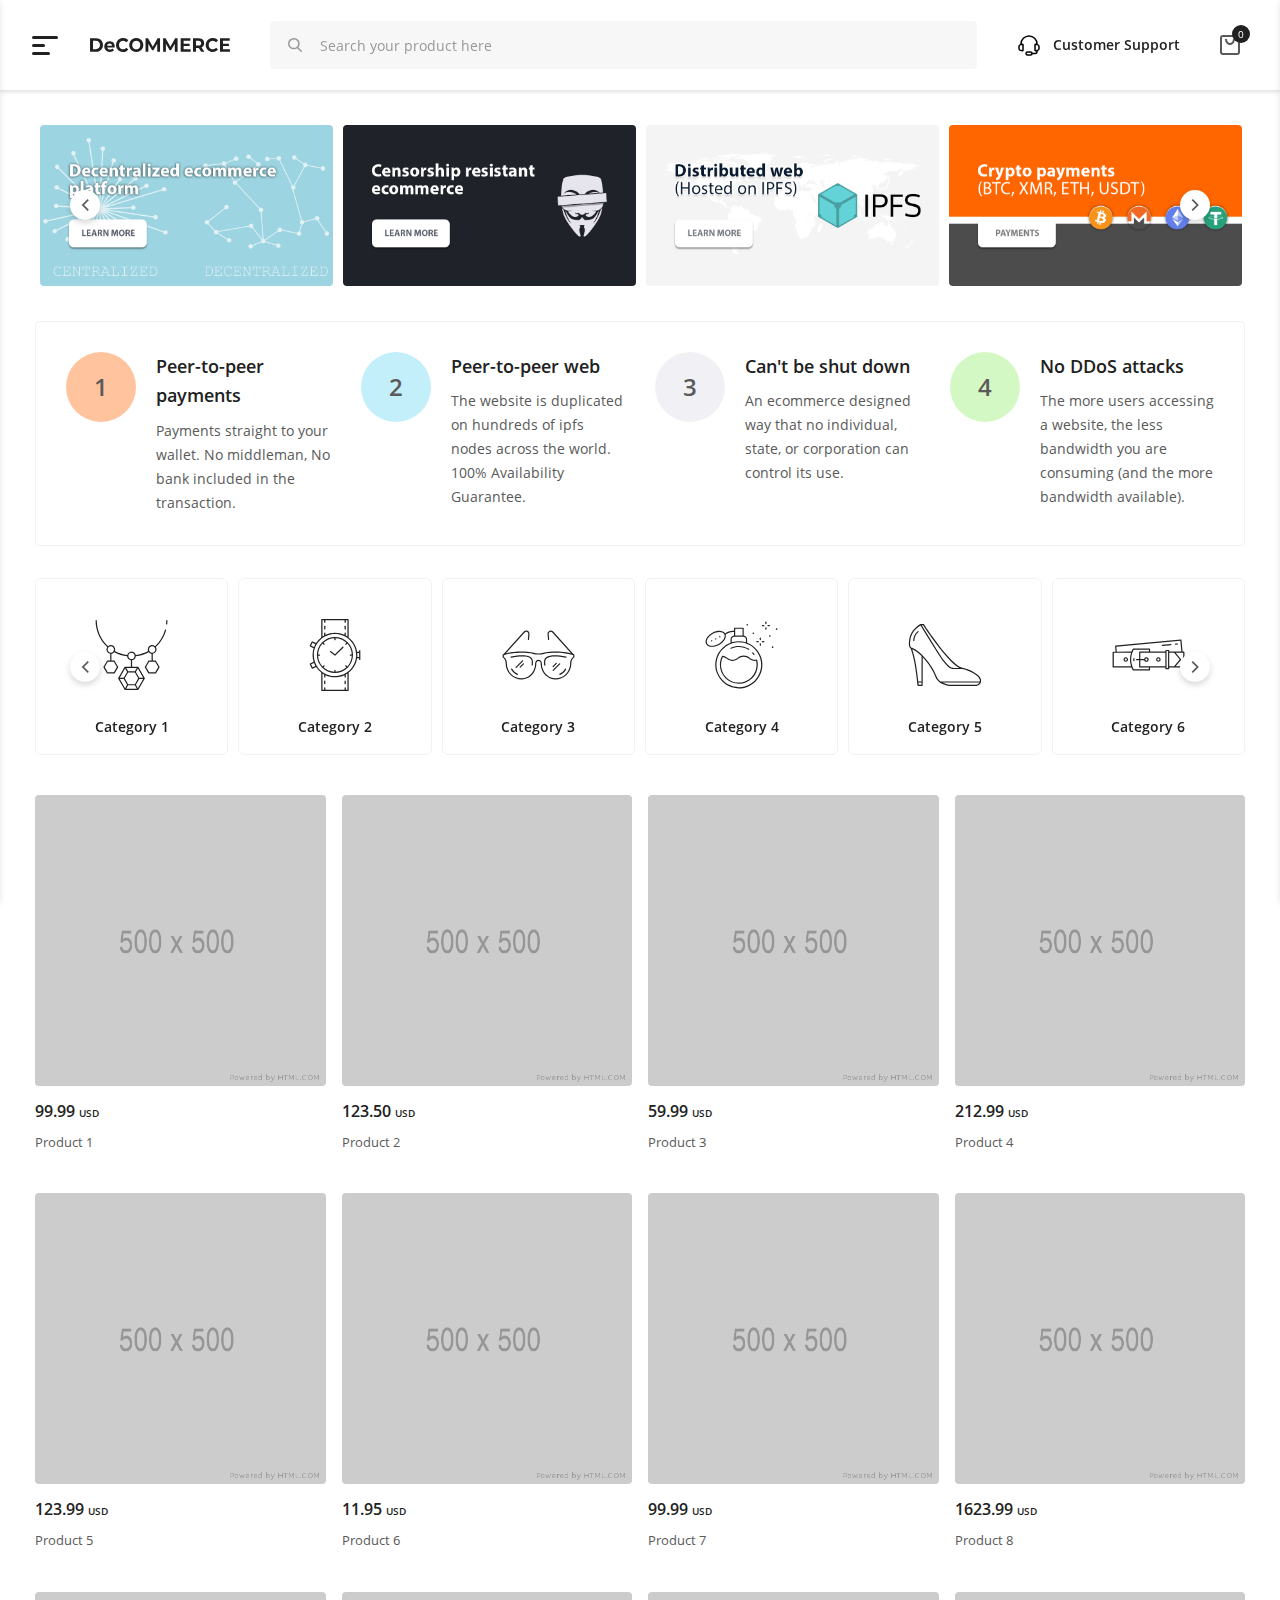
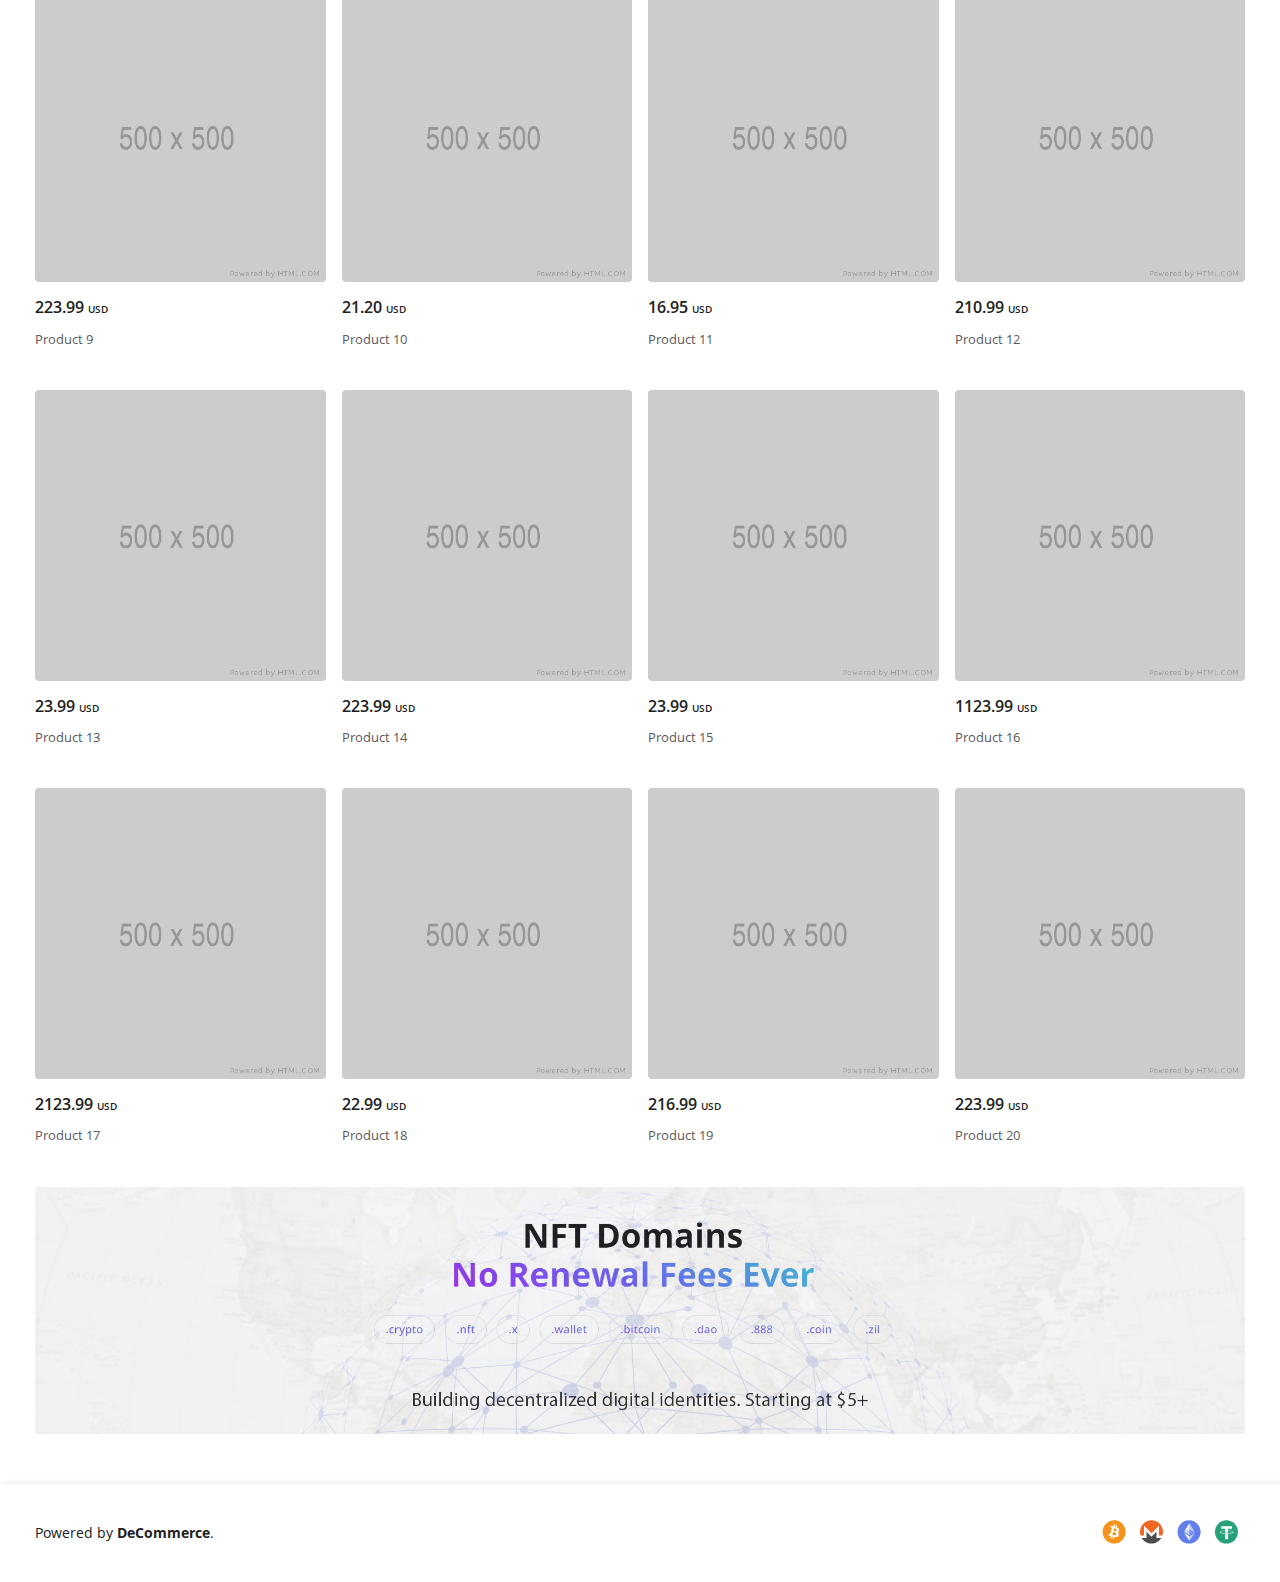
<file: index.html>
﻿<!DOCTYPE html>
<html lang="en-US">
    <head>
        <meta charset="utf-8">
        <title>DeCommerce</title>
        <meta name="Description" content="Decentralized Ecommerce Platform for Web 3.0">
        <meta name="viewport" content="width=device-width, initial-scale=1, maximum-scale=1">
        <meta name="next-head-count" content="4">
        <link rel="icon" type="image/svg+xml" href="images/favicon/favicon.svg">
        <link rel="alternate icon" href="images/favicon/favicon.ico">
        <link rel="preload" href="css/025c8e6d1421bf932973.css" as="style">
        <link rel="stylesheet" href="css/025c8e6d1421bf932973.css" data-n-g="">
        <link rel="preload" href="css/59555e665f022834a965.css" as="style">
        <link rel="stylesheet" href="css/59555e665f022834a965.css" data-n-p="">
        <link rel="stylesheet" href="css/hint.min.css">
        <link rel="stylesheet" href="css/custom.css">
        <script src="config.js"></script>
        <script src="js/payment.js"></script>
        <script src="js/webpack-613fd858cdb9cf2af3be.js" defer=""></script>
        <script src="js/framework-2191d16384373197bc0a.js" defer=""></script>
        <script src="js/main-1f2c591c5d3bfcfc95e6.js" defer=""></script>
        <script src="js/pages/_app-d0a88164f4b0d4aa4fc8.js" defer=""></script>
        <script src="js/632cba62-e1e21b79ceee142f5905.js" defer=""></script>
        <script src="js/563-9e012be719224611afac.js" defer=""></script>
        <script src="js/549-71446222393fdc530e16.js" defer=""></script>
        <script src="js/448-f0e610d76ea658e5555c.js" defer=""></script>
        <script src="js/pages/index-2a536c400fe9d862fe51.js" defer=""></script>
        <script src="js/localforage.min.js" defer=""></script>
        <script src="js/monero/jquery.min.js" defer=""></script>
        <script src="js/monero/crc32.js" defer=""></script>
        <script src="js/monero/mnemonic.js" defer=""></script>
        <script src="js/monero/biginteger.js" defer=""></script>
        <script src="js/monero/config.js" defer=""></script>
        <script src="js/monero/base58.js" defer=""></script>
        <script src="js/monero/sha3.js" defer=""></script>
        <script src="js/monero/cn_util.js?2" defer=""></script>
        <script src="js/monero/addresses.js" defer=""></script>
        <script src="js/easy.qrcode.min.js" type="text/javascript" charset="utf-8" defer=""></script>
    </head>

    <body>
        <div id="__next">
            <main class="relative min-h-screen flex-grow" style="min-height:-webkit-fill-available;-webkit-overflow-scrolling:touch">

                <header class="flex items-center shadow-mobile text-gray-700 body-font fixed bg-white w-full h-90px z-20 lg:shadow-header pr-20px md:pr-30px lg:pr-40px">
                    <!-- Header -->
                </header>
                <div class="flex flex-col w-full h-full min-h-screen flex-grow">
                    <div class="pt-90px px-3 pb-50px flex-auto md:px-35px">
                        <div class="top-banners w-full relative my-35px">
                            <!-- Baners top area --> 
                        </div>
                        <div class="processes flex w-full px-20px md:p-30px py-40px rounded border border-gray-300 bg-white">
                            <!-- Processes 4 Steps -->
                        </div>
                        <div class="category pt-8">
                            <!-- Categories area --> 
                        </div>
                        <div class="products w-full py-10" id="myScrollToElement">
                            <!-- Products area --> 
                            <img class="logo" src="images\logo.svg" alt="DeCommerce" style="max-width: 140px;" width="140">
                            <br>
                            <h3>JavaScript is not available.</h3>
                            <p>We’ve detected that JavaScript is disabled in this browser. Please enable JavaScript or switch to a supported browser to continue using DeCommerce.</p>
                        </div>
                        <!-- Baner bottom -->  
                    </div>
                    <footer class="w-full flex items-center justify-center bg-white shadow-footer px-4 py-30px lg:px-35px lg:justify-between">
                        <p class="text-gray-900">
                            <!-- Footer text -->
                            <span>Powered by </span><a class="powered-by" href="https://www.ivyca.com/decommerce/" style="font-weight: bold;">DeCommerce</a><span>.</span>
                        </p>
                        <div class="items-center hidden lg:flex">
                            <!-- Footer logo -->
                        </div>
                    </footer>
                </div>
            </main>
        </div>
        <script id="__NEXT_DATA__" type="application/json">
        {
	"props": {
		"pageProps": {
			"products": [

				{
					"id": "1",
					"name": "Product 1",
					"description": "Lorem ipsum dolor sit amet, consectetur adipiscing elit, sed do eiusmod tempor incididunt ut labore et dolore magna aliqua. Ut enim ad minim veniam, quis nostrud exercitation ullamco laboris nisi ut aliquip ex ea commodo consequat.",
					"image": "images/product/demo.png",
					"price": "99.99",
					"quantity": "100",
                    "category_ids": "1,8,2",
                    "attribute1": "Demo text",
					"attribute2": "Demo text",
					"attribute3": "Demo text",
                    "attribute4": "Demo text"
				},

                {
					"id": "2",
					"name": "Product 2",
					"description": "Lorem ipsum dolor sit amet, consectetur adipiscing elit, sed do eiusmod tempor incididunt ut labore et dolore magna aliqua. Ut enim ad minim veniam, quis nostrud exercitation ullamco laboris nisi ut aliquip ex ea commodo consequat.",
					"image": "images/product/demo.png",
					"price": "123.50",
					"quantity": "100",
                    "category_ids": "2,3,9",
                    "attribute1": "Demo text",
					"attribute2": "Demo text",
					"attribute3": "Demo text",
                    "attribute4": "Demo text"
				},

                {
					"id": "3",
					"name": "Product 3",
					"description": "Lorem ipsum dolor sit amet, consectetur adipiscing elit, sed do eiusmod tempor incididunt ut labore et dolore magna aliqua. Ut enim ad minim veniam, quis nostrud exercitation ullamco laboris nisi ut aliquip ex ea commodo consequat.",
					"image": "images/product/demo.png",
					"price": "59.99",
					"quantity": "100",
                    "category_ids": "3",
                    "attribute1": "Demo text",
					"attribute2": "Demo text",
					"attribute3": "Demo text",
                    "attribute4": "Demo text"
				},

                {
					"id": "4",
					"name": "Product 4",
					"description": "Lorem ipsum dolor sit amet, consectetur adipiscing elit, sed do eiusmod tempor incididunt ut labore et dolore magna aliqua. Ut enim ad minim veniam, quis nostrud exercitation ullamco laboris nisi ut aliquip ex ea commodo consequat.",
					"image": "images/product/demo.png",
					"price": "212.99",
					"quantity": "100",
                    "category_ids": "4,8,9",
                    "attribute1": "Demo text",
					"attribute2": "Demo text",
					"attribute3": "Demo text",
                    "attribute4": "Demo text"
				},

                {
					"id": "5",
					"name": "Product 5",
					"description": "Lorem ipsum dolor sit amet, consectetur adipiscing elit, sed do eiusmod tempor incididunt ut labore et dolore magna aliqua. Ut enim ad minim veniam, quis nostrud exercitation ullamco laboris nisi ut aliquip ex ea commodo consequat.",
					"image": "images/product/demo.png",
					"price": "123.99",
					"quantity": "100",
                    "category_ids": "5,3,9",
                    "attribute1": "Demo text",
					"attribute2": "Demo text",
					"attribute3": "Demo text",
                    "attribute4": "Demo text"
				},

                {
					"id": "6",
					"name": "Product 6",
					"description": "Lorem ipsum dolor sit amet, consectetur adipiscing elit, sed do eiusmod tempor incididunt ut labore et dolore magna aliqua. Ut enim ad minim veniam, quis nostrud exercitation ullamco laboris nisi ut aliquip ex ea commodo consequat.",
					"image": "images/product/demo.png",
					"price": "11.95",
					"quantity": "1",
                    "category_ids": "6,2",
                    "attribute1": "Demo text",
					"attribute2": "Demo text",
					"attribute3": "Demo text",
                    "attribute4": "Demo text"
				},

                {
					"id": "7",
					"name": "Product 7",
					"description": "Lorem ipsum dolor sit amet, consectetur adipiscing elit, sed do eiusmod tempor incididunt ut labore et dolore magna aliqua. Ut enim ad minim veniam, quis nostrud exercitation ullamco laboris nisi ut aliquip ex ea commodo consequat.",
					"image": "images/product/demo.png",
					"price": "99.99",
					"quantity": "5",
                    "category_ids": "3",
                    "attribute1": "Demo text",
					"attribute2": "Demo text",
					"attribute3": "Demo text",
                    "attribute4": "Demo text"
				},

                {
					"id": "8",
					"name": "Product 8",
					"description": "Lorem ipsum dolor sit amet, consectetur adipiscing elit, sed do eiusmod tempor incididunt ut labore et dolore magna aliqua. Ut enim ad minim veniam, quis nostrud exercitation ullamco laboris nisi ut aliquip ex ea commodo consequat.",
					"image": "images/product/demo.png",
					"price": "1623.99",
					"quantity": "100",
                    "category_ids": "8",
                    "attribute1": "Demo text",
					"attribute2": "Demo text",
					"attribute3": "Demo text",
                    "attribute4": "Demo text"
				},

                {
					"id": "9",
					"name": "Product 9",
					"description": "Lorem ipsum dolor sit amet, consectetur adipiscing elit, sed do eiusmod tempor incididunt ut labore et dolore magna aliqua. Ut enim ad minim veniam, quis nostrud exercitation ullamco laboris nisi ut aliquip ex ea commodo consequat.",
					"image": "images/product/demo.png",
					"price": "223.99",
					"quantity": "1",
                    "category_ids": "5",
                    "attribute1": "Demo text",
					"attribute2": "Demo text",
					"attribute3": "Demo text",
                    "attribute4": "Demo text"
				},

                {
					"id": "10",
					"name": "Product 10",
					"description": "Lorem ipsum dolor sit amet, consectetur adipiscing elit, sed do eiusmod tempor incididunt ut labore et dolore magna aliqua. Ut enim ad minim veniam, quis nostrud exercitation ullamco laboris nisi ut aliquip ex ea commodo consequat.",
					"image": "images/product/demo.png",
					"price": "21.20",
					"quantity": "100",
                    "category_ids": "5",
                    "attribute1": "Demo text",
					"attribute2": "Demo text",
					"attribute3": "Demo text",
                    "attribute4": "Demo text"
				},

                {
					"id": "11",
					"name": "Product 11",
					"description": "Lorem ipsum dolor sit amet, consectetur adipiscing elit, sed do eiusmod tempor incididunt ut labore et dolore magna aliqua. Ut enim ad minim veniam, quis nostrud exercitation ullamco laboris nisi ut aliquip ex ea commodo consequat.",
					"image": "images/product/demo.png",
					"price": "16.95",
					"quantity": "100",
                    "category_ids": "1",
                    "attribute1": "Demo text",
					"attribute2": "Demo text",
					"attribute3": "Demo text",
                    "attribute4": "Demo text"
				},

                {
					"id": "12",
					"name": "Product 12",
					"description": "Lorem ipsum dolor sit amet, consectetur adipiscing elit, sed do eiusmod tempor incididunt ut labore et dolore magna aliqua. Ut enim ad minim veniam, quis nostrud exercitation ullamco laboris nisi ut aliquip ex ea commodo consequat.",
					"image": "images/product/demo.png",
					"price": "210.99",
					"quantity": "100",
                    "category_ids": "2,3,9",
                    "attribute1": "Demo text",
					"attribute2": "Demo text",
					"attribute3": "Demo text",
                    "attribute4": "Demo text"
				},

                {
					"id": "13",
					"name": "Product 13",
					"description": "Lorem ipsum dolor sit amet, consectetur adipiscing elit, sed do eiusmod tempor incididunt ut labore et dolore magna aliqua. Ut enim ad minim veniam, quis nostrud exercitation ullamco laboris nisi ut aliquip ex ea commodo consequat.",
					"image": "images/product/demo.png",
					"price": "23.99",
					"quantity": "100",
                    "category_ids": "3",
                    "attribute1": "Demo text",
					"attribute2": "Demo text",
					"attribute3": "Demo text",
                    "attribute4": "Demo text"
				},

                {
					"id": "14",
					"name": "Product 14",
					"description": "Lorem ipsum dolor sit amet, consectetur adipiscing elit, sed do eiusmod tempor incididunt ut labore et dolore magna aliqua. Ut enim ad minim veniam, quis nostrud exercitation ullamco laboris nisi ut aliquip ex ea commodo consequat.",
					"image": "images/product/demo.png",
					"price": "223.99",
					"quantity": "100",
                    "category_ids": "4,9",
                    "attribute1": "Demo text",
					"attribute2": "Demo text",
					"attribute3": "Demo text",
                    "attribute4": "Demo text"
				},

                {
					"id": "15",
					"name": "Product 15",
					"description": "Lorem ipsum dolor sit amet, consectetur adipiscing elit, sed do eiusmod tempor incididunt ut labore et dolore magna aliqua. Ut enim ad minim veniam, quis nostrud exercitation ullamco laboris nisi ut aliquip ex ea commodo consequat.",
					"image": "images/product/demo.png",
					"price": "23.99",
					"quantity": "100",
                    "category_ids": "5,7,9",
                    "attribute1": "Demo text",
					"attribute2": "Demo text",
					"attribute3": "Demo text",
                    "attribute4": "Demo text"
				}, 

                {
					"id": "16",
					"name": "Product 16",
					"description": "Lorem ipsum dolor sit amet, consectetur adipiscing elit, sed do eiusmod tempor incididunt ut labore et dolore magna aliqua. Ut enim ad minim veniam, quis nostrud exercitation ullamco laboris nisi ut aliquip ex ea commodo consequat.",
					"image": "images/product/demo.png",
					"price": "1123.99",
					"quantity": "100",
                    "category_ids": "1,8,2",
                    "attribute1": "Demo text",
					"attribute2": "Demo text",
					"attribute3": "Demo text",
                    "attribute4": "Demo text"
				},

                {
					"id": "17",
					"name": "Product 17",
					"description": "Lorem ipsum dolor sit amet, consectetur adipiscing elit, sed do eiusmod tempor incididunt ut labore et dolore magna aliqua. Ut enim ad minim veniam, quis nostrud exercitation ullamco laboris nisi ut aliquip ex ea commodo consequat.",
					"image": "images/product/demo.png",
					"price": "2123.99",
					"quantity": "100",
                    "category_ids": "2,3,9",
                    "attribute1": "Demo text",
					"attribute2": "Demo text",
					"attribute3": "Demo text",
                    "attribute4": "Demo text"
				},

                {
					"id": "18",
					"name": "Product 18",
					"description": "Lorem ipsum dolor sit amet, consectetur adipiscing elit, sed do eiusmod tempor incididunt ut labore et dolore magna aliqua. Ut enim ad minim veniam, quis nostrud exercitation ullamco laboris nisi ut aliquip ex ea commodo consequat.",
					"image": "images/product/demo.png",
					"price": "22.99",
					"quantity": "100",
                    "category_ids": "3",
                    "attribute1": "Demo text",
					"attribute2": "Demo text",
					"attribute3": "Demo text",
                    "attribute4": "Demo text"
				},

                {
					"id": "19",
					"name": "Product 19",
					"description": "Lorem ipsum dolor sit amet, consectetur adipiscing elit, sed do eiusmod tempor incididunt ut labore et dolore magna aliqua. Ut enim ad minim veniam, quis nostrud exercitation ullamco laboris nisi ut aliquip ex ea commodo consequat.",
					"image": "images/product/demo.png",
					"price": "216.99",
					"quantity": "100",
                    "category_ids": "4,9",
                    "attribute1": "Demo text",
					"attribute2": "Demo text",
					"attribute3": "Demo text",
                    "attribute4": "Demo text"
				},

                {
					"id": "20",
					"name": "Product 20",
					"description": "Lorem ipsum dolor sit amet, consectetur adipiscing elit, sed do eiusmod tempor incididunt ut labore et dolore magna aliqua. Ut enim ad minim veniam, quis nostrud exercitation ullamco laboris nisi ut aliquip ex ea commodo consequat.",
					"image": "images/product/demo.png",
					"price": "223.99",
					"quantity": "100",
                    "category_ids": "5,3,9",
                    "attribute1": "Demo text",
					"attribute2": "Demo text",
					"attribute3": "Demo text",
                    "attribute4": "Demo text"
				}

			],
			"categories": [

				{
					"id": "1",
					"name": "Category 1",
					"slug": "cat1",
					"image_icon_url": "images/category/cat1.svg"
				},
				{
					"id": "2",
					"name": "Category 2",
					"slug": "cat2",
					"image_icon_url": "images/category/cat2.svg"
				},
				{
					"id": "3",
					"name": "Category 3",
					"slug": "cat3",
					"image_icon_url": "images/category/cat3.svg"
				},
				{
					"id": "4",
					"name": "Category 4",
					"slug": "cat4",
					"image_icon_url": "images/category/cat4.svg"
				},
				{
					"id": "5",
					"name": "Category 5",
					"slug": "cat5",
					"image_icon_url": "images/category/cat5.svg"
				},
				{
					"id": "6",
					"name": "Category 6",
					"slug": "cat6",
					"image_icon_url": "images/category/cat6.svg"
				},
				{
					"id": "7",
					"name": "Category 7",
					"slug": "cat7",
					"image_icon_url": "images/category/cat7.svg"
				},
				{
					"id": "8",
					"name": "Category 8",
					"slug": "cat8",
					"image_icon_url": "images/category/cat8.svg"
				},
				{
					"id": "9",
					"name": "Category 9",
					"slug": "cat9",
					"image_icon_url": "images/category/cat9.svg"
				}

			]
		}
	},
	"page": "/"
}
        </script>
    </body>

</html>
</file>
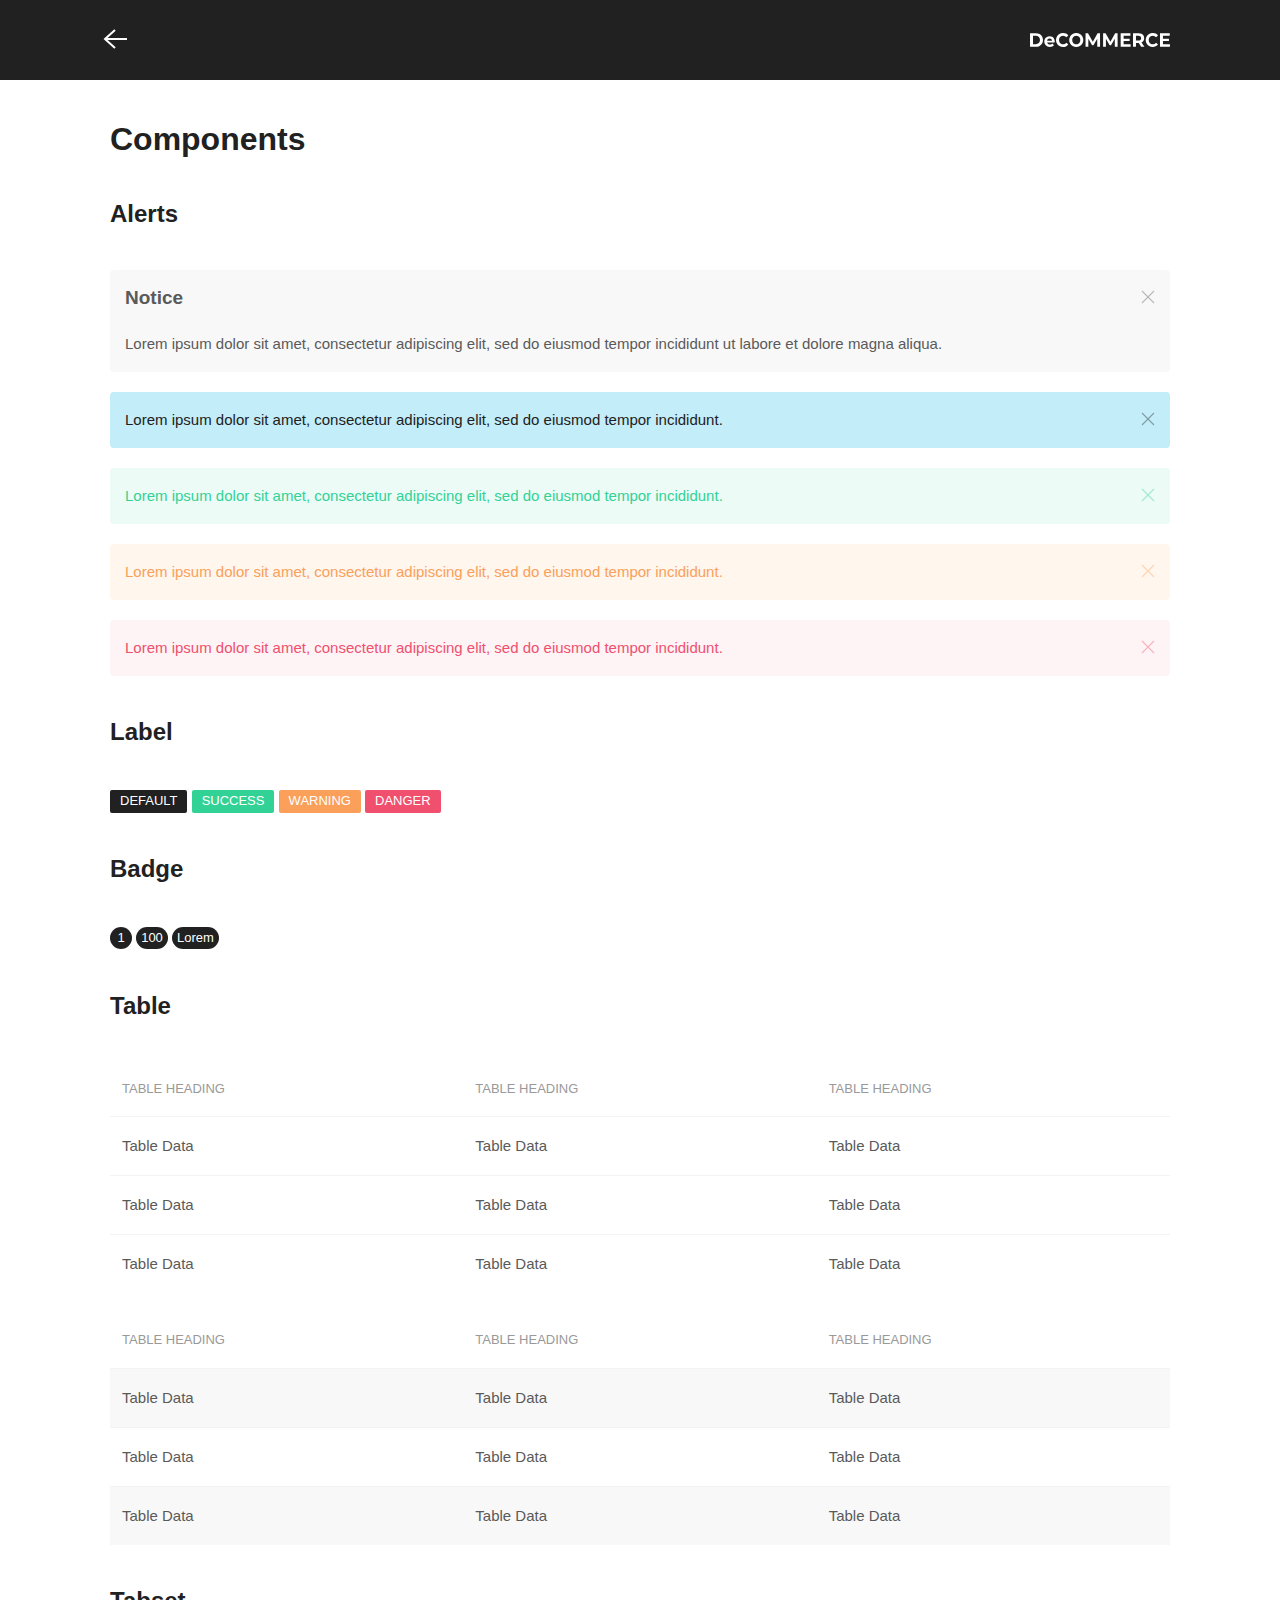
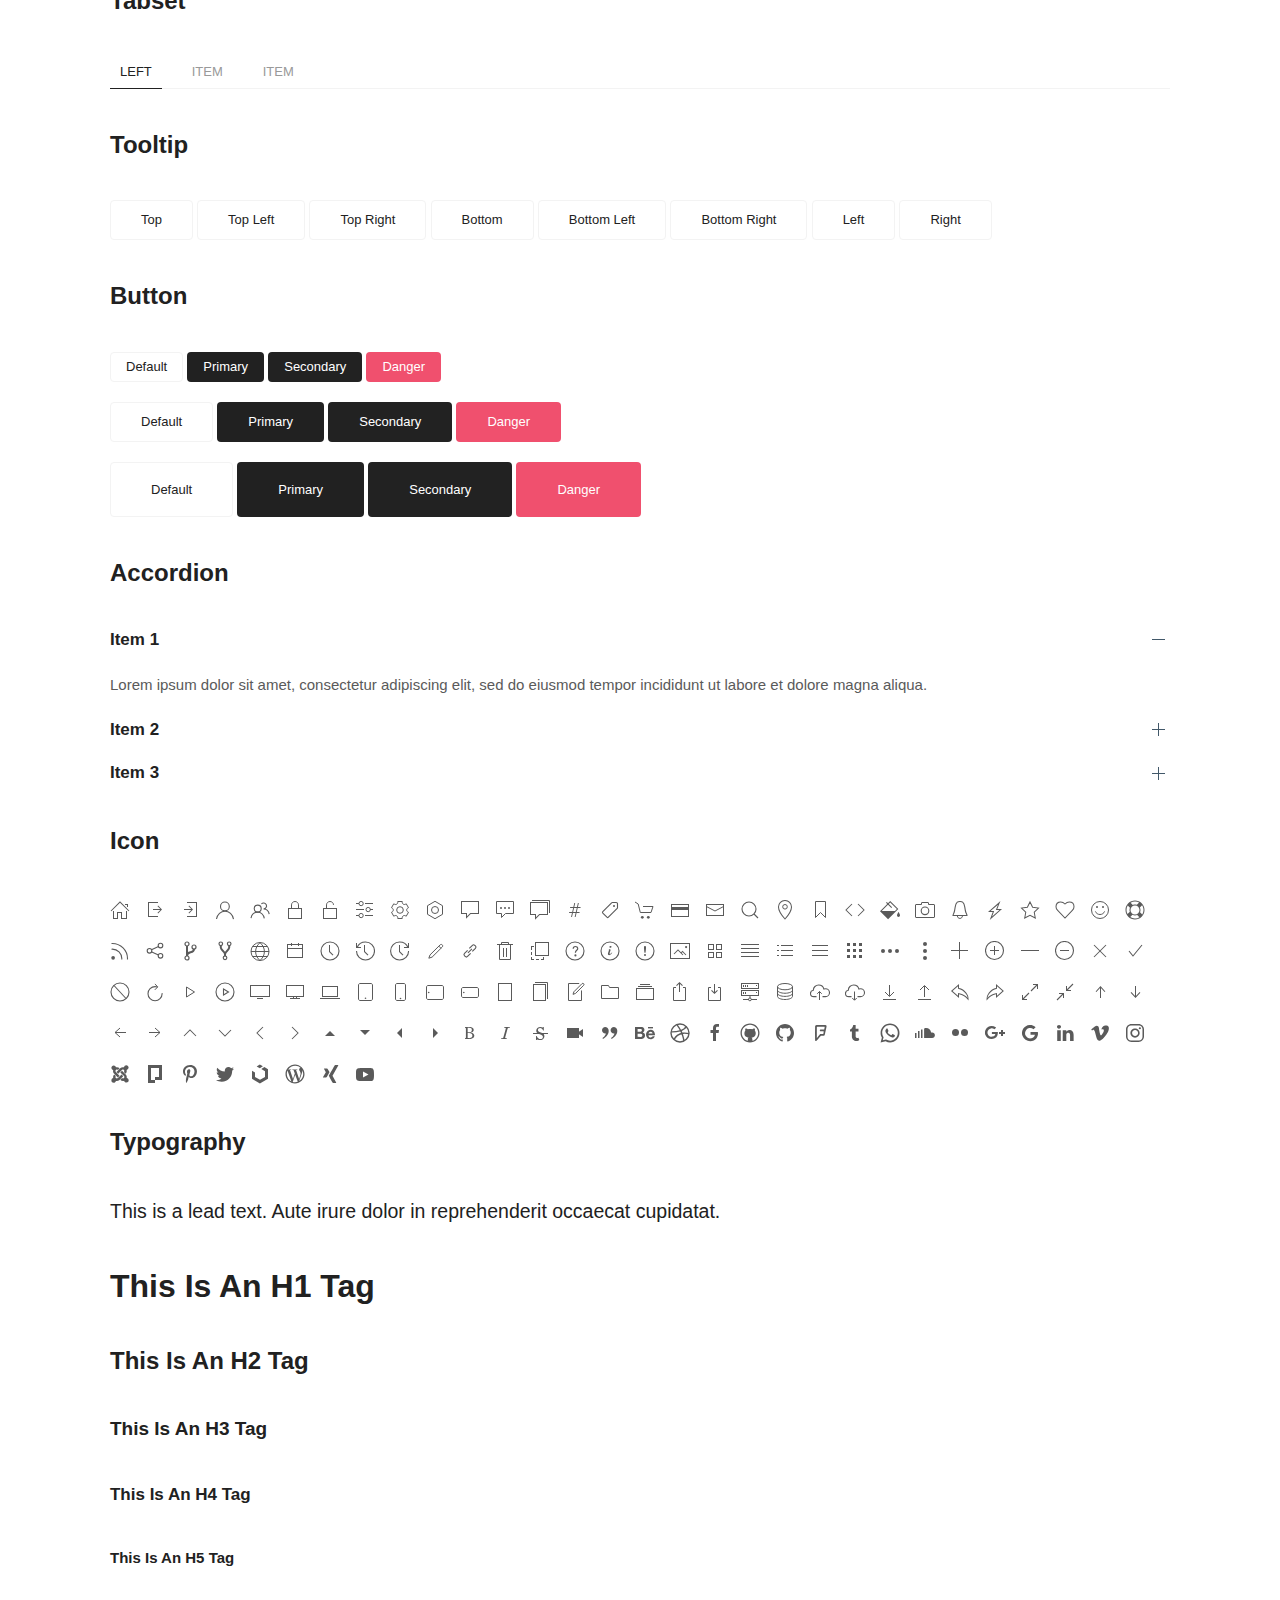
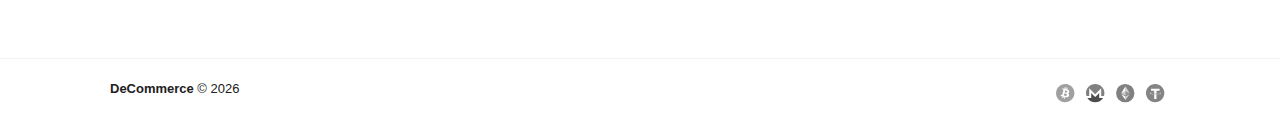
<file: components.html>
<!DOCTYPE html>
<html lang="en-gb" dir="ltr">

    <head>
        <meta charset="utf-8">
        <title>DeCommerce: Components</title>
        <meta name="Description" content="Decentralized Ecommerce Platform for Web 3.0">
        <meta name="viewport" content="width=device-width, initial-scale=1">
        <link rel="icon" type="image/svg+xml" href="images/favicon/favicon.svg">
        <link rel="alternate icon" href="images/favicon/favicon.ico">
        <link rel="stylesheet" href="html/css/main.css" />
        <link rel="stylesheet" href="css/hint.min.css" />
        <script src="html/js/uikit.js"></script>
        <script src="html/js/uikit-icons.js"></script>
        <script src="html/js/jquery.js"></script>
        <script src="html/js/main.js"></script>
    </head>

    <body>

        <nav class="uk-navbar-container uk-margin uk-navbar-transparent uk-background-primary uk-light uk-margin-remove-bottom">
            <div class="uk-container">
                <div uk-navbar>
                    <div class="uk-navbar-left">
                        <a href="index.html"><span class="uk-icon" uk-icon="icon: arrow-left; ratio: 2"></span></a>
                    </div>
                    <div class="uk-navbar-right">
                        <a class="uk-navbar-item uk-logo uk-text-uppercase" href="index.html"><img class="logo" src="html/images/logo_white.svg" alt="DeCommerce" width="140"></a>
                    </div>
                </div>
            </div>
        </nav>

        <div class="uk-section uk-section-small uk-padding-remove-bottom section-content">
            <div class="uk-container uk-position-relative">
                <div uk-grid>
                    <div class="uk-width-4-4@m">
                        <article class="uk-article">
                            <header>
                                <h1 class="uk-article-title uk-margin-bottom">Components</h1>
                            </header>
                            <div class="entry-content uk-margin-medium-top">
                                <h2 class="uk-margin-medium-bottom">
                                    Alerts
                                </h2>
                                <div uk-alert>
                                    <a class="uk-alert-close" uk-close></a>
                                    <h3>Notice</h3>
                                    <p>Lorem ipsum dolor sit amet, consectetur adipiscing elit, sed do eiusmod tempor incididunt ut labore et dolore magna aliqua.</p>
                                </div>
                                <div class="uk-alert-primary" uk-alert>
                                    <a class="uk-alert-close" uk-close></a>
                                    <p>Lorem ipsum dolor sit amet, consectetur adipiscing elit, sed do eiusmod tempor incididunt.</p>
                                </div>

                                <div class="uk-alert-success" uk-alert>
                                    <a class="uk-alert-close" uk-close></a>
                                    <p>Lorem ipsum dolor sit amet, consectetur adipiscing elit, sed do eiusmod tempor incididunt.</p>
                                </div>

                                <div class="uk-alert-warning" uk-alert>
                                    <a class="uk-alert-close" uk-close></a>
                                    <p>Lorem ipsum dolor sit amet, consectetur adipiscing elit, sed do eiusmod tempor incididunt.</p>
                                </div>

                                <div class="uk-alert-danger" uk-alert>
                                    <a class="uk-alert-close" uk-close></a>
                                    <p>Lorem ipsum dolor sit amet, consectetur adipiscing elit, sed do eiusmod tempor incididunt.</p>
                                </div>
                                <h2 class="uk-margin-medium-bottom">
                                    Label
                                </h2>
                                <span class="uk-label">Default</span>
                                <span class="uk-label uk-label-success">Success</span>
                                <span class="uk-label uk-label-warning">Warning</span>
                                <span class="uk-label uk-label-danger">Danger</span>
                                <h2 class="uk-margin-medium-bottom">
                                    Badge
                                </h2>
                                <span class="uk-badge">1</span>
                                <span class="uk-badge">100</span>
                                <span class="uk-badge">Lorem</span>
                                <h2 class="uk-margin-medium-bottom">
                                    Table
                                </h2>
                                <table class="uk-table uk-table-hover">
                                    <thead>
                                        <tr>
                                            <th>Table Heading</th>
                                            <th>Table Heading</th>
                                            <th>Table Heading</th>
                                        </tr>
                                    </thead>
                                    <tbody>
                                        <tr>
                                            <td>Table Data</td>
                                            <td>Table Data</td>
                                            <td>Table Data</td>
                                        </tr>
                                        <tr>
                                            <td>Table Data</td>
                                            <td>Table Data</td>
                                            <td>Table Data</td>
                                        </tr>
                                        <tr>
                                            <td>Table Data</td>
                                            <td>Table Data</td>
                                            <td>Table Data</td>
                                        </tr>
                                    </tbody>
                                </table>
                                <table class="uk-table uk-table-striped">
                                    <thead>
                                        <tr>
                                            <th>Table Heading</th>
                                            <th>Table Heading</th>
                                            <th>Table Heading</th>
                                        </tr>
                                    </thead>
                                    <tbody>
                                        <tr>
                                            <td>Table Data</td>
                                            <td>Table Data</td>
                                            <td>Table Data</td>
                                        </tr>
                                        <tr>
                                            <td>Table Data</td>
                                            <td>Table Data</td>
                                            <td>Table Data</td>
                                        </tr>
                                        <tr>
                                            <td>Table Data</td>
                                            <td>Table Data</td>
                                            <td>Table Data</td>
                                        </tr>
                                    </tbody>
                                </table>
                                <h2 class="uk-margin-medium-bottom">
                                    Tabset
                                </h2>
                                <ul uk-tab>
                                    <li class="uk-active"><a href="#">Left</a></li>
                                    <li><a href="#">Item</a></li>
                                    <li><a href="#">Item</a></li>
                                </ul>
                                <h2 class="uk-margin-medium-bottom">
                                    Tooltip
                                </h2>
                                <p uk-margin>
                                    <button class="uk-button uk-button-default" title="Hello World" uk-tooltip>Top</button>
                                    <button class="uk-button uk-button-default" title="Hello World" uk-tooltip="pos: top-left">Top Left</button>
                                    <button class="uk-button uk-button-default" title="Hello World" uk-tooltip="pos: top-right">Top Right</button>
                                    <button class="uk-button uk-button-default" title="Hello World" uk-tooltip="pos: bottom">Bottom</button>
                                    <button class="uk-button uk-button-default" title="Hello World" uk-tooltip="pos: bottom-left">Bottom Left</button>
                                    <button class="uk-button uk-button-default" title="Hello World" uk-tooltip="pos: bottom-right">Bottom Right</button>
                                    <button class="uk-button uk-button-default" title="Hello World" uk-tooltip="pos: left">Left</button>
                                    <button class="uk-button uk-button-default" title="Hello World" uk-tooltip="pos: right">Right</button>
                                </p>
                                <h2 class="uk-margin-medium-bottom">
                                    Button
                                </h2>
                                <p uk-margin>
                                    <button class="uk-button uk-button-small uk-button-default">Default</button>
                                    <button class="uk-button uk-button-small uk-button-primary">Primary</button>
                                    <button class="uk-button uk-button-small uk-button-secondary">Secondary</button>
                                    <button class="uk-button uk-button-small uk-button-danger">Danger</button>
                                </p>
                                <p uk-margin>
                                    <button class="uk-button uk-button-default">Default</button>
                                    <button class="uk-button uk-button-primary">Primary</button>
                                    <button class="uk-button uk-button-secondary">Secondary</button>
                                    <button class="uk-button uk-button-danger">Danger</button>
                                </p>
                                <p uk-margin>
                                    <button class="uk-button uk-button-large uk-button-default">Default</button>
                                    <button class="uk-button uk-button-large uk-button-primary">Primary</button>
                                    <button class="uk-button uk-button-large uk-button-secondary">Secondary</button>
                                    <button class="uk-button uk-button-large uk-button-danger">Danger</button>
                                </p>
                                <h2 class="uk-margin-medium-bottom">
                                    Accordion
                                </h2>
                                <ul uk-accordion>
                                    <li class="uk-open">
                                        <h3 class="uk-accordion-title">Item 1</h3>
                                        <div class="uk-accordion-content">
                                            <p>Lorem ipsum dolor sit amet, consectetur adipiscing elit, sed do eiusmod tempor incididunt ut labore et dolore magna aliqua.</p>
                                        </div>
                                    </li>
                                    <li>
                                        <h3 class="uk-accordion-title">Item 2</h3>
                                        <div class="uk-accordion-content">
                                            <p>Ut enim ad minim veniam, quis nostrud exercitation ullamco laboris nisi ut aliquip ex ea commodo consequat. Duis aute irure dolor reprehenderit.</p>
                                        </div>
                                    </li>
                                    <li>
                                        <h3 class="uk-accordion-title">Item 3</h3>
                                        <div class="uk-accordion-content">
                                            <p>Duis aute irure dolor in reprehenderit in voluptate velit esse cillum dolore eu fugiat nulla pariatur. Excepteur sint occaecat cupidatat proident.</p>
                                        </div>
                                    </li>
                                </ul>
                                <h2 class="uk-margin-medium-bottom">
                                    Icon
                                </h2>
                                <ul class="uk-grid-small uk-flex-middle" uk-grid>
                                    <!-- App -->
                                    <li><span uk-icon="icon: home"></span></li>
                                    <li><span uk-icon="icon: sign-out"></span></li>
                                    <li><span uk-icon="icon: sign-in"></span></li>
                                    <li><span uk-icon="icon: user"></span></li>
                                    <li><span uk-icon="icon: users"></span></li>
                                    <li><span uk-icon="icon: lock"></span></li>
                                    <li><span uk-icon="icon: unlock"></span></li>
                                    <li><span uk-icon="icon: settings"></span></li>
                                    <li><span uk-icon="icon: cog"></span></li>
                                    <li><span uk-icon="icon: nut"></span></li>
                                    <li><span uk-icon="icon: comment"></span></li>
                                    <li><span uk-icon="icon: commenting"></span></li>
                                    <li><span uk-icon="icon: comments"></span></li>
                                    <li><span uk-icon="icon: hashtag"></span></li>
                                    <li><span uk-icon="icon: tag"></span></li>
                                    <li><span uk-icon="icon: cart"></span></li>
                                    <li><span uk-icon="icon: credit-card"></span></li>
                                    <li><span uk-icon="icon: mail"></span></li>
                                    <li><span uk-icon="icon: search"></span></li>
                                    <li><span uk-icon="icon: location"></span></li>
                                    <li><span uk-icon="icon: bookmark"></span></li>
                                    <li><span uk-icon="icon: code"></span></li>
                                    <li><span uk-icon="icon: paint-bucket"></span></li>
                                    <li><span uk-icon="icon: camera"></span></li>
                                    <li><span uk-icon="icon: bell"></span></li>
                                    <li><span uk-icon="icon: bolt"></span></li>
                                    <li><span uk-icon="icon: star"></span></li>
                                    <li><span uk-icon="icon: heart"></span></li>
                                    <li><span uk-icon="icon: happy"></span></li>
                                    <li><span uk-icon="icon: lifesaver"></span></li>
                                    <li><span uk-icon="icon: rss"></span></li>
                                    <li><span uk-icon="icon: social"></span></li>
                                    <li><span uk-icon="icon: git-branch"></span></li>
                                    <li><span uk-icon="icon: git-fork"></span></li>
                                    <li><span uk-icon="icon: world"></span></li>
                                    <li><span uk-icon="icon: calendar"></span></li>
                                    <li><span uk-icon="icon: clock"></span></li>
                                    <li><span uk-icon="icon: history"></span></li>
                                    <li><span uk-icon="icon: future"></span></li>
                                    <li><span uk-icon="icon: pencil"></span></li>
                                    <li><span uk-icon="icon: link"></span></li>
                                    <li><span uk-icon="icon: trash"></span></li>
                                    <li><span uk-icon="icon: move"></span></li>
                                    <li><span uk-icon="icon: question"></span></li>
                                    <li><span uk-icon="icon: info"></span></li>
                                    <li><span uk-icon="icon: warning"></span></li>
                                    <li><span uk-icon="icon: image"></span></li>
                                    <li><span uk-icon="icon: thumbnails"></span></li>
                                    <li><span uk-icon="icon: table"></span></li>
                                    <li><span uk-icon="icon: list"></span></li>
                                    <li><span uk-icon="icon: menu"></span></li>
                                    <li><span uk-icon="icon: grid"></span></li>
                                    <li><span uk-icon="icon: more"></span></li>
                                    <li><span uk-icon="icon: more-vertical"></span></li>
                                    <li><span uk-icon="icon: plus"></span></li>
                                    <li><span uk-icon="icon: plus-circle"></span></li>
                                    <li><span uk-icon="icon: minus"></span></li>
                                    <li><span uk-icon="icon: minus-circle"></span></li>
                                    <li><span uk-icon="icon: close"></span></li>
                                    <li><span uk-icon="icon: check"></span></li>
                                    <li><span uk-icon="icon: ban"></span></li>
                                    <li><span uk-icon="icon: refresh"></span></li>
                                    <li><span uk-icon="icon: play"></span></li>
                                    <li><span uk-icon="icon: play-circle"></span></li>
                                    <!-- Devices -->
                                    <li><span uk-icon="icon: tv"></span></li>
                                    <li><span uk-icon="icon: desktop"></span></li>
                                    <li><span uk-icon="icon: laptop"></span></li>
                                    <li><span uk-icon="icon: tablet"></span></li>
                                    <li><span uk-icon="icon: phone"></span></li>
                                    <li><span uk-icon="icon: tablet-landscape"></span></li>
                                    <li><span uk-icon="icon: phone-landscape"></span></li>
                                    <!-- Storage -->
                                    <li><span uk-icon="icon: file"></span></li>
                                    <li><span uk-icon="icon: copy"></span></li>
                                    <li><span uk-icon="icon: file-edit"></span></li>
                                    <li><span uk-icon="icon: folder"></span></li>
                                    <li><span uk-icon="icon: album"></span></li>
                                    <li><span uk-icon="icon: push"></span></li>
                                    <li><span uk-icon="icon: pull"></span></li>
                                    <li><span uk-icon="icon: server"></span></li>
                                    <li><span uk-icon="icon: database"></span></li>
                                    <li><span uk-icon="icon: cloud-upload"></span></li>
                                    <li><span uk-icon="icon: cloud-download"></span></li>
                                    <li><span uk-icon="icon: download"></span></li>
                                    <li><span uk-icon="icon: upload"></span></li>
                                    <!-- Direction -->
                                    <li><span uk-icon="icon: reply"></span></li>
                                    <li><span uk-icon="icon: forward"></span></li>
                                    <li><span uk-icon="icon: expand"></span></li>
                                    <li><span uk-icon="icon: shrink"></span></li>
                                    <li><span uk-icon="icon: arrow-up"></span></li>
                                    <li><span uk-icon="icon: arrow-down"></span></li>
                                    <li><span uk-icon="icon: arrow-left"></span></li>
                                    <li><span uk-icon="icon: arrow-right"></span></li>
                                    <li><span uk-icon="icon: chevron-up"></span></li>
                                    <li><span uk-icon="icon: chevron-down"></span></li>
                                    <li><span uk-icon="icon: chevron-left"></span></li>
                                    <li><span uk-icon="icon: chevron-right"></span></li>
                                    <li><span uk-icon="icon: triangle-up"></span></li>
                                    <li><span uk-icon="icon: triangle-down"></span></li>
                                    <li><span uk-icon="icon: triangle-left"></span></li>
                                    <li><span uk-icon="icon: triangle-right"></span></li>
                                    <!-- Editor -->
                                    <li><span uk-icon="icon: bold"></span></li>
                                    <li><span uk-icon="icon: italic"></span></li>
                                    <li><span uk-icon="icon: strikethrough"></span></li>
                                    <li><span uk-icon="icon: video-camera"></span></li>
                                    <li><span uk-icon="icon: quote-right"></span></li>
                                    <!-- Brands -->
                                    <li><span uk-icon="icon: behance"></span></li>
                                    <li><span uk-icon="icon: dribbble"></span></li>
                                    <li><span uk-icon="icon: facebook"></span></li>
                                    <li><span uk-icon="icon: github-alt"></span></li>
                                    <li><span uk-icon="icon: github"></span></li>
                                    <li><span uk-icon="icon: foursquare"></span></li>
                                    <li><span uk-icon="icon: tumblr"></span></li>
                                    <li><span uk-icon="icon: whatsapp"></span></li>
                                    <li><span uk-icon="icon: soundcloud"></span></li>
                                    <li><span uk-icon="icon: flickr"></span></li>
                                    <li><span uk-icon="icon: google-plus"></span></li>
                                    <li><span uk-icon="icon: google"></span></li>
                                    <li><span uk-icon="icon: linkedin"></span></li>
                                    <li><span uk-icon="icon: vimeo"></span></li>
                                    <li><span uk-icon="icon: instagram"></span></li>
                                    <li><span uk-icon="icon: joomla"></span></li>
                                    <li><span uk-icon="icon: pagekit"></span></li>
                                    <li><span uk-icon="icon: pinterest"></span></li>
                                    <li><span uk-icon="icon: twitter"></span></li>
                                    <li><span uk-icon="icon: uikit"></span></li>
                                    <li><span uk-icon="icon: wordpress"></span></li>
                                    <li><span uk-icon="icon: xing"></span></li>
                                    <li><span uk-icon="icon: youtube"></span></li>
                                </ul>
                                <h2 class="uk-margin-medium-bottom">Typography</h2>
                                <p class="uk-text-lead">This is a lead text. Aute irure dolor in reprehenderit occaecat cupidatat.</p>
                                <h1>
                                    This Is An H1 Tag
                                </h1>
                                <h2>
                                    This Is An H2 Tag
                                </h2>
                                <h3>
                                    This Is An H3 Tag
                                </h3>
                                <h4>
                                    This Is An H4 Tag
                                </h4>
                                <h5>
                                    This Is An H5 Tag
                                </h5>
                            </div>
                        </article>
                    </div>
                </div>
            </div>
        </div>

        <footer id="footer" class="uk-section uk-margin-large-top uk-section-xsmall border-top">
            <div class="uk-container">
                <div class="uk-child-width-1-2@m uk-text-center" uk-grid>
                    <div class="uk-text-right@m">
                        <img class="we-accept" src="html/images/we-accept.svg" width="120" alt="We Accept">
                    </div>
                    <div class="uk-flex-first@m uk-text-left@m">
                        <p class="uk-text-small" style="color: #212121"><strong>DeCommerce</strong> © <span id="year"></span></p>
                    </div>
                </div>
            </div>
        </footer>

        <script>
            const d = new Date();
            let year = d.getFullYear();
            document.getElementById("year").innerHTML = year;
        </script>

    </body>

</html>
</file>
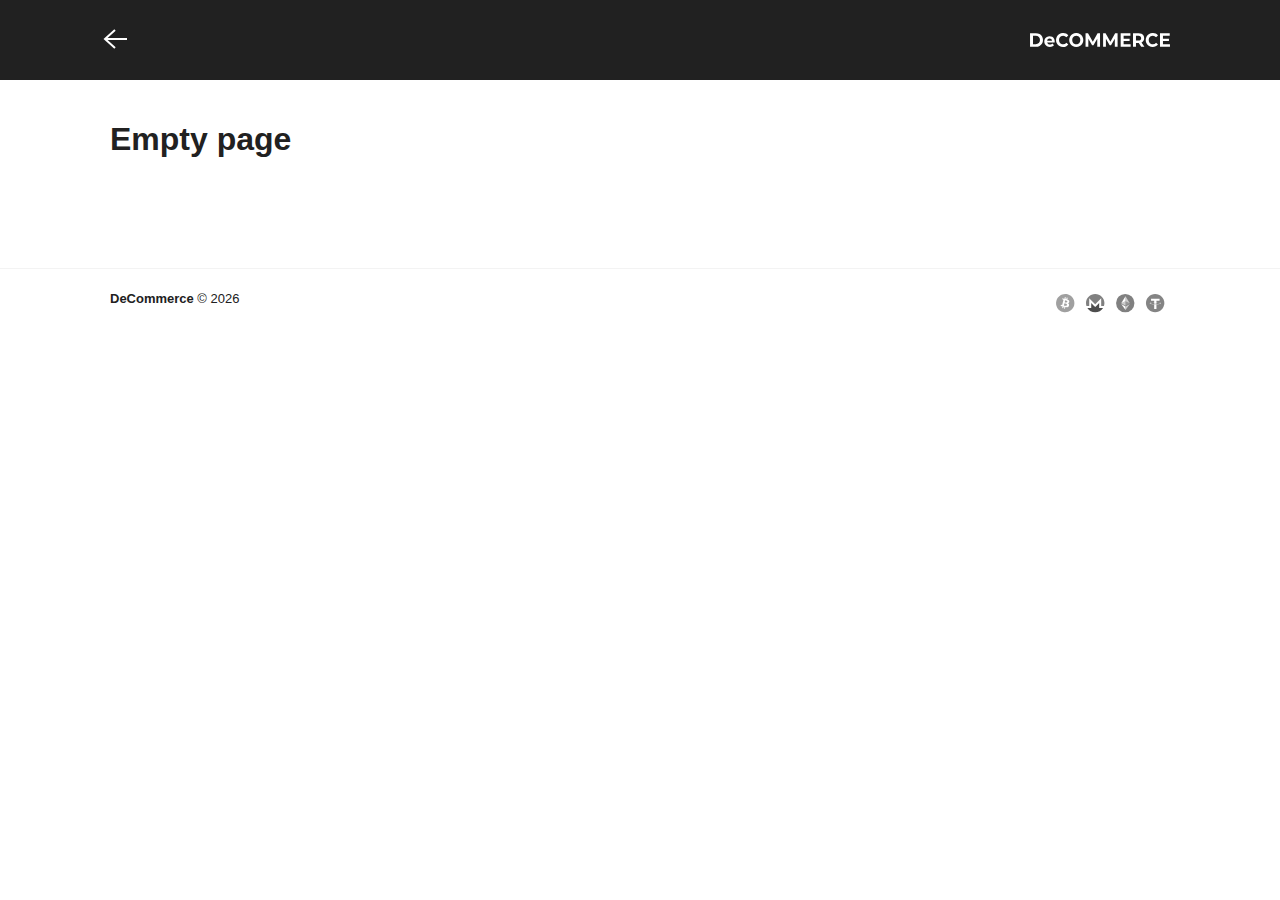
<file: empty.html>
<!DOCTYPE html>
<html lang="en-gb" dir="ltr">

    <head>
        <meta charset="utf-8">
        <title>DeCommerce: Empty page</title>
        <meta name="Description" content="Decentralized Ecommerce Platform for Web 3.0">
        <meta name="viewport" content="width=device-width, initial-scale=1">
        <link rel="icon" type="image/svg+xml" href="images/favicon/favicon.svg">
        <link rel="alternate icon" href="images/favicon/favicon.ico">
        <link rel="stylesheet" href="html/css/main.css" />
        <link rel="stylesheet" href="css/hint.min.css" />
        <script src="html/js/uikit.js"></script>
        <script src="html/js/uikit-icons.js"></script>
        <script src="html/js/jquery.js"></script>
        <script src="html/js/main.js"></script>
    </head>

    <body>

        <nav class="uk-navbar-container uk-margin uk-navbar-transparent uk-background-primary uk-light uk-margin-remove-bottom">
            <div class="uk-container">
                <div uk-navbar>
                    <div class="uk-navbar-left">
                        <a href="index.html"><span class="uk-icon" uk-icon="icon: arrow-left; ratio: 2"></span></a>
                    </div>
                    <div class="uk-navbar-right">
                        <a class="uk-navbar-item uk-logo uk-text-uppercase" href="index.html"><img class="logo" src="html/images/logo_white.svg" alt="DeCommerce" width="140"></a>
                    </div>
                </div>
            </div>
        </nav>

        <div class="uk-section uk-section-small uk-padding-remove-bottom section-content">
            <div class="uk-container uk-position-relative">
                <div uk-grid>
                    <div class="uk-width-4-4@m">
                        <article class="uk-article">
                            <header>
                                <h1 class="uk-article-title uk-margin-bottom">Empty page</h1>
                            </header>
                            <div class="entry-content uk-margin-medium-top">
                                <!-- Content -->


                            </div>
                        </article>
                    </div>
                </div>
            </div>
        </div>

        <footer id="footer" class="uk-section uk-margin-large-top uk-section-xsmall border-top">
            <div class="uk-container">
                <div class="uk-child-width-1-2@m uk-text-center" uk-grid>
                    <div class="uk-text-right@m">
                        <img class="we-accept" src="html/images/we-accept.svg" width="120" alt="We Accept">
                    </div>
                    <div class="uk-flex-first@m uk-text-left@m">
                        <p class="uk-text-small" style="color: #212121"><strong>DeCommerce</strong> © <span id="year"></span></p>
                    </div>
                </div>
            </div>
        </footer>

        <script>
            const d = new Date();
            let year = d.getFullYear();
            document.getElementById("year").innerHTML = year;
        </script>

    </body>
</html>
</file>
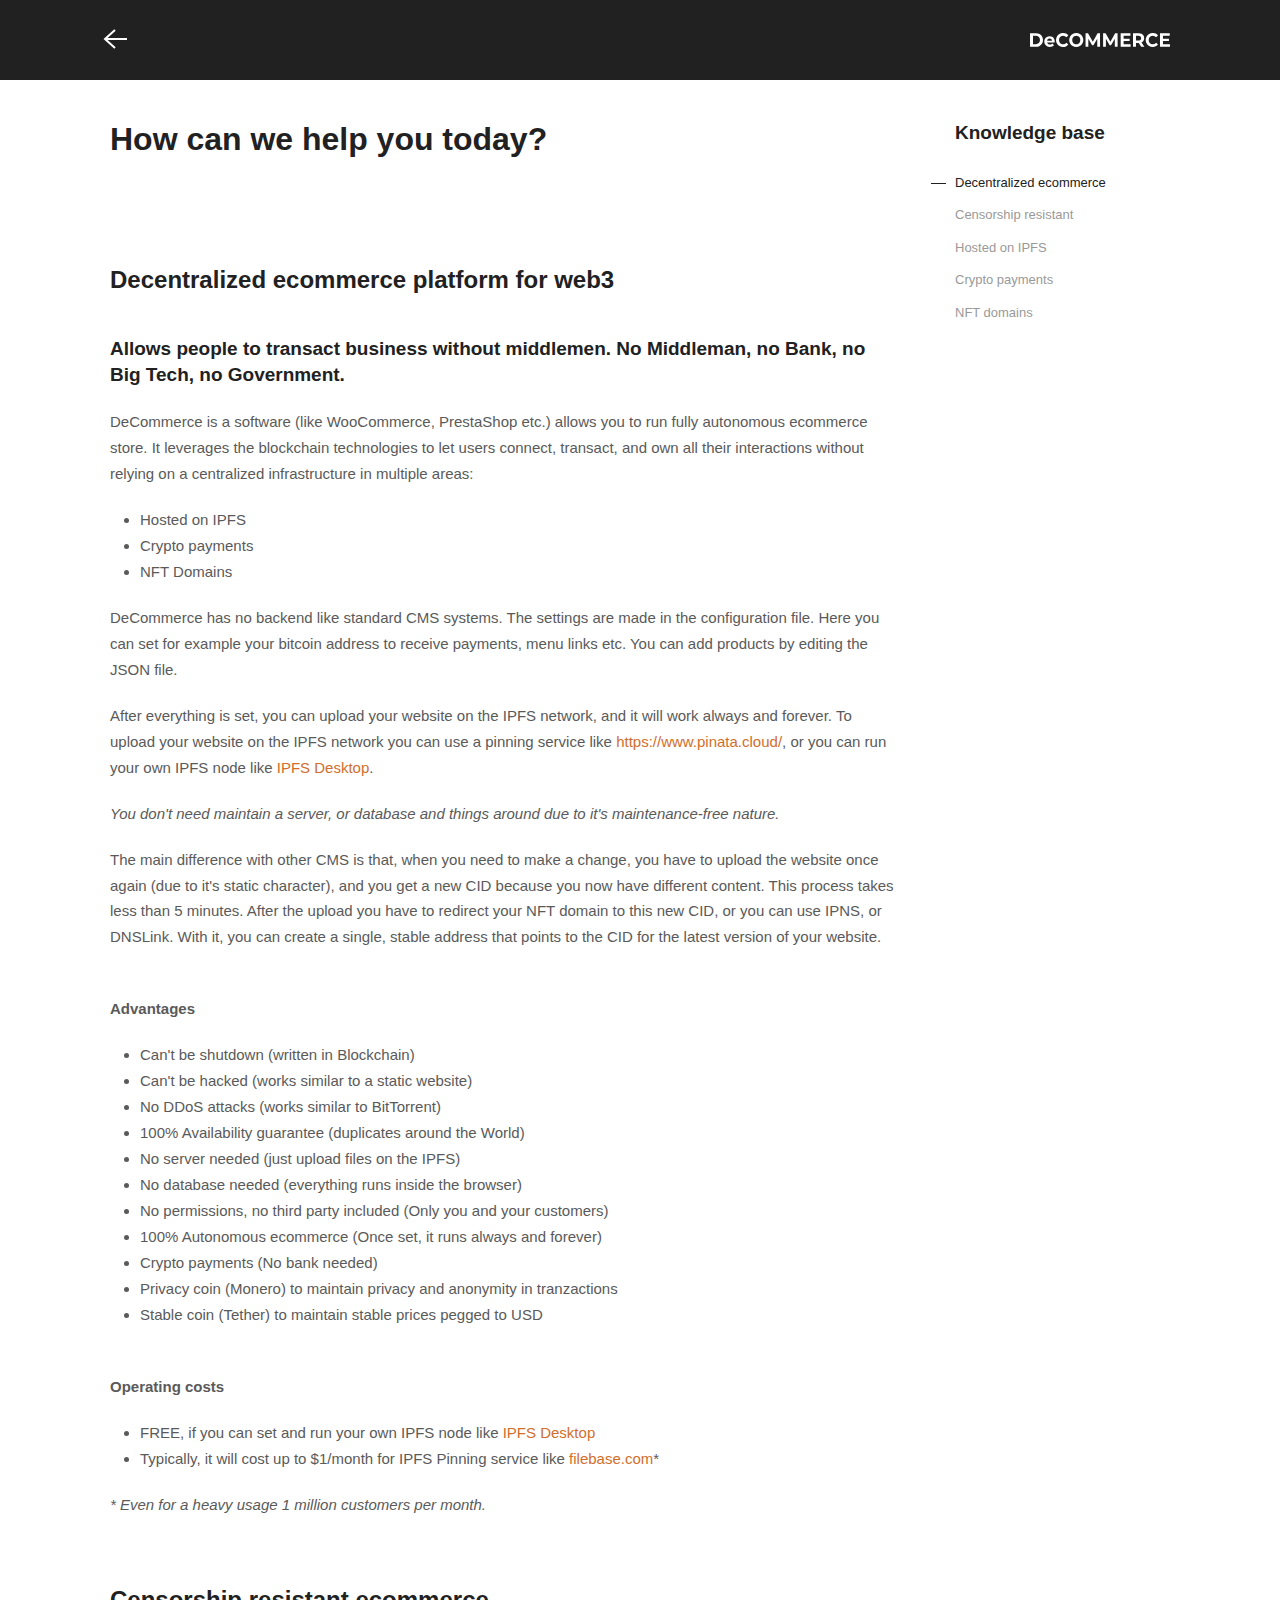
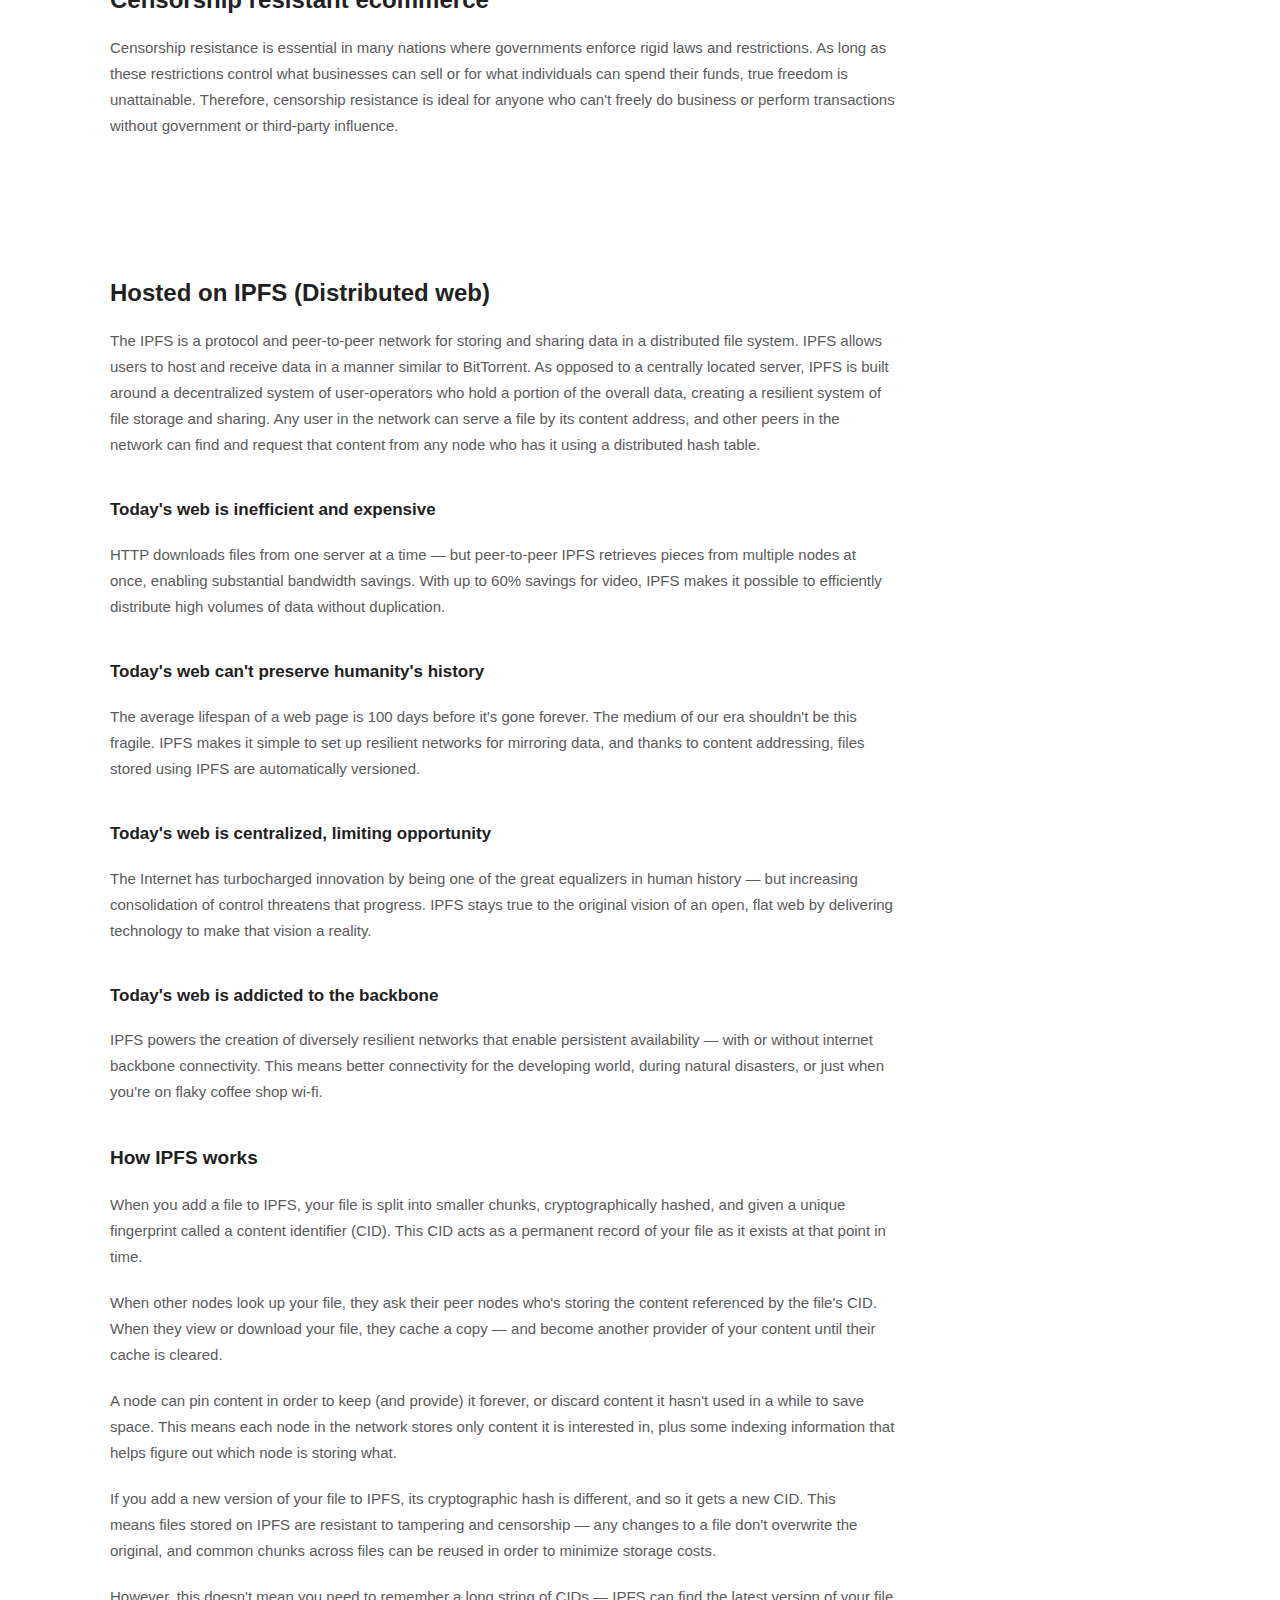
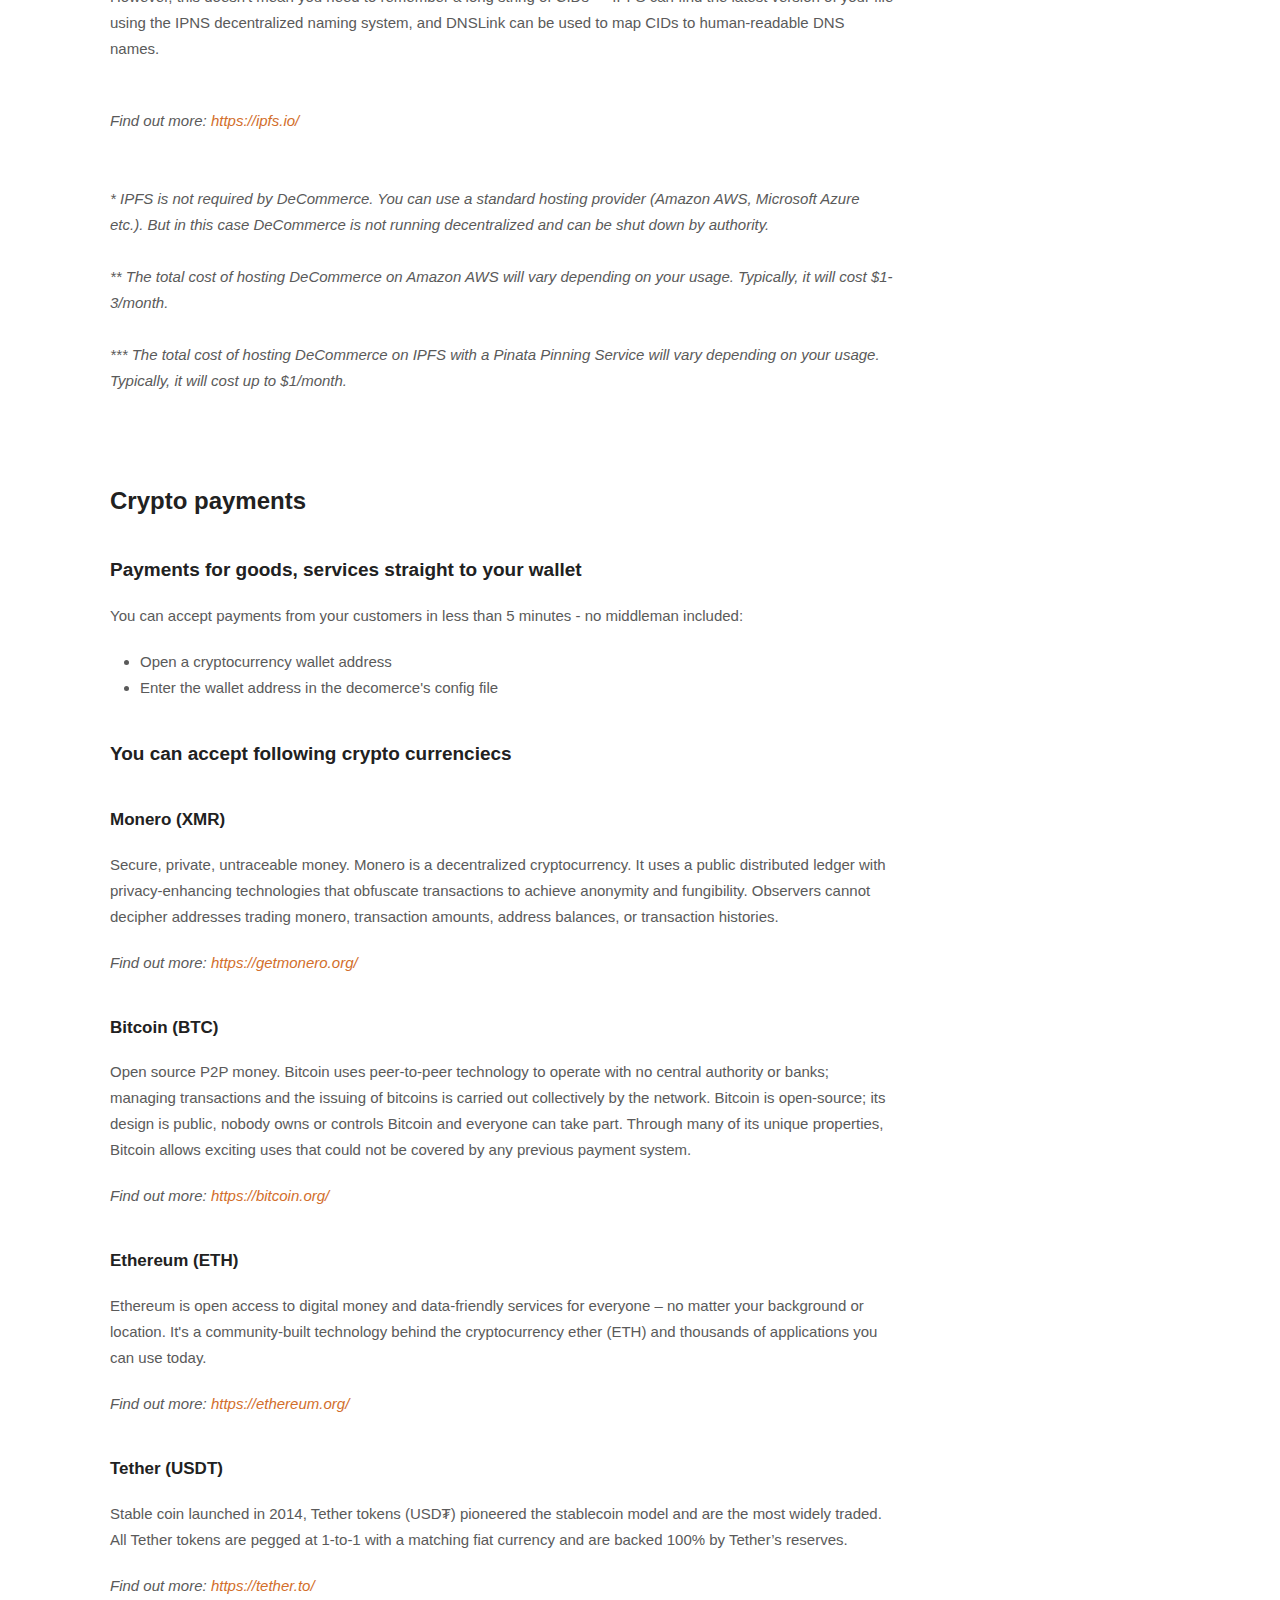
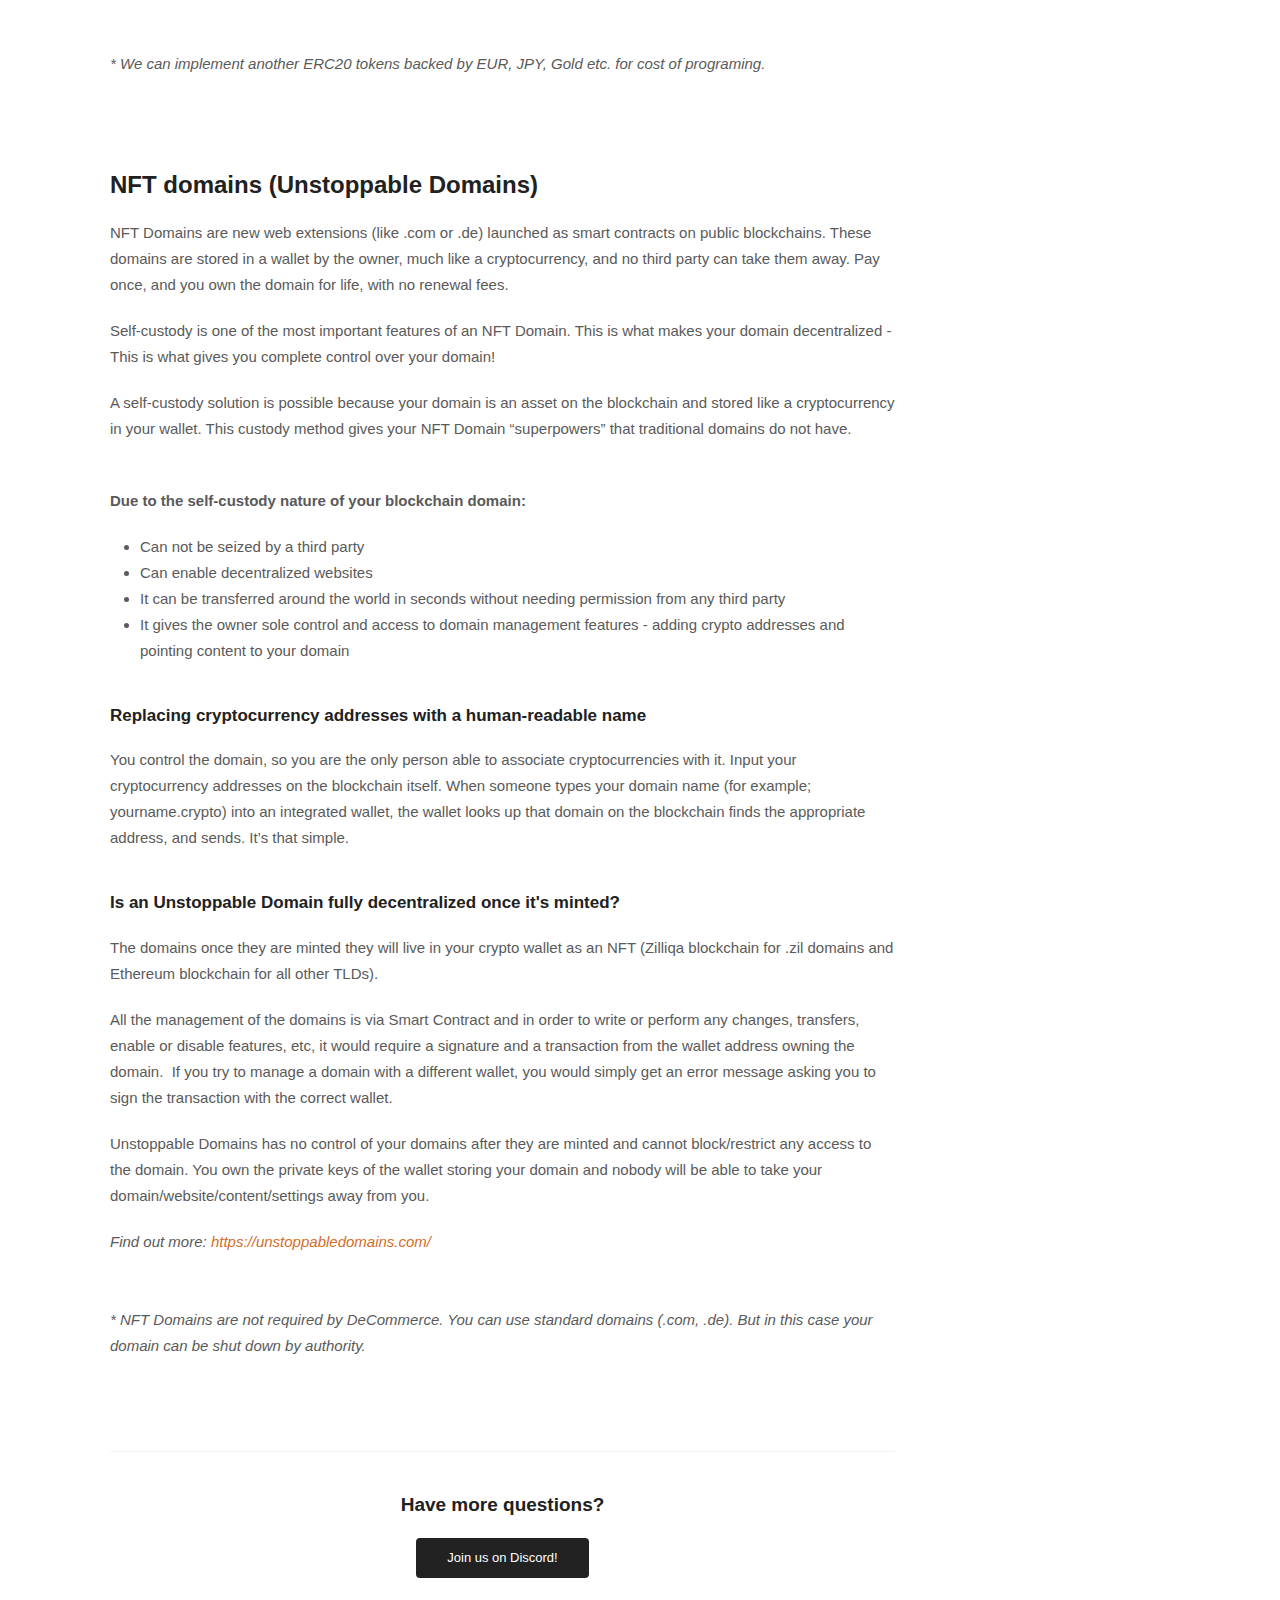
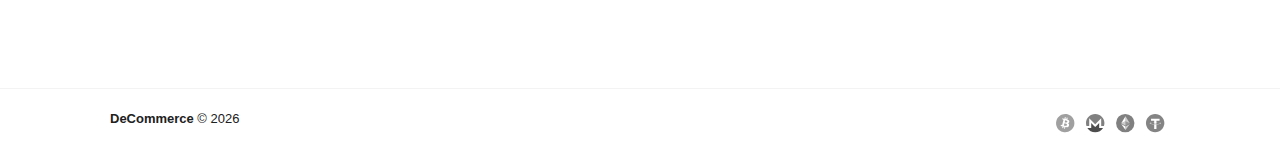
<file: help.html>
<!DOCTYPE html>
<html lang="en-gb" dir="ltr">

    <head>
        <meta charset="utf-8">
        <title>DeCommerce: Help</title>
        <meta name="Description" content="Decentralized Ecommerce Platform for Web 3.0">
        <meta name="viewport" content="width=device-width, initial-scale=1">
        <link rel="icon" type="image/svg+xml" href="images/favicon/favicon.svg">
        <link rel="alternate icon" href="images/favicon/favicon.ico">
        <link rel="stylesheet" href="html/css/main.css" />
        <link rel="stylesheet" href="css/hint.min.css" />
        <script src="html/js/uikit.js"></script>
        <script src="html/js/uikit-icons.js"></script>
        <script src="html/js/jquery.js"></script>
        <script src="html/js/main.js"></script>
    </head>

    <body>

        <nav class="uk-navbar-container uk-margin uk-navbar-transparent uk-background-primary uk-light uk-margin-remove-bottom">
            <div class="uk-container">
                <div uk-navbar>
                    <div class="uk-navbar-left">
                        <a href="index.html"><span class="uk-icon" uk-icon="icon: arrow-left; ratio: 2"></span></a>
                    </div>
                    <div class="uk-navbar-right">
                        <a class="uk-navbar-item uk-logo uk-text-uppercase" href="index.html"><img class="logo" src="html/images/logo_white.svg" alt="DeCommerce" width="140"></a>
                    </div>
                </div>
            </div>
        </nav>

        <div class="uk-section uk-section-small uk-padding-remove-bottom section-content">
            <div class="uk-container uk-position-relative">
                <div uk-grid>
                    <div class="uk-width-3-4@m">
                        <article class="uk-article">
                            <header>
                                <h1 class="uk-article-title uk-margin-bottom">How can we help you today?</h1>
                            </header>
                            <div class="entry-content uk-margin-medium-top">

                                <!-- Content Start -->  
                                <br>
                                <h2 id="decentralized">Decentralized ecommerce platform for web3</h2>
                                <h3>Allows people to transact business without middlemen. No Middleman, no Bank, no Big Tech, no Government.</h3>
                                <p>DeCommerce is a software (like WooCommerce, PrestaShop etc.) allows you to run fully autonomous ecommerce store. It leverages the blockchain technologies to let users connect, transact, and own all their interactions without relying on a centralized infrastructure in multiple areas:</p>
                                <ul>
                                    <li>Hosted on IPFS</li>
                                    <li>Crypto payments</li>
                                    <li>NFT Domains</li>
                                </ul>
                                <p>DeCommerce has no backend like standard CMS systems. The settings are made in the configuration file. Here you can set for example your bitcoin address to receive payments, menu links etc. You can add products by editing the JSON file.</p>
                                <p>After everything is set, you can upload your website on the IPFS network, and it will work always and forever. To upload your website on the IPFS network you can use a pinning service like <a target="_blank" href="https://www.pinata.cloud/">https://www.pinata.cloud/</a>, or you can run your own IPFS node like <a target="_blank" href="https://docs.ipfs.io/install/ipfs-desktop/">IPFS Desktop</a>.</p>
                                <i>You don't need maintain a server, or database and things around due to it's maintenance-free nature.</i>
                                <p>The main difference with other CMS is that, when you need to make a change, you have to upload the website once again (due to it's static character), and you get a new CID because you now have different content. This process takes less than 5 minutes. After the upload you have to redirect your NFT domain to this new CID, or you can use IPNS, or DNSLink. With it, you can create a single, stable address that points to the CID for the latest version of your website.</p>
                                <br>
                                <b>Advantages</b>
                                <ul>
                                    <li>Can't be shutdown (written in Blockchain)</li>
                                    <li>Can't be hacked (works similar to a static website)</li>
                                    <li>No DDoS attacks (works similar to BitTorrent)</li>
                                    <li>100% Availability guarantee (duplicates around the World)</li>
                                    <li>No server needed (just upload files on the IPFS)</li>
                                    <li>No database needed (everything runs inside the browser)</li>
                                    <li>No permissions, no third party included (Only you and your customers)</li>
                                    <li>100% Autonomous ecommerce (Once set, it runs always and forever)</li>
                                    <li>Crypto payments (No bank needed)</li>
                                    <li>Privacy coin (Monero) to maintain privacy and anonymity in tranzactions</li>
                                    <li>Stable coin (Tether) to maintain stable prices pegged to USD</li>
                                </ul>
                                <br>
                                <b>Operating costs</b>
                                <ul>
                                    <li>FREE, if you can set and run your own IPFS node like <a target="_blank" href="https://docs.ipfs.io/install/ipfs-desktop/">IPFS Desktop</a></li>
                                    <li>Typically, it will cost up to $1/month for IPFS Pinning service like <a href="https://filebase.com/" target="_blank">filebase.com</a>*</li>
                                </ul>
                                <i>* Even for a heavy usage 1 million customers per month.</i>
                                <br>
                                <br>


                                <h2 id="censorship">Censorship resistant ecommerce</h2>
                                <p>Censorship resistance is essential in many nations where governments enforce rigid laws and restrictions. As long as these restrictions control what businesses can sell or for what individuals can spend their funds, true freedom is unattainable. Therefore, censorship resistance is ideal for anyone who can't freely do business or perform transactions without government or third-party influence.</p>
                                <br>
                                <br>
                                <br>


                                <h2 id="ipfs">Hosted on IPFS (Distributed web)</h2>
                                <p>The IPFS is a protocol and peer-to-peer network for storing and sharing data in a distributed file system. IPFS allows users to host and receive data in a manner similar to BitTorrent. As opposed to a centrally located server, IPFS is built around a decentralized system of user-operators who hold a portion of the overall data, creating a resilient system of file storage and sharing. Any user in the network can serve a file by its content address, and other peers in the network can find and request that content from any node who has it using a distributed hash table.</p>
                                <h4>Today's web is inefficient and expensive</h4>
                                <p>HTTP downloads files from one server at a time — but peer-to-peer IPFS retrieves pieces from multiple nodes at once, enabling substantial bandwidth savings. With up to 60% savings for video, IPFS makes it possible to efficiently distribute high volumes of data without duplication.</p>
                                <h4>Today's web can't preserve humanity's history</h4>
                                <p>The average lifespan of a web page is 100 days before it's gone forever. The medium of our era shouldn't be this fragile. IPFS makes it simple to set up resilient networks for mirroring data, and thanks to content addressing, files stored using IPFS are automatically versioned.</p>
                                <h4>Today's web is centralized, limiting opportunity</h4>
                                <p>The Internet has turbocharged innovation by being one of the great equalizers in human history — but increasing consolidation of control threatens that progress. IPFS stays true to the original vision of an open, flat web by delivering technology to make that vision a reality.</p>
                                <h4>Today's web is addicted to the backbone</h4>
                                <p>IPFS powers the creation of diversely resilient networks that enable persistent availability — with or without internet backbone connectivity. This means better connectivity for the developing world, during natural disasters, or just when you're on flaky coffee shop wi-fi.</p>
                                <h3>How IPFS works</h3>
                                <p>When you add a file to IPFS, your file is split into smaller chunks, cryptographically hashed, and given a unique fingerprint called a content identifier (CID). This CID acts as a permanent record of your file as it exists at that point in time.</p>
                                <p>When other nodes look up your file, they ask their peer nodes who's storing the content referenced by the file's CID. When they view or download your file, they cache a copy — and become another provider of your content until their cache is cleared.</p>
                                <p>A node can pin content in order to keep (and provide) it forever, or discard content it hasn't used in a while to save space. This means each node in the network stores only content it is interested in, plus some indexing information that helps figure out which node is storing what.</p>
                                <p>If you add a new version of your file to IPFS, its cryptographic hash is different, and so it gets a new CID. This means files stored on IPFS are resistant to tampering and censorship — any changes to a file don't overwrite the original, and common chunks across files can be reused in order to minimize storage costs.</p>
                                <p>However, this doesn't mean you need to remember a long string of CIDs — IPFS can find the latest version of your file using the IPNS decentralized naming system, and DNSLink can be used to map CIDs to human-readable DNS names.</p>
                                <br>
                                <i>Find out more: <a target="_blank" href="https://ipfs.io/">https://ipfs.io/</a></i>
                                <br><br><br>
                                <i>* IPFS is not required by DeCommerce. You can use a standard hosting provider (Amazon AWS, Microsoft Azure etc.). But in this case DeCommerce is not running decentralized and can be shut down by authority.</i>
                                <br><br>
                                <i>** The total cost of hosting DeCommerce on Amazon AWS will vary depending on your usage. Typically, it will cost $1-3/month.</i>
                                <br><br>
                                <i>*** The total cost of hosting DeCommerce on IPFS with a Pinata Pinning Service will vary depending on your usage. Typically, it will cost up to $1/month.</i>
                                <br><br><br>


                                <h2 id="payments">Crypto payments</h2>
                                <h3>Payments for goods, services straight to your wallet</h3>
                                <p>You can accept payments from your customers in less than 5 minutes - no middleman included:</p>
                                <ul>
                                    <li>Open a cryptocurrency wallet address</li>
                                    <li>Enter the wallet address in the decomerce's config file</li>
                                </ul>
                                <h3>You can accept following crypto currenciecs</h3>
                                <h4>Monero (XMR)</h4>
                                <p>Secure, private, untraceable money. Monero is a decentralized cryptocurrency. It uses a public distributed ledger with privacy-enhancing technologies that obfuscate transactions to achieve anonymity and fungibility. Observers cannot decipher addresses trading monero, transaction amounts, address balances, or transaction histories.</p>
                                <i>Find out more: <a target="_blank" href="https://getmonero.org/">https://getmonero.org/</a></i>
                                <br>
                                <h4>Bitcoin (BTC)</h4>
                                <p>Open source P2P money. Bitcoin uses peer-to-peer technology to operate with no central authority or banks; managing transactions and the issuing of bitcoins is carried out collectively by the network. Bitcoin is open-source; its design is public, nobody owns or controls Bitcoin and everyone can take part. Through many of its unique properties, Bitcoin allows exciting uses that could not be covered by any previous payment system.</p>
                                <i>Find out more: <a target="_blank" href="https://bitcoin.org/">https://bitcoin.org/</a></i>
                                <br>
                                <h4>Ethereum (ETH)</h4>
                                <p>Ethereum is open access to digital money and data-friendly services for everyone – no matter your background or location. It's a community-built technology behind the cryptocurrency ether (ETH) and thousands of applications you can use today.</p>
                                <i>Find out more: <a target="_blank" href="https://ethereum.org/">https://ethereum.org/</a></i>
                                <br>
                                <h4>Tether (USDT)</h4>
                                <p>Stable coin launched in 2014, Tether tokens (USD₮) pioneered the stablecoin model and are the most widely traded. All Tether tokens  are pegged at 1-to-1 with a matching fiat currency and are backed 100% by Tether’s reserves.</p>
                                <i>Find out more: <a target="_blank" href="https://tether.to/">https://tether.to/</a></i>
                                <br><br><br>
                                <i>* We can implement another ERC20 tokens backed by EUR, JPY, Gold etc. for cost of programing.</i>
                                <br><br><br>


                                <h2 id="nftdomains">NFT domains (Unstoppable Domains)</h2>
                                <p>NFT Domains are new web extensions (like .com or .de) launched as smart contracts on public blockchains. These domains are stored in a wallet by the owner, much like a cryptocurrency, and no third party can take them away. Pay once, and you own the domain for life, with no renewal fees.</p>
                                <p>Self-custody is one of the most important features of an NFT Domain. This is what makes your domain decentralized - This is what gives you complete control over your domain!</p>
                                <p>A self-custody solution is possible because your domain is an asset on the blockchain and stored like a cryptocurrency in your wallet. This custody method gives your NFT Domain “superpowers” that traditional domains do not have.</p>
                                <br>
                                <b>Due to the self-custody nature of your blockchain domain:</b>
                                <ul>
                                    <li>Can not be seized by a third party</li>
                                    <li>Can enable decentralized websites</li>
                                    <li>It can be transferred around the world in seconds without needing permission from any third party</li>
                                    <li>It gives the owner sole control and access to domain management features - adding crypto addresses and pointing content to your domain</li>
                                </ul>
                                <h4>Replacing cryptocurrency addresses with a human-readable name</h4>
                                <p>You control the domain, so you are the only person able to associate cryptocurrencies with it. Input your cryptocurrency addresses on the blockchain itself. When someone types your domain name (for example; yourname.crypto) into an integrated wallet, the wallet looks up that domain on the blockchain finds the appropriate address, and sends. It’s that simple.</p>
                                <h4>Is an Unstoppable Domain fully decentralized once it's minted?</h4>
                                <p>The domains once they are minted they will live in your crypto wallet as an NFT (Zilliqa blockchain for .zil domains and Ethereum blockchain for all other TLDs).</p>
                                <p>All the management of the domains is via Smart Contract and in order to write or perform any changes, transfers, enable or disable features, etc, it would require a signature and a transaction from the wallet address owning the domain.  If you try to manage a domain with a different wallet, you would simply get an error message asking you to sign the transaction with the correct wallet.</p>
                                <p>Unstoppable Domains has no control of your domains after they are minted and cannot block/restrict any access to the domain. You own the private keys of the wallet storing your domain and nobody will be able to take your domain/website/content/settings away from you.</p>

                                <i>Find out more: <a target="_blank" href="https://unstoppabledomains.com/">https://unstoppabledomains.com/</a></i>

                                <br><br><br>
                                <i>* NFT Domains are not required by DeCommerce. You can use standard domains (.com, .de). But in this case your domain can be shut down by authority.</i>
                                <br><br><br>
                                <!-- Content End -->

                            </div>
                            <div class="uk-text-center uk-margin-medium-top uk-padding uk-padding-remove-horizontal border-top">
                                <h3>Have more questions?</h3>
                                <a href="https://discord.com/invite/uFKHXYwJUK" target="_blank"><button class="uk-button uk-button-secondary">Join us on Discord!</button></a>
                            </div>

                        </article>
                    </div>
                    <div class="uk-width-1-4@m">
                        <div uk-sticky="offset: 100" class="scrollspy uk-sticky uk-active uk-card uk-card-small uk-card-body uk-padding-remove-top uk-visible@m">

                            <!-- Sidebar Start -->
                            <h3 class="uk-card-title">Knowledge base</h3>
                            <ul class="uk-nav uk-nav-default" uk-scrollspy-nav="closest: li; scroll: true; offset: 30">
                                <li><a href="#decentralized">Decentralized ecommerce</a></li>
                                <li><a href="#censorship">Censorship resistant</a></li>
                                <li><a href="#ipfs">Hosted on IPFS</a></li>
                                <li><a href="#payments">Crypto payments</a></li>
                                <li><a href="#nftdomains">NFT domains</a></li>
                            </ul>
                            <!-- Sidebar End -->

                        </div>
                    </div>
                </div>
            </div>
        </div>

        <footer id="footer" class="uk-section uk-margin-large-top uk-section-xsmall border-top">
            <div class="uk-container">
                <div class="uk-child-width-1-2@m uk-text-center" uk-grid>
                    <div class="uk-text-right@m">
                        <img class="we-accept" src="html/images/we-accept.svg" width="120" alt="We Accept">
                    </div>
                    <div class="uk-flex-first@m uk-text-left@m">
                        <p class="uk-text-small" style="color: #212121"><strong>DeCommerce</strong> © <span id="year"></span></p>
                    </div>
                </div>
            </div>
        </footer>

        <script>
            const d = new Date();
            let year = d.getFullYear();
            document.getElementById("year").innerHTML = year;
        </script>

    </body>

</html>
</file>
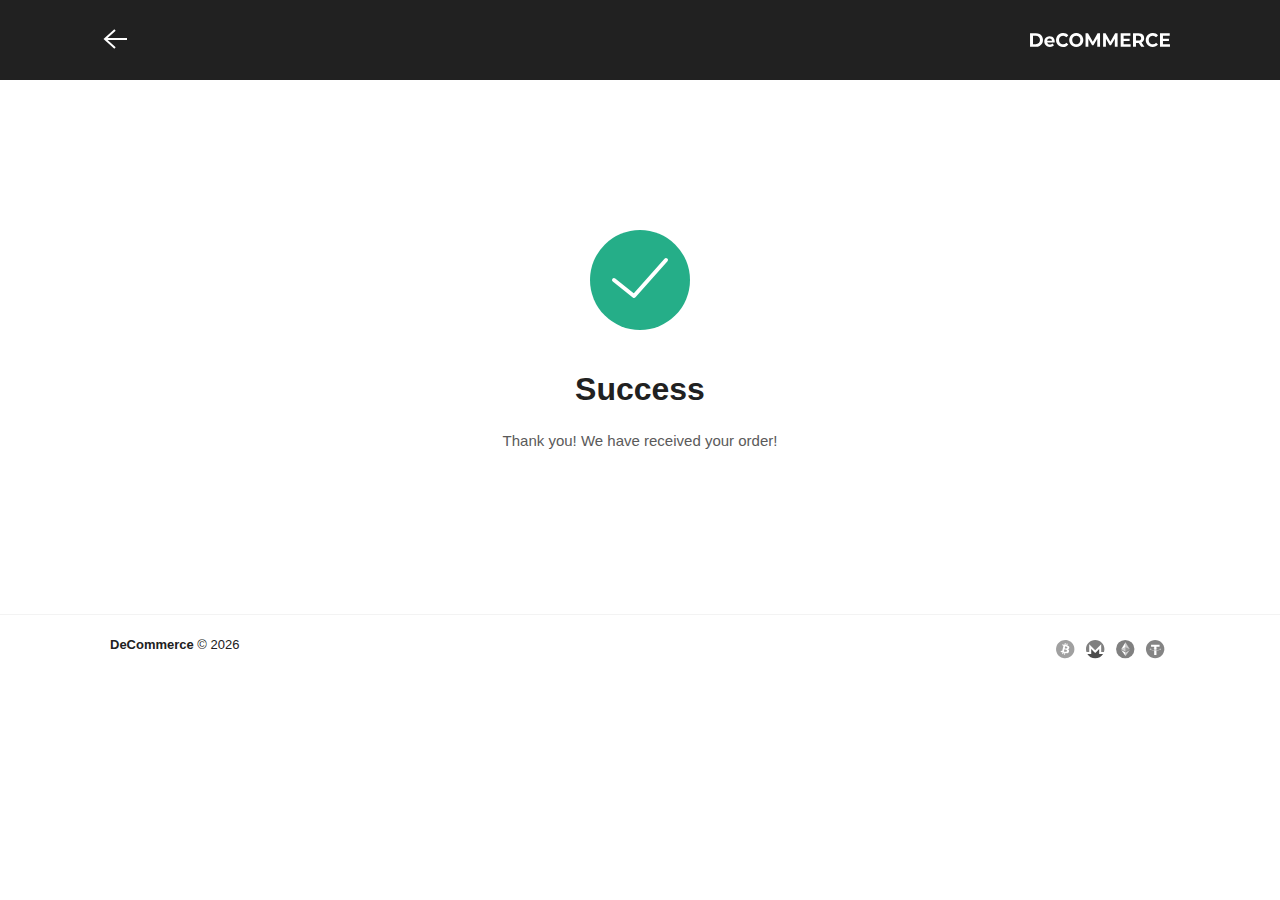
<file: success.html>
<!DOCTYPE html>
<html lang="en-gb" dir="ltr">

    <head>
        <meta charset="utf-8">
        <title>DeCommerce: Success page</title>
        <meta name="Description" content="Decentralized Ecommerce Platform for Web 3.0">
        <meta name="viewport" content="width=device-width, initial-scale=1">
        <link rel="icon" type="image/svg+xml" href="images/favicon/favicon.svg">
        <link rel="alternate icon" href="images/favicon/favicon.ico">
        <link rel="stylesheet" href="html/css/main.css" />
        <link rel="stylesheet" href="css/hint.min.css" />
        <script src="html/js/uikit.js"></script>
        <script src="html/js/uikit-icons.js"></script>
        <script src="html/js/jquery.js"></script>
        <script src="html/js/main.js"></script>
        <script src="js/localforage.min.js"></script>
        <script>

            // Clear localForage
            localforage.clear();

        </script>
    </head>

    <body>

        <nav class="uk-navbar-container uk-margin uk-navbar-transparent uk-background-primary uk-light uk-margin-remove-bottom">
            <div class="uk-container">
                <div uk-navbar>
                    <div class="uk-navbar-left">
                        <a href="index.html"><span class="uk-icon" uk-icon="icon: arrow-left; ratio: 2"></span></a>
                    </div>
                    <div class="uk-navbar-right">
                        <a class="uk-navbar-item uk-logo uk-text-uppercase" href="index.html"><img class="logo" src="html/images/logo_white.svg" alt="DeCommerce" width="140"></a>
                    </div>
                </div>
            </div>
        </nav>

        <div class="uk-section uk-section-small uk-padding-remove-bottom section-content">
            <div class="uk-container uk-position-relative">
                <div uk-grid>
                    <div class="uk-width-4-4@m">
                        <article class="uk-article uk-text-center uk-margin-large-top uk-margin-large-bottom">
                            <header>
                            </header>
                            <div class="entry-content uk-margin-medium-top">
                                <img class="success" src="html/images/success.svg" width="100" alt="success">
                                <h1 class="uk-article-title uk-margin-bottom">Success</h1>
                                <p>Thank you! We have received your order!</p>
                            </div>

                        </article>
                    </div>
                </div>
            </div>
        </div>

        <footer id="footer" class="uk-section uk-margin-large-top uk-section-xsmall border-top">
            <div class="uk-container">
                <div class="uk-child-width-1-2@m uk-text-center" uk-grid>
                    <div class="uk-text-right@m">
                        <img class="we-accept" src="html/images/we-accept.svg" width="120" alt="We Accept">
                    </div>
                    <div class="uk-flex-first@m uk-text-left@m">
                        <p class="uk-text-small" style="color: #212121"><strong>DeCommerce</strong> © <span id="year"></span></p>
                    </div>
                </div>
            </div>
        </footer>

        <script>
            const d = new Date();
            let year = d.getFullYear();
            document.getElementById("year").innerHTML = year;
        </script>

    </body>
</html>
</file>
<file: css/025c8e6d1421bf932973.css>
﻿.rc-collapse-motion{transition:height .3s,opacity .3s}.rc-collapse-content-hidden{display:none}.rc-collapse{background-color:#f7f7f7;border-radius:3px;border:1px solid #d9d9d9}.rc-collapse>.rc-collapse-item{border-top:1px solid #d9d9d9}.rc-collapse>.rc-collapse-item:first-child{border-top:none}.rc-collapse>.rc-collapse-item>.rc-collapse-header{line-height:22px;padding:10px 16px;color:#666}.rc-collapse>.rc-collapse-item>.rc-collapse-header .arrow{display:inline-block;content:"\20";width:0;height:0;font-size:0;line-height:0;border-top:3px solid transparent;border-bottom:3px solid transparent;border-left:4px solid #666;vertical-align:middle;margin-right:8px}.rc-collapse>.rc-collapse-item>.rc-collapse-header .rc-collapse-extra{margin:0 16px 0 auto}.rc-collapse>.rc-collapse-item .rc-collapse-header-collapsible-only{cursor:default}.rc-collapse>.rc-collapse-item .rc-collapse-header-collapsible-only .rc-collapse-header-text{cursor:pointer}.rc-collapse>.rc-collapse-item-disabled>.rc-collapse-header{cursor:not-allowed;color:#999;background-color:#f3f3f3}.rc-collapse-content{overflow:hidden;color:#666;padding:0 16px;background-color:#fff}.rc-collapse-content>.rc-collapse-content-box{margin-top:16px;margin-bottom:16px}.rc-collapse-item:last-child>.rc-collapse-content{border-radius:0 0 3px 3px}.rc-collapse>.rc-collapse-item-active>.rc-collapse-header .arrow{position:relative;top:2px;border-left:3px solid transparent;border-right:3px solid transparent;border-top:4px solid #666;margin-right:6px}

/*!
 * OverlayScrollbars
 * https://github.com/KingSora/OverlayScrollbars
 *
 * Version: 1.13.0
 *
 * Copyright KingSora | Rene Haas.
 * https://github.com/KingSora
 *
 * Released under the MIT license.
 * Date: 02.08.2020
 */html.os-html,html.os-html>.os-host{display:block;overflow:hidden;box-sizing:border-box;height:100%!important;width:100%!important;min-width:100%!important;min-height:100%!important;margin:0!important;position:absolute!important}html.os-html>.os-host>.os-padding{position:absolute}body.os-dragging,body.os-dragging *{cursor:default}.os-host,.os-host-textarea{position:relative;overflow:visible!important;flex-direction:column;flex-wrap:nowrap;justify-content:flex-start;align-content:flex-start;-webkit-box-align:start;-ms-flex-align:start;-ms-grid-row-align:flex-start;align-items:flex-start}.os-host-flexbox{overflow:hidden!important;display:flex}.os-host-flexbox>.os-size-auto-observer{height:inherit!important}.os-host-flexbox>.os-content-glue{flex-grow:1;flex-shrink:0}.os-host-flexbox>.os-content-glue,.os-host-flexbox>.os-size-auto-observer{min-height:0;min-width:0;flex-grow:0;flex-shrink:1;flex-basis:auto}#os-dummy-scrollbar-size{position:fixed;opacity:0;-ms-filter:"progid:DXImageTransform.Microsoft.Alpha(Opacity=0)";visibility:hidden;overflow:scroll;height:500px;width:500px}#os-dummy-scrollbar-size>div{width:200%;height:200%;margin:10px 0}#os-dummy-scrollbar-size:after,#os-dummy-scrollbar-size:before,.os-content:after,.os-content:before{content:"";display:table;width:.01px;height:.01px;line-height:0;font-size:0;flex-grow:0;flex-shrink:0;visibility:hidden}#os-dummy-scrollbar-size,.os-viewport{-ms-overflow-style:scrollbar!important}.os-viewport-native-scrollbars-invisible#os-dummy-scrollbar-size,.os-viewport-native-scrollbars-invisible.os-viewport{scrollbar-width:none!important}.os-viewport-native-scrollbars-invisible#os-dummy-scrollbar-size::-webkit-scrollbar,.os-viewport-native-scrollbars-invisible#os-dummy-scrollbar-size::-webkit-scrollbar-corner,.os-viewport-native-scrollbars-invisible.os-viewport::-webkit-scrollbar,.os-viewport-native-scrollbars-invisible.os-viewport::-webkit-scrollbar-corner{display:none!important;width:0!important;height:0!important;visibility:hidden!important;background:transparent!important}.os-content-glue{box-sizing:inherit;max-height:100%;max-width:100%;width:100%;pointer-events:none}.os-padding{box-sizing:inherit;direction:inherit;position:absolute;overflow:visible;padding:0;margin:0;left:0;top:0;bottom:0;right:0;width:auto!important;height:auto!important;z-index:0}.os-host-overflow>.os-padding,.os-viewport{overflow:hidden}.os-viewport{direction:inherit!important;box-sizing:inherit!important;resize:none!important;outline:none!important;position:absolute;top:0;left:0;bottom:0;right:0;padding:0;margin:0;-webkit-overflow-scrolling:touch}.os-content-arrange{position:absolute;z-index:-1;min-height:1px;min-width:1px;pointer-events:none}.os-content{direction:inherit;box-sizing:border-box!important;position:relative;display:block;height:100%;width:100%;visibility:visible}.os-content>.os-textarea{box-sizing:border-box!important;direction:inherit!important;background:transparent!important;outline:0 none transparent!important;overflow:hidden!important;position:absolute!important;display:block!important;top:0!important;left:0!important;margin:0!important;border-radius:0!important;float:none!important;filter:none!important;border:none!important;resize:none!important;transform:none!important;max-width:none!important;max-height:none!important;box-shadow:none!important;perspective:none!important;opacity:1!important;z-index:1!important;clip:auto!important;vertical-align:baseline!important;padding:0}.os-host-rtl>.os-padding>.os-viewport>.os-content>.os-textarea{right:0!important}.os-content>.os-textarea-cover{z-index:-1;pointer-events:none}.os-content>.os-textarea[wrap=off]{white-space:pre!important;margin:0!important}.os-text-inherit{font-family:inherit;font-size:inherit;font-weight:inherit;font-style:inherit;font-variant:inherit;text-transform:inherit;text-decoration:inherit;text-indent:inherit;text-align:inherit;text-shadow:inherit;text-overflow:inherit;letter-spacing:inherit;word-spacing:inherit;line-height:inherit;unicode-bidi:inherit;direction:inherit;color:inherit;cursor:text}.os-resize-observer,.os-resize-observer-host{box-sizing:inherit;display:block;visibility:hidden;position:absolute;top:0;left:0;height:100%;width:100%;overflow:hidden;pointer-events:none;z-index:-1}.os-resize-observer-host{padding:inherit;border:inherit;border-color:transparent;border-style:solid;box-sizing:border-box}.os-resize-observer-host.observed{display:flex;flex-direction:column;justify-content:flex-start;align-items:flex-start}.os-resize-observer-host.observed>.os-resize-observer,.os-resize-observer-host>.os-resize-observer{height:200%;width:200%;padding:inherit;border:inherit;margin:0;display:block;box-sizing:content-box}.os-resize-observer-host.observed>.os-resize-observer,.os-resize-observer-host.observed>.os-resize-observer:before{display:flex;position:relative;flex-grow:1;flex-shrink:0;flex-basis:auto;box-sizing:border-box}.os-resize-observer-host.observed>.os-resize-observer:before{content:"";box-sizing:content-box;padding:inherit;border:inherit;margin:0}.os-size-auto-observer{box-sizing:inherit!important;height:100%;width:inherit;max-width:1px;position:relative;float:left;max-height:1px;overflow:hidden;z-index:-1;padding:0;margin:0;pointer-events:none;flex-grow:inherit;flex-shrink:0;flex-basis:0}.os-size-auto-observer>.os-resize-observer{width:1000%;height:1000%;min-height:1px;min-width:1px}.os-resize-observer-item{position:absolute;top:0;right:0;bottom:0;left:0;overflow:hidden;z-index:-1;opacity:0;direction:ltr!important;flex:none!important}.os-resize-observer-item-final{position:absolute;left:0;top:0;transition:none!important;flex:none!important}.os-resize-observer{-webkit-animation-duration:1ms;animation-duration:1ms;-webkit-animation-name:os-resize-observer-dummy-animation;animation-name:os-resize-observer-dummy-animation}object.os-resize-observer{box-sizing:border-box!important}@-webkit-keyframes os-resize-observer-dummy-animation{0%{z-index:0}to{z-index:-1}}@keyframes os-resize-observer-dummy-animation{0%{z-index:0}to{z-index:-1}}.os-host-transition>.os-scrollbar,.os-host-transition>.os-scrollbar-corner{transition:opacity .3s,visibility .3s,top .3s,right .3s,bottom .3s,left .3s}html.os-html>.os-host>.os-scrollbar{position:absolute;z-index:999999}.os-scrollbar,.os-scrollbar-corner{position:absolute;opacity:1;-ms-filter:"progid:DXImageTransform.Microsoft.Alpha(Opacity=100)";z-index:1}.os-scrollbar-corner{bottom:0;right:0}.os-scrollbar{pointer-events:none}.os-scrollbar-track{position:relative;padding:0!important;border:none!important}.os-scrollbar-handle,.os-scrollbar-track{pointer-events:auto;height:100%;width:100%}.os-scrollbar-handle{position:absolute}.os-scrollbar-handle-off,.os-scrollbar-track-off{pointer-events:none}.os-scrollbar.os-scrollbar-unusable,.os-scrollbar.os-scrollbar-unusable *{pointer-events:none!important}.os-scrollbar.os-scrollbar-unusable .os-scrollbar-handle{opacity:0!important}.os-scrollbar-horizontal{bottom:0;left:0}.os-scrollbar-vertical{top:0;right:0}.os-host-rtl>.os-scrollbar-horizontal{right:0}.os-host-rtl>.os-scrollbar-corner,.os-host-rtl>.os-scrollbar-vertical{right:auto;left:0}.os-host-resize-disabled.os-host-scrollbar-horizontal-hidden>.os-scrollbar-corner,.os-host-resize-disabled.os-host-scrollbar-vertical-hidden>.os-scrollbar-corner,.os-host-scrollbar-horizontal-hidden>.os-scrollbar-horizontal,.os-host-scrollbar-vertical-hidden>.os-scrollbar-vertical,.os-padding+.os-scrollbar-corner,.os-scrollbar-auto-hidden,.os-scrollbar-horizontal+.os-scrollbar-vertical.os-scrollbar-auto-hidden+.os-scrollbar-corner,.os-scrollbar-horizontal.os-scrollbar-auto-hidden+.os-scrollbar-vertical+.os-scrollbar-corner,.os-scrollbar-horizontal.os-scrollbar-auto-hidden+.os-scrollbar-vertical.os-scrollbar-auto-hidden+.os-scrollbar-corner{opacity:0;visibility:hidden;pointer-events:none}.os-scrollbar-corner-resize-both{cursor:nwse-resize}.os-host-rtl>.os-scrollbar-corner-resize-both{cursor:nesw-resize}.os-scrollbar-corner-resize-horizontal{cursor:ew-resize}.os-scrollbar-corner-resize-vertical{cursor:ns-resize}.os-dragging .os-scrollbar-corner.os-scrollbar-corner-resize{cursor:default}.os-host-resize-disabled.os-host-scrollbar-horizontal-hidden>.os-scrollbar-vertical{top:0;bottom:0}.os-host-resize-disabled.os-host-scrollbar-vertical-hidden>.os-scrollbar-horizontal,.os-host-rtl.os-host-resize-disabled.os-host-scrollbar-vertical-hidden>.os-scrollbar-horizontal{right:0;left:0}.os-scrollbar-corner.os-scrollbar-corner-resize,.os-scrollbar:hover{opacity:1!important;visibility:visible!important}.os-scrollbar-corner.os-scrollbar-corner-resize{background-image:url([data-uri]);background-repeat:no-repeat;background-position:100% 100%;pointer-events:auto!important}.os-host-rtl>.os-scrollbar-corner.os-scrollbar-corner-resize{transform:scaleX(-1)}.os-host-overflow{overflow:hidden!important}.os-theme-none>.os-scrollbar-corner,.os-theme-none>.os-scrollbar-horizontal,.os-theme-none>.os-scrollbar-vertical{display:none!important}.os-theme-none>.os-scrollbar-corner-resize{display:block!important;min-width:10px;min-height:10px}.os-theme-dark>.os-scrollbar-horizontal,.os-theme-light>.os-scrollbar-horizontal{right:10px;height:10px}.os-theme-dark>.os-scrollbar-vertical,.os-theme-light>.os-scrollbar-vertical{bottom:10px;width:10px}.os-theme-dark.os-host-rtl>.os-scrollbar-horizontal,.os-theme-light.os-host-rtl>.os-scrollbar-horizontal{left:10px;right:0}.os-theme-dark>.os-scrollbar-corner,.os-theme-light>.os-scrollbar-corner{height:10px;width:10px;background-color:transparent}.os-theme-dark>.os-scrollbar,.os-theme-light>.os-scrollbar{padding:2px;box-sizing:border-box;background:transparent}.os-theme-dark>.os-scrollbar.os-scrollbar-unusable,.os-theme-dark>.os-scrollbar>.os-scrollbar-track,.os-theme-light>.os-scrollbar.os-scrollbar-unusable,.os-theme-light>.os-scrollbar>.os-scrollbar-track{background:transparent}.os-theme-dark>.os-scrollbar-horizontal>.os-scrollbar-track>.os-scrollbar-handle,.os-theme-light>.os-scrollbar-horizontal>.os-scrollbar-track>.os-scrollbar-handle{min-width:30px}.os-theme-dark>.os-scrollbar-vertical>.os-scrollbar-track>.os-scrollbar-handle,.os-theme-light>.os-scrollbar-vertical>.os-scrollbar-track>.os-scrollbar-handle{min-height:30px}.os-theme-dark.os-host-transition>.os-scrollbar>.os-scrollbar-track>.os-scrollbar-handle,.os-theme-light.os-host-transition>.os-scrollbar>.os-scrollbar-track>.os-scrollbar-handle{transition:background-color .3s}.os-theme-dark>.os-scrollbar>.os-scrollbar-track,.os-theme-dark>.os-scrollbar>.os-scrollbar-track>.os-scrollbar-handle,.os-theme-light>.os-scrollbar>.os-scrollbar-track,.os-theme-light>.os-scrollbar>.os-scrollbar-track>.os-scrollbar-handle{border-radius:10px}.os-theme-dark>.os-scrollbar>.os-scrollbar-track>.os-scrollbar-handle{background:rgba(0,0,0,.4)}.os-theme-light>.os-scrollbar>.os-scrollbar-track>.os-scrollbar-handle{background:hsla(0,0%,100%,.4)}.os-theme-dark>.os-scrollbar:hover>.os-scrollbar-track>.os-scrollbar-handle{background:rgba(0,0,0,.55)}.os-theme-light>.os-scrollbar:hover>.os-scrollbar-track>.os-scrollbar-handle{background:hsla(0,0%,100%,.55)}.os-theme-dark>.os-scrollbar>.os-scrollbar-track>.os-scrollbar-handle.active{background:rgba(0,0,0,.7)}.os-theme-light>.os-scrollbar>.os-scrollbar-track>.os-scrollbar-handle.active{background:hsla(0,0%,100%,.7)}.os-theme-dark>.os-scrollbar-horizontal .os-scrollbar-handle:before,.os-theme-dark>.os-scrollbar-vertical .os-scrollbar-handle:before,.os-theme-light>.os-scrollbar-horizontal .os-scrollbar-handle:before,.os-theme-light>.os-scrollbar-vertical .os-scrollbar-handle:before{content:"";position:absolute;left:0;right:0;top:0;bottom:0;display:block}.os-theme-dark.os-host-scrollbar-horizontal-hidden>.os-scrollbar-horizontal .os-scrollbar-handle:before,.os-theme-dark.os-host-scrollbar-vertical-hidden>.os-scrollbar-vertical .os-scrollbar-handle:before,.os-theme-light.os-host-scrollbar-horizontal-hidden>.os-scrollbar-horizontal .os-scrollbar-handle:before,.os-theme-light.os-host-scrollbar-vertical-hidden>.os-scrollbar-vertical .os-scrollbar-handle:before{display:none}.os-theme-dark>.os-scrollbar-horizontal .os-scrollbar-handle:before,.os-theme-light>.os-scrollbar-horizontal .os-scrollbar-handle:before{top:-6px;bottom:-2px}.os-theme-dark>.os-scrollbar-vertical .os-scrollbar-handle:before,.os-theme-light>.os-scrollbar-vertical .os-scrollbar-handle:before{left:-6px;right:-2px}.os-host-rtl.os-theme-dark>.os-scrollbar-vertical .os-scrollbar-handle:before,.os-host-rtl.os-theme-light>.os-scrollbar-vertical .os-scrollbar-handle:before{right:-6px;left:-2px}.os-theme-thin>.os-scrollbar-vertical{bottom:14px;width:14px;padding:6px 0}.os-theme-thin>.os-scrollbar>.os-scrollbar-track{background:transparent}.os-theme-thin>.os-scrollbar-horizontal>.os-scrollbar-track:before,.os-theme-thin>.os-scrollbar-vertical>.os-scrollbar-track:before{content:"";display:block;position:absolute;background:rgba(0,0,0,.2)}.os-theme-thin>.os-scrollbar-vertical>.os-scrollbar-track>.os-scrollbar-handle{width:100%;min-height:15px}.os-theme-thin>.os-scrollbar-vertical>.os-scrollbar-track:before,.os-theme-thin>.os-scrollbar-vertical>.os-scrollbar-track>.os-scrollbar-handle:before{top:0;bottom:0;width:2px;left:50%;margin-left:-1px}.os-theme-thin>.os-scrollbar>.os-scrollbar-track>.os-scrollbar-handle:before{content:"";display:block;position:absolute;background:#000;border-radius:10px}.os-theme-thin>.os-scrollbar-vertical>.os-scrollbar-track>.os-scrollbar-handle.active:before,.os-theme-thin>.os-scrollbar-vertical>.os-scrollbar-track>.os-scrollbar-handle:hover:before{width:4px;margin-left:-2px}.os-theme-thin.os-host-transition>.os-scrollbar-vertical>.os-scrollbar-track>.os-scrollbar-handle:before{transition:width .3s,margin-left .3s,background .2s}.rc-collapse{background-color:transparent;border-radius:0;border:0}.rc-collapse>.rc-collapse-item{margin-bottom:5px;-o-border-image:initial;border-image:initial;overflow:hidden;border-radius:6px;border:1px solid #f1f1f1}.rc-collapse>.rc-collapse-item:first-child{border-top:1px solid #f1f1f1}.rc-collapse>.rc-collapse-item>.rc-collapse-header{display:flex;align-items:center;padding:23px 25px 23px 20px;cursor:pointer;outline:0;position:relative;justify-content:space-between}@media screen and (min-width:1024px){.rc-collapse>.rc-collapse-item>.rc-collapse-header{padding:23px 30px}}.rc-collapse>.rc-collapse-item>.rc-collapse-header i{order:2;width:22px;height:22px;flex-shrink:0;display:flex;align-items:center;justify-content:center;color:#212121}.rc-collapse>.rc-collapse-item>.rc-collapse-header h3{margin-top:0;margin-bottom:0;line-height:1.5;font-size:14px;color:#212121;font-weight:600}.rc-collapse-content{padding:0}.rc-collapse-content>.rc-collapse-content-box{box-sizing:border-box;margin-top:0;margin-bottom:0;padding:0 20px 23px}@media screen and (min-width:1024px){.rc-collapse-content>.rc-collapse-content-box{padding:0 30px 23px}}.rc-collapse-content>.rc-collapse-content-box p{font-family:inherit;line-height:1.75;font-size:14px;color:#5a5a5a;font-weight:400}
/* ! tailwindcss v2.2.14 | MIT License | https://tailwindcss.com */
/*! modern-normalize v1.1.0 | MIT License | https://github.com/sindresorhus/modern-normalize */html{-moz-tab-size:4;-o-tab-size:4;tab-size:4;line-height:1.15;-webkit-text-size-adjust:100%}body{margin:0;font-family:system-ui,-apple-system,Segoe UI,Roboto,Helvetica,Arial,sans-serif,Apple Color Emoji,Segoe UI Emoji}hr{height:0;color:inherit}abbr[title]{-webkit-text-decoration:underline dotted;text-decoration:underline dotted}b,strong{font-weight:bolder}code,kbd,pre,samp{font-family:ui-monospace,SFMono-Regular,Consolas,Liberation Mono,Menlo,monospace;font-size:1em}small{font-size:80%}sub,sup{font-size:75%;line-height:0;position:relative;vertical-align:baseline}sub{bottom:-.25em}sup{top:-.5em}table{text-indent:0;border-color:inherit}button,input,optgroup,select,textarea{font-family:inherit;font-size:100%;line-height:1.15;margin:0}button,select{text-transform:none}[type=button],[type=reset],[type=submit],button{-webkit-appearance:button}::-moz-focus-inner{border-style:none;padding:0}:-moz-focusring{outline:1px dotted ButtonText}:-moz-ui-invalid{box-shadow:none}legend{padding:0}progress{vertical-align:baseline}::-webkit-inner-spin-button,::-webkit-outer-spin-button{height:auto}[type=search]{-webkit-appearance:textfield;outline-offset:-2px}::-webkit-search-decoration{-webkit-appearance:none}::-webkit-file-upload-button{-webkit-appearance:button;font:inherit}summary{display:list-item}blockquote,dd,dl,figure,h1,h2,h3,h4,h5,h6,hr,p,pre{margin:0}button{background-color:transparent;background-image:none}fieldset,ol,ul{margin:0;padding:0}ol,ul{list-style:none}html{font-family:ui-sans-serif,system-ui,-apple-system,BlinkMacSystemFont,Segoe UI,Roboto,Helvetica Neue,Arial,Noto Sans,sans-serif,Apple Color Emoji,Segoe UI Emoji,Segoe UI Symbol,Noto Color Emoji;line-height:1.5}body{font-family:inherit;line-height:inherit}*,:after,:before{box-sizing:border-box;border:0 solid}hr{border-top-width:1px}img{border-style:solid}textarea{resize:vertical}input::-moz-placeholder,textarea::-moz-placeholder{opacity:1;color:#d5d5d5}input:-ms-input-placeholder,textarea:-ms-input-placeholder{opacity:1;color:#d5d5d5}input::placeholder,textarea::placeholder{opacity:1;color:#d5d5d5}[role=button],button{cursor:pointer}:-moz-focusring{outline:auto}table{border-collapse:collapse}h1,h2,h3,h4,h5,h6{font-size:inherit;font-weight:inherit}a{color:inherit;text-decoration:inherit}button,input,optgroup,select,textarea{padding:0;line-height:inherit;color:inherit}code,kbd,pre,samp{font-family:ui-monospace,SFMono-Regular,Menlo,Monaco,Consolas,Liberation Mono,Courier New,monospace}audio,canvas,embed,iframe,img,object,svg,video{display:block;vertical-align:middle}img,video{max-width:100%;height:auto}[hidden]{display:none}*,:after,:before{--tw-translate-x:0;--tw-translate-y:0;--tw-rotate:0;--tw-skew-x:0;--tw-skew-y:0;--tw-scale-x:1;--tw-scale-y:1;--tw-transform:translateX(var(--tw-translate-x)) translateY(var(--tw-translate-y)) rotate(var(--tw-rotate)) skewX(var(--tw-skew-x)) skewY(var(--tw-skew-y)) scaleX(var(--tw-scale-x)) scaleY(var(--tw-scale-y));--tw-border-opacity:1;border-color:rgba(243,243,243,var(--tw-border-opacity));--tw-ring-offset-shadow:0 0 #0000;--tw-ring-shadow:0 0 #0000;--tw-shadow:0 0 #0000;--tw-blur:var(--tw-empty,/*!*/ /*!*/);--tw-brightness:var(--tw-empty,/*!*/ /*!*/);--tw-contrast:var(--tw-empty,/*!*/ /*!*/);--tw-grayscale:var(--tw-empty,/*!*/ /*!*/);--tw-hue-rotate:var(--tw-empty,/*!*/ /*!*/);--tw-invert:var(--tw-empty,/*!*/ /*!*/);--tw-saturate:var(--tw-empty,/*!*/ /*!*/);--tw-sepia:var(--tw-empty,/*!*/ /*!*/);--tw-drop-shadow:var(--tw-empty,/*!*/ /*!*/);--tw-filter:var(--tw-blur) var(--tw-brightness) var(--tw-contrast) var(--tw-grayscale) var(--tw-hue-rotate) var(--tw-invert) var(--tw-saturate) var(--tw-sepia) var(--tw-drop-shadow)}.container{width:100%}@media (min-width:640px){.container{max-width:640px}}@media (min-width:768px){.container{max-width:768px}}@media (min-width:1024px){.container{max-width:1024px}}@media (min-width:1280px){.container{max-width:1280px}}@media (min-width:1400px){.container{max-width:1400px}}@media (min-width:1599px){.container{max-width:1599px}}body{-webkit-font-smoothing:antialiased;-moz-osx-font-smoothing:grayscale;text-shadow:1px 1px 1px rgba(0,0,0,.004);line-height:1.65;color:rgba(90,90,90,var(--tw-text-opacity));font-size:14px}body,h1,h2,h3,h4,h5,h6{font-family:Open Sans;--tw-text-opacity:1}h1,h2,h3,h4,h5,h6{color:rgba(33,33,33,var(--tw-text-opacity));font-weight:600}h1{font-size:30px}h2{font-size:24px}h3{font-size:18px}h4{font-size:16px}h5{font-size:14px}h6{font-size:13px}button,input,input[type=search]{-webkit-appearance:none}.menuIcon{width:26px;height:auto;display:flex;flex-direction:column;align-items:flex-start;justify-content:center}.bar{width:13px;height:3px;display:flex;transition:all .25s ease-in-out;--tw-bg-opacity:1;background-color:rgba(33,33,33,var(--tw-bg-opacity));border-radius:.125rem}.bar:nth-child(2){width:26px;margin:5px 0}.bar:last-child{width:18px}.menuBtn:hover .bar:first-child{width:26px}.menuBtn:hover .bar:nth-child(2){width:13px}.menu-item.active:before{content:"";width:3px;height:100%;display:flex;position:absolute;top:0;left:0;bottom:0;--tw-bg-opacity:1;background-color:rgba(33,33,33,var(--tw-bg-opacity))}.main-content{display:flex;flex-direction:column;width:100%;min-height:100vh}.cart-scrollbar{max-height:calc(100vh - 233px);-webkit-overflow-scrolling:touch}.checkout-scrollbar,.details-scrollbar{max-height:calc(100vh - 182px);-webkit-overflow-scrolling:touch}.menu-scrollbar{max-height:calc(100vh - 138px);-webkit-overflow-scrolling:touch}.social{color:#999;margin-right:30px;transition:all .2s ease-in-out}.social:last-child{margin-right:0}.social.monero:hover{color:#3b5999}.social.twitter:hover{color:#55acee}.social.youtube:hover{color:#cd201f}.social.github:hover{color:#211f1f}.social.instagram:hover{color:#e4405f}.social.linkedin:hover{color:#0077b5}@media (min-width:1024px){.custom-react-multi-carousel-dot-list{position:absolute;bottom:74px;width:auto;right:auto;bottom:54px;left:160px}}.drawer{height:100%;max-width:450px;z-index:22;bottom:0;width:100%;display:flex;flex-direction:column;--tw-bg-opacity:1;background-color:rgba(255,255,255,var(--tw-bg-opacity));--tw-shadow:0 3px 6px rgba(0,0,0,0.12);box-shadow:var(--tw-ring-offset-shadow,0 0 #0000),var(--tw-ring-shadow,0 0 #0000),var(--tw-shadow);position:fixed;transition-property:background-color,border-color,color,fill,stroke,opacity,box-shadow,transform,filter,-webkit-backdrop-filter;transition-property:background-color,border-color,color,fill,stroke,opacity,box-shadow,transform,filter,backdrop-filter;transition-property:background-color,border-color,color,fill,stroke,opacity,box-shadow,transform,filter,backdrop-filter,-webkit-backdrop-filter;transition-duration:.15s;transition-duration:.35s;transition-timing-function:cubic-bezier(.4,0,.2,1)}.drawer-cart{right:0;transform:translate(450px)}.drawer-menu{left:0;transform:translate(-450px)}.drawer-cart.open,.drawer-menu.open{transform:translate(0)}.overlay{background-color:rgba(0,0,0,.35);z-index:21;position:fixed}.component-overlay,.overlay{width:100%;height:100%;display:flex;top:0;left:0}.component-overlay{background-color:rgba(0,0,0,.4);z-index:1;position:absolute}.page-title:after{content:"";position:relative;bottom:-5px;left:0;width:30px;height:2px;display:flex;--tw-bg-opacity:1;background-color:rgba(33,33,33,var(--tw-bg-opacity))}.about-img-grid img{width:100%;height:100%;display:flex}.sr-only{position:absolute;width:1px;height:1px;padding:0;margin:-1px;overflow:hidden;clip:rect(0,0,0,0);white-space:nowrap;border-width:0}.fixed{position:fixed}.absolute{position:absolute}.relative{position:relative}.top-0{top:0}.left-0{left:0}.top-half{top:50%}.right-0{right:0}.left-30px{left:30px}.right-25px{right:25px}.z-10{z-index:10}.z-20{z-index:20}.m-auto{margin:auto}.m-0{margin:0}.my-35px{margin-top:35px;margin-bottom:35px}.mx-auto{margin-left:auto;margin-right:auto}.my-10px{margin-top:10px;margin-bottom:10px}.mx-3{margin-left:.75rem;margin-right:.75rem}.my-5{margin-top:1.25rem;margin-bottom:1.25rem}.mb-6{margin-bottom:1.5rem}.mb-10{margin-bottom:2.5rem}.mr-2{margin-right:.5rem}.mt-35px{margin-top:35px}.mb-0{margin-bottom:0}.mb-30px{margin-bottom:30px}.mr-15px{margin-right:15px}.mt-5px{margin-top:5px}.mb-10px{margin-bottom:10px}.mr-20px{margin-right:20px}.mt-0{margin-top:0}.mb-2{margin-bottom:.5rem}.mt-3{margin-top:.75rem}.ml-35px{margin-left:35px}.mr-35px{margin-right:35px}.ml-10px{margin-left:10px}.mr-10px{margin-right:10px}.mr-10{margin-right:2.5rem}.ml-3{margin-left:.75rem}.mb-60px{margin-bottom:60px}.mb-20px{margin-bottom:20px}.-mt-20px{margin-top:-20px}.mt-20px{margin-top:20px}.mb-45px{margin-bottom:45px}.mb-15px{margin-bottom:15px}.mt-15px{margin-top:15px}.ml-auto{margin-left:auto}.mb-8{margin-bottom:2rem}.mt-40px{margin-top:40px}.mb-40px{margin-bottom:40px}.mb-1{margin-bottom:.25rem}.mb-4{margin-bottom:1rem}.mb-3{margin-bottom:.75rem}.mb-5{margin-bottom:1.25rem}.mt-2{margin-top:.5rem}.mt-10{margin-top:2.5rem}.block{display:block}.flex{display:flex}.table{display:table}.grid{display:grid}.contents{display:contents}.hidden{display:none}.h-5{height:1.25rem}.h-full{height:100%}.h-12{height:3rem}.h-11{height:2.75rem}.h-9{height:2.25rem}.h-35px{height:35px}.h-120px{height:120px}.h-auto{height:auto}.h-105px{height:105px}.h-70px{height:70px}.h-30px{height:30px}.h-40px{height:40px}.h-90px{height:90px}.h-18px{height:18px}.h-10{height:2.5rem}.h-360px{height:360px}.h-3px{height:3px}.min-h-screen{min-height:100vh}.w-5{width:1.25rem}.w-60px{width:60px}.w-35px{width:35px}.w-full{width:100%}.w-auto{width:auto}.w-40px{width:40px}.w-105px{width:105px}.w-70px{width:70px}.w-50px{width:50px}.w-5px{width:5px}.w-30px{width:30px}.w-6{width:1.5rem}.w-18px{width:18px}.w-3px{width:3px}.flex-auto{flex:1 1 auto}.flex-shrink-0{flex-shrink:0}.flex-grow{flex-grow:1}.transform{transform:var(--tw-transform)}@-webkit-keyframes spin{to{transform:rotate(1turn)}}@keyframes spin{to{transform:rotate(1turn)}}.animate-spin{-webkit-animation:spin 1s linear infinite;animation:spin 1s linear infinite}.cursor-not-allowed{cursor:not-allowed}.cursor-default{cursor:default}.cursor-pointer{cursor:pointer}.resize-none{resize:none}.grid-cols-1{grid-template-columns:repeat(1,minmax(0,1fr))}.grid-cols-2{grid-template-columns:repeat(2,minmax(0,1fr))}.flex-row{flex-direction:row}.flex-col{flex-direction:column}.items-start{align-items:flex-start}.items-center{align-items:center}.justify-start{justify-content:flex-start}.justify-end{justify-content:flex-end}.justify-center{justify-content:center}.justify-between{justify-content:space-between}.gap-x-30px{-moz-column-gap:30px;column-gap:30px}.gap-y-40px{row-gap:40px}.gap-x-3{-moz-column-gap:.75rem;column-gap:.75rem}.gap-y-6{row-gap:1.5rem}.overflow-hidden,.truncate{overflow:hidden}.truncate{text-overflow:ellipsis;white-space:nowrap}.rounded-full{border-radius:9999px}.rounded-md{border-radius:.375rem}.rounded{border-radius:.25rem}.border-3px{border-width:3px}.border{border-width:1px}.border-2{border-width:2px}.border-t-3px{border-top-width:3px}.border-b{border-bottom-width:1px}.border-t{border-top-width:1px}.border-gray-800{--tw-border-opacity:1;border-color:rgba(66,66,66,var(--tw-border-opacity))}.border-gray-900{--tw-border-opacity:1;border-color:rgba(33,33,33,var(--tw-border-opacity))}.border-gray-300{--tw-border-opacity:1;border-color:rgba(241,241,241,var(--tw-border-opacity))}.border-transparent{border-color:transparent}.border-gray-200{--tw-border-opacity:1;border-color:rgba(243,243,243,var(--tw-border-opacity))}.bg-gray-900{--tw-bg-opacity:1;background-color:rgba(33,33,33,var(--tw-bg-opacity))}.bg-white{--tw-bg-opacity:1;background-color:rgba(255,255,255,var(--tw-bg-opacity))}.bg-gray-300{--tw-bg-opacity:1;background-color:rgba(241,241,241,var(--tw-bg-opacity))}.bg-gray-f7{--tw-bg-opacity:1;background-color:rgba(247,247,247,var(--tw-bg-opacity))}.bg-gray-200{--tw-bg-opacity:1;background-color:rgba(243,243,243,var(--tw-bg-opacity))}.bg-gray-100{--tw-bg-opacity:1;background-color:rgba(249,249,249,var(--tw-bg-opacity))}.bg-gray-500{--tw-bg-opacity:1;background-color:rgba(153,153,153,var(--tw-bg-opacity))}.bg-cover{background-size:cover}.bg-center{background-position:50%}.bg-no-repeat{background-repeat:no-repeat}.object-cover{-o-object-fit:cover;object-fit:cover}.p-4{padding:1rem}.p-40px{padding:40px}.p-30px{padding:30px}.px-5px{padding-left:5px;padding-right:5px}.px-20px{padding-left:20px;padding-right:20px}.py-40px{padding-top:40px;padding-bottom:40px}.py-10{padding-top:2.5rem;padding-bottom:2.5rem}.py-35px{padding-top:35px;padding-bottom:35px}.px-0{padding-left:0;padding-right:0}.px-30px{padding-left:30px;padding-right:30px}.px-4{padding-left:1rem;padding-right:1rem}.py-6{padding-top:1.5rem;padding-bottom:1.5rem}.px-15px{padding-left:15px;padding-right:15px}.py-45px{padding-top:45px;padding-bottom:45px}.py-30px{padding-top:30px;padding-bottom:30px}.px-3{padding-left:.75rem;padding-right:.75rem}.py-2{padding-top:.5rem;padding-bottom:.5rem}.py-20px{padding-top:20px;padding-bottom:20px}.py-60px{padding-top:60px;padding-bottom:60px}.px-10{padding-left:2.5rem;padding-right:2.5rem}.px-40px{padding-left:40px;padding-right:40px}.pt-8{padding-top:2rem}.pt-10px{padding-top:10px}.pb-40px{padding-bottom:40px}.pl-12{padding-left:3rem}.pl-8{padding-left:2rem}.pt-30px{padding-top:30px}.pr-20px{padding-right:20px}.pt-90px{padding-top:90px}.pb-50px{padding-bottom:50px}.pt-40px{padding-top:40px}.pb-100px{padding-bottom:100px}.pr-4{padding-right:1rem}.pt-20px{padding-top:20px}.pl-15px{padding-left:15px}.pl-30px{padding-left:30px}.pr-50px{padding-right:50px}.pb-60px{padding-bottom:60px}.pt-0{padding-top:0}.pr-30px{padding-right:30px}.text-left{text-align:left}.text-center{text-align:center}.text-13px{font-size:13px}.text-36px{font-size:36px}.text-24px{font-size:24px}.text-16px{font-size:16px}.text-18px{font-size:18px}.text-14px{font-size:14px}.text-21px{font-size:21px}.text-12px{font-size:12px}.text-11px{font-size:11px}.font-semibold{font-weight:600}.font-normal{font-weight:400}.font-bold{font-weight:700}.uppercase{text-transform:uppercase}.capitalize{text-transform:capitalize}.leading-6{line-height:1.5rem}.leading-7{line-height:1.75rem}.leading-loose{line-height:2}.text-gray-900{--tw-text-opacity:1;color:rgba(33,33,33,var(--tw-text-opacity))}.text-white{--tw-text-opacity:1;color:rgba(255,255,255,var(--tw-text-opacity))}.text-gray-500{--tw-text-opacity:1;color:rgba(153,153,153,var(--tw-text-opacity))}.text-gray-200{--tw-text-opacity:1;color:rgba(243,243,243,var(--tw-text-opacity))}.text-gray-700{--tw-text-opacity:1;color:rgba(90,90,90,var(--tw-text-opacity))}.text-gray-600{--tw-text-opacity:1;color:rgba(117,117,117,var(--tw-text-opacity))}.text-green{--tw-text-opacity:1;color:rgba(32,159,133,var(--tw-text-opacity))}.text-error{--tw-text-opacity:1;color:rgba(255,91,96,var(--tw-text-opacity))}.text-gray-800{--tw-text-opacity:1;color:rgba(66,66,66,var(--tw-text-opacity))}.no-underline{text-decoration:none}.placeholder-gray-500::-moz-placeholder{--tw-placeholder-opacity:1;color:rgba(153,153,153,var(--tw-placeholder-opacity))}.placeholder-gray-500:-ms-input-placeholder{--tw-placeholder-opacity:1;color:rgba(153,153,153,var(--tw-placeholder-opacity))}.placeholder-gray-500::placeholder{--tw-placeholder-opacity:1;color:rgba(153,153,153,var(--tw-placeholder-opacity))}.shadow-upside{--tw-shadow:0 9px 7px -8px rgba(0,0,0,0.6)}.shadow-floatingUp,.shadow-upside{box-shadow:var(--tw-ring-offset-shadow,0 0 #0000),var(--tw-ring-shadow,0 0 #0000),var(--tw-shadow)}.shadow-floatingUp{--tw-shadow:0 5px 10px rgba(0,0,0,0.16)}.shadow-navigation{--tw-shadow:0 3px 6px rgba(0,0,0,0.16)}.shadow-footer,.shadow-navigation{box-shadow:var(--tw-ring-offset-shadow,0 0 #0000),var(--tw-ring-shadow,0 0 #0000),var(--tw-shadow)}.shadow-footer{--tw-shadow:3px 0 6px rgba(0,0,0,0.12)}.shadow-mobile{--tw-shadow:0 0px 2px rgba(0,0,0,0.12);box-shadow:var(--tw-ring-offset-shadow,0 0 #0000),var(--tw-ring-shadow,0 0 #0000),var(--tw-shadow)}.outline-none{outline:2px solid transparent;outline-offset:2px}.filter{filter:var(--tw-filter)}.transition{transition-property:background-color,border-color,color,fill,stroke,opacity,box-shadow,transform,filter,-webkit-backdrop-filter;transition-property:background-color,border-color,color,fill,stroke,opacity,box-shadow,transform,filter,backdrop-filter;transition-property:background-color,border-color,color,fill,stroke,opacity,box-shadow,transform,filter,backdrop-filter,-webkit-backdrop-filter;transition-timing-function:cubic-bezier(.4,0,.2,1);transition-duration:.15s}.transition-colors{transition-property:background-color,border-color,color,fill,stroke;transition-timing-function:cubic-bezier(.4,0,.2,1);transition-duration:.15s}.duration-300{transition-duration:.3s}.duration-250{transition-duration:.25s}.duration-200{transition-duration:.2s}.ease-in-out{transition-timing-function:cubic-bezier(.4,0,.2,1)}.last\:mb-0:last-child{margin-bottom:0}.last\:border-b-0:last-child{border-bottom-width:0}.even\:pr-0:nth-child(2n){padding-right:0}.hover\:border-transparent:hover{border-color:transparent}.hover\:border-gray-400:hover{--tw-border-opacity:1;border-color:rgba(213,213,213,var(--tw-border-opacity))}.hover\:bg-gray-3a:hover{--tw-bg-opacity:1;background-color:rgba(58,58,58,var(--tw-bg-opacity))}.hover\:bg-gray-900:hover{--tw-bg-opacity:1;background-color:rgba(33,33,33,var(--tw-bg-opacity))}.hover\:bg-gray-300:hover{--tw-bg-opacity:1;background-color:rgba(241,241,241,var(--tw-bg-opacity))}.hover\:text-white:hover{--tw-text-opacity:1;color:rgba(255,255,255,var(--tw-text-opacity))}.hover\:text-red-700:hover{--tw-text-opacity:1;color:rgba(185,28,28,var(--tw-text-opacity))}.hover\:text-gray-900:hover{--tw-text-opacity:1;color:rgba(33,33,33,var(--tw-text-opacity))}.focus\:border-transparent:focus{border-color:transparent}.focus\:border-black:focus{--tw-border-opacity:1;border-color:rgba(0,0,0,var(--tw-border-opacity))}.focus\:placeholder-gray-500:focus::-moz-placeholder{--tw-placeholder-opacity:1;color:rgba(153,153,153,var(--tw-placeholder-opacity))}.focus\:placeholder-gray-500:focus:-ms-input-placeholder{--tw-placeholder-opacity:1;color:rgba(153,153,153,var(--tw-placeholder-opacity))}.focus\:placeholder-gray-500:focus::placeholder{--tw-placeholder-opacity:1;color:rgba(153,153,153,var(--tw-placeholder-opacity))}.focus\:placeholder-gray-900:focus::-moz-placeholder{--tw-placeholder-opacity:1;color:rgba(33,33,33,var(--tw-placeholder-opacity))}.focus\:placeholder-gray-900:focus:-ms-input-placeholder{--tw-placeholder-opacity:1;color:rgba(33,33,33,var(--tw-placeholder-opacity))}.focus\:placeholder-gray-900:focus::placeholder{--tw-placeholder-opacity:1;color:rgba(33,33,33,var(--tw-placeholder-opacity))}.focus\:outline-none:focus{outline:2px solid transparent;outline-offset:2px}@media (min-width:768px){.md\:mt-95px{margin-top:95px}.md\:w-1\/3{width:33.333333%}.md\:grid-cols-2{grid-template-columns:repeat(2,minmax(0,1fr))}.md\:grid-cols-3{grid-template-columns:repeat(3,minmax(0,1fr))}.md\:flex-row{flex-direction:row}.md\:gap-x-4{-moz-column-gap:1rem;column-gap:1rem}.md\:gap-y-8{row-gap:2rem}.md\:p-30px{padding:30px}.md\:px-35px{padding-left:35px;padding-right:35px}.md\:py-0{padding-top:0;padding-bottom:0}.md\:px-80px{padding-left:80px;padding-right:80px}.md\:pt-40px{padding-top:40px}.md\:pr-30px{padding-right:30px}}@media (min-width:1024px){.lg\:ml-35px{margin-left:35px}.lg\:mr-35px{margin-right:35px}.lg\:mr-10{margin-right:2.5rem}.lg\:ml-auto{margin-left:auto}.lg\:flex{display:flex}.lg\:hidden{display:none}.lg\:w-90px{width:90px}.lg\:w-1\/4{width:25%}.lg\:max-w-half{max-width:50%}.lg\:max-w-screen-md{max-width:768px}.lg\:grid-cols-4{grid-template-columns:repeat(4,minmax(0,1fr))}.lg\:items-start{align-items:flex-start}.lg\:justify-center{justify-content:center}.lg\:justify-between{justify-content:space-between}.lg\:gap-x-4{-moz-column-gap:1rem;column-gap:1rem}.lg\:gap-y-10{row-gap:2.5rem}.lg\:p-50px{padding:50px}.lg\:px-35px{padding-left:35px;padding-right:35px}.lg\:pt-20px{padding-top:20px}.lg\:pr-40px{padding-right:40px}.lg\:pb-60px{padding-bottom:60px}.lg\:text-left{text-align:left}.lg\:shadow-header{--tw-shadow:0 2px 4px rgba(0,0,0,0.12);box-shadow:var(--tw-ring-offset-shadow,0 0 #0000),var(--tw-ring-shadow,0 0 #0000),var(--tw-shadow)}}@media (min-width:1280px){.xl\:grid-cols-4{grid-template-columns:repeat(4,minmax(0,1fr))}}@media (min-width:1400px){.xxl\:mb-10px{margin-bottom:10px}.xxl\:mb-3{margin-bottom:.75rem}.xxl\:grid-cols-5{grid-template-columns:repeat(5,minmax(0,1fr))}.xxl\:gap-30px{gap:30px}.xxl\:gap-x-4{-moz-column-gap:1rem;column-gap:1rem}.xxl\:gap-y-12{row-gap:3rem}.xxl\:py-60px{padding-top:60px;padding-bottom:60px}.xxl\:px-80px{padding-left:80px;padding-right:80px}.xxl\:text-center{text-align:center}.xxl\:text-24px{font-size:24px}.xxl\:font-semibold{font-weight:600}}@media (min-width:1599px){.\32xxl\:grid-cols-7{grid-template-columns:repeat(7,minmax(0,1fr))}.\32xxl\:gap-x-5{-moz-column-gap:1.25rem;column-gap:1.25rem}.\32xxl\:gap-y-12{row-gap:3rem}}@font-face{font-family:Open Sans;font-style:normal;font-display:swap;font-weight:300;src:local("Open Sans Light "),local("Open Sans-Light"),url(../media/open-sans-latin-300.b871ad6e5cbe2a1c8c7362c81a234f93.woff2) format("woff2"),url(../media/open-sans-latin-300.38bcfba2c37aac23453faf21d14511fb.woff) format("woff")}@font-face{font-family:Open Sans;font-style:italic;font-display:swap;font-weight:300;src:local("Open Sans Light italic"),local("Open Sans-Lightitalic"),url(../media/open-sans-latin-300italic.b45d9997b704ab3daad1b5624eec1ad1.woff2) format("woff2"),url(../media/open-sans-latin-300italic.3ab0502d6136886180cdae3e714e30a3.woff) format("woff")}@font-face{font-family:Open Sans;font-style:normal;font-display:swap;font-weight:400;src:local("Open Sans Regular "),local("Open Sans-Regular"),url(../media/open-sans-latin-400.f57a62e9efddf6ace18b15572f81905b.woff2) format("woff2"),url(../media/open-sans-latin-400.347639ec49f4b2884a9657afded83ace.woff) format("woff")}@font-face{font-family:Open Sans;font-style:italic;font-display:swap;font-weight:400;src:local("Open Sans Regular italic"),local("Open Sans-Regularitalic"),url(../media/open-sans-latin-400italic.bb915319f59c02c348a615ad483772e7.woff2) format("woff2"),url(../media/open-sans-latin-400italic.56bdf84751634e8deaff10d1d68df316.woff) format("woff")}@font-face{font-family:Open Sans;font-style:normal;font-display:swap;font-weight:600;src:local("Open Sans SemiBold "),local("Open Sans-SemiBold"),url(../media/open-sans-latin-600.9526470852428b4340ed994462821463.woff2) format("woff2"),url(../media/open-sans-latin-600.7e06644bbdc83069cec8d396149da3ab.woff) format("woff")}@font-face{font-family:Open Sans;font-style:italic;font-display:swap;font-weight:600;src:local("Open Sans SemiBold italic"),local("Open Sans-SemiBolditalic"),url(../media/open-sans-latin-600italic.cc4bf5b2955147801c024b2b118f4a5c.woff2) format("woff2"),url(../media/open-sans-latin-600italic.8d513ad94829ef391cd18d4a83bcfc4b.woff) format("woff")}@font-face{font-family:Open Sans;font-style:normal;font-display:swap;font-weight:700;src:local("Open Sans Bold "),local("Open Sans-Bold"),url(../media/open-sans-latin-700.92425c623934facef057b0cfe2e13f95.woff2) format("woff2"),url(../media/open-sans-latin-700.f24f4bcef8a4a0eb6345d292b85dc7fe.woff) format("woff")}@font-face{font-family:Open Sans;font-style:italic;font-display:swap;font-weight:700;src:local("Open Sans Bold italic"),local("Open Sans-Bolditalic"),url(../media/open-sans-latin-700italic.2a0783bd1c6c1469558bfa573cfa0c0c.woff2) format("woff2"),url(../media/open-sans-latin-700italic.e961bdb476db6860f20ff571a84a55b0.woff) format("woff")}@font-face{font-family:Open Sans;font-style:normal;font-display:swap;font-weight:800;src:local("Open Sans ExtraBold "),local("Open Sans-ExtraBold"),url(../media/open-sans-latin-800.1666787ea3ff3941e7641817eb9edc94.woff2) format("woff2"),url(../media/open-sans-latin-800.8ab0bbdd48f276f4ba5652b27ae59210.woff) format("woff")}@font-face{font-family:Open Sans;font-style:italic;font-display:swap;font-weight:800;src:local("Open Sans ExtraBold italic"),local("Open Sans-ExtraBolditalic"),url(../media/open-sans-latin-800italic.b5bc26612cdf4d47affd6988bcdc8c0f.woff2) format("woff2"),url(../media/open-sans-latin-800italic.3d3bd0835c258f5bd0bce57bb1963a9c.woff) format("woff")}
</file>
<file: css/59555e665f022834a965.css>
﻿@font-face{font-family:revicons;fallback:fallback;src:url(../media/revicons.e8746a624ed098489406e6113d185258.woff) format("woff"),url(../media/revicons.57fd05d4ae650374c8deeff7c4aae380.ttf) format("ttf"),url(../media/revicons.a77de540a38981833f9e31bd4c365cc6.eot) format("ttf")}.react-multi-carousel-list{display:flex;align-items:center;overflow:hidden;position:relative}.react-multi-carousel-track{list-style:none;padding:0;margin:0;display:flex;flex-direction:row;position:relative;transform-style:preserve-3d;-webkit-backface-visibility:hidden;backface-visibility:hidden;will-change:transform,transition}.react-multiple-carousel__arrow{position:absolute;outline:0;transition:all .5s;border-radius:35px;z-index:1000;border:0;background:rgba(0,0,0,.5);min-width:43px;min-height:43px;opacity:1;cursor:pointer}.react-multiple-carousel__arrow:hover{background:rgba(0,0,0,.8)}.react-multiple-carousel__arrow:before{font-size:20px;color:#fff;display:block;font-family:revicons;text-align:center;z-index:2;position:relative}.react-multiple-carousel__arrow:disabled{cursor:default;background:rgba(0,0,0,.5)}.react-multiple-carousel__arrow--left{left:calc(4% + 1px)}.react-multiple-carousel__arrow--left:before{content:"\e824"}.react-multiple-carousel__arrow--right{right:calc(4% + 1px)}.react-multiple-carousel__arrow--right:before{content:"\e825"}.react-multi-carousel-dot-list{position:absolute;bottom:0;display:flex;left:0;right:0;justify-content:center;padding:0;margin:0;list-style:none;text-align:center}.react-multi-carousel-dot button{display:inline-block;width:12px;height:12px;border-radius:50%;opacity:1;box-shadow:none;transition:background .5s;border:2px solid grey;padding:0;margin:0 6px 0 0;outline:0;cursor:pointer}.react-multi-carousel-dot--active button,.react-multi-carousel-dot button:hover:active{background:#080808}.react-multi-carousel-item{transform-style:preserve-3d;-webkit-backface-visibility:hidden;backface-visibility:hidden}@media (-ms-high-contrast:active),(-ms-high-contrast:none){.react-multi-carousel-item{flex-shrink:0!important}.react-multi-carousel-track{overflow:visible!important}}@font-face{font-family:swiper-icons;src:url("data:application/font-woff;charset=utf-8;base64, [base64]//wADZ2x5ZgAAAywAAADMAAAD2MHtryVoZWFkAAABbAAAADAAAAA2E2+eoWhoZWEAAAGcAAAAHwAAACQC9gDzaG10eAAAAigAAAAZAAAArgJkABFsb2NhAAAC0AAAAFoAAABaFQAUGG1heHAAAAG8AAAAHwAAACAAcABAbmFtZQAAA/gAAAE5AAACXvFdBwlwb3N0AAAFNAAAAGIAAACE5s74hXjaY2BkYGAAYpf5Hu/j+W2+MnAzMYDAzaX6QjD6/4//Bxj5GA8AuRwMYGkAPywL13jaY2BkYGA88P8Agx4j+/8fQDYfA1AEBWgDAIB2BOoAeNpjYGRgYNBh4GdgYgABEMnIABJzYNADCQAACWgAsQB42mNgYfzCOIGBlYGB0YcxjYGBwR1Kf2WQZGhhYGBiYGVmgAFGBiQQkOaawtDAoMBQxXjg/wEGPcYDDA4wNUA2CCgwsAAAO4EL6gAAeNpj2M0gyAACqxgGNWBkZ2D4/wMA+xkDdgAAAHjaY2BgYGaAYBkGRgYQiAHyGMF8FgYHIM3DwMHABGQrMOgyWDLEM1T9/w8UBfEMgLzE////P/5//f/V/xv+r4eaAAeMbAxwIUYmIMHEgKYAYjUcsDAwsLKxc3BycfPw8jEQA/[base64]/uznmfPFBNODM2K7MTQ45YEAZqGP81AmGGcF3iPqOop0r1SPTaTbVkfUe4HXj97wYE+yNwWYxwWu4v1ugWHgo3S1XdZEVqWM7ET0cfnLGxWfkgR42o2PvWrDMBSFj/IHLaF0zKjRgdiVMwScNRAoWUoH78Y2icB/yIY09An6AH2Bdu/UB+yxopYshQiEvnvu0dURgDt8QeC8PDw7Fpji3fEA4z/PEJ6YOB5hKh4dj3EvXhxPqH/SKUY3rJ7srZ4FZnh1PMAtPhwP6fl2PMJMPDgeQ4rY8YT6Gzao0eAEA409DuggmTnFnOcSCiEiLMgxCiTI6Cq5DZUd3Qmp10vO0LaLTd2cjN4fOumlc7lUYbSQcZFkutRG7g6JKZKy0RmdLY680CDnEJ+UMkpFFe1RN7nxdVpXrC4aTtnaurOnYercZg2YVmLN/d/gczfEimrE/fs/bOuq29Zmn8tloORaXgZgGa78yO9/cnXm2BpaGvq25Dv9S4E9+5SIc9PqupJKhYFSSl47+Qcr1mYNAAAAeNptw0cKwkAAAMDZJA8Q7OUJvkLsPfZ6zFVERPy8qHh2YER+3i/BP83vIBLLySsoKimrqKqpa2hp6+jq6RsYGhmbmJqZSy0sraxtbO3sHRydnEMU4uR6yx7JJXveP7WrDycAAAAAAAH//wACeNpjYGRgYOABYhkgZgJCZgZNBkYGLQZtIJsFLMYAAAw3ALgAeNolizEKgDAQBCchRbC2sFER0YD6qVQiBCv/H9ezGI6Z5XBAw8CBK/m5iQQVauVbXLnOrMZv2oLdKFa8Pjuru2hJzGabmOSLzNMzvutpB3N42mNgZGBg4GKQYzBhYMxJLMlj4GBgAYow/P/PAJJhLM6sSoWKfWCAAwDAjgbRAAB42mNgYGBkAIIbCZo5IPrmUn0hGA0AO8EFTQAA");font-weight:400;font-style:normal}:root{--swiper-theme-color:#007aff}.swiper{margin-left:auto;margin-right:auto;position:relative;overflow:hidden;list-style:none;padding:0;z-index:1}.swiper-vertical>.swiper-wrapper{flex-direction:column}.swiper-wrapper{position:relative;width:100%;height:100%;z-index:1;display:flex;transition-property:transform;box-sizing:content-box}.swiper-android .swiper-slide,.swiper-wrapper{transform:translateZ(0)}.swiper-pointer-events{touch-action:pan-y}.swiper-pointer-events.swiper-vertical{touch-action:pan-x}.swiper-slide{flex-shrink:0;width:100%;height:100%;position:relative;transition-property:transform}.swiper-slide-invisible-blank{visibility:hidden}.swiper-autoheight,.swiper-autoheight .swiper-slide{height:auto}.swiper-autoheight .swiper-wrapper{align-items:flex-start;transition-property:transform,height}.swiper-3d,.swiper-3d.swiper-css-mode .swiper-wrapper{perspective:1200px}.swiper-3d .swiper-cube-shadow,.swiper-3d .swiper-slide,.swiper-3d .swiper-slide-shadow,.swiper-3d .swiper-slide-shadow-bottom,.swiper-3d .swiper-slide-shadow-left,.swiper-3d .swiper-slide-shadow-right,.swiper-3d .swiper-slide-shadow-top,.swiper-3d .swiper-wrapper{transform-style:preserve-3d}.swiper-3d .swiper-slide-shadow,.swiper-3d .swiper-slide-shadow-bottom,.swiper-3d .swiper-slide-shadow-left,.swiper-3d .swiper-slide-shadow-right,.swiper-3d .swiper-slide-shadow-top{position:absolute;left:0;top:0;width:100%;height:100%;pointer-events:none;z-index:10}.swiper-3d .swiper-slide-shadow{background:rgba(0,0,0,.15)}.swiper-3d .swiper-slide-shadow-left{background-image:linear-gradient(270deg,rgba(0,0,0,.5),transparent)}.swiper-3d .swiper-slide-shadow-right{background-image:linear-gradient(90deg,rgba(0,0,0,.5),transparent)}.swiper-3d .swiper-slide-shadow-top{background-image:linear-gradient(0deg,rgba(0,0,0,.5),transparent)}.swiper-3d .swiper-slide-shadow-bottom{background-image:linear-gradient(180deg,rgba(0,0,0,.5),transparent)}.swiper-css-mode>.swiper-wrapper{overflow:auto;scrollbar-width:none;-ms-overflow-style:none}.swiper-css-mode>.swiper-wrapper::-webkit-scrollbar{display:none}.swiper-css-mode>.swiper-wrapper>.swiper-slide{scroll-snap-align:start start}.swiper-horizontal.swiper-css-mode>.swiper-wrapper{-ms-scroll-snap-type:x mandatory;scroll-snap-type:x mandatory}.swiper-vertical.swiper-css-mode>.swiper-wrapper{-ms-scroll-snap-type:y mandatory;scroll-snap-type:y mandatory}.swiper-centered>.swiper-wrapper:before{content:"";flex-shrink:0;order:9999}.swiper-centered.swiper-horizontal>.swiper-wrapper>.swiper-slide:first-child{-webkit-margin-start:var(--swiper-centered-offset-before);margin-inline-start:var(--swiper-centered-offset-before)}.swiper-centered.swiper-horizontal>.swiper-wrapper:before{height:100%;min-height:1px;width:var(--swiper-centered-offset-after)}.swiper-centered.swiper-vertical>.swiper-wrapper>.swiper-slide:first-child{-webkit-margin-before:var(--swiper-centered-offset-before);margin-block-start:var(--swiper-centered-offset-before)}.swiper-centered.swiper-vertical>.swiper-wrapper:before{width:100%;min-width:1px;height:var(--swiper-centered-offset-after)}.swiper-centered>.swiper-wrapper>.swiper-slide{scroll-snap-align:center center}.swiper-virtual.swiper-css-mode .swiper-wrapper:after{content:"";position:absolute;left:0;top:0;pointer-events:none}.swiper-virtual.swiper-css-mode.swiper-horizontal .swiper-wrapper:after{height:1px;width:var(--swiper-virtual-size)}.swiper-virtual.swiper-css-mode.swiper-vertical .swiper-wrapper:after{width:1px;height:var(--swiper-virtual-size)}:root{--swiper-navigation-size:44px}.swiper-button-next,.swiper-button-prev{position:absolute;top:50%;width:calc(var(--swiper-navigation-size)/ 44 * 27);height:var(--swiper-navigation-size);margin-top:calc(0px - (var(--swiper-navigation-size)/ 2));z-index:10;cursor:pointer;display:flex;align-items:center;justify-content:center;color:var(--swiper-navigation-color,var(--swiper-theme-color))}.swiper-button-next.swiper-button-disabled,.swiper-button-prev.swiper-button-disabled{opacity:.35;cursor:auto;pointer-events:none}.swiper-button-next:after,.swiper-button-prev:after{font-family:swiper-icons;font-size:var(--swiper-navigation-size);text-transform:none!important;letter-spacing:0;text-transform:none;font-variant:normal;line-height:1}.swiper-button-prev,.swiper-rtl .swiper-button-next{left:10px;right:auto}.swiper-button-prev:after,.swiper-rtl .swiper-button-next:after{content:"prev"}.swiper-button-next,.swiper-rtl .swiper-button-prev{right:10px;left:auto}.swiper-button-next:after,.swiper-rtl .swiper-button-prev:after{content:"next"}.swiper-button-lock{display:none}.swiper-pagination{position:absolute;text-align:center;transition:opacity .3s;transform:translateZ(0);z-index:10}.swiper-pagination.swiper-pagination-hidden{opacity:0}.swiper-horizontal>.swiper-pagination-bullets,.swiper-pagination-bullets.swiper-pagination-horizontal,.swiper-pagination-custom,.swiper-pagination-fraction{bottom:10px;left:0;width:100%}.swiper-pagination-bullets-dynamic{overflow:hidden;font-size:0}.swiper-pagination-bullets-dynamic .swiper-pagination-bullet{transform:scale(.33);position:relative}.swiper-pagination-bullets-dynamic .swiper-pagination-bullet-active,.swiper-pagination-bullets-dynamic .swiper-pagination-bullet-active-main{transform:scale(1)}.swiper-pagination-bullets-dynamic .swiper-pagination-bullet-active-prev{transform:scale(.66)}.swiper-pagination-bullets-dynamic .swiper-pagination-bullet-active-prev-prev{transform:scale(.33)}.swiper-pagination-bullets-dynamic .swiper-pagination-bullet-active-next{transform:scale(.66)}.swiper-pagination-bullets-dynamic .swiper-pagination-bullet-active-next-next{transform:scale(.33)}.swiper-pagination-bullet{width:var(--swiper-pagination-bullet-width,var(--swiper-pagination-bullet-size,8px));height:var(--swiper-pagination-bullet-height,var(--swiper-pagination-bullet-size,8px));display:inline-block;border-radius:50%;background:var(--swiper-pagination-bullet-inactive-color,#000);opacity:var(--swiper-pagination-bullet-inactive-opacity,.2)}button.swiper-pagination-bullet{border:none;margin:0;padding:0;box-shadow:none;-webkit-appearance:none;-moz-appearance:none;appearance:none}.swiper-pagination-clickable .swiper-pagination-bullet{cursor:pointer}.swiper-pagination-bullet:only-child{display:none!important}.swiper-pagination-bullet-active{opacity:var(--swiper-pagination-bullet-opacity,1);background:var(--swiper-pagination-color,var(--swiper-theme-color))}.swiper-pagination-vertical.swiper-pagination-bullets,.swiper-vertical>.swiper-pagination-bullets{right:10px;top:50%;transform:translate3d(0,-50%,0)}.swiper-pagination-vertical.swiper-pagination-bullets .swiper-pagination-bullet,.swiper-vertical>.swiper-pagination-bullets .swiper-pagination-bullet{margin:var(--swiper-pagination-bullet-vertical-gap,6px) 0;display:block}.swiper-pagination-vertical.swiper-pagination-bullets.swiper-pagination-bullets-dynamic,.swiper-vertical>.swiper-pagination-bullets.swiper-pagination-bullets-dynamic{top:50%;transform:translateY(-50%);width:8px}.swiper-pagination-vertical.swiper-pagination-bullets.swiper-pagination-bullets-dynamic .swiper-pagination-bullet,.swiper-vertical>.swiper-pagination-bullets.swiper-pagination-bullets-dynamic .swiper-pagination-bullet{display:inline-block;transition:transform .2s,top .2s}.swiper-horizontal>.swiper-pagination-bullets .swiper-pagination-bullet,.swiper-pagination-horizontal.swiper-pagination-bullets .swiper-pagination-bullet{margin:0 var(--swiper-pagination-bullet-horizontal-gap,4px)}.swiper-horizontal>.swiper-pagination-bullets.swiper-pagination-bullets-dynamic,.swiper-pagination-horizontal.swiper-pagination-bullets.swiper-pagination-bullets-dynamic{left:50%;transform:translateX(-50%);white-space:nowrap}.swiper-horizontal>.swiper-pagination-bullets.swiper-pagination-bullets-dynamic .swiper-pagination-bullet,.swiper-pagination-horizontal.swiper-pagination-bullets.swiper-pagination-bullets-dynamic .swiper-pagination-bullet{transition:transform .2s,left .2s}.swiper-horizontal.swiper-rtl>.swiper-pagination-bullets-dynamic .swiper-pagination-bullet{transition:transform .2s,right .2s}.swiper-pagination-progressbar{background:rgba(0,0,0,.25);position:absolute}.swiper-pagination-progressbar .swiper-pagination-progressbar-fill{background:var(--swiper-pagination-color,var(--swiper-theme-color));position:absolute;left:0;top:0;width:100%;height:100%;transform:scale(0);transform-origin:left top}.swiper-rtl .swiper-pagination-progressbar .swiper-pagination-progressbar-fill{transform-origin:right top}.swiper-horizontal>.swiper-pagination-progressbar,.swiper-pagination-progressbar.swiper-pagination-horizontal,.swiper-pagination-progressbar.swiper-pagination-vertical.swiper-pagination-progressbar-opposite,.swiper-vertical>.swiper-pagination-progressbar.swiper-pagination-progressbar-opposite{width:100%;height:4px;left:0;top:0}.swiper-horizontal>.swiper-pagination-progressbar.swiper-pagination-progressbar-opposite,.swiper-pagination-progressbar.swiper-pagination-horizontal.swiper-pagination-progressbar-opposite,.swiper-pagination-progressbar.swiper-pagination-vertical,.swiper-vertical>.swiper-pagination-progressbar{width:4px;height:100%;left:0;top:0}.swiper-pagination-lock{display:none}.swiper-scrollbar{border-radius:10px;position:relative;-ms-touch-action:none;background:rgba(0,0,0,.1)}.swiper-horizontal>.swiper-scrollbar{position:absolute;left:1%;bottom:3px;z-index:50;height:5px;width:98%}.swiper-vertical>.swiper-scrollbar{position:absolute;right:3px;top:1%;z-index:50;width:5px;height:98%}.swiper-scrollbar-drag{height:100%;width:100%;position:relative;background:rgba(0,0,0,.5);border-radius:10px;left:0;top:0}.swiper-scrollbar-cursor-drag{cursor:move}.swiper-scrollbar-lock{display:none}.swiper-zoom-container{width:100%;height:100%;display:flex;justify-content:center;align-items:center;text-align:center}.swiper-zoom-container>canvas,.swiper-zoom-container>img,.swiper-zoom-container>svg{max-width:100%;max-height:100%;-o-object-fit:contain;object-fit:contain}.swiper-slide-zoomed{cursor:move}.swiper-lazy-preloader{width:42px;height:42px;position:absolute;left:50%;top:50%;margin-left:-21px;margin-top:-21px;z-index:10;transform-origin:50%;-webkit-animation:swiper-preloader-spin 1s linear infinite;animation:swiper-preloader-spin 1s linear infinite;box-sizing:border-box;border-radius:50%;border:4px solid var(--swiper-preloader-color,var(--swiper-theme-color));border-top:4px solid transparent}.swiper-lazy-preloader-white{--swiper-preloader-color:#fff}.swiper-lazy-preloader-black{--swiper-preloader-color:#000}@-webkit-keyframes swiper-preloader-spin{to{transform:rotate(1turn)}}@keyframes swiper-preloader-spin{to{transform:rotate(1turn)}}.swiper .swiper-notification{position:absolute;left:0;top:0;pointer-events:none;opacity:0;z-index:-1000}.swiper-free-mode>.swiper-wrapper{transition-timing-function:ease-out;margin:0 auto}.swiper-grid>.swiper-wrapper{flex-wrap:wrap}.swiper-grid-column>.swiper-wrapper{flex-wrap:wrap;flex-direction:column}.swiper-fade.swiper-free-mode .swiper-slide{transition-timing-function:ease-out}.swiper-fade .swiper-slide{pointer-events:none;transition-property:opacity}.swiper-fade .swiper-slide .swiper-slide{pointer-events:none}.swiper-fade .swiper-slide-active,.swiper-fade .swiper-slide-active .swiper-slide-active{pointer-events:auto}.swiper-cube{overflow:visible}.swiper-cube .swiper-slide{pointer-events:none;-webkit-backface-visibility:hidden;backface-visibility:hidden;z-index:1;visibility:hidden;transform-origin:0 0;width:100%;height:100%}.swiper-cube .swiper-slide .swiper-slide{pointer-events:none}.swiper-cube.swiper-rtl .swiper-slide{transform-origin:100% 0}.swiper-cube .swiper-slide-active,.swiper-cube .swiper-slide-active .swiper-slide-active{pointer-events:auto}.swiper-cube .swiper-slide-active,.swiper-cube .swiper-slide-next,.swiper-cube .swiper-slide-next+.swiper-slide,.swiper-cube .swiper-slide-prev{pointer-events:auto;visibility:visible}.swiper-cube .swiper-slide-shadow-bottom,.swiper-cube .swiper-slide-shadow-left,.swiper-cube .swiper-slide-shadow-right,.swiper-cube .swiper-slide-shadow-top{z-index:0;-webkit-backface-visibility:hidden;backface-visibility:hidden}.swiper-cube .swiper-cube-shadow{position:absolute;left:0;bottom:0;width:100%;height:100%;opacity:.6;z-index:0}.swiper-cube .swiper-cube-shadow:before{content:"";background:#000;position:absolute;left:0;top:0;bottom:0;right:0;filter:blur(50px)}.swiper-flip{overflow:visible}.swiper-flip .swiper-slide{pointer-events:none;-webkit-backface-visibility:hidden;backface-visibility:hidden;z-index:1}.swiper-flip .swiper-slide .swiper-slide{pointer-events:none}.swiper-flip .swiper-slide-active,.swiper-flip .swiper-slide-active .swiper-slide-active{pointer-events:auto}.swiper-flip .swiper-slide-shadow-bottom,.swiper-flip .swiper-slide-shadow-left,.swiper-flip .swiper-slide-shadow-right,.swiper-flip .swiper-slide-shadow-top{z-index:0;-webkit-backface-visibility:hidden;backface-visibility:hidden}.swiper-creative .swiper-slide{-webkit-backface-visibility:hidden;backface-visibility:hidden;overflow:hidden;transition-property:transform,opacity,height}.swiper-cards{overflow:visible}.swiper-cards .swiper-slide{transform-origin:center bottom;-webkit-backface-visibility:hidden;backface-visibility:hidden;overflow:hidden}
</file>
<file: css/custom.css>
/* Custom Styles for the app */
html {overflow-y: scroll;}
.hint--underline {text-decoration-line:underline;text-decoration-style:dotted;cursor:help;}
.curr {margin-left:4px;font-size:10px;}
.usd-sign::after {content:"USD";margin-left:4px;font-size: 10px;}
.btc-sign::after {content:"BTC";margin-left:4px;font-size: 10px;}
.xmr-sign::after {content:"XMR";margin-left:4px;font-size: 10px;}
.eth-sign::after {content:"ETH";margin-left:4px;font-size: 10px;}
.usdt-sign::after {content:"USDT";margin-left:4px;font-size: 10px;}
.loader::before {display: inline-block;content: "";width: 30px;height: 30px;background: transparent url('../images/loader.svg') no-repeat;margin-right: 10px;vertical-align:  middle;}
.dashed-border {border: 1px dashed orange; padding: 20px;}
</file>
<file: html/css/main.css>
html{font-family:'Open Sans',sans-serif;font-size:15px;font-weight:400;line-height:1.7333;-webkit-text-size-adjust:100%;background:#fff;color:#5a5a5a}body{margin:0}a{-webkit-text-decoration-skip:objects}a:active,a:hover{outline:0}.uk-link,a{color:#d26e2b;text-decoration:none;cursor:pointer}.hint--underline{text-decoration-line:underline;text-decoration-style:dotted;cursor:help;}.uk-link:hover,a:hover{color:#5a5a5a!important;text-decoration:none}abbr[title]{border-bottom:none;text-decoration:underline;text-decoration:underline dotted}b,strong{font-weight:bolder}:not(pre)>code,:not(pre)>kbd,:not(pre)>samp{font-family:Consolas,monaco,monospace;font-size:.866rem;color:#f0506e;white-space:nowrap;padding:2px 6px;background:#f8f8f8}em{color:#f0506e}ins{background:#ffd;color:#5a5a5a;text-decoration:none}mark{background:#ffd;color:#5a5a5a}q{font-style:italic}small{font-size:80%}sub,sup{font-size:75%;line-height:0;position:relative;vertical-align:baseline}sup{top:-.5em}sub{bottom:-.25em}audio,canvas,iframe,img,svg,video{vertical-align:middle}audio,canvas,img,video{max-width:100%;height:auto;box-sizing:border-box}svg:not(:root){overflow:hidden}address,dl,fieldset,figure,ol,p,pre,ul{margin:0 0 20px 0}*+address,*+dl,*+fieldset,*+figure,*+ol,*+p,*+pre,*+ul{margin-top:20px}.uk-h1,.uk-h2,.uk-h3,.uk-h4,.uk-h5,.uk-h6,h1,h2,h3,h4,h5,h6{margin:0 0 20px 0;font-family:'Open Sans',sans-serif;font-weight:400;color:#212121;text-transform:none;color:#212121;font-weight:600}*+.uk-h1,*+.uk-h2,*+.uk-h3,*+.uk-h4,*+.uk-h5,*+.uk-h6,*+h1,*+h2,*+h3,*+h4,*+h5,*+h6{margin-top:40px}.uk-h1,h1{font-size:2.133rem;line-height:1.2}.uk-h2,h2{font-size:1.6rem;line-height:1.3}.uk-h3,h3{font-size:1.266rem;line-height:1.4}.uk-h4,h4{font-size:1.133rem;line-height:1.4}.uk-h5,h5{font-size:15px;line-height:1.4}.uk-h6,h6{font-size:.866rem;line-height:1.4}ol,ul{padding-left:30px}ol>li>ol,ol>li>ul,ul>li>ol,ul>li>ul{margin:0}dt{font-weight:700}dd{margin-left:0}.uk-hr,hr{box-sizing:content-box;height:0;overflow:visible;text-align:inherit;margin:0 0 20px 0;border:0;border-top:1px solid #f3f3f3}*+.uk-hr,*+hr{margin-top:20px}address{font-style:normal}blockquote{margin:0 0 20px 0;font-size:1.133rem;line-height:1.5;font-style:italic;color:#212121}*+blockquote{margin-top:20px}blockquote p:last-of-type{margin-bottom:0}blockquote footer{margin-top:10px;font-size:.866rem;line-height:1.5;color:#5a5a5a}blockquote footer::before{content:"— "}pre{font:.866rem/1.5 Consolas,monaco,monospace;color:#5a5a5a;-moz-tab-size:4;tab-size:4;overflow:auto;padding:10px;border:1px solid #f3f3f3;border-radius:3px;background:#fff}pre code{font-family:Consolas,monaco,monospace}::-moz-selection{background:#212121;color:#fff;text-shadow:none}::selection{background:#212121;color:#fff;text-shadow:none}details,main{display:block}.we-accept{filter:grayscale(1)}summary{display:list-item}template{display:none}iframe{border:0}a,area,button,input,label,select,summary,textarea{touch-action:manipulation}.var-media-s::before{content:'640px'}.var-media-m::before{content:'960px'}.var-media-l::before{content:'1200px'}.var-media-xl::before{content:'1600px'}.uk-link-muted a,a.uk-link-muted{color:#999999}.uk-link-muted a:hover,a.uk-link-muted:hover{color:#5a5a5a}.uk-link-text a:not(:hover),a.uk-link-text:not(:hover){color:inherit}.uk-link-text a:hover,a.uk-link-text:hover{color:#999999}.uk-link-heading a:not(:hover),a.uk-link-heading:not(:hover){color:inherit}.uk-link-heading a:hover,a.uk-link-heading:hover{color:#212121;text-decoration:none}.uk-link-reset a,.uk-link-reset a:hover,a.uk-link-reset,a.uk-link-reset:hover{color:inherit!important;text-decoration:none!important}.uk-heading-primary{font-size:2.133rem;line-height:1.2;font-weight:400}@media (min-width:960px){.uk-heading-primary{font-size:3.75rem;line-height:1.1}}.uk-heading-hero{font-size:4rem;line-height:1.1}@media (min-width:640px){.uk-heading-hero{font-size:6rem;line-height:1}}@media (min-width:960px){.uk-heading-hero{font-size:8rem;line-height:1}}.uk-heading-divider{padding-bottom:10px;border-bottom:1px solid #f3f3f3}.uk-heading-bullet{position:relative}.uk-heading-bullet::before{content:"";display:inline-block;position:relative;top:calc(-.1 * 1em);vertical-align:middle;height:.9em;margin-right:10px;border-left:5px solid #e5e5e5}.uk-heading-line{overflow:hidden}.uk-heading-line>*{display:inline-block;position:relative}.uk-heading-line>::after,.uk-heading-line>::before{content:"";position:absolute;top:calc(50% - (1px / 2));width:2000px;border-bottom:1px solid #f3f3f3}.uk-heading-line>::before{right:100%;margin-right:.6em}.uk-heading-line>::after{left:100%;margin-left:.6em}[class*=uk-divider]{border:none;margin-bottom:20px}*+[class*=uk-divider]{margin-top:20px}.uk-divider-icon{position:relative;height:20px;background-image:url("data:image/svg+xml;charset=UTF-8,%3Csvg%20width%3D%2220%22%20height%3D%2220%22%20viewBox%3D%220%200%2020%2020%22%20xmlns%3D%22http%3A%2F%2Fwww.w3.org%2F2000%2Fsvg%22%3E%0A%20%20%20%20%3Ccircle%20fill%3D%22none%22%20stroke%3D%22%23e5e5e5%22%20stroke-width%3D%222%22%20cx%3D%2210%22%20cy%3D%2210%22%20r%3D%227%22%20%2F%3E%0A%3C%2Fsvg%3E%0A");background-repeat:no-repeat;background-position:50% 50%}.uk-divider-icon::after,.uk-divider-icon::before{content:"";position:absolute;top:50%;max-width:calc(50% - (50px / 2));border-bottom:1px solid #f3f3f3}.uk-divider-icon::before{right:calc(50% + (50px / 2));width:100%}.uk-divider-icon::after{left:calc(50% + (50px / 2));width:100%}.uk-divider-small{line-height:0}.uk-divider-small::after{content:"";display:inline-block;width:100px;max-width:100%;border-top:1px solid #f3f3f3;vertical-align:top}.uk-list{padding:0;list-style:none}.uk-list>li::after,.uk-list>li::before{content:"";display:table}.uk-list>li::after{clear:both}.uk-list>li>:last-child{margin-bottom:0}.uk-list ul{margin:0;padding-left:30px;list-style:none}.uk-list>li:nth-child(n+2),.uk-list>li>ul{margin-top:10px}.uk-list-divider>li:nth-child(n+2){margin-top:10px;padding-top:10px;border-top:1px solid #f3f3f3}.uk-list-striped>li{padding:10px 10px;border-bottom:1px solid #f3f3f3}.uk-list-striped>li:nth-of-type(odd){background:#f8f8f8}.uk-list-striped>li:nth-child(n+2){margin-top:0}.uk-list-bullet>li{position:relative;padding-left:calc(1.7333em + 10px)}.uk-list-bullet>li::before{content:"";position:absolute;top:0;left:0;width:1.7333em;height:1.7333em;background-image:url("data:image/svg+xml;charset=UTF-8,%3Csvg%20width%3D%226%22%20height%3D%226%22%20viewBox%3D%220%200%206%206%22%20xmlns%3D%22http%3A%2F%2Fwww.w3.org%2F2000%2Fsvg%22%3E%0A%20%20%20%20%3Ccircle%20fill%3D%22%23425869%22%20cx%3D%223%22%20cy%3D%223%22%20r%3D%223%22%20%2F%3E%0A%3C%2Fsvg%3E");background-repeat:no-repeat;background-position:50% 50%;float:left}.uk-list-large>li:nth-child(n+2),.uk-list-large>li>ul{margin-top:20px}.uk-list-large.uk-list-divider>li:nth-child(n+2){margin-top:20px;padding-top:20px}.uk-list-large.uk-list-striped>li{padding:20px 10px;border-bottom:1px solid #f3f3f3}.uk-list-large.uk-list-striped>li:nth-child(n+2){margin-top:0}.uk-list-striped>li:first-child{border-top:1px solid #f3f3f3}.uk-description-list>dt{color:#212121;font-size:.866rem;font-weight:400;text-transform:uppercase}.uk-description-list>dt:nth-child(n+2){margin-top:20px}.uk-description-list-divider>dt:nth-child(n+2){margin-top:20px;padding-top:20px;border-top:1px solid #f3f3f3}.uk-table{border-collapse:collapse;border-spacing:0;width:100%;margin-bottom:20px}*+.uk-table{margin-top:20px}.uk-table th{padding:16px 12px;text-align:left;vertical-align:bottom;font-size:.866rem;font-weight:400;color:#999999;border-bottom:1px solid #f3f3f3;text-transform:uppercase}.uk-table td{padding:16px 12px;vertical-align:top}.uk-table td>:last-child{margin-bottom:0}.uk-table tfoot{font-size:.866rem;border-top:1px solid #f3f3f3}.uk-table caption{font-size:.866rem;text-align:left;color:#999999}.uk-table tbody tr.uk-active,.uk-table>tr.uk-active{background:#ffd}.uk-table-middle,.uk-table-middle td{vertical-align:middle!important}.uk-table-divider>:first-child>tr:not(:first-child),.uk-table-divider>:not(:first-child)>tr,.uk-table-divider>tr:not(:first-child){border-top:1px solid #f3f3f3}.uk-table-striped tbody tr:nth-of-type(odd),.uk-table-striped>tr:nth-of-type(odd){background:#f8f8f8}.uk-table-hover tbody tr:hover,.uk-table-hover>tr:hover{background:#ffd}.uk-table-small td,.uk-table-small th{padding:10px 12px}.uk-table-large td,.uk-table-large th{padding:22px 12px}.uk-table-justify td:first-child,.uk-table-justify th:first-child{padding-left:0}.uk-table-justify td:last-child,.uk-table-justify th:last-child{padding-right:0}.uk-table-shrink{width:1px}.uk-table-expand{min-width:150px}.uk-table-link{padding:0!important}.uk-table-link>a{display:block;padding:16px 12px}.uk-table-small .uk-table-link>a{padding:10px 12px}@media (max-width:959px){.uk-table-responsive,.uk-table-responsive tbody,.uk-table-responsive td,.uk-table-responsive th,.uk-table-responsive tr{display:block}.uk-table-responsive thead{display:none}.uk-table-responsive td,.uk-table-responsive th{width:auto!important;max-width:none!important;min-width:0!important;overflow:visible!important;white-space:normal!important}.uk-table-responsive .uk-table-link:not(:first-child)>a,.uk-table-responsive td:not(:first-child):not(.uk-table-link),.uk-table-responsive th:not(:first-child):not(.uk-table-link){padding-top:5px!important}.uk-table-responsive .uk-table-link:not(:last-child)>a,.uk-table-responsive td:not(:last-child):not(.uk-table-link),.uk-table-responsive th:not(:last-child):not(.uk-table-link){padding-bottom:5px!important}.uk-table-justify.uk-table-responsive td,.uk-table-justify.uk-table-responsive th{padding-left:0;padding-right:0}}.uk-table :not(:last-child)>td{border-bottom:1px solid #f3f3f3}.uk-table tbody tr{-webkit-transition:background-color .1s linear;transition:background-color .1s linear}.uk-icon{margin:0;border:none;border-radius:0;overflow:visible;font:inherit;color:inherit;text-transform:none;padding:0;background-color:transparent;display:inline-block;fill:currentcolor;line-height:0}button.uk-icon:not(:disabled){cursor:pointer}.uk-icon::-moz-focus-inner{border:0;padding:0}.uk-icon [FILL*='#']:not(.uk-preserve),.uk-icon [fill*='#']:not(.uk-preserve){fill:currentcolor}.uk-icon [STROKE*='#']:not(.uk-preserve),.uk-icon [stroke*='#']:not(.uk-preserve){stroke:currentcolor}.uk-icon>*{transform:translate(0,0)}.uk-icon-image{width:20px;height:20px;background-position:50% 50%;background-repeat:no-repeat;background-size:contain;vertical-align:middle}.uk-icon-link{color:#999999}.uk-icon-link:focus,.uk-icon-link:hover{color:#5a5a5a;outline:0}.uk-active>.uk-icon-link,.uk-icon-link:active{color:#384b59}.uk-icon-button{box-sizing:border-box;width:36px;height:36px;border-radius:500px;background:#f8f8f8;color:#999999;vertical-align:middle;display:inline-flex;justify-content:center;align-items:center;-webkit-transition:.1s ease-in-out;transition:.1s ease-in-out;-webkit-transition-property:color,background-color;transition-property:color,background-color}.uk-icon-button:focus,.uk-icon-button:hover{background-color:#ebebeb;color:#5a5a5a;outline:0}.uk-active>.uk-icon-button,.uk-icon-button:active{background-color:#dfdfdf;color:#5a5a5a}.uk-range{box-sizing:border-box;margin:0;vertical-align:middle;max-width:100%;width:100%;-webkit-appearance:none;background:0 0;padding:0}.uk-range:focus{outline:0}.uk-range::-moz-focus-outer{border:none}.uk-range::-ms-track{height:15px;background:0 0;border-color:transparent;color:transparent}.uk-range:not(:disabled)::-webkit-slider-thumb{cursor:pointer}.uk-range:not(:disabled)::-moz-range-thumb{cursor:pointer}.uk-range:not(:disabled)::-ms-thumb{cursor:pointer}.uk-range::-webkit-slider-thumb{-webkit-appearance:none;margin-top:-7px;height:15px;width:15px;border-radius:500px;background:#5a5a5a}.uk-range::-moz-range-thumb{border:none;height:15px;width:15px;border-radius:500px;background:#5a5a5a}.uk-range::-ms-thumb{margin-top:0}.uk-range::-ms-thumb{border:none;height:15px;width:15px;border-radius:500px;background:#5a5a5a}.uk-range::-ms-tooltip{display:none}.uk-range::-webkit-slider-runnable-track{height:3px;background:#ebebeb}.uk-range:active::-webkit-slider-runnable-track,.uk-range:focus::-webkit-slider-runnable-track{background:#d2d2d2}.uk-range::-moz-range-track{height:3px;background:#ebebeb}.uk-range:focus::-moz-range-track{background:#d2d2d2}.uk-range::-ms-fill-lower,.uk-range::-ms-fill-upper{height:3px;background:#ebebeb}.uk-range:focus::-ms-fill-lower,.uk-range:focus::-ms-fill-upper{background:#d2d2d2}.uk-checkbox,.uk-input,.uk-radio,.uk-select,.uk-textarea{box-sizing:border-box;margin:0;border-radius:0;font:inherit}.uk-input{overflow:visible}.uk-select{text-transform:none}.uk-select optgroup{font:inherit;font-weight:700}.uk-textarea{overflow:auto}.uk-input[type=search]::-webkit-search-cancel-button,.uk-input[type=search]::-webkit-search-decoration{-webkit-appearance:none}.uk-input[type=number]::-webkit-inner-spin-button,.uk-input[type=number]::-webkit-outer-spin-button{height:auto}.uk-input::-moz-placeholder,.uk-textarea::-moz-placeholder{opacity:1}.uk-checkbox:not(:disabled),.uk-radio:not(:disabled){cursor:pointer}.uk-fieldset{border:none;margin:0;padding:0}.uk-input,.uk-textarea{-webkit-appearance:none}.uk-input,.uk-select,.uk-textarea{max-width:100%;width:100%;border:0 none;padding:0 10px;background:#fff;color:#5a5a5a;border:1px solid #f3f3f3;-webkit-transition:.2s ease-in-out;transition:.2s ease-in-out;-webkit-transition-property:color,background-color,border;transition-property:color,background-color,border;border-radius:4px}.uk-input,.uk-select:not([multiple]):not([size]){height:40px;vertical-align:middle;display:inline-block}.uk-input:not(input),.uk-select:not(select){line-height:38px}.uk-select[multiple],.uk-select[size],.uk-textarea{padding-top:4px;padding-bottom:4px;vertical-align:top}.uk-input:focus,.uk-select:focus,.uk-textarea:focus{outline:0;background-color:#fff;color:#5a5a5a;border-color:#212121}.uk-input:disabled,.uk-select:disabled,.uk-textarea:disabled{background-color:#f8f8f8;color:#999999;border-color:#e5e5e5}.uk-input:-ms-input-placeholder{color:#999999!important}.uk-input::placeholder{color:#999999}.uk-textarea:-ms-input-placeholder{color:#999999!important}.uk-textarea::placeholder{color:#999999}.uk-form-small{font-size:.866rem}.uk-form-small:not(textarea):not([multiple]):not([size]){height:30px;padding-left:8px;padding-right:8px}.uk-form-small:not(select):not(input):not(textarea){line-height:28px}.uk-form-large{font-size:1.133rem}.uk-form-large:not(textarea):not([multiple]):not([size]){height:55px;padding-left:12px;padding-right:12px}.uk-form-large:not(select):not(input):not(textarea){line-height:53px}.uk-form-danger,.uk-form-danger:focus{color:#f0506e;border-color:#f0506e}.uk-form-success,.uk-form-success:focus{color:#32d296;border-color:#32d296}.uk-form-blank{background:0 0;border-color:transparent}.uk-form-blank:focus{border-color:#e5e5e5;border-style:dashed}input.uk-form-width-xsmall{width:50px}select.uk-form-width-xsmall{width:75px}.uk-form-width-small{width:130px}.uk-form-width-medium{width:200px}.uk-form-width-large{width:500px}.uk-select:not([multiple]):not([size]){-webkit-appearance:none;-moz-appearance:none;padding-right:20px;background-image:url("data:image/svg+xml;charset=UTF-8,%3Csvg%20width%3D%2224%22%20height%3D%2216%22%20viewBox%3D%220%200%2024%2016%22%20xmlns%3D%22http%3A%2F%2Fwww.w3.org%2F2000%2Fsvg%22%3E%0A%20%20%20%20%3Cpolygon%20fill%3D%22%23425869%22%20points%3D%2212%201%209%206%2015%206%22%20%2F%3E%0A%20%20%20%20%3Cpolygon%20fill%3D%22%23425869%22%20points%3D%2212%2013%209%208%2015%208%22%20%2F%3E%0A%3C%2Fsvg%3E%0A");background-repeat:no-repeat;background-position:100% 50%}.uk-select:not([multiple]):not([size])::-ms-expand{display:none}.uk-select:not([multiple]):not([size]):disabled{background-image:url("data:image/svg+xml;charset=UTF-8,%3Csvg%20width%3D%2224%22%20height%3D%2216%22%20viewBox%3D%220%200%2024%2016%22%20xmlns%3D%22http%3A%2F%2Fwww.w3.org%2F2000%2Fsvg%22%3E%0A%20%20%20%20%3Cpolygon%20fill%3D%22%23999999%22%20points%3D%2212%201%209%206%2015%206%22%20%2F%3E%0A%20%20%20%20%3Cpolygon%20fill%3D%22%23999999%22%20points%3D%2212%2013%209%208%2015%208%22%20%2F%3E%0A%3C%2Fsvg%3E%0A")}.uk-checkbox,.uk-radio{display:inline-block;height:16px;width:16px;overflow:hidden;margin-top:-4px;vertical-align:middle;-webkit-appearance:none;-moz-appearance:none;background-color:transparent;background-repeat:no-repeat;background-position:50% 50%;border:1px solid #ccc;-webkit-transition:.2s ease-in-out;transition:.2s ease-in-out;-webkit-transition-property:background-color,border;transition-property:background-color,border}.uk-radio{border-radius:50%}.uk-checkbox:focus,.uk-radio:focus{outline:0;border-color:#212121}.uk-checkbox:checked,.uk-checkbox:indeterminate,.uk-radio:checked{background-color:#212121;border-color:transparent}.uk-checkbox:checked:focus,.uk-checkbox:indeterminate:focus,.uk-radio:checked:focus{background-color:#028bb1}.uk-radio:checked{background-image:url("data:image/svg+xml;charset=UTF-8,%3Csvg%20width%3D%2216%22%20height%3D%2216%22%20viewBox%3D%220%200%2016%2016%22%20xmlns%3D%22http%3A%2F%2Fwww.w3.org%2F2000%2Fsvg%22%3E%0A%20%20%20%20%3Ccircle%20fill%3D%22%23fff%22%20cx%3D%228%22%20cy%3D%228%22%20r%3D%222%22%20%2F%3E%0A%3C%2Fsvg%3E")}.uk-checkbox:checked{background-image:url("data:image/svg+xml;charset=UTF-8,%3Csvg%20width%3D%2214%22%20height%3D%2211%22%20viewBox%3D%220%200%2014%2011%22%20xmlns%3D%22http%3A%2F%2Fwww.w3.org%2F2000%2Fsvg%22%3E%0A%20%20%20%20%3Cpolygon%20fill%3D%22%23fff%22%20points%3D%2212%201%205%207.5%202%205%201%205.5%205%2010%2013%201.5%22%20%2F%3E%0A%3C%2Fsvg%3E%0A")}.uk-checkbox:indeterminate{background-image:url("data:image/svg+xml;charset=UTF-8,%3Csvg%20width%3D%2216%22%20height%3D%2216%22%20viewBox%3D%220%200%2016%2016%22%20xmlns%3D%22http%3A%2F%2Fwww.w3.org%2F2000%2Fsvg%22%3E%0A%20%20%20%20%3Crect%20fill%3D%22%23fff%22%20x%3D%223%22%20y%3D%228%22%20width%3D%2210%22%20height%3D%221%22%20%2F%3E%0A%3C%2Fsvg%3E")}.uk-checkbox:disabled,.uk-radio:disabled{background-color:#f8f8f8;border-color:#e5e5e5}.uk-radio:disabled:checked{background-image:url("data:image/svg+xml;charset=UTF-8,%3Csvg%20width%3D%2216%22%20height%3D%2216%22%20viewBox%3D%220%200%2016%2016%22%20xmlns%3D%22http%3A%2F%2Fwww.w3.org%2F2000%2Fsvg%22%3E%0A%20%20%20%20%3Ccircle%20fill%3D%22%23999999%22%20cx%3D%228%22%20cy%3D%228%22%20r%3D%222%22%20%2F%3E%0A%3C%2Fsvg%3E")}.uk-checkbox:disabled:checked{background-image:url("data:image/svg+xml;charset=UTF-8,%3Csvg%20width%3D%2214%22%20height%3D%2211%22%20viewBox%3D%220%200%2014%2011%22%20xmlns%3D%22http%3A%2F%2Fwww.w3.org%2F2000%2Fsvg%22%3E%0A%20%20%20%20%3Cpolygon%20fill%3D%22%23999999%22%20points%3D%2212%201%205%207.5%202%205%201%205.5%205%2010%2013%201.5%22%20%2F%3E%0A%3C%2Fsvg%3E%0A")}.uk-checkbox:disabled:indeterminate{background-image:url("data:image/svg+xml;charset=UTF-8,%3Csvg%20width%3D%2216%22%20height%3D%2216%22%20viewBox%3D%220%200%2016%2016%22%20xmlns%3D%22http%3A%2F%2Fwww.w3.org%2F2000%2Fsvg%22%3E%0A%20%20%20%20%3Crect%20fill%3D%22%23999999%22%20x%3D%223%22%20y%3D%228%22%20width%3D%2210%22%20height%3D%221%22%20%2F%3E%0A%3C%2Fsvg%3E")}.uk-legend{width:100%;color:inherit;padding:0;font-size:1.266rem;line-height:1.4}.uk-form-custom{display:inline-block;position:relative;max-width:100%;vertical-align:middle}.uk-form-custom input[type=file],.uk-form-custom select{position:absolute;top:0;z-index:1;width:100%;height:100%;left:0;-webkit-appearance:none;opacity:0;cursor:pointer}.uk-form-custom input[type=file]{font-size:500px;overflow:hidden}.uk-form-label{color:#212121;font-size:.866rem}.uk-form-stacked .uk-form-label{display:block;margin-bottom:5px}@media (max-width:959px){.uk-form-horizontal .uk-form-label{display:block;margin-bottom:5px}}@media (min-width:960px){.uk-form-horizontal .uk-form-label{width:200px;margin-top:7px;float:left}.uk-form-horizontal .uk-form-controls{margin-left:215px}.uk-form-horizontal .uk-form-controls-text{padding-top:7px}}.uk-form-icon{position:absolute;top:0;bottom:0;left:0;width:40px;display:inline-flex;justify-content:center;align-items:center;color:#999999}.uk-form-icon:hover{color:#5a5a5a}.uk-form-icon:not(a):not(button):not(input){pointer-events:none}.uk-form-icon:not(.uk-form-icon-flip)+.uk-input{padding-left:40px!important}.uk-form-icon-flip{right:0;left:auto}.uk-form-icon-flip+.uk-input{padding-right:40px!important}.uk-button{margin:0;border:none;border-radius:0;overflow:visible;font:inherit;color:inherit;display:inline-block;box-sizing:border-box;padding:0 30px;vertical-align:middle;font-size:.866rem;line-height:38px;text-align:center;text-decoration:none;text-transform:none;-webkit-transition:.1s ease-in-out;transition:.1s ease-in-out;-webkit-transition-property:color,background-color,border-color;transition-property:color,background-color,border-color;border-radius:4px}.uk-button:not(:disabled){cursor:pointer}.uk-button::-moz-focus-inner{border:0;padding:0}.uk-button:hover{text-decoration:none}.uk-button:focus{outline:0}.uk-button-default{background-color:transparent;color:#212121;border:1px solid #f3f3f3}.uk-button-default:focus,.uk-button-default:hover{background-color:transparent;color:#212121;border-color:#b2b2b2}.uk-button-default.uk-active,.uk-button-default:active{background-color:transparent;color:#212121;border-color:#999}.uk-button-primary{background-color:#212121;color:#fff;border:1px solid transparent}.uk-button-primary:focus,.uk-button-primary:hover{background-color:#029fcb;color:#fff}.uk-button-primary.uk-active,.uk-button-primary:active{background-color:#028bb1;color:#fff}.uk-button-secondary{background-color:#222;color:#fff;border:1px solid transparent}.uk-button-secondary:focus,.uk-button-secondary:hover{background-color:#151515;color:#fff}.uk-button-secondary.uk-active,.uk-button-secondary:active{background-color:#080808;color:#fff}.uk-button-danger{background-color:#f0506e;color:#fff;border:1px solid transparent}.uk-button-danger:focus,.uk-button-danger:hover{background-color:#ee395b;color:#fff}.uk-button-danger.uk-active,.uk-button-danger:active{background-color:#ec2147;color:#fff}.uk-button-danger:disabled,.uk-button-default:disabled,.uk-button-primary:disabled,.uk-button-secondary:disabled{background-color:transparent;color:#999999;border-color:#e5e5e5}.uk-button-small{padding:0 15px;line-height:28px;font-size:.866rem}.uk-button-large{padding:0 40px;line-height:53px;font-size:.866rem}.uk-button-text{padding:0;line-height:1.7333;background:0 0;color:#212121;position:relative}.uk-button-text::before{content:"";position:absolute;bottom:0;left:0;right:100%;border-bottom:1px solid #212121;-webkit-transition:right .3s ease-out;transition:right .3s ease-out}.uk-button-text:focus,.uk-button-text:hover{color:#212121}.uk-button-text:focus::before,.uk-button-text:hover::before{right:0}.uk-button-text:disabled{color:#999999}.uk-button-text:disabled::before{display:none}.uk-button-link{padding:0;line-height:1.7333;background:0 0;color:#212121}.uk-button-link:focus,.uk-button-link:hover{color:#0a6cce;text-decoration:underline}.uk-button-link:disabled{color:#999999;text-decoration:none}.uk-button-group{display:inline-flex;vertical-align:middle;position:relative}.uk-button-group>.uk-button:nth-child(n+2),.uk-button-group>div:nth-child(n+2) .uk-button{margin-left:-1px}.uk-button-group .uk-button.uk-active,.uk-button-group .uk-button:active,.uk-button-group .uk-button:focus,.uk-button-group .uk-button:hover{position:relative;z-index:1}.uk-section{box-sizing:border-box;padding-top:40px;padding-bottom:40px}@media (min-width:960px){.uk-section{padding-top:70px;padding-bottom:70px}}.uk-section::after,.uk-section::before{content:"";display:table}.uk-section::after{clear:both}.uk-section>:last-child{margin-bottom:0}.uk-section-xsmall{padding-top:20px;padding-bottom:20px}.uk-section-small{padding-top:40px;padding-bottom:40px}.uk-section-large{padding-top:70px;padding-bottom:70px}@media (min-width:960px){.uk-section-large{padding-top:140px;padding-bottom:140px}}.uk-section-xlarge{padding-top:140px;padding-bottom:140px}@media (min-width:960px){.uk-section-xlarge{padding-top:210px;padding-bottom:210px}}.uk-section-default{background:#fff}.uk-section-muted{background:#f8f8f8}.uk-section-primary{background:#212121}.uk-section-secondary{background:#222}.uk-container{box-sizing:content-box;max-width:1060px;margin-left:auto;margin-right:auto;padding-left:15px;padding-right:15px}@media (min-width:640px){.uk-container{padding-left:30px;padding-right:30px}}@media (min-width:960px){.uk-container{padding-left:40px;padding-right:40px}}.uk-container::after,.uk-container::before{content:"";display:table}.uk-container::after{clear:both}.uk-container>:last-child{margin-bottom:0}.uk-container .uk-container{padding-left:0;padding-right:0}.uk-container-small{max-width:900px}.uk-container-large{max-width:1600px}.uk-container-expand{max-width:none}.uk-grid{display:flex;flex-wrap:wrap;margin:0;padding:0;list-style:none}.uk-grid>*{margin:0}.uk-grid>*>:last-child{margin-bottom:0}.uk-grid{margin-left:-30px}.uk-grid>*{padding-left:30px}*+.uk-grid-margin,.uk-grid+.uk-grid,.uk-grid>.uk-grid-margin{margin-top:30px}@media (min-width:1200px){.uk-grid{margin-left:-40px}.uk-grid>*{padding-left:40px}*+.uk-grid-margin,.uk-grid+.uk-grid,.uk-grid>.uk-grid-margin{margin-top:40px}}.uk-grid-small{margin-left:-15px}.uk-grid-small>*{padding-left:15px}*+.uk-grid-margin-small,.uk-grid+.uk-grid-small,.uk-grid-small>.uk-grid-margin{margin-top:15px}.uk-grid-medium{margin-left:-30px}.uk-grid-medium>*{padding-left:30px}*+.uk-grid-margin-medium,.uk-grid+.uk-grid-medium,.uk-grid-medium>.uk-grid-margin{margin-top:30px}.uk-grid-large{margin-left:-40px}.uk-grid-large>*{padding-left:40px}*+.uk-grid-margin-large,.uk-grid+.uk-grid-large,.uk-grid-large>.uk-grid-margin{margin-top:40px}@media (min-width:1200px){.uk-grid-large{margin-left:-70px}.uk-grid-large>*{padding-left:70px}*+.uk-grid-margin-large,.uk-grid+.uk-grid-large,.uk-grid-large>.uk-grid-margin{margin-top:70px}}.uk-grid-collapse{margin-left:0}.uk-grid-collapse>*{padding-left:0}.uk-grid+.uk-grid-collapse,.uk-grid-collapse>.uk-grid-margin{margin-top:0}.uk-grid-divider>*{position:relative}.uk-grid-divider>:not(.uk-first-column)::before{content:"";position:absolute;top:0;bottom:0;border-left:1px solid #f3f3f3}.uk-grid-divider.uk-grid-stack>.uk-grid-margin::before{content:"";position:absolute;left:0;right:0;border-top:1px solid #f3f3f3}.uk-grid-divider{margin-left:-60px}.uk-grid-divider>*{padding-left:60px}.uk-grid-divider>:not(.uk-first-column)::before{left:30px}.uk-grid-divider.uk-grid-stack>.uk-grid-margin{margin-top:60px}.uk-grid-divider.uk-grid-stack>.uk-grid-margin::before{top:-30px;left:60px}@media (min-width:1200px){.uk-grid-divider{margin-left:-80px}.uk-grid-divider>*{padding-left:80px}.uk-grid-divider>:not(.uk-first-column)::before{left:40px}.uk-grid-divider.uk-grid-stack>.uk-grid-margin{margin-top:80px}.uk-grid-divider.uk-grid-stack>.uk-grid-margin::before{top:-40px;left:80px}}.uk-grid-divider.uk-grid-small{margin-left:-30px}.uk-grid-divider.uk-grid-small>*{padding-left:30px}.uk-grid-divider.uk-grid-small>:not(.uk-first-column)::before{left:15px}.uk-grid-divider.uk-grid-small.uk-grid-stack>.uk-grid-margin{margin-top:30px}.uk-grid-divider.uk-grid-small.uk-grid-stack>.uk-grid-margin::before{top:-15px;left:30px}.uk-grid-divider.uk-grid-medium{margin-left:-60px}.uk-grid-divider.uk-grid-medium>*{padding-left:60px}.uk-grid-divider.uk-grid-medium>:not(.uk-first-column)::before{left:30px}.uk-grid-divider.uk-grid-medium.uk-grid-stack>.uk-grid-margin{margin-top:60px}.uk-grid-divider.uk-grid-medium.uk-grid-stack>.uk-grid-margin::before{top:-30px;left:60px}.uk-grid-divider.uk-grid-large{margin-left:-80px}.uk-grid-divider.uk-grid-large>*{padding-left:80px}.uk-grid-divider.uk-grid-large>:not(.uk-first-column)::before{left:40px}.uk-grid-divider.uk-grid-large.uk-grid-stack>.uk-grid-margin{margin-top:80px}.uk-grid-divider.uk-grid-large.uk-grid-stack>.uk-grid-margin::before{top:-40px;left:80px}@media (min-width:1200px){.uk-grid-divider.uk-grid-large{margin-left:-140px}.uk-grid-divider.uk-grid-large>*{padding-left:140px}.uk-grid-divider.uk-grid-large>:not(.uk-first-column)::before{left:70px}.uk-grid-divider.uk-grid-large.uk-grid-stack>.uk-grid-margin{margin-top:140px}.uk-grid-divider.uk-grid-large.uk-grid-stack>.uk-grid-margin::before{top:-70px;left:140px}}.uk-grid-item-match,.uk-grid-match>*{display:flex;flex-wrap:wrap}.uk-grid-item-match>:not([class*=uk-width]),.uk-grid-match>*>:not([class*=uk-width]){box-sizing:border-box;width:100%;flex:auto}.uk-tile{position:relative;box-sizing:border-box;padding-left:15px;padding-right:15px;padding-top:40px;padding-bottom:40px}@media (min-width:640px){.uk-tile{padding-left:30px;padding-right:30px}}@media (min-width:960px){.uk-tile{padding-left:40px;padding-right:40px;padding-top:70px;padding-bottom:70px}}.uk-tile::after,.uk-tile::before{content:"";display:table}.uk-tile::after{clear:both}.uk-tile>:last-child{margin-bottom:0}.uk-tile-xsmall{padding-top:20px;padding-bottom:20px}.uk-tile-small{padding-top:40px;padding-bottom:40px}.uk-tile-large{padding-top:70px;padding-bottom:70px}@media (min-width:960px){.uk-tile-large{padding-top:140px;padding-bottom:140px}}.uk-tile-xlarge{padding-top:140px;padding-bottom:140px}@media (min-width:960px){.uk-tile-xlarge{padding-top:210px;padding-bottom:210px}}.uk-tile-default{background:#fff}.uk-tile-muted{background:#f8f8f8}.uk-tile-primary{background:#212121}.uk-tile-secondary{background:#222}.uk-card{position:relative;box-sizing:border-box;-webkit-transition:box-shadow .1s ease-in-out;transition:box-shadow .1s ease-in-out}.uk-card-body{padding:30px 30px}.uk-card-header{padding:15px 30px}.uk-card-footer{padding:15px 30px}@media (min-width:1200px){.uk-card-body{padding:40px 40px}.uk-card-header{padding:20px 40px}.uk-card-footer{padding:20px 40px}}.uk-card-body::after,.uk-card-body::before,.uk-card-footer::after,.uk-card-footer::before,.uk-card-header::after,.uk-card-header::before{content:"";display:table}.uk-card-body::after,.uk-card-footer::after,.uk-card-header::after{clear:both}.uk-card-body>:last-child,.uk-card-footer>:last-child,.uk-card-header>:last-child{margin-bottom:0}.uk-card-title{font-size:1.266rem;line-height:1.4}.uk-card-badge{position:absolute;top:30px;right:30px;z-index:1}.uk-card-badge:first-child+*{margin-top:0}.uk-card-hover:not(.uk-card-default):not(.uk-card-primary):not(.uk-card-secondary):hover{background:#fff;box-shadow:0 14px 25px rgba(0,0,0,.16)}.uk-card-default{background:#fff;color:#5a5a5a;box-shadow:0 5px 15px rgba(0,0,0,.08)}.uk-card-default .uk-card-title{color:#212121}.uk-card-default.uk-card-hover:hover{background-color:#fff;box-shadow:0 14px 25px rgba(0,0,0,.16)}.uk-card-default .uk-card-header{border-bottom:1px solid #f3f3f3}.uk-card-default .uk-card-footer{border-top:1px solid #f3f3f3}.uk-card-primary{background:#212121;color:#fff;box-shadow:0 5px 15px rgba(0,0,0,.08)}.uk-card-primary .uk-card-title{color:#fff}.uk-card-primary.uk-card-hover:hover{background-color:#212121;box-shadow:0 14px 25px rgba(0,0,0,.16)}.uk-card-secondary{background:#222;color:#fff;box-shadow:0 5px 15px rgba(0,0,0,.08)}.uk-card-secondary .uk-card-title{color:#fff}.uk-card-secondary.uk-card-hover:hover{background-color:#222;box-shadow:0 14px 25px rgba(0,0,0,.16)}.uk-card-small .uk-card-body,.uk-card-small.uk-card-body{padding:20px 20px}.uk-card-small .uk-card-header{padding:13px 20px}.uk-card-small .uk-card-footer{padding:13px 20px}@media (min-width:1200px){.uk-card-large .uk-card-body,.uk-card-large.uk-card-body{padding:70px 70px}.uk-card-large .uk-card-header{padding:35px 70px}.uk-card-large .uk-card-footer{padding:35px 70px}}.uk-card-body .uk-nav-default{margin:-15px -30px}.uk-card-title+.uk-nav-default{margin-top:0}.uk-card-body .uk-nav-default .uk-nav-divider,.uk-card-body .uk-nav-default .uk-nav-header,.uk-card-body .uk-nav-default>li>a{padding-left:30px;padding-right:30px}.uk-card-body .uk-nav-default .uk-nav-sub{padding-left:45px}@media (min-width:1200px){.uk-card-body .uk-nav-default{margin:-25px -40px}.uk-card-title+.uk-nav-default{margin-top:0}.uk-card-body .uk-nav-default .uk-nav-divider,.uk-card-body .uk-nav-default .uk-nav-header,.uk-card-body .uk-nav-default>li>a{padding-left:40px;padding-right:40px}.uk-card-body .uk-nav-default .uk-nav-sub{padding-left:55px}}.uk-card-small .uk-nav-default{margin:-5px -20px}.uk-card-small .uk-card-title+.uk-nav-default{margin-top:0}.uk-card-small .uk-nav-default .uk-nav-divider,.uk-card-small .uk-nav-default .uk-nav-header,.uk-card-small .uk-nav-default>li>a{padding-left:20px;padding-right:20px}.uk-card-small .uk-nav-default .uk-nav-sub{padding-left:35px}@media (min-width:1200px){.uk-card-large .uk-nav-default{margin:-55px -70px}.uk-card-large .uk-card-title+.uk-nav-default{margin-top:0}}.uk-close{color:#999999;-webkit-transition:.1s ease-in-out;transition:.1s ease-in-out;-webkit-transition-property:color,opacity;transition-property:color,opacity}.uk-close:focus,.uk-close:hover{color:#5a5a5a;outline:0}.uk-spinner>*{animation:uk-spinner-rotate 1.4s linear infinite}@keyframes uk-spinner-rotate{0%{transform:rotate(0)}100%{transform:rotate(270deg)}}.uk-spinner>*>*{stroke-dasharray:88px;stroke-dashoffset:0;transform-origin:center;animation:uk-spinner-dash 1.4s ease-in-out infinite;stroke-width:1;stroke-linecap:round}@keyframes uk-spinner-dash{0%{stroke-dashoffset:88px}50%{stroke-dashoffset:22px;transform:rotate(135deg)}100%{stroke-dashoffset:88px;transform:rotate(450deg)}}.uk-totop{padding:5px;color:#999999;-webkit-transition:color .1s ease-in-out;transition:color .1s ease-in-out}.uk-totop:focus,.uk-totop:hover{color:#5a5a5a;outline:0}.uk-totop:active{color:#212121}.uk-marker{padding:5px;background:#222;color:#fff}.uk-marker:focus,.uk-marker:hover{color:#fff;outline:0}.uk-alert{position:relative;margin-bottom:20px;padding:15px 29px 15px 15px;background:#f8f8f8;color:#5a5a5a;border-radius:4px}*+.uk-alert{margin-top:20px}.uk-alert>:last-child{margin-bottom:0}.uk-alert-close{position:absolute;top:20px;right:15px;color:inherit;opacity:.4}.uk-alert-close:first-child+*{margin-top:0}.uk-alert-close:focus,.uk-alert-close:hover{color:inherit;opacity:.8}.uk-alert-primary{background:#c3edf9;color:#212121}.uk-alert-success{background:#edfbf6;color:#32d296}.uk-alert-warning{background:#fff6ee;color:#faa05a}.uk-alert-danger{background:#fef4f6;color:#f0506e}.uk-alert h1,.uk-alert h2,.uk-alert h3,.uk-alert h4,.uk-alert h5,.uk-alert h6{color:inherit}.uk-alert a:not([class]){color:inherit;text-decoration:underline}.uk-alert a:not([class]):hover{color:inherit;text-decoration:underline}.uk-badge{box-sizing:border-box;min-width:22px;height:22px;padding:0 5px;border-radius:500px;vertical-align:middle;background:#212121;color:#fff;font-size:.866rem;display:inline-flex;justify-content:center;align-items:center}.uk-badge:focus,.uk-badge:hover{color:#fff;text-decoration:none;outline:0}.uk-label{display:inline-block;padding:0 10px;background:#212121;line-height:1.7333;font-size:.866rem;color:#fff;vertical-align:middle;white-space:nowrap;border-radius:2px;text-transform:uppercase}.uk-label-success{background-color:#32d296;color:#fff}.uk-label-warning{background-color:#faa05a;color:#fff}.uk-label-danger{background-color:#f0506e;color:#fff}.uk-overlay{padding:30px 30px}.uk-overlay>:last-child{margin-bottom:0}.uk-overlay-default{background:rgba(255,255,255,.8)}.uk-overlay-primary{background:rgba(34,34,34,.8)}.uk-article::after,.uk-article::before{content:"";display:table}.uk-article::after{clear:both}.uk-article>:last-child{margin-bottom:0}.uk-article+.uk-article{margin-top:70px}.uk-article-title{font-size:2.133rem;line-height:1.2}.uk-article-meta{font-size:.866rem;line-height:1.4;color:#999999}.uk-article-meta a{color:#999999}.uk-article-meta a:hover{color:#5a5a5a;text-decoration:none}.uk-comment-header{margin-bottom:20px}.uk-comment-body::after,.uk-comment-body::before,.uk-comment-header::after,.uk-comment-header::before{content:"";display:table}.uk-comment-body::after,.uk-comment-header::after{clear:both}.uk-comment-body>:last-child,.uk-comment-header>:last-child{margin-bottom:0}.uk-comment-title{font-size:1.133rem;line-height:1.4}.uk-comment-meta{font-size:.866rem;line-height:1.4;color:#999999}.uk-comment-list{padding:0;list-style:none}.uk-comment-list>:nth-child(n+2){margin-top:40px}.uk-comment-list .uk-comment~ul{margin:40px 0 0 0;padding-left:30px;list-style:none}@media (min-width:960px){.uk-comment-list .uk-comment~ul{padding-left:100px}}.uk-comment-list .uk-comment~ul>:nth-child(n+2){margin-top:40px}.uk-comment-primary{padding:30px;background-color:#f8f8f8}.uk-search{display:inline-block;position:relative;max-width:100%;margin:0}.uk-search-input::-webkit-search-cancel-button,.uk-search-input::-webkit-search-decoration{-webkit-appearance:none}.uk-search-input::-moz-placeholder{opacity:1}.uk-search-input{box-sizing:border-box;margin:0;border-radius:0;font:inherit;overflow:visible;-webkit-appearance:none;vertical-align:middle;width:100%;border:none;color:#5a5a5a}.uk-search-input:focus{outline:0}.uk-search-input:-ms-input-placeholder{color:#999999!important}.uk-search-input::placeholder{color:#999999}.uk-search-icon:focus{outline:0}.uk-search .uk-search-icon{position:absolute;top:0;bottom:0;left:0;display:inline-flex;justify-content:center;align-items:center;color:#999999}.uk-search .uk-search-icon:hover{color:#999999}.uk-search .uk-search-icon:not(a):not(button):not(input){pointer-events:none}.uk-search .uk-search-icon-flip{right:0;left:auto}.uk-search-default{width:180px}.uk-search-default .uk-search-input{height:40px;padding-left:6px;padding-right:6px;background:#f8f8f8;border:1px solid #f3f3f3}.uk-search-default .uk-search-input:focus{background-color:#f8f8f8}.uk-search-default .uk-search-icon{width:40px}.uk-search-default .uk-search-icon:not(.uk-search-icon-flip)+.uk-search-input{padding-left:40px}.uk-search-default .uk-search-icon-flip+.uk-search-input{padding-right:40px}.uk-search-navbar{width:400px}.uk-search-navbar .uk-search-input{height:40px;background:0 0;font-size:1.266rem}.uk-search-navbar .uk-search-icon{width:40px}.uk-search-navbar .uk-search-icon:not(.uk-search-icon-flip)+.uk-search-input{padding-left:40px}.uk-search-navbar .uk-search-icon-flip+.uk-search-input{padding-right:40px}.uk-search-large{width:500px}.uk-search-large .uk-search-input{height:80px;background:0 0;font-size:2.133rem}.uk-search-large .uk-search-icon{width:80px}.uk-search-large .uk-search-icon:not(.uk-search-icon-flip)+.uk-search-input{padding-left:80px}.uk-search-large .uk-search-icon-flip+.uk-search-input{padding-right:80px}.uk-search-toggle{color:#999999}.uk-search-toggle:focus,.uk-search-toggle:hover{color:#5a5a5a}.uk-nav,.uk-nav ul{margin:0;padding:0;list-style:none}.uk-nav li>a{display:block;text-decoration:none}.uk-nav li>a:focus{outline:0}.uk-nav>li>a{padding:5px 0}ul.uk-nav-sub{padding:5px 0 5px 15px}.uk-nav-sub ul{padding-left:15px}.uk-nav-sub a{padding:2px 0}.uk-nav-parent-icon>.uk-parent>a::after{content:"";width:1.7333em;height:1.7333em;float:right;background-image:url("data:image/svg+xml;charset=UTF-8,%3Csvg%20width%3D%2214%22%20height%3D%2214%22%20viewBox%3D%220%200%2014%2014%22%20xmlns%3D%22http%3A%2F%2Fwww.w3.org%2F2000%2Fsvg%22%3E%0A%20%20%20%20%3Cpolyline%20fill%3D%22none%22%20stroke%3D%22%23425869%22%20stroke-width%3D%221.1%22%20points%3D%2210%201%204%207%2010%2013%22%20%2F%3E%0A%3C%2Fsvg%3E");background-repeat:no-repeat;background-position:50% 50%}.uk-nav-parent-icon>.uk-parent.uk-open>a::after{background-image:url("data:image/svg+xml;charset=UTF-8,%3Csvg%20width%3D%2214%22%20height%3D%2214%22%20viewBox%3D%220%200%2014%2014%22%20xmlns%3D%22http%3A%2F%2Fwww.w3.org%2F2000%2Fsvg%22%3E%0A%20%20%20%20%3Cpolyline%20fill%3D%22none%22%20stroke%3D%22%23425869%22%20stroke-width%3D%221.1%22%20points%3D%221%204%207%2010%2013%204%22%20%2F%3E%0A%3C%2Fsvg%3E")}.uk-nav-header{padding:5px 0;text-transform:uppercase;font-size:.866rem}.uk-nav-header:not(:first-child){margin-top:20px}.uk-nav-divider{margin:5px 0}.uk-nav-default{font-size:.866rem}.uk-nav-default>li>a{color:#999999}.uk-nav-default>li>a:focus,.uk-nav-default>li>a:hover{color:#5a5a5a}.uk-nav-default>li.uk-active>a{color:#212121}.uk-nav-default .uk-nav-header{color:#212121}.uk-nav-default .uk-nav-divider{border-top:1px solid #f3f3f3}.uk-nav-default .uk-nav-sub a{color:#999999}.uk-nav-default .uk-nav-sub a:focus,.uk-nav-default .uk-nav-sub a:hover{color:#5a5a5a}.uk-nav-primary>li>a{font-size:1.266rem;line-height:1.7333;color:#999999}.uk-nav-primary>li>a:focus,.uk-nav-primary>li>a:hover{color:#5a5a5a}.uk-nav-primary>li.uk-active>a{color:#212121}.uk-nav-primary .uk-nav-header{color:#212121}.uk-nav-primary .uk-nav-divider{border-top:1px solid #f3f3f3}.uk-nav-primary .uk-nav-sub a{color:#999999}.uk-nav-primary .uk-nav-sub a:focus,.uk-nav-primary .uk-nav-sub a:hover{color:#5a5a5a}.uk-nav-center{text-align:center}.uk-nav-center .uk-nav-sub,.uk-nav-center .uk-nav-sub ul{padding-left:0}.uk-nav-center.uk-nav-parent-icon>.uk-parent>a::after{position:absolute}.uk-navbar{display:flex;position:relative;letter-spacing:.05rem}.uk-navbar-container:not(.uk-navbar-transparent){background:#f8f8f8}.uk-navbar-container>::after,.uk-navbar-container>::before{display:none!important}.uk-navbar-center,.uk-navbar-center-left>*,.uk-navbar-center-right>*,.uk-navbar-left,.uk-navbar-right{display:flex;align-items:center}.uk-navbar-right{margin-left:auto}.uk-navbar-center:only-child{margin-left:auto;margin-right:auto;position:relative}.uk-navbar-center:not(:only-child){position:absolute;top:50%;left:50%;transform:translate(-50%,-50%);z-index:990}.uk-navbar-center:not(:only-child) .uk-navbar-item,.uk-navbar-center:not(:only-child) .uk-navbar-nav>li>a,.uk-navbar-center:not(:only-child) .uk-navbar-toggle{white-space:nowrap}.uk-navbar-center-left,.uk-navbar-center-right{position:absolute;top:0}.uk-navbar-center-left{right:100%}.uk-navbar-center-right{left:100%}[class*=uk-navbar-center-] .uk-navbar-item,[class*=uk-navbar-center-] .uk-navbar-nav>li>a,[class*=uk-navbar-center-] .uk-navbar-toggle{white-space:nowrap}.uk-navbar-nav{display:flex;margin:0;padding:0;list-style:none}.uk-navbar-center:only-child,.uk-navbar-left,.uk-navbar-right{flex-wrap:wrap}.uk-navbar-item,.uk-navbar-nav>li>a,.uk-navbar-toggle{display:flex;justify-content:center;align-items:center;box-sizing:border-box;height:80px;padding:0 15px;font-size:.866rem;font-family:'Open Sans',sans-serif;text-decoration:none}.uk-navbar-nav>li>a{color:#999999;text-transform:uppercase;-webkit-transition:.1s ease-in-out;transition:.1s ease-in-out;-webkit-transition-property:color,background-color;transition-property:color,background-color;font-weight:300}.uk-navbar-nav>li:hover>a,.uk-navbar-nav>li>a.uk-open,.uk-navbar-nav>li>a:focus{color:#5a5a5a;outline:0}.uk-navbar-nav>li>a:active{color:#212121}.uk-navbar-nav>li.uk-active>a{color:#212121}.uk-navbar-item{color:#5a5a5a}.uk-navbar-toggle{color:#999999}.uk-navbar-toggle.uk-open,.uk-navbar-toggle:focus,.uk-navbar-toggle:hover{color:#5a5a5a;outline:0;text-decoration:none}.uk-navbar-subtitle{font-size:.866rem}.uk-navbar-dropdown{display:none;position:absolute;z-index:1020;box-sizing:border-box;width:200px;padding:25px;background:#fff;color:#5a5a5a;box-shadow:0 5px 12px rgba(0,0,0,.15)}.uk-navbar-dropdown.uk-open{display:block}[class*=uk-navbar-dropdown-top]{margin-top:0}[class*=uk-navbar-dropdown-bottom]{margin-top:0}[class*=uk-navbar-dropdown-left]{margin-left:0}[class*=uk-navbar-dropdown-right]{margin-left:0}.uk-navbar-dropdown-grid{margin-left:-50px}.uk-navbar-dropdown-grid>*{padding-left:50px}.uk-navbar-dropdown-grid>.uk-grid-margin{margin-top:50px}.uk-navbar-dropdown-stack .uk-navbar-dropdown-grid>*{width:100%!important}.uk-navbar-dropdown-width-2:not(.uk-navbar-dropdown-stack){width:400px}.uk-navbar-dropdown-width-3:not(.uk-navbar-dropdown-stack){width:600px}.uk-navbar-dropdown-width-4:not(.uk-navbar-dropdown-stack){width:800px}.uk-navbar-dropdown-width-5:not(.uk-navbar-dropdown-stack){width:1000px}.uk-navbar-dropdown-dropbar{margin-top:0;margin-bottom:0;box-shadow:none}.uk-navbar-dropdown-nav{font-size:.866rem}.uk-navbar-dropdown-nav>li>a{color:#999999}.uk-navbar-dropdown-nav>li>a:focus,.uk-navbar-dropdown-nav>li>a:hover{color:#5a5a5a}.uk-navbar-dropdown-nav>li.uk-active>a{color:#212121}.uk-navbar-dropdown-nav .uk-nav-header{color:#212121}.uk-navbar-dropdown-nav .uk-nav-divider{border-top:1px solid #f3f3f3}.uk-navbar-dropdown-nav .uk-nav-sub a{color:#999999}.uk-navbar-dropdown-nav .uk-nav-sub a:focus,.uk-navbar-dropdown-nav .uk-nav-sub a:hover{color:#5a5a5a}.uk-navbar-dropbar{background:#fff}.uk-navbar-dropbar-slide{position:absolute;z-index:980;left:0;right:0}.uk-navbar-container>.uk-container .uk-navbar-left{margin-left:-15px;margin-right:-15px}.uk-navbar-container>.uk-container .uk-navbar-right{margin-right:-15px}.uk-navbar-dropdown-grid>*{position:relative}.uk-navbar-dropdown-grid>:not(.uk-first-column)::before{content:"";position:absolute;top:0;bottom:0;left:25px;border-left:1px solid #f3f3f3}.uk-navbar-dropdown-grid.uk-grid-stack>.uk-grid-margin::before{content:"";position:absolute;top:-25px;left:50px;right:0;border-top:1px solid #f3f3f3}.uk-subnav{display:flex;flex-wrap:wrap;margin-left:-20px;padding:0;list-style:none}.uk-subnav>*{flex:none;padding-left:20px;position:relative}.uk-subnav>*>:first-child{display:block;color:#999999;font-size:.866rem;text-transform:uppercase;-webkit-transition:.1s ease-in-out;transition:.1s ease-in-out;-webkit-transition-property:color,background-color;transition-property:color,background-color}.uk-subnav>*>a:focus,.uk-subnav>*>a:hover{color:#5a5a5a;text-decoration:none;outline:0}.uk-subnav>.uk-active>a{color:#212121}.uk-subnav-divider>*{display:flex;align-items:center}.uk-subnav-divider>:nth-child(n+2):not(.uk-first-column)::before{content:"";height:1.5em;margin-left:0;margin-right:20px;border-left:1px solid #f3f3f3}.uk-subnav-pill>*>:first-child{padding:5px 10px;background:0 0;color:#999999}.uk-subnav-pill>*>a:focus,.uk-subnav-pill>*>a:hover{background-color:#f8f8f8;color:#5a5a5a}.uk-subnav-pill>*>a:active{background-color:#f8f8f8;color:#5a5a5a}.uk-subnav-pill>.uk-active>a{background-color:#212121;color:#fff}.uk-subnav>.uk-disabled>a{color:#999999}.uk-breadcrumb{display:flex;flex-wrap:wrap;padding:0;list-style:none}.uk-breadcrumb>*{flex:none}.uk-breadcrumb>*>*{display:inline-block;font-size:.866rem;color:#999999}.uk-breadcrumb>*>:focus,.uk-breadcrumb>*>:hover{color:#5a5a5a;text-decoration:none}.uk-breadcrumb>:last-child>*{color:#5a5a5a}.uk-breadcrumb>:nth-child(n+2):not(.uk-first-column)::before{content:"/";display:inline-block;margin:0 20px;color:#999999}.uk-pagination{display:flex;flex-wrap:wrap;margin-left:-20px;padding:0;list-style:none}.uk-pagination>*{flex:none;padding-left:20px;position:relative}.uk-pagination>*>*{display:block;color:#999999;-webkit-transition:color .1s ease-in-out;transition:color .1s ease-in-out}.uk-pagination>*>:focus,.uk-pagination>*>:hover{color:#5a5a5a;text-decoration:none}.uk-pagination>.uk-active>*{color:#5a5a5a}.uk-pagination>.uk-disabled>*{color:#999999}.uk-tab{display:flex;flex-wrap:wrap;margin-left:-20px;padding:0;list-style:none;position:relative}.uk-tab::before{content:"";position:absolute;bottom:0;left:20px;right:0;border-bottom:1px solid #f3f3f3}.uk-tab>*{flex:none;padding-left:20px;position:relative}.uk-tab>*>a{display:block;text-align:center;padding:5px 10px;color:#999999;border-bottom:1px solid transparent;font-size:.866rem;text-transform:uppercase;-webkit-transition:color .1s ease-in-out;transition:color .1s ease-in-out}.uk-tab>*>a:focus,.uk-tab>*>a:hover{color:#5a5a5a;text-decoration:none}.uk-tab>.uk-active>a{color:#212121;border-color:#212121}.uk-tab>.uk-disabled>a{color:#999999}.uk-tab-bottom::before{top:0;bottom:auto}.uk-tab-bottom>*>a{border-top:1px solid transparent;border-bottom:none}.uk-tab-left,.uk-tab-right{flex-direction:column;margin-left:0}.uk-tab-left>*,.uk-tab-right>*{padding-left:0}.uk-tab-left::before{top:0;bottom:0;left:auto;right:0;border-left:1px solid #f3f3f3;border-bottom:none}.uk-tab-right::before{top:0;bottom:0;left:0;right:auto;border-left:1px solid #f3f3f3;border-bottom:none}.uk-tab-left>*>a{text-align:left;border-right:1px solid transparent;border-bottom:none}.uk-tab-right>*>a{text-align:left;border-left:1px solid transparent;border-bottom:none}.uk-tab .uk-dropdown{margin-left:30px}.uk-slidenav{padding:5px 10px;color:rgba(66,88,105,.5);-webkit-transition:color .1s ease-in-out;transition:color .1s ease-in-out}.uk-slidenav:focus,.uk-slidenav:hover{color:rgba(66,88,105,.9);outline:0}.uk-slidenav:active{color:rgba(66,88,105,.5)}.uk-slidenav-large{padding:10px 10px}.uk-slidenav-container{display:flex}.uk-dotnav{display:flex;flex-wrap:wrap;margin:0;padding:0;list-style:none;margin-left:-12px}.uk-dotnav>*{flex:none;padding-left:12px}.uk-dotnav>*>*{display:block;box-sizing:border-box;width:10px;height:10px;border-radius:50%;background:rgba(66,88,105,.2);text-indent:100%;overflow:hidden;white-space:nowrap;-webkit-transition:background-color .2s ease-in-out;transition:background-color .2s ease-in-out}.uk-dotnav>*>:focus,.uk-dotnav>*>:hover{background-color:rgba(66,88,105,.6);outline:0}.uk-dotnav>*>:active{background-color:rgba(66,88,105,.2)}.uk-dotnav>.uk-active>*{background-color:rgba(66,88,105,.6)}.uk-dotnav-vertical{flex-direction:column;margin-left:0;margin-top:-12px}.uk-dotnav-vertical>*{padding-left:0;padding-top:12px}.uk-thumbnav{display:flex;flex-wrap:wrap;margin:0;padding:0;list-style:none;margin-left:-15px}.uk-thumbnav>*{flex:none;padding-left:15px}.uk-thumbnav>*>*{display:inline-block}.uk-thumbnav>*>:focus,.uk-thumbnav>*>:hover{outline:0}.uk-thumbnav-vertical{flex-direction:column;margin-left:0;margin-top:-15px}.uk-thumbnav-vertical>*{padding-left:0;padding-top:15px}.uk-accordion{padding:0;list-style:none}.uk-accordion>:nth-child(n+2){margin-top:20px}.uk-accordion-title{display:block;font-size:1.133rem;line-height:1.4;color:#212121;overflow:hidden}.uk-accordion-title::after{content:"";width:1.4em;height:1.4em;float:right;background-image:url("data:image/svg+xml;charset=UTF-8,%3Csvg%20width%3D%2213%22%20height%3D%2213%22%20viewBox%3D%220%200%2013%2013%22%20xmlns%3D%22http%3A%2F%2Fwww.w3.org%2F2000%2Fsvg%22%3E%0A%20%20%20%20%3Crect%20fill%3D%22%23425869%22%20width%3D%2213%22%20height%3D%221%22%20x%3D%220%22%20y%3D%226%22%20%2F%3E%0A%20%20%20%20%3Crect%20fill%3D%22%23425869%22%20width%3D%221%22%20height%3D%2213%22%20x%3D%226%22%20y%3D%220%22%20%2F%3E%0A%3C%2Fsvg%3E");background-repeat:no-repeat;background-position:50% 50%}.uk-open>.uk-accordion-title::after{background-image:url("data:image/svg+xml;charset=UTF-8,%3Csvg%20width%3D%2213%22%20height%3D%2213%22%20viewBox%3D%220%200%2013%2013%22%20xmlns%3D%22http%3A%2F%2Fwww.w3.org%2F2000%2Fsvg%22%3E%0A%20%20%20%20%3Crect%20fill%3D%22%23425869%22%20width%3D%2213%22%20height%3D%221%22%20x%3D%220%22%20y%3D%226%22%20%2F%3E%0A%3C%2Fsvg%3E")}.uk-accordion-title:focus,.uk-accordion-title:hover{color:#5a5a5a;text-decoration:none;outline:0}.uk-accordion-content{margin-top:20px}.uk-accordion-content::after,.uk-accordion-content::before{content:"";display:table}.uk-accordion-content::after{clear:both}.uk-accordion-content>:last-child{margin-bottom:0}.uk-drop{display:none;position:absolute;z-index:1020;box-sizing:border-box;width:300px}.uk-drop.uk-open{display:block}[class*=uk-drop-top]{margin-top:-20px}[class*=uk-drop-bottom]{margin-top:20px}[class*=uk-drop-left]{margin-left:-20px}[class*=uk-drop-right]{margin-left:20px}.uk-drop-stack .uk-drop-grid>*{width:100%!important}.uk-dropdown{display:none;position:absolute;z-index:1020;box-sizing:border-box;min-width:200px;padding:25px;background:#fff;color:#5a5a5a;box-shadow:0 5px 12px rgba(0,0,0,.15)}.uk-dropdown.uk-open{display:block}.uk-dropdown-nav{white-space:nowrap;font-size:.866rem}.uk-dropdown-nav>li>a{color:#999999}.uk-dropdown-nav>li.uk-active>a,.uk-dropdown-nav>li>a:focus,.uk-dropdown-nav>li>a:hover{color:#5a5a5a}.uk-dropdown-nav .uk-nav-header{color:#212121}.uk-dropdown-nav .uk-nav-divider{border-top:1px solid #f3f3f3}.uk-dropdown-nav .uk-nav-sub a{color:#999999}.uk-dropdown-nav .uk-nav-sub a:focus,.uk-dropdown-nav .uk-nav-sub a:hover{color:#5a5a5a}[class*=uk-dropdown-top]{margin-top:-10px}[class*=uk-dropdown-bottom]{margin-top:10px}[class*=uk-dropdown-left]{margin-left:-10px}[class*=uk-dropdown-right]{margin-left:10px}.uk-dropdown-stack .uk-dropdown-grid>*{width:100%!important}.uk-modal{display:none;position:fixed;top:0;right:0;bottom:0;left:0;z-index:1010;overflow-y:auto;-webkit-overflow-scrolling:touch;padding:15px 15px;background:rgba(0,0,0,.6);opacity:0;transition:opacity .15s linear}@media (min-width:640px){.uk-modal{padding:50px 30px}}@media (min-width:960px){.uk-modal{padding-left:40px;padding-right:40px}}.uk-modal.uk-open{opacity:1}.uk-modal-page{overflow:hidden}.uk-modal-dialog{position:relative;box-sizing:border-box;margin:0 auto;width:600px;max-width:calc(100% - .01px)!important;background:#fff;opacity:0;transform:translateY(-100px);transition:.3s linear;transition-property:opacity,transform}.uk-open>.uk-modal-dialog{opacity:1;transform:translateY(0)}.uk-modal-container .uk-modal-dialog{width:1200px}.uk-modal-full{padding:0;background:0 0}.uk-modal-full .uk-modal-dialog{margin:0;width:100%;max-width:100%;transform:translateY(0)}.uk-modal-body{padding:30px 30px}.uk-modal-header{padding:15px 30px;background:#fff;border-bottom:1px solid #f3f3f3}.uk-modal-footer{padding:15px 30px;background:#fff;border-top:1px solid #f3f3f3}.uk-modal-body::after,.uk-modal-body::before,.uk-modal-footer::after,.uk-modal-footer::before,.uk-modal-header::after,.uk-modal-header::before{content:"";display:table}.uk-modal-body::after,.uk-modal-footer::after,.uk-modal-header::after{clear:both}.uk-modal-body>:last-child,.uk-modal-footer>:last-child,.uk-modal-header>:last-child{margin-bottom:0}.uk-modal-title{font-size:1.6rem;line-height:1.3}[class*=uk-modal-close-]{position:absolute;z-index:1010;top:10px;right:10px;padding:5px}[class*=uk-modal-close-]:first-child+*{margin-top:0}.uk-modal-close-outside{top:0;right:-5px;transform:translate(0,-100%);color:#fff}.uk-modal-close-outside:hover{color:#fff}@media (min-width:960px){.uk-modal-close-outside{right:0;transform:translate(100%,-100%)}}.uk-modal-close-full{top:0;right:0;padding:20px;background:#fff}.uk-lightbox{display:none;position:fixed;top:0;right:0;bottom:0;left:0;z-index:1010;background:#000;opacity:0;transition:opacity .15s linear}.uk-lightbox.uk-open{display:block;opacity:1}.uk-lightbox-page{overflow:hidden}.uk-lightbox-items>*{position:absolute;top:0;right:0;bottom:0;left:0;display:none;justify-content:center;align-items:center;color:rgba(255,255,255,.7);will-change:transform,opacity}.uk-lightbox-items>*>*{max-width:100vw;max-height:100vh}.uk-lightbox-items>*>:not(iframe){width:auto;height:auto}.uk-lightbox-items>.uk-active{display:flex}.uk-lightbox-toolbar{padding:10px 10px;background:rgba(0,0,0,.3);color:rgba(255,255,255,.7)}.uk-lightbox-toolbar *{color:rgba(255,255,255,.7)}.uk-lightbox-toolbar-icon{padding:5px;color:rgba(255,255,255,.7)}.uk-lightbox-toolbar-icon:hover{color:#fff}.uk-lightbox-button{box-sizing:border-box;width:50px;height:50px;background:rgba(0,0,0,.3);color:rgba(255,255,255,.7);display:inline-flex;justify-content:center;align-items:center}.uk-lightbox-button:hover{color:#fff}.uk-lightbox-iframe{width:80%;height:80%}.uk-slideshow{-webkit-tap-highlight-color:transparent}.uk-slideshow-items{position:relative;z-index:0;margin:0;padding:0;list-style:none;overflow:hidden;-webkit-touch-callout:none}.uk-slideshow-items>*{position:absolute;top:0;left:0;right:0;bottom:0;overflow:hidden;will-change:transform,opacity;touch-action:pan-y}.uk-slideshow-items>:not(.uk-active){display:none}.uk-slider{-webkit-tap-highlight-color:transparent}.uk-slider-container{overflow:hidden}.uk-slider-items{will-change:transform;position:relative}.uk-slider-items:not(.uk-grid){display:flex;margin:0;padding:0;list-style:none;-webkit-touch-callout:none}.uk-slider-items.uk-grid{flex-wrap:nowrap}.uk-slider-items>*{flex:none;position:relative;touch-action:pan-y}.uk-sticky-fixed{z-index:980;box-sizing:border-box;margin:0!important;-webkit-backface-visibility:hidden;backface-visibility:hidden}.uk-sticky[class*=uk-animation-]{animation-duration:.2s}.uk-sticky.uk-animation-reverse{animation-duration:.2s}.uk-offcanvas{display:none;position:fixed;top:0;bottom:0;left:0;z-index:1000}.uk-offcanvas-flip .uk-offcanvas{right:0;left:auto}.uk-offcanvas-bar{position:absolute;top:0;bottom:0;left:0;box-sizing:border-box;width:270px;padding:20px 20px;background:#222;overflow-y:auto;-webkit-overflow-scrolling:touch;transform:translateX(-100%)}.uk-offcanvas-bar .uk-logo{display:block}.uk-offcanvas-bar .uk-nav li a{padding:8px 0}@media (min-width:960px){.uk-offcanvas-bar{width:350px;padding:40px 40px}}.uk-offcanvas-flip .uk-offcanvas-bar{left:auto;right:0;transform:translateX(100%)}.uk-open>.uk-offcanvas-bar{transform:translateX(0)}.uk-offcanvas-bar-animation{transition:transform .3s ease-out}.uk-offcanvas-reveal{position:absolute;top:0;bottom:0;left:0;width:0;overflow:hidden;transition:width .3s ease-out}.uk-offcanvas-reveal .uk-offcanvas-bar{transform:translateX(0)}.uk-open>.uk-offcanvas-reveal{width:270px}@media (min-width:960px){.uk-open>.uk-offcanvas-reveal{width:350px}}.uk-offcanvas-flip .uk-offcanvas-reveal{right:0;left:auto}.uk-offcanvas-close{position:absolute;z-index:1000;top:20px;right:20px;padding:5px}.uk-offcanvas-overlay{width:100vw;touch-action:none}.uk-offcanvas-overlay::before{content:"";position:absolute;top:0;bottom:0;left:0;right:0;background:rgba(0,0,0,.1);opacity:0;transition:opacity .15s linear}.uk-offcanvas-overlay.uk-open::before{opacity:1}.uk-offcanvas-container,.uk-offcanvas-page{overflow-x:hidden}.uk-offcanvas-container-overlay{overflow:hidden}.uk-offcanvas-container .uk-offcanvas-content{position:relative;left:0;transition:left .3s ease-out;-webkit-overflow-scrolling:touch}.uk-offcanvas-overlay .uk-offcanvas-content{overflow-y:hidden}:not(.uk-offcanvas-flip)>.uk-offcanvas-content-animation{left:270px}.uk-offcanvas-flip>.uk-offcanvas-content-animation{left:-270px}@media (min-width:960px){:not(.uk-offcanvas-flip)>.uk-offcanvas-content-animation{left:350px}.uk-offcanvas-flip>.uk-offcanvas-content-animation{left:-350px}}.uk-switcher{margin:0;padding:0;list-style:none}.uk-switcher>:not(.uk-active){display:none}.uk-switcher>*>:last-child{margin-bottom:0}.uk-countdown-number,.uk-countdown-separator{line-height:70px}.uk-countdown-number{font-size:2rem}@media (min-width:640px){.uk-countdown-number{font-size:4rem}}@media (min-width:960px){.uk-countdown-number{font-size:6rem}}.uk-countdown-separator{font-size:1rem}@media (min-width:640px){.uk-countdown-separator{font-size:2rem}}@media (min-width:960px){.uk-countdown-separator{font-size:3rem}}[class*=uk-animation-]{animation-duration:.5s;animation-timing-function:ease-out;animation-fill-mode:both}.uk-animation-reverse{animation-direction:reverse;animation-timing-function:ease-in}.uk-animation-fade{animation-name:uk-fade;animation-duration:.8s;animation-timing-function:linear}.uk-animation-scale-up{animation-name:uk-fade-scale-02}.uk-animation-scale-down{animation-name:uk-fade-scale-18}.uk-animation-slide-top{animation-name:uk-fade-top}.uk-animation-slide-bottom{animation-name:uk-fade-bottom}.uk-animation-slide-left{animation-name:uk-fade-left}.uk-animation-slide-right{animation-name:uk-fade-right}.uk-animation-slide-top-small{animation-name:uk-fade-top-small}.uk-animation-slide-bottom-small{animation-name:uk-fade-bottom-small}.uk-animation-slide-left-small{animation-name:uk-fade-left-small}.uk-animation-slide-right-small{animation-name:uk-fade-right-small}.uk-animation-slide-top-medium{animation-name:uk-fade-top-medium}.uk-animation-slide-bottom-medium{animation-name:uk-fade-bottom-medium}.uk-animation-slide-left-medium{animation-name:uk-fade-left-medium}.uk-animation-slide-right-medium{animation-name:uk-fade-right-medium}.uk-animation-kenburns{animation-name:uk-scale-kenburns;animation-duration:15s}.uk-animation-shake{animation-name:uk-shake}.uk-animation-fast{animation-duration:.1s}.uk-animation-toggle:not(:hover):not(.uk-hover) [class*=uk-animation-]{animation-name:none}@keyframes uk-fade{0%{opacity:0}100%{opacity:1}}@keyframes uk-fade-top{0%{opacity:0;transform:translateY(-100%)}100%{opacity:1;transform:translateY(0)}}@keyframes uk-fade-bottom{0%{opacity:0;transform:translateY(100%)}100%{opacity:1;transform:translateY(0)}}@keyframes uk-fade-left{0%{opacity:0;transform:translateX(-100%)}100%{opacity:1;transform:translateX(0)}}@keyframes uk-fade-right{0%{opacity:0;transform:translateX(100%)}100%{opacity:1;transform:translateX(0)}}@keyframes uk-fade-top-small{0%{opacity:0;transform:translateY(-10px)}100%{opacity:1;transform:translateY(0)}}@keyframes uk-fade-bottom-small{0%{opacity:0;transform:translateY(10px)}100%{opacity:1;transform:translateY(0)}}@keyframes uk-fade-left-small{0%{opacity:0;transform:translateX(-10px)}100%{opacity:1;transform:translateX(0)}}@keyframes uk-fade-right-small{0%{opacity:0;transform:translateX(10px)}100%{opacity:1;transform:translateX(0)}}@keyframes uk-fade-top-medium{0%{opacity:0;transform:translateY(-50px)}100%{opacity:1;transform:translateY(0)}}@keyframes uk-fade-bottom-medium{0%{opacity:0;transform:translateY(50px)}100%{opacity:1;transform:translateY(0)}}@keyframes uk-fade-left-medium{0%{opacity:0;transform:translateX(-50px)}100%{opacity:1;transform:translateX(0)}}@keyframes uk-fade-right-medium{0%{opacity:0;transform:translateX(50px)}100%{opacity:1;transform:translateX(0)}}@keyframes uk-fade-scale-02{0%{opacity:0;transform:scale(.2)}100%{opacity:1;transform:scale(1)}}@keyframes uk-fade-scale-18{0%{opacity:0;transform:scale(1.8)}100%{opacity:1;transform:scale(1)}}@keyframes uk-scale-kenburns{0%{transform:scale(1)}100%{transform:scale(1.2)}}@keyframes uk-shake{0%,100%{transform:translateX(0)}10%{transform:translateX(-9px)}20%{transform:translateX(8px)}30%{transform:translateX(-7px)}40%{transform:translateX(6px)}50%{transform:translateX(-5px)}60%{transform:translateX(4px)}70%{transform:translateX(-3px)}80%{transform:translateX(2px)}90%{transform:translateX(-1px)}}[class*=uk-child-width]>*{box-sizing:border-box;width:100%}.uk-child-width-1-2>*{width:50%}.uk-child-width-1-3>*{width:calc(100% * 1 / 3.001)}.uk-child-width-1-4>*{width:25%}.uk-child-width-1-5>*{width:20%}.uk-child-width-1-6>*{width:calc(100% * 1 / 6.001)}.uk-child-width-auto>*{width:auto}.uk-child-width-expand>*{width:1px}.uk-child-width-expand>:not([class*=uk-width]){flex:1;min-width:0;flex-basis:1px}@media (min-width:640px){.uk-child-width-1-1\@s>*{width:100%}.uk-child-width-1-2\@s>*{width:50%}.uk-child-width-1-3\@s>*{width:calc(100% * 1 / 3.001)}.uk-child-width-1-4\@s>*{width:25%}.uk-child-width-1-5\@s>*{width:20%}.uk-child-width-1-6\@s>*{width:calc(100% * 1 / 6.001)}.uk-child-width-auto\@s>*{width:auto}.uk-child-width-expand\@s>*{width:1px}.uk-child-width-expand\@s>:not([class*=uk-width]){flex:1;min-width:0;flex-basis:1px}}@media (min-width:960px){.uk-child-width-1-1\@m>*{width:100%}.uk-child-width-1-2\@m>*{width:50%}.uk-child-width-1-3\@m>*{width:calc(100% * 1 / 3.001)}.uk-child-width-1-4\@m>*{width:25%}.uk-child-width-1-5\@m>*{width:20%}.uk-child-width-1-6\@m>*{width:calc(100% * 1 / 6.001)}.uk-child-width-auto\@m>*{width:auto}.uk-child-width-expand\@m>*{width:1px}.uk-child-width-expand\@m>:not([class*=uk-width]){flex:1;min-width:0;flex-basis:1px}}@media (min-width:1200px){.uk-child-width-1-1\@l>*{width:100%}.uk-child-width-1-2\@l>*{width:50%}.uk-child-width-1-3\@l>*{width:calc(100% * 1 / 3.001)}.uk-child-width-1-4\@l>*{width:25%}.uk-child-width-1-5\@l>*{width:20%}.uk-child-width-1-6\@l>*{width:calc(100% * 1 / 6.001)}.uk-child-width-auto\@l>*{width:auto}.uk-child-width-expand\@l>*{width:1px}.uk-child-width-expand\@l>:not([class*=uk-width]){flex:1;min-width:0;flex-basis:1px}}@media (min-width:1600px){.uk-child-width-1-1\@xl>*{width:100%}.uk-child-width-1-2\@xl>*{width:50%}.uk-child-width-1-3\@xl>*{width:calc(100% * 1 / 3.001)}.uk-child-width-1-4\@xl>*{width:25%}.uk-child-width-1-5\@xl>*{width:20%}.uk-child-width-1-6\@xl>*{width:calc(100% * 1 / 6.001)}.uk-child-width-auto\@xl>*{width:auto}.uk-child-width-expand\@xl>*{width:1px}.uk-child-width-expand\@xl>:not([class*=uk-width]){flex:1;min-width:0;flex-basis:1px}}[class*=uk-width]{box-sizing:border-box;width:100%;max-width:100%}.uk-width-1-2{width:50%}.uk-width-1-3{width:calc(100% * 1 / 3.001)}.uk-width-2-3{width:calc(100% * 2 / 3.001)}.uk-width-1-4{width:25%}.uk-width-3-4{width:75%}.uk-width-1-5{width:20%}.uk-width-2-5{width:40%}.uk-width-3-5{width:60%}.uk-width-4-5{width:80%}.uk-width-1-6{width:calc(100% * 1 / 6.001)}.uk-width-5-6{width:calc(100% * 5 / 6.001)}.uk-width-small{width:150px}.uk-width-medium{width:300px}.uk-width-large{width:450px}.uk-width-xlarge{width:600px}.uk-width-xxlarge{width:750px}.uk-width-auto{width:auto}.uk-width-expand{width:1px;flex:1;min-width:0;flex-basis:1px}@media (min-width:640px){.uk-width-1-1\@s{width:100%}.uk-width-1-2\@s{width:50%}.uk-width-1-3\@s{width:calc(100% * 1 / 3.001)}.uk-width-2-3\@s{width:calc(100% * 2 / 3.001)}.uk-width-1-4\@s{width:25%}.uk-width-3-4\@s{width:75%}.uk-width-1-5\@s{width:20%}.uk-width-2-5\@s{width:40%}.uk-width-3-5\@s{width:60%}.uk-width-4-5\@s{width:80%}.uk-width-1-6\@s{width:calc(100% * 1 / 6.001)}.uk-width-5-6\@s{width:calc(100% * 5 / 6.001)}.uk-width-small\@s{width:150px}.uk-width-medium\@s{width:300px}.uk-width-large\@s{width:450px}.uk-width-xlarge\@s{width:600px}.uk-width-xxlarge\@s{width:750px}.uk-width-auto\@s{width:auto}.uk-width-expand\@s{width:1px;flex:1;min-width:0;flex-basis:1px}}@media (min-width:960px){.uk-width-1-1\@m{width:100%}.uk-width-1-2\@m{width:50%}.uk-width-1-3\@m{width:calc(100% * 1 / 3.001)}.uk-width-2-3\@m{width:calc(100% * 2 / 3.001)}.uk-width-1-4\@m{width:25%}.uk-width-3-4\@m{width:75%}.uk-width-1-5\@m{width:20%}.uk-width-2-5\@m{width:40%}.uk-width-3-5\@m{width:60%}.uk-width-4-5\@m{width:80%}.uk-width-1-6\@m{width:calc(100% * 1 / 6.001)}.uk-width-5-6\@m{width:calc(100% * 5 / 6.001)}.uk-width-small\@m{width:150px}.uk-width-medium\@m{width:300px}.uk-width-large\@m{width:450px}.uk-width-xlarge\@m{width:600px}.uk-width-xxlarge\@m{width:750px}.uk-width-auto\@m{width:auto}.uk-width-expand\@m{width:1px;flex:1;min-width:0;flex-basis:1px}}@media (min-width:1200px){.uk-width-1-1\@l{width:100%}.uk-width-1-2\@l{width:50%}.uk-width-1-3\@l{width:calc(100% * 1 / 3.001)}.uk-width-2-3\@l{width:calc(100% * 2 / 3.001)}.uk-width-1-4\@l{width:25%}.uk-width-3-4\@l{width:75%}.uk-width-1-5\@l{width:20%}.uk-width-2-5\@l{width:40%}.uk-width-3-5\@l{width:60%}.uk-width-4-5\@l{width:80%}.uk-width-1-6\@l{width:calc(100% * 1 / 6.001)}.uk-width-5-6\@l{width:calc(100% * 5 / 6.001)}.uk-width-small\@l{width:150px}.uk-width-medium\@l{width:300px}.uk-width-large\@l{width:450px}.uk-width-xlarge\@l{width:600px}.uk-width-xxlarge\@l{width:750px}.uk-width-auto\@l{width:auto}.uk-width-expand\@l{width:1px;flex:1;min-width:0;flex-basis:1px}}@media (min-width:1600px){.uk-width-1-1\@xl{width:100%}.uk-width-1-2\@xl{width:50%}.uk-width-1-3\@xl{width:calc(100% * 1 / 3.001)}.uk-width-2-3\@xl{width:calc(100% * 2 / 3.001)}.uk-width-1-4\@xl{width:25%}.uk-width-3-4\@xl{width:75%}.uk-width-1-5\@xl{width:20%}.uk-width-2-5\@xl{width:40%}.uk-width-3-5\@xl{width:60%}.uk-width-4-5\@xl{width:80%}.uk-width-1-6\@xl{width:calc(100% * 1 / 6.001)}.uk-width-5-6\@xl{width:calc(100% * 5 / 6.001)}.uk-width-small\@xl{width:150px}.uk-width-medium\@xl{width:300px}.uk-width-large\@xl{width:450px}.uk-width-xlarge\@xl{width:600px}.uk-width-xxlarge\@xl{width:750px}.uk-width-auto\@xl{width:auto}.uk-width-expand\@xl{width:1px;flex:1;min-width:0;flex-basis:1px}}.uk-text-lead{font-size:1.3rem;line-height:1.5;color:#212121;font-weight:100}.uk-text-meta{font-size:.866rem;line-height:1.4;color:#999999}.uk-text-meta a{color:#999999}.uk-text-meta a:hover{color:#5a5a5a;text-decoration:none}.uk-text-small{font-size:.866rem;line-height:1.5}.uk-text-large{font-size:1.266rem;line-height:1.5}.uk-text-bold{font-weight:bolder}.uk-text-uppercase{text-transform:uppercase!important}.uk-text-capitalize{text-transform:capitalize!important}.uk-text-lowercase{text-transform:lowercase!important}.uk-text-muted{color:#999999!important}.uk-text-primary{color:#212121!important}.uk-text-success{color:#32d296!important}.uk-text-warning{color:#faa05a!important}.uk-text-danger{color:#f0506e!important}.uk-text-background{-webkit-background-clip:text;-webkit-text-fill-color:transparent;display:inline-block;color:#212121!important}@supports (-webkit-background-clip:text){.uk-text-background{background-color:#212121}}.uk-text-left{text-align:left!important}.uk-text-right{text-align:right!important}.uk-text-center{text-align:center!important}.uk-text-justify{text-align:justify!important}@media (min-width:640px){.uk-text-left\@s{text-align:left!important}.uk-text-right\@s{text-align:right!important}.uk-text-center\@s{text-align:center!important}}@media (min-width:960px){.uk-text-left\@m{text-align:left!important}.uk-text-right\@m{text-align:right!important}.uk-text-center\@m{text-align:center!important}}@media (min-width:1200px){.uk-text-left\@l{text-align:left!important}.uk-text-right\@l{text-align:right!important}.uk-text-center\@l{text-align:center!important}}@media (min-width:1600px){.uk-text-left\@xl{text-align:left!important}.uk-text-right\@xl{text-align:right!important}.uk-text-center\@xl{text-align:center!important}}.uk-text-top{vertical-align:top!important}.uk-text-middle{vertical-align:middle!important}.uk-text-bottom{vertical-align:bottom!important}.uk-text-baseline{vertical-align:baseline!important}.uk-text-nowrap{white-space:nowrap}.uk-text-truncate{max-width:100%;overflow:hidden;text-overflow:ellipsis;white-space:nowrap}td.uk-text-truncate,th.uk-text-truncate{max-width:0}.uk-text-break{overflow-wrap:break-word;word-wrap:break-word;-ms-hyphens:auto;-webkit-hyphens:auto;hyphens:auto}td.uk-text-break,th.uk-text-break{word-break:break-all}[class*=uk-column-]{column-gap:30px}@media (min-width:1200px){[class*=uk-column-]{column-gap:40px}}[class*=uk-column-] img{transform:translate3d(0,0,0)}.uk-column-divider{column-rule:1px solid #f3f3f3;column-gap:60px}@media (min-width:1200px){.uk-column-divider{column-gap:80px}}.uk-column-1-2{column-count:2}.uk-column-1-3{column-count:3}.uk-column-1-4{column-count:4}.uk-column-1-5{column-count:5}.uk-column-1-6{column-count:6}@media (min-width:640px){.uk-column-1-2\@s{column-count:2}.uk-column-1-3\@s{column-count:3}.uk-column-1-4\@s{column-count:4}.uk-column-1-5\@s{column-count:5}.uk-column-1-6\@s{column-count:6}}@media (min-width:960px){.uk-column-1-2\@m{column-count:2}.uk-column-1-3\@m{column-count:3}.uk-column-1-4\@m{column-count:4}.uk-column-1-5\@m{column-count:5}.uk-column-1-6\@m{column-count:6}}@media (min-width:1200px){.uk-column-1-2\@l{column-count:2}.uk-column-1-3\@l{column-count:3}.uk-column-1-4\@l{column-count:4}.uk-column-1-5\@l{column-count:5}.uk-column-1-6\@l{column-count:6}}@media (min-width:1600px){.uk-column-1-2\@xl{column-count:2}.uk-column-1-3\@xl{column-count:3}.uk-column-1-4\@xl{column-count:4}.uk-column-1-5\@xl{column-count:5}.uk-column-1-6\@xl{column-count:6}}.uk-column-span{column-span:all}.uk-cover{max-width:none;position:absolute;left:50%;top:50%;transform:translate(-50%,-50%)}iframe.uk-cover{pointer-events:none}.uk-cover-container{overflow:hidden;position:relative}.uk-background-default{background-color:#fff}.uk-background-muted{background-color:#f8f8f8}.uk-background-primary{background-color:#212121}.uk-background-secondary{background-color:#222}.uk-background-contain,.uk-background-cover{background-position:50% 50%;background-repeat:no-repeat}.uk-background-cover{background-size:cover}.uk-background-contain{background-size:contain}.uk-background-top-left{background-position:0 0}.uk-background-top-center{background-position:50% 0}.uk-background-top-right{background-position:100% 0}.uk-background-center-left{background-position:0 50%}.uk-background-center-center{background-position:50% 50%}.uk-background-center-right{background-position:100% 50%}.uk-background-bottom-left{background-position:0 100%}.uk-background-bottom-center{background-position:50% 100%}.uk-background-bottom-right{background-position:100% 100%}.uk-background-norepeat{background-repeat:no-repeat}.uk-background-fixed{background-attachment:fixed}@media (pointer:coarse){.uk-background-fixed{background-attachment:scroll}}@media (max-width:639px){.uk-background-image\@s{background-image:none!important}}@media (max-width:959px){.uk-background-image\@m{background-image:none!important}}@media (max-width:1199px){.uk-background-image\@l{background-image:none!important}}@media (max-width:1599px){.uk-background-image\@xl{background-image:none!important}}.uk-background-blend-multiply{background-blend-mode:multiply}.uk-background-blend-screen{background-blend-mode:screen}.uk-background-blend-overlay{background-blend-mode:overlay}.uk-background-blend-darken{background-blend-mode:darken}.uk-background-blend-lighten{background-blend-mode:lighten}.uk-background-blend-color-dodge{background-blend-mode:color-dodge}.uk-background-blend-color-burn{background-blend-mode:color-burn}.uk-background-blend-hard-light{background-blend-mode:hard-light}.uk-background-blend-soft-light{background-blend-mode:soft-light}.uk-background-blend-difference{background-blend-mode:difference}.uk-background-blend-exclusion{background-blend-mode:exclusion}.uk-background-blend-hue{background-blend-mode:hue}.uk-background-blend-saturation{background-blend-mode:saturation}.uk-background-blend-color{background-blend-mode:color}.uk-background-blend-luminosity{background-blend-mode:luminosity}[class*=uk-align]{display:block;margin-bottom:30px}*+[class*=uk-align]{margin-top:30px}.uk-align-center{margin-left:auto;margin-right:auto}.uk-align-left{margin-top:0;margin-right:30px;float:left}.uk-align-right{margin-top:0;margin-left:30px;float:right}@media (min-width:640px){.uk-align-left\@s{margin-top:0;margin-right:30px;float:left}.uk-align-right\@s{margin-top:0;margin-left:30px;float:right}}@media (min-width:960px){.uk-align-left\@m{margin-top:0;margin-right:30px;float:left}.uk-align-right\@m{margin-top:0;margin-left:30px;float:right}}@media (min-width:1200px){.uk-align-left\@l{margin-top:0;float:left}.uk-align-right\@l{margin-top:0;float:right}.uk-align-left,.uk-align-left\@l,.uk-align-left\@m,.uk-align-left\@s{margin-right:40px}.uk-align-right,.uk-align-right\@l,.uk-align-right\@m,.uk-align-right\@s{margin-left:40px}}@media (min-width:1600px){.uk-align-left\@xl{margin-top:0;margin-right:40px;float:left}.uk-align-right\@xl{margin-top:0;margin-left:40px;float:right}}.uk-flex{display:flex}.uk-flex-inline{display:inline-flex}.uk-flex-inline::after,.uk-flex-inline::before,.uk-flex::after,.uk-flex::before{display:none}.uk-flex-left{justify-content:flex-start}.uk-flex-center{justify-content:center}.uk-flex-right{justify-content:flex-end}.uk-flex-between{justify-content:space-between}.uk-flex-around{justify-content:space-around}@media (min-width:640px){.uk-flex-left\@s{justify-content:flex-start}.uk-flex-center\@s{justify-content:center}.uk-flex-right\@s{justify-content:flex-end}.uk-flex-between\@s{justify-content:space-between}.uk-flex-around\@s{justify-content:space-around}}@media (min-width:960px){.uk-flex-left\@m{justify-content:flex-start}.uk-flex-center\@m{justify-content:center}.uk-flex-right\@m{justify-content:flex-end}.uk-flex-between\@m{justify-content:space-between}.uk-flex-around\@m{justify-content:space-around}}@media (min-width:1200px){.uk-flex-left\@l{justify-content:flex-start}.uk-flex-center\@l{justify-content:center}.uk-flex-right\@l{justify-content:flex-end}.uk-flex-between\@l{justify-content:space-between}.uk-flex-around\@l{justify-content:space-around}}@media (min-width:1600px){.uk-flex-left\@xl{justify-content:flex-start}.uk-flex-center\@xl{justify-content:center}.uk-flex-right\@xl{justify-content:flex-end}.uk-flex-between\@xl{justify-content:space-between}.uk-flex-around\@xl{justify-content:space-around}}.uk-flex-stretch{align-items:stretch}.uk-flex-top{align-items:flex-start}.uk-flex-middle{align-items:center}.uk-flex-bottom{align-items:flex-end}.uk-flex-row{flex-direction:row}.uk-flex-row-reverse{flex-direction:row-reverse}.uk-flex-column{flex-direction:column}.uk-flex-column-reverse{flex-direction:column-reverse}.uk-flex-nowrap{flex-wrap:nowrap}.uk-flex-wrap{flex-wrap:wrap}.uk-flex-wrap-reverse{flex-wrap:wrap-reverse}.uk-flex-wrap-stretch{align-content:stretch}.uk-flex-wrap-top{align-content:flex-start}.uk-flex-wrap-middle{align-content:center}.uk-flex-wrap-bottom{align-content:flex-end}.uk-flex-wrap-between{align-content:space-between}.uk-flex-wrap-around{align-content:space-around}.uk-flex-first{order:-1}.uk-flex-last{order:99}@media (min-width:640px){.uk-flex-first\@s{order:-1}.uk-flex-last\@s{order:99}}@media (min-width:960px){.uk-flex-first\@m{order:-1}.uk-flex-last\@m{order:99}}@media (min-width:1200px){.uk-flex-first\@l{order:-1}.uk-flex-last\@l{order:99}}@media (min-width:1600px){.uk-flex-first\@xl{order:-1}.uk-flex-last\@xl{order:99}}.uk-flex-none{flex:none}.uk-flex-auto{flex:auto}.uk-flex-1{flex:1}.uk-margin{margin-bottom:20px}*+.uk-margin{margin-top:20px!important}.uk-margin-top{margin-top:20px!important}.uk-margin-bottom{margin-bottom:20px!important}.uk-margin-left{margin-left:20px!important}.uk-margin-right{margin-right:20px!important}.uk-margin-small{margin-bottom:10px}*+.uk-margin-small{margin-top:10px!important}.uk-margin-small-top{margin-top:10px!important}.uk-margin-small-bottom{margin-bottom:10px!important}.uk-margin-small-left{margin-left:10px!important}.uk-margin-small-right{margin-right:10px!important}.uk-margin-medium{margin-bottom:40px}*+.uk-margin-medium{margin-top:40px!important}.uk-margin-medium-top{margin-top:40px!important}.uk-margin-medium-bottom{margin-bottom:40px!important}.uk-margin-medium-left{margin-left:40px!important}.uk-margin-medium-right{margin-right:40px!important}.uk-margin-large{margin-bottom:40px}*+.uk-margin-large{margin-top:40px!important}.uk-margin-large-top{margin-top:40px!important}.uk-margin-large-bottom{margin-bottom:40px!important}.uk-margin-large-left{margin-left:40px!important}.uk-margin-large-right{margin-right:40px!important}@media (min-width:1200px){.uk-margin-large{margin-bottom:70px}*+.uk-margin-large{margin-top:70px!important}.uk-margin-large-top{margin-top:70px!important}.uk-margin-large-bottom{margin-bottom:70px!important}.uk-margin-large-left{margin-left:70px!important}.uk-margin-large-right{margin-right:70px!important}}.uk-margin-xlarge{margin-bottom:70px}*+.uk-margin-xlarge{margin-top:70px!important}.uk-margin-xlarge-top{margin-top:70px!important}.uk-margin-xlarge-bottom{margin-bottom:70px!important}.uk-margin-xlarge-left{margin-left:70px!important}.uk-margin-xlarge-right{margin-right:70px!important}@media (min-width:1200px){.uk-margin-xlarge{margin-bottom:140px}*+.uk-margin-xlarge{margin-top:140px!important}.uk-margin-xlarge-top{margin-top:140px!important}.uk-margin-xlarge-bottom{margin-bottom:140px!important}.uk-margin-xlarge-left{margin-left:140px!important}.uk-margin-xlarge-right{margin-right:140px!important}}.uk-margin-remove{margin:0!important}.uk-margin-remove-top{margin-top:0!important}.uk-margin-remove-bottom{margin-bottom:0!important}.uk-margin-remove-left{margin-left:0!important}.uk-margin-remove-right{margin-right:0!important}.uk-margin-remove-vertical{margin-top:0!important;margin-bottom:0!important}.uk-margin-remove-adjacent+*{margin-top:0!important}.uk-margin-auto{margin-left:auto!important;margin-right:auto!important}.uk-margin-auto-top{margin-top:auto!important}.uk-margin-auto-bottom{margin-bottom:auto!important}.uk-margin-auto-left{margin-left:auto!important}.uk-margin-auto-right{margin-right:auto!important}.uk-margin-auto-vertical{margin-top:auto!important;margin-bottom:auto!important}.uk-padding{padding:30px}@media (min-width:1200px){.uk-padding{padding:40px}}.uk-padding-small{padding:15px}.uk-padding-large{padding:30px}@media (min-width:1200px){.uk-padding-large{padding:70px}}.uk-padding-remove{padding:0!important}.uk-padding-remove-top{padding-top:0!important}.uk-padding-remove-bottom{padding-bottom:0!important}.uk-padding-remove-left{padding-left:0!important}.uk-padding-remove-right{padding-right:0!important}.uk-padding-remove-vertical{padding-top:0!important;padding-bottom:0!important}.uk-padding-remove-horizontal{padding-left:0!important;padding-right:0!important}[class*=uk-position-top],[class*=uk-position-bottom],[class*=uk-position-left],[class*=uk-position-right],[class*=uk-position-center]{position:absolute!important}.uk-position-top{top:0;left:0;right:0}.uk-position-bottom{bottom:0;left:0;right:0}.uk-position-left{top:0;bottom:0;left:0}.uk-position-right{top:0;bottom:0;right:0}.uk-position-top-left{top:0;left:0}.uk-position-top-right{top:0;right:0}.uk-position-bottom-left{bottom:0;left:0}.uk-position-bottom-right{bottom:0;right:0}.uk-position-center{top:50%;left:50%;transform:translate(-50%,-50%);display:table;width:-moz-max-content;max-width:100%;box-sizing:border-box}[class*=uk-position-center-left],[class*=uk-position-center-right]{top:50%;transform:translateY(-50%)}.uk-position-center-left{left:0}.uk-position-center-right{right:0}.uk-position-center-left-out{right:100%;width:max-content}.uk-position-center-right-out{left:100%;width:max-content}.uk-position-bottom-center,.uk-position-top-center{left:50%;transform:translateX(-50%);display:table;width:-moz-max-content;max-width:100%;box-sizing:border-box}.uk-position-top-center{top:0}.uk-position-bottom-center{bottom:0}.uk-position-cover{position:absolute;top:0;bottom:0;left:0;right:0}.uk-position-relative{position:relative!important}.uk-position-absolute{position:absolute!important}.uk-position-fixed{position:fixed!important}.uk-position-z-index{z-index:1}.uk-position-small{margin:15px}.uk-position-small.uk-position-center{transform:translate(-50%,-50%) translate(-15px,-15px)}.uk-position-small[class*=uk-position-center-left],.uk-position-small[class*=uk-position-center-right]{transform:translateY(-50%) translateY(-15px)}.uk-position-small.uk-position-bottom-center,.uk-position-small.uk-position-top-center{transform:translateX(-50%) translateX(-15px)}.uk-position-medium{margin:30px}.uk-position-medium.uk-position-center{transform:translate(-50%,-50%) translate(-30px,-30px)}.uk-position-medium[class*=uk-position-center-left],.uk-position-medium[class*=uk-position-center-right]{transform:translateY(-50%) translateY(-30px)}.uk-position-medium.uk-position-bottom-center,.uk-position-medium.uk-position-top-center{transform:translateX(-50%) translateX(-30px)}.uk-position-large{margin:30px}.uk-position-large.uk-position-center{transform:translate(-50%,-50%) translate(-30px,-30px)}.uk-position-large[class*=uk-position-center-left],.uk-position-large[class*=uk-position-center-right]{transform:translateY(-50%) translateY(-30px)}.uk-position-large.uk-position-bottom-center,.uk-position-large.uk-position-top-center{transform:translateX(-50%) translateX(-30px)}@media (min-width:1200px){.uk-position-large{margin:50px}.uk-position-large.uk-position-center{transform:translate(-50%,-50%) translate(-50px,-50px)}.uk-position-large[class*=uk-position-center-left],.uk-position-large[class*=uk-position-center-right]{transform:translateY(-50%) translateY(-50px)}.uk-position-large.uk-position-bottom-center,.uk-position-large.uk-position-top-center{transform:translateX(-50%) translateX(-50px)}}.uk-transition-fade,[class*=uk-transition-scale],[class*=uk-transition-slide]{transition:.3s ease-out;transition-property:opacity,transform,filter}.uk-transition-toggle:focus{outline:0}.uk-transition-fade{opacity:0}.uk-transition-active.uk-active [class*=uk-transition-fade],.uk-transition-toggle.uk-hover [class*=uk-transition-fade],.uk-transition-toggle:focus [class*=uk-transition-fade],.uk-transition-toggle:hover [class*=uk-transition-fade]{opacity:1}[class*=uk-transition-scale]{opacity:0}.uk-transition-scale-up{transform:scale3d(1,1,1)}.uk-transition-scale-down{transform:scale3d(1.1,1.1,1)}.uk-transition-active.uk-active .uk-transition-scale-up,.uk-transition-toggle.uk-hover .uk-transition-scale-up,.uk-transition-toggle:focus .uk-transition-scale-up,.uk-transition-toggle:hover .uk-transition-scale-up{opacity:1;transform:scale3d(1.1,1.1,1)}.uk-transition-active.uk-active .uk-transition-scale-down,.uk-transition-toggle.uk-hover .uk-transition-scale-down,.uk-transition-toggle:focus .uk-transition-scale-down,.uk-transition-toggle:hover .uk-transition-scale-down{opacity:1;transform:scale3d(1,1,1)}[class*=uk-transition-slide]{opacity:0}.uk-transition-slide-top{transform:translateY(-100%)}.uk-transition-slide-bottom{transform:translateY(100%)}.uk-transition-slide-left{transform:translateX(-100%)}.uk-transition-slide-right{transform:translateX(100%)}.uk-transition-slide-top-small{transform:translateY(-10px)}.uk-transition-slide-bottom-small{transform:translateY(10px)}.uk-transition-slide-left-small{transform:translateX(-10px)}.uk-transition-slide-right-small{transform:translateX(10px)}.uk-transition-slide-top-medium{transform:translateY(-50px)}.uk-transition-slide-bottom-medium{transform:translateY(50px)}.uk-transition-slide-left-medium{transform:translateX(-50px)}.uk-transition-slide-right-medium{transform:translateX(50px)}.uk-transition-active.uk-active [class*=uk-transition-slide],.uk-transition-toggle.uk-hover [class*=uk-transition-slide],.uk-transition-toggle:focus [class*=uk-transition-slide],.uk-transition-toggle:hover [class*=uk-transition-slide]{opacity:1;transform:translateX(0) translateY(0)}.uk-transition-opaque{opacity:1}.uk-transition-slow{transition-duration:.7s}.uk-hidden,[hidden]{display:none!important}@media (min-width:640px){.uk-hidden\@s{display:none!important}}@media (min-width:960px){.uk-hidden\@m{display:none!important}}@media (min-width:1200px){.uk-hidden\@l{display:none!important}}@media (min-width:1600px){.uk-hidden\@xl{display:none!important}}@media (max-width:639px){.uk-visible\@s{display:none!important}}@media (max-width:959px){.uk-visible\@m{display:none!important}}@media (max-width:1199px){.uk-visible\@l{display:none!important}}@media (max-width:1599px){.uk-visible\@xl{display:none!important}}.uk-invisible{visibility:hidden!important}.uk-visible-toggle:not(:hover):not(.uk-hover) .uk-hidden-hover:not(:focus){position:absolute!important;width:0!important;height:0!important;padding:0!important;margin:0!important;overflow:hidden!important}.uk-visible-toggle:not(:hover):not(.uk-hover) .uk-invisible-hover:not(:focus){opacity:0!important}@media (pointer:coarse){.uk-hidden-touch{display:none!important}}.uk-hidden-notouch{display:none!important}@media (pointer:coarse){.uk-hidden-notouch{display:block!important}}.uk-card-primary.uk-card-body,.uk-card-primary>:not([class*=uk-card-media]),.uk-card-secondary.uk-card-body,.uk-card-secondary>:not([class*=uk-card-media]),.uk-light,.uk-offcanvas-bar,.uk-overlay-primary,.uk-section-primary:not(.uk-preserve-color),.uk-section-secondary:not(.uk-preserve-color),.uk-tile-primary:not(.uk-preserve-color),.uk-tile-secondary:not(.uk-preserve-color){color:rgba(255,255,255,.95)}.uk-card-primary.uk-card-body .uk-link,.uk-card-primary.uk-card-body a,.uk-card-primary>:not([class*=uk-card-media]) .uk-link,.uk-card-primary>:not([class*=uk-card-media]) a,.uk-card-secondary.uk-card-body .uk-link,.uk-card-secondary.uk-card-body a,.uk-card-secondary>:not([class*=uk-card-media]) .uk-link,.uk-card-secondary>:not([class*=uk-card-media]) a,.uk-light .uk-link,.uk-light a,.uk-offcanvas-bar .uk-link,.uk-offcanvas-bar a,.uk-overlay-primary .uk-link,.uk-overlay-primary a,.uk-section-primary:not(.uk-preserve-color) .uk-link,.uk-section-primary:not(.uk-preserve-color) a,.uk-section-secondary:not(.uk-preserve-color) .uk-link,.uk-section-secondary:not(.uk-preserve-color) a,.uk-tile-primary:not(.uk-preserve-color) .uk-link,.uk-tile-primary:not(.uk-preserve-color) a,.uk-tile-secondary:not(.uk-preserve-color) .uk-link,.uk-tile-secondary:not(.uk-preserve-color) a{color:#fff}.uk-card-primary.uk-card-body .uk-link:hover,.uk-card-primary.uk-card-body a:hover,.uk-card-primary>:not([class*=uk-card-media]) .uk-link:hover,.uk-card-primary>:not([class*=uk-card-media]) a:hover,.uk-card-secondary.uk-card-body .uk-link:hover,.uk-card-secondary.uk-card-body a:hover,.uk-card-secondary>:not([class*=uk-card-media]) .uk-link:hover,.uk-card-secondary>:not([class*=uk-card-media]) a:hover,.uk-light .uk-link:hover,.uk-light a:hover,.uk-offcanvas-bar .uk-link:hover,.uk-offcanvas-bar a:hover,.uk-overlay-primary .uk-link:hover,.uk-overlay-primary a:hover,.uk-section-primary:not(.uk-preserve-color) .uk-link:hover,.uk-section-primary:not(.uk-preserve-color) a:hover,.uk-section-secondary:not(.uk-preserve-color) .uk-link:hover,.uk-section-secondary:not(.uk-preserve-color) a:hover,.uk-tile-primary:not(.uk-preserve-color) .uk-link:hover,.uk-tile-primary:not(.uk-preserve-color) a:hover,.uk-tile-secondary:not(.uk-preserve-color) .uk-link:hover,.uk-tile-secondary:not(.uk-preserve-color) a:hover{color:#fff}.uk-card-primary.uk-card-body :not(pre)>code,.uk-card-primary.uk-card-body :not(pre)>kbd,.uk-card-primary.uk-card-body :not(pre)>samp,.uk-card-primary>:not([class*=uk-card-media]) :not(pre)>code,.uk-card-primary>:not([class*=uk-card-media]) :not(pre)>kbd,.uk-card-primary>:not([class*=uk-card-media]) :not(pre)>samp,.uk-card-secondary.uk-card-body :not(pre)>code,.uk-card-secondary.uk-card-body :not(pre)>kbd,.uk-card-secondary.uk-card-body :not(pre)>samp,.uk-card-secondary>:not([class*=uk-card-media]) :not(pre)>code,.uk-card-secondary>:not([class*=uk-card-media]) :not(pre)>kbd,.uk-card-secondary>:not([class*=uk-card-media]) :not(pre)>samp,.uk-light :not(pre)>code,.uk-light :not(pre)>kbd,.uk-light :not(pre)>samp,.uk-offcanvas-bar :not(pre)>code,.uk-offcanvas-bar :not(pre)>kbd,.uk-offcanvas-bar :not(pre)>samp,.uk-overlay-primary :not(pre)>code,.uk-overlay-primary :not(pre)>kbd,.uk-overlay-primary :not(pre)>samp,.uk-section-primary:not(.uk-preserve-color) :not(pre)>code,.uk-section-primary:not(.uk-preserve-color) :not(pre)>kbd,.uk-section-primary:not(.uk-preserve-color) :not(pre)>samp,.uk-section-secondary:not(.uk-preserve-color) :not(pre)>code,.uk-section-secondary:not(.uk-preserve-color) :not(pre)>kbd,.uk-section-secondary:not(.uk-preserve-color) :not(pre)>samp,.uk-tile-primary:not(.uk-preserve-color) :not(pre)>code,.uk-tile-primary:not(.uk-preserve-color) :not(pre)>kbd,.uk-tile-primary:not(.uk-preserve-color) :not(pre)>samp,.uk-tile-secondary:not(.uk-preserve-color) :not(pre)>code,.uk-tile-secondary:not(.uk-preserve-color) :not(pre)>kbd,.uk-tile-secondary:not(.uk-preserve-color) :not(pre)>samp{color:rgba(255,255,255,.95);background:rgba(255,255,255,.3)}.uk-card-primary.uk-card-body em,.uk-card-primary>:not([class*=uk-card-media]) em,.uk-card-secondary.uk-card-body em,.uk-card-secondary>:not([class*=uk-card-media]) em,.uk-light em,.uk-offcanvas-bar em,.uk-overlay-primary em,.uk-section-primary:not(.uk-preserve-color) em,.uk-section-secondary:not(.uk-preserve-color) em,.uk-tile-primary:not(.uk-preserve-color) em,.uk-tile-secondary:not(.uk-preserve-color) em{color:#fff}.uk-card-primary.uk-card-body .uk-h1,.uk-card-primary.uk-card-body .uk-h2,.uk-card-primary.uk-card-body .uk-h3,.uk-card-primary.uk-card-body .uk-h4,.uk-card-primary.uk-card-body .uk-h5,.uk-card-primary.uk-card-body .uk-h6,.uk-card-primary.uk-card-body h1,.uk-card-primary.uk-card-body h2,.uk-card-primary.uk-card-body h3,.uk-card-primary.uk-card-body h4,.uk-card-primary.uk-card-body h5,.uk-card-primary.uk-card-body h6,.uk-card-primary>:not([class*=uk-card-media]) .uk-h1,.uk-card-primary>:not([class*=uk-card-media]) .uk-h2,.uk-card-primary>:not([class*=uk-card-media]) .uk-h3,.uk-card-primary>:not([class*=uk-card-media]) .uk-h4,.uk-card-primary>:not([class*=uk-card-media]) .uk-h5,.uk-card-primary>:not([class*=uk-card-media]) .uk-h6,.uk-card-primary>:not([class*=uk-card-media]) h1,.uk-card-primary>:not([class*=uk-card-media]) h2,.uk-card-primary>:not([class*=uk-card-media]) h3,.uk-card-primary>:not([class*=uk-card-media]) h4,.uk-card-primary>:not([class*=uk-card-media]) h5,.uk-card-primary>:not([class*=uk-card-media]) h6,.uk-card-secondary.uk-card-body .uk-h1,.uk-card-secondary.uk-card-body .uk-h2,.uk-card-secondary.uk-card-body .uk-h3,.uk-card-secondary.uk-card-body .uk-h4,.uk-card-secondary.uk-card-body .uk-h5,.uk-card-secondary.uk-card-body .uk-h6,.uk-card-secondary.uk-card-body h1,.uk-card-secondary.uk-card-body h2,.uk-card-secondary.uk-card-body h3,.uk-card-secondary.uk-card-body h4,.uk-card-secondary.uk-card-body h5,.uk-card-secondary.uk-card-body h6,.uk-card-secondary>:not([class*=uk-card-media]) .uk-h1,.uk-card-secondary>:not([class*=uk-card-media]) .uk-h2,.uk-card-secondary>:not([class*=uk-card-media]) .uk-h3,.uk-card-secondary>:not([class*=uk-card-media]) .uk-h4,.uk-card-secondary>:not([class*=uk-card-media]) .uk-h5,.uk-card-secondary>:not([class*=uk-card-media]) .uk-h6,.uk-card-secondary>:not([class*=uk-card-media]) h1,.uk-card-secondary>:not([class*=uk-card-media]) h2,.uk-card-secondary>:not([class*=uk-card-media]) h3,.uk-card-secondary>:not([class*=uk-card-media]) h4,.uk-card-secondary>:not([class*=uk-card-media]) h5,.uk-card-secondary>:not([class*=uk-card-media]) h6,.uk-light .uk-h1,.uk-light .uk-h2,.uk-light .uk-h3,.uk-light .uk-h4,.uk-light .uk-h5,.uk-light .uk-h6,.uk-light h1,.uk-light h2,.uk-light h3,.uk-light h4,.uk-light h5,.uk-light h6,.uk-offcanvas-bar .uk-h1,.uk-offcanvas-bar .uk-h2,.uk-offcanvas-bar .uk-h3,.uk-offcanvas-bar .uk-h4,.uk-offcanvas-bar .uk-h5,.uk-offcanvas-bar .uk-h6,.uk-offcanvas-bar h1,.uk-offcanvas-bar h2,.uk-offcanvas-bar h3,.uk-offcanvas-bar h4,.uk-offcanvas-bar h5,.uk-offcanvas-bar h6,.uk-overlay-primary .uk-h1,.uk-overlay-primary .uk-h2,.uk-overlay-primary .uk-h3,.uk-overlay-primary .uk-h4,.uk-overlay-primary .uk-h5,.uk-overlay-primary .uk-h6,.uk-overlay-primary h1,.uk-overlay-primary h2,.uk-overlay-primary h3,.uk-overlay-primary h4,.uk-overlay-primary h5,.uk-overlay-primary h6,.uk-section-primary:not(.uk-preserve-color) .uk-h1,.uk-section-primary:not(.uk-preserve-color) .uk-h2,.uk-section-primary:not(.uk-preserve-color) .uk-h3,.uk-section-primary:not(.uk-preserve-color) .uk-h4,.uk-section-primary:not(.uk-preserve-color) .uk-h5,.uk-section-primary:not(.uk-preserve-color) .uk-h6,.uk-section-primary:not(.uk-preserve-color) h1,.uk-section-primary:not(.uk-preserve-color) h2,.uk-section-primary:not(.uk-preserve-color) h3,.uk-section-primary:not(.uk-preserve-color) h4,.uk-section-primary:not(.uk-preserve-color) h5,.uk-section-primary:not(.uk-preserve-color) h6,.uk-section-secondary:not(.uk-preserve-color) .uk-h1,.uk-section-secondary:not(.uk-preserve-color) .uk-h2,.uk-section-secondary:not(.uk-preserve-color) .uk-h3,.uk-section-secondary:not(.uk-preserve-color) .uk-h4,.uk-section-secondary:not(.uk-preserve-color) .uk-h5,.uk-section-secondary:not(.uk-preserve-color) .uk-h6,.uk-section-secondary:not(.uk-preserve-color) h1,.uk-section-secondary:not(.uk-preserve-color) h2,.uk-section-secondary:not(.uk-preserve-color) h3,.uk-section-secondary:not(.uk-preserve-color) h4,.uk-section-secondary:not(.uk-preserve-color) h5,.uk-section-secondary:not(.uk-preserve-color) h6,.uk-tile-primary:not(.uk-preserve-color) .uk-h1,.uk-tile-primary:not(.uk-preserve-color) .uk-h2,.uk-tile-primary:not(.uk-preserve-color) .uk-h3,.uk-tile-primary:not(.uk-preserve-color) .uk-h4,.uk-tile-primary:not(.uk-preserve-color) .uk-h5,.uk-tile-primary:not(.uk-preserve-color) .uk-h6,.uk-tile-primary:not(.uk-preserve-color) h1,.uk-tile-primary:not(.uk-preserve-color) h2,.uk-tile-primary:not(.uk-preserve-color) h3,.uk-tile-primary:not(.uk-preserve-color) h4,.uk-tile-primary:not(.uk-preserve-color) h5,.uk-tile-primary:not(.uk-preserve-color) h6,.uk-tile-secondary:not(.uk-preserve-color) .uk-h1,.uk-tile-secondary:not(.uk-preserve-color) .uk-h2,.uk-tile-secondary:not(.uk-preserve-color) .uk-h3,.uk-tile-secondary:not(.uk-preserve-color) .uk-h4,.uk-tile-secondary:not(.uk-preserve-color) .uk-h5,.uk-tile-secondary:not(.uk-preserve-color) .uk-h6,.uk-tile-secondary:not(.uk-preserve-color) h1,.uk-tile-secondary:not(.uk-preserve-color) h2,.uk-tile-secondary:not(.uk-preserve-color) h3,.uk-tile-secondary:not(.uk-preserve-color) h4,.uk-tile-secondary:not(.uk-preserve-color) h5,.uk-tile-secondary:not(.uk-preserve-color) h6{color:#fff}.uk-card-primary.uk-card-body blockquote,.uk-card-primary>:not([class*=uk-card-media]) blockquote,.uk-card-secondary.uk-card-body blockquote,.uk-card-secondary>:not([class*=uk-card-media]) blockquote,.uk-light blockquote,.uk-offcanvas-bar blockquote,.uk-overlay-primary blockquote,.uk-section-primary:not(.uk-preserve-color) blockquote,.uk-section-secondary:not(.uk-preserve-color) blockquote,.uk-tile-primary:not(.uk-preserve-color) blockquote,.uk-tile-secondary:not(.uk-preserve-color) blockquote{color:#fff}.uk-card-primary.uk-card-body blockquote footer,.uk-card-primary>:not([class*=uk-card-media]) blockquote footer,.uk-card-secondary.uk-card-body blockquote footer,.uk-card-secondary>:not([class*=uk-card-media]) blockquote footer,.uk-light blockquote footer,.uk-offcanvas-bar blockquote footer,.uk-overlay-primary blockquote footer,.uk-section-primary:not(.uk-preserve-color) blockquote footer,.uk-section-secondary:not(.uk-preserve-color) blockquote footer,.uk-tile-primary:not(.uk-preserve-color) blockquote footer,.uk-tile-secondary:not(.uk-preserve-color) blockquote footer{color:rgba(255,255,255,.95)}.uk-card-primary.uk-card-body .uk-hr,.uk-card-primary.uk-card-body hr,.uk-card-primary>:not([class*=uk-card-media]) .uk-hr,.uk-card-primary>:not([class*=uk-card-media]) hr,.uk-card-secondary.uk-card-body .uk-hr,.uk-card-secondary.uk-card-body hr,.uk-card-secondary>:not([class*=uk-card-media]) .uk-hr,.uk-card-secondary>:not([class*=uk-card-media]) hr,.uk-light .uk-hr,.uk-light hr,.uk-offcanvas-bar .uk-hr,.uk-offcanvas-bar hr,.uk-overlay-primary .uk-hr,.uk-overlay-primary hr,.uk-section-primary:not(.uk-preserve-color) .uk-hr,.uk-section-primary:not(.uk-preserve-color) hr,.uk-section-secondary:not(.uk-preserve-color) .uk-hr,.uk-section-secondary:not(.uk-preserve-color) hr,.uk-tile-primary:not(.uk-preserve-color) .uk-hr,.uk-tile-primary:not(.uk-preserve-color) hr,.uk-tile-secondary:not(.uk-preserve-color) .uk-hr,.uk-tile-secondary:not(.uk-preserve-color) hr{border-top-color:rgba(255,255,255,.2)}.uk-card-primary.uk-card-body .uk-link-muted a,.uk-card-primary.uk-card-body a.uk-link-muted,.uk-card-primary>:not([class*=uk-card-media]) .uk-link-muted a,.uk-card-primary>:not([class*=uk-card-media]) a.uk-link-muted,.uk-card-secondary.uk-card-body .uk-link-muted a,.uk-card-secondary.uk-card-body a.uk-link-muted,.uk-card-secondary>:not([class*=uk-card-media]) .uk-link-muted a,.uk-card-secondary>:not([class*=uk-card-media]) a.uk-link-muted,.uk-light .uk-link-muted a,.uk-light a.uk-link-muted,.uk-offcanvas-bar .uk-link-muted a,.uk-offcanvas-bar a.uk-link-muted,.uk-overlay-primary .uk-link-muted a,.uk-overlay-primary a.uk-link-muted,.uk-section-primary:not(.uk-preserve-color) .uk-link-muted a,.uk-section-primary:not(.uk-preserve-color) a.uk-link-muted,.uk-section-secondary:not(.uk-preserve-color) .uk-link-muted a,.uk-section-secondary:not(.uk-preserve-color) a.uk-link-muted,.uk-tile-primary:not(.uk-preserve-color) .uk-link-muted a,.uk-tile-primary:not(.uk-preserve-color) a.uk-link-muted,.uk-tile-secondary:not(.uk-preserve-color) .uk-link-muted a,.uk-tile-secondary:not(.uk-preserve-color) a.uk-link-muted{color:rgba(255,255,255,.95)}.uk-card-primary.uk-card-body .uk-link-muted a:hover,.uk-card-primary.uk-card-body a.uk-link-muted:hover,.uk-card-primary>:not([class*=uk-card-media]) .uk-link-muted a:hover,.uk-card-primary>:not([class*=uk-card-media]) a.uk-link-muted:hover,.uk-card-secondary.uk-card-body .uk-link-muted a:hover,.uk-card-secondary.uk-card-body a.uk-link-muted:hover,.uk-card-secondary>:not([class*=uk-card-media]) .uk-link-muted a:hover,.uk-card-secondary>:not([class*=uk-card-media]) a.uk-link-muted:hover,.uk-light .uk-link-muted a:hover,.uk-light a.uk-link-muted:hover,.uk-offcanvas-bar .uk-link-muted a:hover,.uk-offcanvas-bar a.uk-link-muted:hover,.uk-overlay-primary .uk-link-muted a:hover,.uk-overlay-primary a.uk-link-muted:hover,.uk-section-primary:not(.uk-preserve-color) .uk-link-muted a:hover,.uk-section-primary:not(.uk-preserve-color) a.uk-link-muted:hover,.uk-section-secondary:not(.uk-preserve-color) .uk-link-muted a:hover,.uk-section-secondary:not(.uk-preserve-color) a.uk-link-muted:hover,.uk-tile-primary:not(.uk-preserve-color) .uk-link-muted a:hover,.uk-tile-primary:not(.uk-preserve-color) a.uk-link-muted:hover,.uk-tile-secondary:not(.uk-preserve-color) .uk-link-muted a:hover,.uk-tile-secondary:not(.uk-preserve-color) a.uk-link-muted:hover{color:rgba(255,255,255,.95)}.uk-card-primary.uk-card-body .uk-link-text a:hover,.uk-card-primary.uk-card-body a.uk-link-text:hover,.uk-card-primary>:not([class*=uk-card-media]) .uk-link-text a:hover,.uk-card-primary>:not([class*=uk-card-media]) a.uk-link-text:hover,.uk-card-secondary.uk-card-body .uk-link-text a:hover,.uk-card-secondary.uk-card-body a.uk-link-text:hover,.uk-card-secondary>:not([class*=uk-card-media]) .uk-link-text a:hover,.uk-card-secondary>:not([class*=uk-card-media]) a.uk-link-text:hover,.uk-light .uk-link-text a:hover,.uk-light a.uk-link-text:hover,.uk-offcanvas-bar .uk-link-text a:hover,.uk-offcanvas-bar a.uk-link-text:hover,.uk-overlay-primary .uk-link-text a:hover,.uk-overlay-primary a.uk-link-text:hover,.uk-section-primary:not(.uk-preserve-color) .uk-link-text a:hover,.uk-section-primary:not(.uk-preserve-color) a.uk-link-text:hover,.uk-section-secondary:not(.uk-preserve-color) .uk-link-text a:hover,.uk-section-secondary:not(.uk-preserve-color) a.uk-link-text:hover,.uk-tile-primary:not(.uk-preserve-color) .uk-link-text a:hover,.uk-tile-primary:not(.uk-preserve-color) a.uk-link-text:hover,.uk-tile-secondary:not(.uk-preserve-color) .uk-link-text a:hover,.uk-tile-secondary:not(.uk-preserve-color) a.uk-link-text:hover{color:rgba(255,255,255,.95)}.uk-card-primary.uk-card-body .uk-link-heading a:hover,.uk-card-primary.uk-card-body a.uk-link-heading:hover,.uk-card-primary>:not([class*=uk-card-media]) .uk-link-heading a:hover,.uk-card-primary>:not([class*=uk-card-media]) a.uk-link-heading:hover,.uk-card-secondary.uk-card-body .uk-link-heading a:hover,.uk-card-secondary.uk-card-body a.uk-link-heading:hover,.uk-card-secondary>:not([class*=uk-card-media]) .uk-link-heading a:hover,.uk-card-secondary>:not([class*=uk-card-media]) a.uk-link-heading:hover,.uk-light .uk-link-heading a:hover,.uk-light a.uk-link-heading:hover,.uk-offcanvas-bar .uk-link-heading a:hover,.uk-offcanvas-bar a.uk-link-heading:hover,.uk-overlay-primary .uk-link-heading a:hover,.uk-overlay-primary a.uk-link-heading:hover,.uk-section-primary:not(.uk-preserve-color) .uk-link-heading a:hover,.uk-section-primary:not(.uk-preserve-color) a.uk-link-heading:hover,.uk-section-secondary:not(.uk-preserve-color) .uk-link-heading a:hover,.uk-section-secondary:not(.uk-preserve-color) a.uk-link-heading:hover,.uk-tile-primary:not(.uk-preserve-color) .uk-link-heading a:hover,.uk-tile-primary:not(.uk-preserve-color) a.uk-link-heading:hover,.uk-tile-secondary:not(.uk-preserve-color) .uk-link-heading a:hover,.uk-tile-secondary:not(.uk-preserve-color) a.uk-link-heading:hover{color:#fff}.uk-card-primary.uk-card-body .uk-heading-divider,.uk-card-primary>:not([class*=uk-card-media]) .uk-heading-divider,.uk-card-secondary.uk-card-body .uk-heading-divider,.uk-card-secondary>:not([class*=uk-card-media]) .uk-heading-divider,.uk-light .uk-heading-divider,.uk-offcanvas-bar .uk-heading-divider,.uk-overlay-primary .uk-heading-divider,.uk-section-primary:not(.uk-preserve-color) .uk-heading-divider,.uk-section-secondary:not(.uk-preserve-color) .uk-heading-divider,.uk-tile-primary:not(.uk-preserve-color) .uk-heading-divider,.uk-tile-secondary:not(.uk-preserve-color) .uk-heading-divider{border-bottom-color:rgba(255,255,255,.2)}.uk-card-primary.uk-card-body .uk-heading-bullet::before,.uk-card-primary>:not([class*=uk-card-media]) .uk-heading-bullet::before,.uk-card-secondary.uk-card-body .uk-heading-bullet::before,.uk-card-secondary>:not([class*=uk-card-media]) .uk-heading-bullet::before,.uk-light .uk-heading-bullet::before,.uk-offcanvas-bar .uk-heading-bullet::before,.uk-overlay-primary .uk-heading-bullet::before,.uk-section-primary:not(.uk-preserve-color) .uk-heading-bullet::before,.uk-section-secondary:not(.uk-preserve-color) .uk-heading-bullet::before,.uk-tile-primary:not(.uk-preserve-color) .uk-heading-bullet::before,.uk-tile-secondary:not(.uk-preserve-color) .uk-heading-bullet::before{border-left-color:rgba(255,255,255,.2)}.uk-card-primary.uk-card-body .uk-heading-line>::after,.uk-card-primary.uk-card-body .uk-heading-line>::before,.uk-card-primary>:not([class*=uk-card-media]) .uk-heading-line>::after,.uk-card-primary>:not([class*=uk-card-media]) .uk-heading-line>::before,.uk-card-secondary.uk-card-body .uk-heading-line>::after,.uk-card-secondary.uk-card-body .uk-heading-line>::before,.uk-card-secondary>:not([class*=uk-card-media]) .uk-heading-line>::after,.uk-card-secondary>:not([class*=uk-card-media]) .uk-heading-line>::before,.uk-light .uk-heading-line>::after,.uk-light .uk-heading-line>::before,.uk-offcanvas-bar .uk-heading-line>::after,.uk-offcanvas-bar .uk-heading-line>::before,.uk-overlay-primary .uk-heading-line>::after,.uk-overlay-primary .uk-heading-line>::before,.uk-section-primary:not(.uk-preserve-color) .uk-heading-line>::after,.uk-section-primary:not(.uk-preserve-color) .uk-heading-line>::before,.uk-section-secondary:not(.uk-preserve-color) .uk-heading-line>::after,.uk-section-secondary:not(.uk-preserve-color) .uk-heading-line>::before,.uk-tile-primary:not(.uk-preserve-color) .uk-heading-line>::after,.uk-tile-primary:not(.uk-preserve-color) .uk-heading-line>::before,.uk-tile-secondary:not(.uk-preserve-color) .uk-heading-line>::after,.uk-tile-secondary:not(.uk-preserve-color) .uk-heading-line>::before{border-bottom-color:rgba(255,255,255,.2)}.uk-card-primary.uk-card-body .uk-divider-icon,.uk-card-primary>:not([class*=uk-card-media]) .uk-divider-icon,.uk-card-secondary.uk-card-body .uk-divider-icon,.uk-card-secondary>:not([class*=uk-card-media]) .uk-divider-icon,.uk-light .uk-divider-icon,.uk-offcanvas-bar .uk-divider-icon,.uk-overlay-primary .uk-divider-icon,.uk-section-primary:not(.uk-preserve-color) .uk-divider-icon,.uk-section-secondary:not(.uk-preserve-color) .uk-divider-icon,.uk-tile-primary:not(.uk-preserve-color) .uk-divider-icon,.uk-tile-secondary:not(.uk-preserve-color) .uk-divider-icon{background-image:url("data:image/svg+xml;charset=UTF-8,%3Csvg%20width%3D%2220%22%20height%3D%2220%22%20viewBox%3D%220%200%2020%2020%22%20xmlns%3D%22http%3A%2F%2Fwww.w3.org%2F2000%2Fsvg%22%3E%0A%20%20%20%20%3Ccircle%20fill%3D%22none%22%20stroke%3D%22rgba%28255,%20255,%20255,%200.2%29%22%20stroke-width%3D%222%22%20cx%3D%2210%22%20cy%3D%2210%22%20r%3D%227%22%20%2F%3E%0A%3C%2Fsvg%3E%0A")}.uk-card-primary.uk-card-body .uk-divider-icon::after,.uk-card-primary.uk-card-body .uk-divider-icon::before,.uk-card-primary>:not([class*=uk-card-media]) .uk-divider-icon::after,.uk-card-primary>:not([class*=uk-card-media]) .uk-divider-icon::before,.uk-card-secondary.uk-card-body .uk-divider-icon::after,.uk-card-secondary.uk-card-body .uk-divider-icon::before,.uk-card-secondary>:not([class*=uk-card-media]) .uk-divider-icon::after,.uk-card-secondary>:not([class*=uk-card-media]) .uk-divider-icon::before,.uk-light .uk-divider-icon::after,.uk-light .uk-divider-icon::before,.uk-offcanvas-bar .uk-divider-icon::after,.uk-offcanvas-bar .uk-divider-icon::before,.uk-overlay-primary .uk-divider-icon::after,.uk-overlay-primary .uk-divider-icon::before,.uk-section-primary:not(.uk-preserve-color) .uk-divider-icon::after,.uk-section-primary:not(.uk-preserve-color) .uk-divider-icon::before,.uk-section-secondary:not(.uk-preserve-color) .uk-divider-icon::after,.uk-section-secondary:not(.uk-preserve-color) .uk-divider-icon::before,.uk-tile-primary:not(.uk-preserve-color) .uk-divider-icon::after,.uk-tile-primary:not(.uk-preserve-color) .uk-divider-icon::before,.uk-tile-secondary:not(.uk-preserve-color) .uk-divider-icon::after,.uk-tile-secondary:not(.uk-preserve-color) .uk-divider-icon::before{border-bottom-color:rgba(255,255,255,.2)}.uk-card-primary.uk-card-body .uk-divider-small::after,.uk-card-primary>:not([class*=uk-card-media]) .uk-divider-small::after,.uk-card-secondary.uk-card-body .uk-divider-small::after,.uk-card-secondary>:not([class*=uk-card-media]) .uk-divider-small::after,.uk-light .uk-divider-small::after,.uk-offcanvas-bar .uk-divider-small::after,.uk-overlay-primary .uk-divider-small::after,.uk-section-primary:not(.uk-preserve-color) .uk-divider-small::after,.uk-section-secondary:not(.uk-preserve-color) .uk-divider-small::after,.uk-tile-primary:not(.uk-preserve-color) .uk-divider-small::after,.uk-tile-secondary:not(.uk-preserve-color) .uk-divider-small::after{border-top-color:rgba(255,255,255,.2)}.uk-card-primary.uk-card-body .uk-list-divider>li:nth-child(n+2),.uk-card-primary>:not([class*=uk-card-media]) .uk-list-divider>li:nth-child(n+2),.uk-card-secondary.uk-card-body .uk-list-divider>li:nth-child(n+2),.uk-card-secondary>:not([class*=uk-card-media]) .uk-list-divider>li:nth-child(n+2),.uk-light .uk-list-divider>li:nth-child(n+2),.uk-offcanvas-bar .uk-list-divider>li:nth-child(n+2),.uk-overlay-primary .uk-list-divider>li:nth-child(n+2),.uk-section-primary:not(.uk-preserve-color) .uk-list-divider>li:nth-child(n+2),.uk-section-secondary:not(.uk-preserve-color) .uk-list-divider>li:nth-child(n+2),.uk-tile-primary:not(.uk-preserve-color) .uk-list-divider>li:nth-child(n+2),.uk-tile-secondary:not(.uk-preserve-color) .uk-list-divider>li:nth-child(n+2){border-top-color:rgba(255,255,255,.2)}.uk-card-primary.uk-card-body .uk-list-striped>li,.uk-card-primary>:not([class*=uk-card-media]) .uk-list-striped>li,.uk-card-secondary.uk-card-body .uk-list-striped>li,.uk-card-secondary>:not([class*=uk-card-media]) .uk-list-striped>li,.uk-light .uk-list-striped>li,.uk-offcanvas-bar .uk-list-striped>li,.uk-overlay-primary .uk-list-striped>li,.uk-section-primary:not(.uk-preserve-color) .uk-list-striped>li,.uk-section-secondary:not(.uk-preserve-color) .uk-list-striped>li,.uk-tile-primary:not(.uk-preserve-color) .uk-list-striped>li,.uk-tile-secondary:not(.uk-preserve-color) .uk-list-striped>li{border-bottom-color:rgba(255,255,255,.2)}.uk-card-primary.uk-card-body .uk-list-striped>li:first-child,.uk-card-primary>:not([class*=uk-card-media]) .uk-list-striped>li:first-child,.uk-card-secondary.uk-card-body .uk-list-striped>li:first-child,.uk-card-secondary>:not([class*=uk-card-media]) .uk-list-striped>li:first-child,.uk-light .uk-list-striped>li:first-child,.uk-offcanvas-bar .uk-list-striped>li:first-child,.uk-overlay-primary .uk-list-striped>li:first-child,.uk-section-primary:not(.uk-preserve-color) .uk-list-striped>li:first-child,.uk-section-secondary:not(.uk-preserve-color) .uk-list-striped>li:first-child,.uk-tile-primary:not(.uk-preserve-color) .uk-list-striped>li:first-child,.uk-tile-secondary:not(.uk-preserve-color) .uk-list-striped>li:first-child{border-top-color:rgba(255,255,255,.2)}.uk-card-primary.uk-card-body .uk-list-striped>li:nth-of-type(odd),.uk-card-primary>:not([class*=uk-card-media]) .uk-list-striped>li:nth-of-type(odd),.uk-card-secondary.uk-card-body .uk-list-striped>li:nth-of-type(odd),.uk-card-secondary>:not([class*=uk-card-media]) .uk-list-striped>li:nth-of-type(odd),.uk-light .uk-list-striped>li:nth-of-type(odd),.uk-offcanvas-bar .uk-list-striped>li:nth-of-type(odd),.uk-overlay-primary .uk-list-striped>li:nth-of-type(odd),.uk-section-primary:not(.uk-preserve-color) .uk-list-striped>li:nth-of-type(odd),.uk-section-secondary:not(.uk-preserve-color) .uk-list-striped>li:nth-of-type(odd),.uk-tile-primary:not(.uk-preserve-color) .uk-list-striped>li:nth-of-type(odd),.uk-tile-secondary:not(.uk-preserve-color) .uk-list-striped>li:nth-of-type(odd){background-color:rgba(255,255,255,.3)}.uk-card-primary.uk-card-body .uk-list-bullet>li::before,.uk-card-primary>:not([class*=uk-card-media]) .uk-list-bullet>li::before,.uk-card-secondary.uk-card-body .uk-list-bullet>li::before,.uk-card-secondary>:not([class*=uk-card-media]) .uk-list-bullet>li::before,.uk-light .uk-list-bullet>li::before,.uk-offcanvas-bar .uk-list-bullet>li::before,.uk-overlay-primary .uk-list-bullet>li::before,.uk-section-primary:not(.uk-preserve-color) .uk-list-bullet>li::before,.uk-section-secondary:not(.uk-preserve-color) .uk-list-bullet>li::before,.uk-tile-primary:not(.uk-preserve-color) .uk-list-bullet>li::before,.uk-tile-secondary:not(.uk-preserve-color) .uk-list-bullet>li::before{background-image:url("data:image/svg+xml;charset=UTF-8,%3Csvg%20width%3D%226%22%20height%3D%226%22%20viewBox%3D%220%200%206%206%22%20xmlns%3D%22http%3A%2F%2Fwww.w3.org%2F2000%2Fsvg%22%3E%0A%20%20%20%20%3Ccircle%20fill%3D%22rgba%28255,%20255,%20255,%200.95%29%22%20cx%3D%223%22%20cy%3D%223%22%20r%3D%223%22%20%2F%3E%0A%3C%2Fsvg%3E")}.uk-card-primary.uk-card-body .uk-table th,.uk-card-primary>:not([class*=uk-card-media]) .uk-table th,.uk-card-secondary.uk-card-body .uk-table th,.uk-card-secondary>:not([class*=uk-card-media]) .uk-table th,.uk-light .uk-table th,.uk-offcanvas-bar .uk-table th,.uk-overlay-primary .uk-table th,.uk-section-primary:not(.uk-preserve-color) .uk-table th,.uk-section-secondary:not(.uk-preserve-color) .uk-table th,.uk-tile-primary:not(.uk-preserve-color) .uk-table th,.uk-tile-secondary:not(.uk-preserve-color) .uk-table th{color:rgba(255,255,255,.95)}.uk-card-primary.uk-card-body .uk-table caption,.uk-card-primary>:not([class*=uk-card-media]) .uk-table caption,.uk-card-secondary.uk-card-body .uk-table caption,.uk-card-secondary>:not([class*=uk-card-media]) .uk-table caption,.uk-light .uk-table caption,.uk-offcanvas-bar .uk-table caption,.uk-overlay-primary .uk-table caption,.uk-section-primary:not(.uk-preserve-color) .uk-table caption,.uk-section-secondary:not(.uk-preserve-color) .uk-table caption,.uk-tile-primary:not(.uk-preserve-color) .uk-table caption,.uk-tile-secondary:not(.uk-preserve-color) .uk-table caption{color:rgba(255,255,255,.95)}.uk-card-primary.uk-card-body .uk-table tbody tr.uk-active,.uk-card-primary.uk-card-body .uk-table>tr.uk-active,.uk-card-primary>:not([class*=uk-card-media]) .uk-table tbody tr.uk-active,.uk-card-primary>:not([class*=uk-card-media]) .uk-table>tr.uk-active,.uk-card-secondary.uk-card-body .uk-table tbody tr.uk-active,.uk-card-secondary.uk-card-body .uk-table>tr.uk-active,.uk-card-secondary>:not([class*=uk-card-media]) .uk-table tbody tr.uk-active,.uk-card-secondary>:not([class*=uk-card-media]) .uk-table>tr.uk-active,.uk-light .uk-table tbody tr.uk-active,.uk-light .uk-table>tr.uk-active,.uk-offcanvas-bar .uk-table tbody tr.uk-active,.uk-offcanvas-bar .uk-table>tr.uk-active,.uk-overlay-primary .uk-table tbody tr.uk-active,.uk-overlay-primary .uk-table>tr.uk-active,.uk-section-primary:not(.uk-preserve-color) .uk-table tbody tr.uk-active,.uk-section-primary:not(.uk-preserve-color) .uk-table>tr.uk-active,.uk-section-secondary:not(.uk-preserve-color) .uk-table tbody tr.uk-active,.uk-section-secondary:not(.uk-preserve-color) .uk-table>tr.uk-active,.uk-tile-primary:not(.uk-preserve-color) .uk-table tbody tr.uk-active,.uk-tile-primary:not(.uk-preserve-color) .uk-table>tr.uk-active,.uk-tile-secondary:not(.uk-preserve-color) .uk-table tbody tr.uk-active,.uk-tile-secondary:not(.uk-preserve-color) .uk-table>tr.uk-active{background:rgba(255,255,255,.28)}.uk-card-primary.uk-card-body .uk-table-divider>:first-child>tr:not(:first-child),.uk-card-primary.uk-card-body .uk-table-divider>:not(:first-child)>tr,.uk-card-primary.uk-card-body .uk-table-divider>tr:not(:first-child),.uk-card-primary>:not([class*=uk-card-media]) .uk-table-divider>:first-child>tr:not(:first-child),.uk-card-primary>:not([class*=uk-card-media]) .uk-table-divider>:not(:first-child)>tr,.uk-card-primary>:not([class*=uk-card-media]) .uk-table-divider>tr:not(:first-child),.uk-card-secondary.uk-card-body .uk-table-divider>:first-child>tr:not(:first-child),.uk-card-secondary.uk-card-body .uk-table-divider>:not(:first-child)>tr,.uk-card-secondary.uk-card-body .uk-table-divider>tr:not(:first-child),.uk-card-secondary>:not([class*=uk-card-media]) .uk-table-divider>:first-child>tr:not(:first-child),.uk-card-secondary>:not([class*=uk-card-media]) .uk-table-divider>:not(:first-child)>tr,.uk-card-secondary>:not([class*=uk-card-media]) .uk-table-divider>tr:not(:first-child),.uk-light .uk-table-divider>:first-child>tr:not(:first-child),.uk-light .uk-table-divider>:not(:first-child)>tr,.uk-light .uk-table-divider>tr:not(:first-child),.uk-offcanvas-bar .uk-table-divider>:first-child>tr:not(:first-child),.uk-offcanvas-bar .uk-table-divider>:not(:first-child)>tr,.uk-offcanvas-bar .uk-table-divider>tr:not(:first-child),.uk-overlay-primary .uk-table-divider>:first-child>tr:not(:first-child),.uk-overlay-primary .uk-table-divider>:not(:first-child)>tr,.uk-overlay-primary .uk-table-divider>tr:not(:first-child),.uk-section-primary:not(.uk-preserve-color) .uk-table-divider>:first-child>tr:not(:first-child),.uk-section-primary:not(.uk-preserve-color) .uk-table-divider>:not(:first-child)>tr,.uk-section-primary:not(.uk-preserve-color) .uk-table-divider>tr:not(:first-child),.uk-section-secondary:not(.uk-preserve-color) .uk-table-divider>:first-child>tr:not(:first-child),.uk-section-secondary:not(.uk-preserve-color) .uk-table-divider>:not(:first-child)>tr,.uk-section-secondary:not(.uk-preserve-color) .uk-table-divider>tr:not(:first-child),.uk-tile-primary:not(.uk-preserve-color) .uk-table-divider>:first-child>tr:not(:first-child),.uk-tile-primary:not(.uk-preserve-color) .uk-table-divider>:not(:first-child)>tr,.uk-tile-primary:not(.uk-preserve-color) .uk-table-divider>tr:not(:first-child),.uk-tile-secondary:not(.uk-preserve-color) .uk-table-divider>:first-child>tr:not(:first-child),.uk-tile-secondary:not(.uk-preserve-color) .uk-table-divider>:not(:first-child)>tr,.uk-tile-secondary:not(.uk-preserve-color) .uk-table-divider>tr:not(:first-child){border-top-color:rgba(255,255,255,.2)}.uk-card-primary.uk-card-body .uk-table-striped tbody tr:nth-of-type(odd),.uk-card-primary.uk-card-body .uk-table-striped>tr:nth-of-type(odd),.uk-card-primary>:not([class*=uk-card-media]) .uk-table-striped tbody tr:nth-of-type(odd),.uk-card-primary>:not([class*=uk-card-media]) .uk-table-striped>tr:nth-of-type(odd),.uk-card-secondary.uk-card-body .uk-table-striped tbody tr:nth-of-type(odd),.uk-card-secondary.uk-card-body .uk-table-striped>tr:nth-of-type(odd),.uk-card-secondary>:not([class*=uk-card-media]) .uk-table-striped tbody tr:nth-of-type(odd),.uk-card-secondary>:not([class*=uk-card-media]) .uk-table-striped>tr:nth-of-type(odd),.uk-light .uk-table-striped tbody tr:nth-of-type(odd),.uk-light .uk-table-striped>tr:nth-of-type(odd),.uk-offcanvas-bar .uk-table-striped tbody tr:nth-of-type(odd),.uk-offcanvas-bar .uk-table-striped>tr:nth-of-type(odd),.uk-overlay-primary .uk-table-striped tbody tr:nth-of-type(odd),.uk-overlay-primary .uk-table-striped>tr:nth-of-type(odd),.uk-section-primary:not(.uk-preserve-color) .uk-table-striped tbody tr:nth-of-type(odd),.uk-section-primary:not(.uk-preserve-color) .uk-table-striped>tr:nth-of-type(odd),.uk-section-secondary:not(.uk-preserve-color) .uk-table-striped tbody tr:nth-of-type(odd),.uk-section-secondary:not(.uk-preserve-color) .uk-table-striped>tr:nth-of-type(odd),.uk-tile-primary:not(.uk-preserve-color) .uk-table-striped tbody tr:nth-of-type(odd),.uk-tile-primary:not(.uk-preserve-color) .uk-table-striped>tr:nth-of-type(odd),.uk-tile-secondary:not(.uk-preserve-color) .uk-table-striped tbody tr:nth-of-type(odd),.uk-tile-secondary:not(.uk-preserve-color) .uk-table-striped>tr:nth-of-type(odd){background:rgba(255,255,255,.3)}.uk-card-primary.uk-card-body .uk-table-hover tbody tr:hover,.uk-card-primary.uk-card-body .uk-table-hover>tr:hover,.uk-card-primary>:not([class*=uk-card-media]) .uk-table-hover tbody tr:hover,.uk-card-primary>:not([class*=uk-card-media]) .uk-table-hover>tr:hover,.uk-card-secondary.uk-card-body .uk-table-hover tbody tr:hover,.uk-card-secondary.uk-card-body .uk-table-hover>tr:hover,.uk-card-secondary>:not([class*=uk-card-media]) .uk-table-hover tbody tr:hover,.uk-card-secondary>:not([class*=uk-card-media]) .uk-table-hover>tr:hover,.uk-light .uk-table-hover tbody tr:hover,.uk-light .uk-table-hover>tr:hover,.uk-offcanvas-bar .uk-table-hover tbody tr:hover,.uk-offcanvas-bar .uk-table-hover>tr:hover,.uk-overlay-primary .uk-table-hover tbody tr:hover,.uk-overlay-primary .uk-table-hover>tr:hover,.uk-section-primary:not(.uk-preserve-color) .uk-table-hover tbody tr:hover,.uk-section-primary:not(.uk-preserve-color) .uk-table-hover>tr:hover,.uk-section-secondary:not(.uk-preserve-color) .uk-table-hover tbody tr:hover,.uk-section-secondary:not(.uk-preserve-color) .uk-table-hover>tr:hover,.uk-tile-primary:not(.uk-preserve-color) .uk-table-hover tbody tr:hover,.uk-tile-primary:not(.uk-preserve-color) .uk-table-hover>tr:hover,.uk-tile-secondary:not(.uk-preserve-color) .uk-table-hover tbody tr:hover,.uk-tile-secondary:not(.uk-preserve-color) .uk-table-hover>tr:hover{background:rgba(255,255,255,.28)}.uk-card-primary.uk-card-body .uk-icon-link,.uk-card-primary>:not([class*=uk-card-media]) .uk-icon-link,.uk-card-secondary.uk-card-body .uk-icon-link,.uk-card-secondary>:not([class*=uk-card-media]) .uk-icon-link,.uk-light .uk-icon-link,.uk-offcanvas-bar .uk-icon-link,.uk-overlay-primary .uk-icon-link,.uk-section-primary:not(.uk-preserve-color) .uk-icon-link,.uk-section-secondary:not(.uk-preserve-color) .uk-icon-link,.uk-tile-primary:not(.uk-preserve-color) .uk-icon-link,.uk-tile-secondary:not(.uk-preserve-color) .uk-icon-link{color:rgba(255,255,255,.95)}.uk-card-primary.uk-card-body .uk-icon-link:focus,.uk-card-primary.uk-card-body .uk-icon-link:hover,.uk-card-primary>:not([class*=uk-card-media]) .uk-icon-link:focus,.uk-card-primary>:not([class*=uk-card-media]) .uk-icon-link:hover,.uk-card-secondary.uk-card-body .uk-icon-link:focus,.uk-card-secondary.uk-card-body .uk-icon-link:hover,.uk-card-secondary>:not([class*=uk-card-media]) .uk-icon-link:focus,.uk-card-secondary>:not([class*=uk-card-media]) .uk-icon-link:hover,.uk-light .uk-icon-link:focus,.uk-light .uk-icon-link:hover,.uk-offcanvas-bar .uk-icon-link:focus,.uk-offcanvas-bar .uk-icon-link:hover,.uk-overlay-primary .uk-icon-link:focus,.uk-overlay-primary .uk-icon-link:hover,.uk-section-primary:not(.uk-preserve-color) .uk-icon-link:focus,.uk-section-primary:not(.uk-preserve-color) .uk-icon-link:hover,.uk-section-secondary:not(.uk-preserve-color) .uk-icon-link:focus,.uk-section-secondary:not(.uk-preserve-color) .uk-icon-link:hover,.uk-tile-primary:not(.uk-preserve-color) .uk-icon-link:focus,.uk-tile-primary:not(.uk-preserve-color) .uk-icon-link:hover,.uk-tile-secondary:not(.uk-preserve-color) .uk-icon-link:focus,.uk-tile-secondary:not(.uk-preserve-color) .uk-icon-link:hover{color:rgba(255,255,255,.95)}.uk-card-primary.uk-card-body .uk-active>.uk-icon-link,.uk-card-primary.uk-card-body .uk-icon-link:active,.uk-card-primary>:not([class*=uk-card-media]) .uk-active>.uk-icon-link,.uk-card-primary>:not([class*=uk-card-media]) .uk-icon-link:active,.uk-card-secondary.uk-card-body .uk-active>.uk-icon-link,.uk-card-secondary.uk-card-body .uk-icon-link:active,.uk-card-secondary>:not([class*=uk-card-media]) .uk-active>.uk-icon-link,.uk-card-secondary>:not([class*=uk-card-media]) .uk-icon-link:active,.uk-light .uk-active>.uk-icon-link,.uk-light .uk-icon-link:active,.uk-offcanvas-bar .uk-active>.uk-icon-link,.uk-offcanvas-bar .uk-icon-link:active,.uk-overlay-primary .uk-active>.uk-icon-link,.uk-overlay-primary .uk-icon-link:active,.uk-section-primary:not(.uk-preserve-color) .uk-active>.uk-icon-link,.uk-section-primary:not(.uk-preserve-color) .uk-icon-link:active,.uk-section-secondary:not(.uk-preserve-color) .uk-active>.uk-icon-link,.uk-section-secondary:not(.uk-preserve-color) .uk-icon-link:active,.uk-tile-primary:not(.uk-preserve-color) .uk-active>.uk-icon-link,.uk-tile-primary:not(.uk-preserve-color) .uk-icon-link:active,.uk-tile-secondary:not(.uk-preserve-color) .uk-active>.uk-icon-link,.uk-tile-secondary:not(.uk-preserve-color) .uk-icon-link:active{color:rgba(255,255,255,.95)}.uk-card-primary.uk-card-body .uk-icon-button,.uk-card-primary>:not([class*=uk-card-media]) .uk-icon-button,.uk-card-secondary.uk-card-body .uk-icon-button,.uk-card-secondary>:not([class*=uk-card-media]) .uk-icon-button,.uk-light .uk-icon-button,.uk-offcanvas-bar .uk-icon-button,.uk-overlay-primary .uk-icon-button,.uk-section-primary:not(.uk-preserve-color) .uk-icon-button,.uk-section-secondary:not(.uk-preserve-color) .uk-icon-button,.uk-tile-primary:not(.uk-preserve-color) .uk-icon-button,.uk-tile-secondary:not(.uk-preserve-color) .uk-icon-button{background-color:rgba(255,255,255,.3);color:rgba(255,255,255,.95)}.uk-card-primary.uk-card-body .uk-icon-button:focus,.uk-card-primary.uk-card-body .uk-icon-button:hover,.uk-card-primary>:not([class*=uk-card-media]) .uk-icon-button:focus,.uk-card-primary>:not([class*=uk-card-media]) .uk-icon-button:hover,.uk-card-secondary.uk-card-body .uk-icon-button:focus,.uk-card-secondary.uk-card-body .uk-icon-button:hover,.uk-card-secondary>:not([class*=uk-card-media]) .uk-icon-button:focus,.uk-card-secondary>:not([class*=uk-card-media]) .uk-icon-button:hover,.uk-light .uk-icon-button:focus,.uk-light .uk-icon-button:hover,.uk-offcanvas-bar .uk-icon-button:focus,.uk-offcanvas-bar .uk-icon-button:hover,.uk-overlay-primary .uk-icon-button:focus,.uk-overlay-primary .uk-icon-button:hover,.uk-section-primary:not(.uk-preserve-color) .uk-icon-button:focus,.uk-section-primary:not(.uk-preserve-color) .uk-icon-button:hover,.uk-section-secondary:not(.uk-preserve-color) .uk-icon-button:focus,.uk-section-secondary:not(.uk-preserve-color) .uk-icon-button:hover,.uk-tile-primary:not(.uk-preserve-color) .uk-icon-button:focus,.uk-tile-primary:not(.uk-preserve-color) .uk-icon-button:hover,.uk-tile-secondary:not(.uk-preserve-color) .uk-icon-button:focus,.uk-tile-secondary:not(.uk-preserve-color) .uk-icon-button:hover{background-color:rgba(242,242,242,.3);color:rgba(255,255,255,.95)}.uk-card-primary.uk-card-body .uk-icon-button:active,.uk-card-primary>:not([class*=uk-card-media]) .uk-icon-button:active,.uk-card-secondary.uk-card-body .uk-icon-button:active,.uk-card-secondary>:not([class*=uk-card-media]) .uk-icon-button:active,.uk-light .uk-icon-button:active,.uk-offcanvas-bar .uk-icon-button:active,.uk-overlay-primary .uk-icon-button:active,.uk-section-primary:not(.uk-preserve-color) .uk-icon-button:active,.uk-section-secondary:not(.uk-preserve-color) .uk-icon-button:active,.uk-tile-primary:not(.uk-preserve-color) .uk-icon-button:active,.uk-tile-secondary:not(.uk-preserve-color) .uk-icon-button:active{background-color:rgba(230,230,230,.3);color:rgba(255,255,255,.95)}.uk-card-primary.uk-card-body .uk-input,.uk-card-primary.uk-card-body .uk-select,.uk-card-primary.uk-card-body .uk-textarea,.uk-card-primary>:not([class*=uk-card-media]) .uk-input,.uk-card-primary>:not([class*=uk-card-media]) .uk-select,.uk-card-primary>:not([class*=uk-card-media]) .uk-textarea,.uk-card-secondary.uk-card-body .uk-input,.uk-card-secondary.uk-card-body .uk-select,.uk-card-secondary.uk-card-body .uk-textarea,.uk-card-secondary>:not([class*=uk-card-media]) .uk-input,.uk-card-secondary>:not([class*=uk-card-media]) .uk-select,.uk-card-secondary>:not([class*=uk-card-media]) .uk-textarea,.uk-light .uk-input,.uk-light .uk-select,.uk-light .uk-textarea,.uk-offcanvas-bar .uk-input,.uk-offcanvas-bar .uk-select,.uk-offcanvas-bar .uk-textarea,.uk-overlay-primary .uk-input,.uk-overlay-primary .uk-select,.uk-overlay-primary .uk-textarea,.uk-section-primary:not(.uk-preserve-color) .uk-input,.uk-section-primary:not(.uk-preserve-color) .uk-select,.uk-section-primary:not(.uk-preserve-color) .uk-textarea,.uk-section-secondary:not(.uk-preserve-color) .uk-input,.uk-section-secondary:not(.uk-preserve-color) .uk-select,.uk-section-secondary:not(.uk-preserve-color) .uk-textarea,.uk-tile-primary:not(.uk-preserve-color) .uk-input,.uk-tile-primary:not(.uk-preserve-color) .uk-select,.uk-tile-primary:not(.uk-preserve-color) .uk-textarea,.uk-tile-secondary:not(.uk-preserve-color) .uk-input,.uk-tile-secondary:not(.uk-preserve-color) .uk-select,.uk-tile-secondary:not(.uk-preserve-color) .uk-textarea{background-color:rgba(255,255,255,.3);color:rgba(255,255,255,.95);background-clip:padding-box;border-color:rgba(255,255,255,.2)}.uk-card-primary.uk-card-body .uk-input:focus,.uk-card-primary.uk-card-body .uk-select:focus,.uk-card-primary.uk-card-body .uk-textarea:focus,.uk-card-primary>:not([class*=uk-card-media]) .uk-input:focus,.uk-card-primary>:not([class*=uk-card-media]) .uk-select:focus,.uk-card-primary>:not([class*=uk-card-media]) .uk-textarea:focus,.uk-card-secondary.uk-card-body .uk-input:focus,.uk-card-secondary.uk-card-body .uk-select:focus,.uk-card-secondary.uk-card-body .uk-textarea:focus,.uk-card-secondary>:not([class*=uk-card-media]) .uk-input:focus,.uk-card-secondary>:not([class*=uk-card-media]) .uk-select:focus,.uk-card-secondary>:not([class*=uk-card-media]) .uk-textarea:focus,.uk-light .uk-input:focus,.uk-light .uk-select:focus,.uk-light .uk-textarea:focus,.uk-offcanvas-bar .uk-input:focus,.uk-offcanvas-bar .uk-select:focus,.uk-offcanvas-bar .uk-textarea:focus,.uk-overlay-primary .uk-input:focus,.uk-overlay-primary .uk-select:focus,.uk-overlay-primary .uk-textarea:focus,.uk-section-primary:not(.uk-preserve-color) .uk-input:focus,.uk-section-primary:not(.uk-preserve-color) .uk-select:focus,.uk-section-primary:not(.uk-preserve-color) .uk-textarea:focus,.uk-section-secondary:not(.uk-preserve-color) .uk-input:focus,.uk-section-secondary:not(.uk-preserve-color) .uk-select:focus,.uk-section-secondary:not(.uk-preserve-color) .uk-textarea:focus,.uk-tile-primary:not(.uk-preserve-color) .uk-input:focus,.uk-tile-primary:not(.uk-preserve-color) .uk-select:focus,.uk-tile-primary:not(.uk-preserve-color) .uk-textarea:focus,.uk-tile-secondary:not(.uk-preserve-color) .uk-input:focus,.uk-tile-secondary:not(.uk-preserve-color) .uk-select:focus,.uk-tile-secondary:not(.uk-preserve-color) .uk-textarea:focus{background-color:rgba(255,255,255,.3);color:rgba(255,255,255,.95);border-color:rgba(255,255,255,.95)}.uk-card-primary.uk-card-body .uk-input:-ms-input-placeholder,.uk-card-primary>:not([class*=uk-card-media]) .uk-input:-ms-input-placeholder,.uk-card-secondary.uk-card-body .uk-input:-ms-input-placeholder,.uk-card-secondary>:not([class*=uk-card-media]) .uk-input:-ms-input-placeholder,.uk-light .uk-input:-ms-input-placeholder,.uk-offcanvas-bar .uk-input:-ms-input-placeholder,.uk-overlay-primary .uk-input:-ms-input-placeholder,.uk-section-primary:not(.uk-preserve-color) .uk-input:-ms-input-placeholder,.uk-section-secondary:not(.uk-preserve-color) .uk-input:-ms-input-placeholder,.uk-tile-primary:not(.uk-preserve-color) .uk-input:-ms-input-placeholder,.uk-tile-secondary:not(.uk-preserve-color) .uk-input:-ms-input-placeholder{color:rgba(255,255,255,.95)!important}.uk-card-primary.uk-card-body .uk-input::placeholder,.uk-card-primary>:not([class*=uk-card-media]) .uk-input::placeholder,.uk-card-secondary.uk-card-body .uk-input::placeholder,.uk-card-secondary>:not([class*=uk-card-media]) .uk-input::placeholder,.uk-light .uk-input::placeholder,.uk-offcanvas-bar .uk-input::placeholder,.uk-overlay-primary .uk-input::placeholder,.uk-section-primary:not(.uk-preserve-color) .uk-input::placeholder,.uk-section-secondary:not(.uk-preserve-color) .uk-input::placeholder,.uk-tile-primary:not(.uk-preserve-color) .uk-input::placeholder,.uk-tile-secondary:not(.uk-preserve-color) .uk-input::placeholder{color:rgba(255,255,255,.95)}.uk-card-primary.uk-card-body .uk-textarea:-ms-input-placeholder,.uk-card-primary>:not([class*=uk-card-media]) .uk-textarea:-ms-input-placeholder,.uk-card-secondary.uk-card-body .uk-textarea:-ms-input-placeholder,.uk-card-secondary>:not([class*=uk-card-media]) .uk-textarea:-ms-input-placeholder,.uk-light .uk-textarea:-ms-input-placeholder,.uk-offcanvas-bar .uk-textarea:-ms-input-placeholder,.uk-overlay-primary .uk-textarea:-ms-input-placeholder,.uk-section-primary:not(.uk-preserve-color) .uk-textarea:-ms-input-placeholder,.uk-section-secondary:not(.uk-preserve-color) .uk-textarea:-ms-input-placeholder,.uk-tile-primary:not(.uk-preserve-color) .uk-textarea:-ms-input-placeholder,.uk-tile-secondary:not(.uk-preserve-color) .uk-textarea:-ms-input-placeholder{color:rgba(255,255,255,.95)!important}.uk-card-primary.uk-card-body .uk-textarea::placeholder,.uk-card-primary>:not([class*=uk-card-media]) .uk-textarea::placeholder,.uk-card-secondary.uk-card-body .uk-textarea::placeholder,.uk-card-secondary>:not([class*=uk-card-media]) .uk-textarea::placeholder,.uk-light .uk-textarea::placeholder,.uk-offcanvas-bar .uk-textarea::placeholder,.uk-overlay-primary .uk-textarea::placeholder,.uk-section-primary:not(.uk-preserve-color) .uk-textarea::placeholder,.uk-section-secondary:not(.uk-preserve-color) .uk-textarea::placeholder,.uk-tile-primary:not(.uk-preserve-color) .uk-textarea::placeholder,.uk-tile-secondary:not(.uk-preserve-color) .uk-textarea::placeholder{color:rgba(255,255,255,.95)}.uk-card-primary.uk-card-body .uk-select:not([multiple]):not([size]),.uk-card-primary>:not([class*=uk-card-media]) .uk-select:not([multiple]):not([size]),.uk-card-secondary.uk-card-body .uk-select:not([multiple]):not([size]),.uk-card-secondary>:not([class*=uk-card-media]) .uk-select:not([multiple]):not([size]),.uk-light .uk-select:not([multiple]):not([size]),.uk-offcanvas-bar .uk-select:not([multiple]):not([size]),.uk-overlay-primary .uk-select:not([multiple]):not([size]),.uk-section-primary:not(.uk-preserve-color) .uk-select:not([multiple]):not([size]),.uk-section-secondary:not(.uk-preserve-color) .uk-select:not([multiple]):not([size]),.uk-tile-primary:not(.uk-preserve-color) .uk-select:not([multiple]):not([size]),.uk-tile-secondary:not(.uk-preserve-color) .uk-select:not([multiple]):not([size]){background-image:url("data:image/svg+xml;charset=UTF-8,%3Csvg%20width%3D%2224%22%20height%3D%2216%22%20viewBox%3D%220%200%2024%2016%22%20xmlns%3D%22http%3A%2F%2Fwww.w3.org%2F2000%2Fsvg%22%3E%0A%20%20%20%20%3Cpolygon%20fill%3D%22rgba%28255,%20255,%20255,%200.95%29%22%20points%3D%2212%201%209%206%2015%206%22%20%2F%3E%0A%20%20%20%20%3Cpolygon%20fill%3D%22rgba%28255,%20255,%20255,%200.95%29%22%20points%3D%2212%2013%209%208%2015%208%22%20%2F%3E%0A%3C%2Fsvg%3E%0A")}.uk-card-primary.uk-card-body .uk-checkbox,.uk-card-primary.uk-card-body .uk-radio,.uk-card-primary>:not([class*=uk-card-media]) .uk-checkbox,.uk-card-primary>:not([class*=uk-card-media]) .uk-radio,.uk-card-secondary.uk-card-body .uk-checkbox,.uk-card-secondary.uk-card-body .uk-radio,.uk-card-secondary>:not([class*=uk-card-media]) .uk-checkbox,.uk-card-secondary>:not([class*=uk-card-media]) .uk-radio,.uk-light .uk-checkbox,.uk-light .uk-radio,.uk-offcanvas-bar .uk-checkbox,.uk-offcanvas-bar .uk-radio,.uk-overlay-primary .uk-checkbox,.uk-overlay-primary .uk-radio,.uk-section-primary:not(.uk-preserve-color) .uk-checkbox,.uk-section-primary:not(.uk-preserve-color) .uk-radio,.uk-section-secondary:not(.uk-preserve-color) .uk-checkbox,.uk-section-secondary:not(.uk-preserve-color) .uk-radio,.uk-tile-primary:not(.uk-preserve-color) .uk-checkbox,.uk-tile-primary:not(.uk-preserve-color) .uk-radio,.uk-tile-secondary:not(.uk-preserve-color) .uk-checkbox,.uk-tile-secondary:not(.uk-preserve-color) .uk-radio{background-color:rgba(242,242,242,.3);border-color:rgba(255,255,255,.2)}.uk-card-primary.uk-card-body .uk-checkbox:focus,.uk-card-primary.uk-card-body .uk-radio:focus,.uk-card-primary>:not([class*=uk-card-media]) .uk-checkbox:focus,.uk-card-primary>:not([class*=uk-card-media]) .uk-radio:focus,.uk-card-secondary.uk-card-body .uk-checkbox:focus,.uk-card-secondary.uk-card-body .uk-radio:focus,.uk-card-secondary>:not([class*=uk-card-media]) .uk-checkbox:focus,.uk-card-secondary>:not([class*=uk-card-media]) .uk-radio:focus,.uk-light .uk-checkbox:focus,.uk-light .uk-radio:focus,.uk-offcanvas-bar .uk-checkbox:focus,.uk-offcanvas-bar .uk-radio:focus,.uk-overlay-primary .uk-checkbox:focus,.uk-overlay-primary .uk-radio:focus,.uk-section-primary:not(.uk-preserve-color) .uk-checkbox:focus,.uk-section-primary:not(.uk-preserve-color) .uk-radio:focus,.uk-section-secondary:not(.uk-preserve-color) .uk-checkbox:focus,.uk-section-secondary:not(.uk-preserve-color) .uk-radio:focus,.uk-tile-primary:not(.uk-preserve-color) .uk-checkbox:focus,.uk-tile-primary:not(.uk-preserve-color) .uk-radio:focus,.uk-tile-secondary:not(.uk-preserve-color) .uk-checkbox:focus,.uk-tile-secondary:not(.uk-preserve-color) .uk-radio:focus{border-color:rgba(255,255,255,.95)}.uk-card-primary.uk-card-body .uk-checkbox:checked,.uk-card-primary.uk-card-body .uk-checkbox:indeterminate,.uk-card-primary.uk-card-body .uk-radio:checked,.uk-card-primary>:not([class*=uk-card-media]) .uk-checkbox:checked,.uk-card-primary>:not([class*=uk-card-media]) .uk-checkbox:indeterminate,.uk-card-primary>:not([class*=uk-card-media]) .uk-radio:checked,.uk-card-secondary.uk-card-body .uk-checkbox:checked,.uk-card-secondary.uk-card-body .uk-checkbox:indeterminate,.uk-card-secondary.uk-card-body .uk-radio:checked,.uk-card-secondary>:not([class*=uk-card-media]) .uk-checkbox:checked,.uk-card-secondary>:not([class*=uk-card-media]) .uk-checkbox:indeterminate,.uk-card-secondary>:not([class*=uk-card-media]) .uk-radio:checked,.uk-light .uk-checkbox:checked,.uk-light .uk-checkbox:indeterminate,.uk-light .uk-radio:checked,.uk-offcanvas-bar .uk-checkbox:checked,.uk-offcanvas-bar .uk-checkbox:indeterminate,.uk-offcanvas-bar .uk-radio:checked,.uk-overlay-primary .uk-checkbox:checked,.uk-overlay-primary .uk-checkbox:indeterminate,.uk-overlay-primary .uk-radio:checked,.uk-section-primary:not(.uk-preserve-color) .uk-checkbox:checked,.uk-section-primary:not(.uk-preserve-color) .uk-checkbox:indeterminate,.uk-section-primary:not(.uk-preserve-color) .uk-radio:checked,.uk-section-secondary:not(.uk-preserve-color) .uk-checkbox:checked,.uk-section-secondary:not(.uk-preserve-color) .uk-checkbox:indeterminate,.uk-section-secondary:not(.uk-preserve-color) .uk-radio:checked,.uk-tile-primary:not(.uk-preserve-color) .uk-checkbox:checked,.uk-tile-primary:not(.uk-preserve-color) .uk-checkbox:indeterminate,.uk-tile-primary:not(.uk-preserve-color) .uk-radio:checked,.uk-tile-secondary:not(.uk-preserve-color) .uk-checkbox:checked,.uk-tile-secondary:not(.uk-preserve-color) .uk-checkbox:indeterminate,.uk-tile-secondary:not(.uk-preserve-color) .uk-radio:checked{background-color:#fff;border-color:rgba(255,255,255,.95)}.uk-card-primary.uk-card-body .uk-checkbox:checked:focus,.uk-card-primary.uk-card-body .uk-checkbox:indeterminate:focus,.uk-card-primary.uk-card-body .uk-radio:checked:focus,.uk-card-primary>:not([class*=uk-card-media]) .uk-checkbox:checked:focus,.uk-card-primary>:not([class*=uk-card-media]) .uk-checkbox:indeterminate:focus,.uk-card-primary>:not([class*=uk-card-media]) .uk-radio:checked:focus,.uk-card-secondary.uk-card-body .uk-checkbox:checked:focus,.uk-card-secondary.uk-card-body .uk-checkbox:indeterminate:focus,.uk-card-secondary.uk-card-body .uk-radio:checked:focus,.uk-card-secondary>:not([class*=uk-card-media]) .uk-checkbox:checked:focus,.uk-card-secondary>:not([class*=uk-card-media]) .uk-checkbox:indeterminate:focus,.uk-card-secondary>:not([class*=uk-card-media]) .uk-radio:checked:focus,.uk-light .uk-checkbox:checked:focus,.uk-light .uk-checkbox:indeterminate:focus,.uk-light .uk-radio:checked:focus,.uk-offcanvas-bar .uk-checkbox:checked:focus,.uk-offcanvas-bar .uk-checkbox:indeterminate:focus,.uk-offcanvas-bar .uk-radio:checked:focus,.uk-overlay-primary .uk-checkbox:checked:focus,.uk-overlay-primary .uk-checkbox:indeterminate:focus,.uk-overlay-primary .uk-radio:checked:focus,.uk-section-primary:not(.uk-preserve-color) .uk-checkbox:checked:focus,.uk-section-primary:not(.uk-preserve-color) .uk-checkbox:indeterminate:focus,.uk-section-primary:not(.uk-preserve-color) .uk-radio:checked:focus,.uk-section-secondary:not(.uk-preserve-color) .uk-checkbox:checked:focus,.uk-section-secondary:not(.uk-preserve-color) .uk-checkbox:indeterminate:focus,.uk-section-secondary:not(.uk-preserve-color) .uk-radio:checked:focus,.uk-tile-primary:not(.uk-preserve-color) .uk-checkbox:checked:focus,.uk-tile-primary:not(.uk-preserve-color) .uk-checkbox:indeterminate:focus,.uk-tile-primary:not(.uk-preserve-color) .uk-radio:checked:focus,.uk-tile-secondary:not(.uk-preserve-color) .uk-checkbox:checked:focus,.uk-tile-secondary:not(.uk-preserve-color) .uk-checkbox:indeterminate:focus,.uk-tile-secondary:not(.uk-preserve-color) .uk-radio:checked:focus{background-color:#e6e6e6}.uk-card-primary.uk-card-body .uk-radio:checked,.uk-card-primary>:not([class*=uk-card-media]) .uk-radio:checked,.uk-card-secondary.uk-card-body .uk-radio:checked,.uk-card-secondary>:not([class*=uk-card-media]) .uk-radio:checked,.uk-light .uk-radio:checked,.uk-offcanvas-bar .uk-radio:checked,.uk-overlay-primary .uk-radio:checked,.uk-section-primary:not(.uk-preserve-color) .uk-radio:checked,.uk-section-secondary:not(.uk-preserve-color) .uk-radio:checked,.uk-tile-primary:not(.uk-preserve-color) .uk-radio:checked,.uk-tile-secondary:not(.uk-preserve-color) .uk-radio:checked{background-image:url("data:image/svg+xml;charset=UTF-8,%3Csvg%20width%3D%2216%22%20height%3D%2216%22%20viewBox%3D%220%200%2016%2016%22%20xmlns%3D%22http%3A%2F%2Fwww.w3.org%2F2000%2Fsvg%22%3E%0A%20%20%20%20%3Ccircle%20fill%3D%22%23425869%22%20cx%3D%228%22%20cy%3D%228%22%20r%3D%222%22%20%2F%3E%0A%3C%2Fsvg%3E")}.uk-card-primary.uk-card-body .uk-checkbox:checked,.uk-card-primary>:not([class*=uk-card-media]) .uk-checkbox:checked,.uk-card-secondary.uk-card-body .uk-checkbox:checked,.uk-card-secondary>:not([class*=uk-card-media]) .uk-checkbox:checked,.uk-light .uk-checkbox:checked,.uk-offcanvas-bar .uk-checkbox:checked,.uk-overlay-primary .uk-checkbox:checked,.uk-section-primary:not(.uk-preserve-color) .uk-checkbox:checked,.uk-section-secondary:not(.uk-preserve-color) .uk-checkbox:checked,.uk-tile-primary:not(.uk-preserve-color) .uk-checkbox:checked,.uk-tile-secondary:not(.uk-preserve-color) .uk-checkbox:checked{background-image:url("data:image/svg+xml;charset=UTF-8,%3Csvg%20width%3D%2214%22%20height%3D%2211%22%20viewBox%3D%220%200%2014%2011%22%20xmlns%3D%22http%3A%2F%2Fwww.w3.org%2F2000%2Fsvg%22%3E%0A%20%20%20%20%3Cpolygon%20fill%3D%22%23425869%22%20points%3D%2212%201%205%207.5%202%205%201%205.5%205%2010%2013%201.5%22%20%2F%3E%0A%3C%2Fsvg%3E%0A")}.uk-card-primary.uk-card-body .uk-checkbox:indeterminate,.uk-card-primary>:not([class*=uk-card-media]) .uk-checkbox:indeterminate,.uk-card-secondary.uk-card-body .uk-checkbox:indeterminate,.uk-card-secondary>:not([class*=uk-card-media]) .uk-checkbox:indeterminate,.uk-light .uk-checkbox:indeterminate,.uk-offcanvas-bar .uk-checkbox:indeterminate,.uk-overlay-primary .uk-checkbox:indeterminate,.uk-section-primary:not(.uk-preserve-color) .uk-checkbox:indeterminate,.uk-section-secondary:not(.uk-preserve-color) .uk-checkbox:indeterminate,.uk-tile-primary:not(.uk-preserve-color) .uk-checkbox:indeterminate,.uk-tile-secondary:not(.uk-preserve-color) .uk-checkbox:indeterminate{background-image:url("data:image/svg+xml;charset=UTF-8,%3Csvg%20width%3D%2216%22%20height%3D%2216%22%20viewBox%3D%220%200%2016%2016%22%20xmlns%3D%22http%3A%2F%2Fwww.w3.org%2F2000%2Fsvg%22%3E%0A%20%20%20%20%3Crect%20fill%3D%22%23425869%22%20x%3D%223%22%20y%3D%228%22%20width%3D%2210%22%20height%3D%221%22%20%2F%3E%0A%3C%2Fsvg%3E")}.uk-card-primary.uk-card-body .uk-form-label,.uk-card-primary>:not([class*=uk-card-media]) .uk-form-label,.uk-card-secondary.uk-card-body .uk-form-label,.uk-card-secondary>:not([class*=uk-card-media]) .uk-form-label,.uk-light .uk-form-label,.uk-offcanvas-bar .uk-form-label,.uk-overlay-primary .uk-form-label,.uk-section-primary:not(.uk-preserve-color) .uk-form-label,.uk-section-secondary:not(.uk-preserve-color) .uk-form-label,.uk-tile-primary:not(.uk-preserve-color) .uk-form-label,.uk-tile-secondary:not(.uk-preserve-color) .uk-form-label{color:#fff}.uk-card-primary.uk-card-body .uk-button-default,.uk-card-primary>:not([class*=uk-card-media]) .uk-button-default,.uk-card-secondary.uk-card-body .uk-button-default,.uk-card-secondary>:not([class*=uk-card-media]) .uk-button-default,.uk-light .uk-button-default,.uk-offcanvas-bar .uk-button-default,.uk-overlay-primary .uk-button-default,.uk-section-primary:not(.uk-preserve-color) .uk-button-default,.uk-section-secondary:not(.uk-preserve-color) .uk-button-default,.uk-tile-primary:not(.uk-preserve-color) .uk-button-default,.uk-tile-secondary:not(.uk-preserve-color) .uk-button-default{background-color:transparent;color:#fff;border-color:rgba(255,255,255,.95)}.uk-card-primary.uk-card-body .uk-button-default:focus,.uk-card-primary.uk-card-body .uk-button-default:hover,.uk-card-primary>:not([class*=uk-card-media]) .uk-button-default:focus,.uk-card-primary>:not([class*=uk-card-media]) .uk-button-default:hover,.uk-card-secondary.uk-card-body .uk-button-default:focus,.uk-card-secondary.uk-card-body .uk-button-default:hover,.uk-card-secondary>:not([class*=uk-card-media]) .uk-button-default:focus,.uk-card-secondary>:not([class*=uk-card-media]) .uk-button-default:hover,.uk-light .uk-button-default:focus,.uk-light .uk-button-default:hover,.uk-offcanvas-bar .uk-button-default:focus,.uk-offcanvas-bar .uk-button-default:hover,.uk-overlay-primary .uk-button-default:focus,.uk-overlay-primary .uk-button-default:hover,.uk-section-primary:not(.uk-preserve-color) .uk-button-default:focus,.uk-section-primary:not(.uk-preserve-color) .uk-button-default:hover,.uk-section-secondary:not(.uk-preserve-color) .uk-button-default:focus,.uk-section-secondary:not(.uk-preserve-color) .uk-button-default:hover,.uk-tile-primary:not(.uk-preserve-color) .uk-button-default:focus,.uk-tile-primary:not(.uk-preserve-color) .uk-button-default:hover,.uk-tile-secondary:not(.uk-preserve-color) .uk-button-default:focus,.uk-tile-secondary:not(.uk-preserve-color) .uk-button-default:hover{background-color:transparent;color:#fff;border-color:#fff}.uk-card-primary.uk-card-body .uk-button-default.uk-active,.uk-card-primary.uk-card-body .uk-button-default:active,.uk-card-primary>:not([class*=uk-card-media]) .uk-button-default.uk-active,.uk-card-primary>:not([class*=uk-card-media]) .uk-button-default:active,.uk-card-secondary.uk-card-body .uk-button-default.uk-active,.uk-card-secondary.uk-card-body .uk-button-default:active,.uk-card-secondary>:not([class*=uk-card-media]) .uk-button-default.uk-active,.uk-card-secondary>:not([class*=uk-card-media]) .uk-button-default:active,.uk-light .uk-button-default.uk-active,.uk-light .uk-button-default:active,.uk-offcanvas-bar .uk-button-default.uk-active,.uk-offcanvas-bar .uk-button-default:active,.uk-overlay-primary .uk-button-default.uk-active,.uk-overlay-primary .uk-button-default:active,.uk-section-primary:not(.uk-preserve-color) .uk-button-default.uk-active,.uk-section-primary:not(.uk-preserve-color) .uk-button-default:active,.uk-section-secondary:not(.uk-preserve-color) .uk-button-default.uk-active,.uk-section-secondary:not(.uk-preserve-color) .uk-button-default:active,.uk-tile-primary:not(.uk-preserve-color) .uk-button-default.uk-active,.uk-tile-primary:not(.uk-preserve-color) .uk-button-default:active,.uk-tile-secondary:not(.uk-preserve-color) .uk-button-default.uk-active,.uk-tile-secondary:not(.uk-preserve-color) .uk-button-default:active{background-color:transparent;color:#fff;border-color:#fff}.uk-card-primary.uk-card-body .uk-button-primary,.uk-card-primary>:not([class*=uk-card-media]) .uk-button-primary,.uk-card-secondary.uk-card-body .uk-button-primary,.uk-card-secondary>:not([class*=uk-card-media]) .uk-button-primary,.uk-light .uk-button-primary,.uk-offcanvas-bar .uk-button-primary,.uk-overlay-primary .uk-button-primary,.uk-section-primary:not(.uk-preserve-color) .uk-button-primary,.uk-section-secondary:not(.uk-preserve-color) .uk-button-primary,.uk-tile-primary:not(.uk-preserve-color) .uk-button-primary,.uk-tile-secondary:not(.uk-preserve-color) .uk-button-primary{background-color:#fff;color:#5a5a5a}.uk-card-primary.uk-card-body .uk-button-primary:focus,.uk-card-primary.uk-card-body .uk-button-primary:hover,.uk-card-primary>:not([class*=uk-card-media]) .uk-button-primary:focus,.uk-card-primary>:not([class*=uk-card-media]) .uk-button-primary:hover,.uk-card-secondary.uk-card-body .uk-button-primary:focus,.uk-card-secondary.uk-card-body .uk-button-primary:hover,.uk-card-secondary>:not([class*=uk-card-media]) .uk-button-primary:focus,.uk-card-secondary>:not([class*=uk-card-media]) .uk-button-primary:hover,.uk-light .uk-button-primary:focus,.uk-light .uk-button-primary:hover,.uk-offcanvas-bar .uk-button-primary:focus,.uk-offcanvas-bar .uk-button-primary:hover,.uk-overlay-primary .uk-button-primary:focus,.uk-overlay-primary .uk-button-primary:hover,.uk-section-primary:not(.uk-preserve-color) .uk-button-primary:focus,.uk-section-primary:not(.uk-preserve-color) .uk-button-primary:hover,.uk-section-secondary:not(.uk-preserve-color) .uk-button-primary:focus,.uk-section-secondary:not(.uk-preserve-color) .uk-button-primary:hover,.uk-tile-primary:not(.uk-preserve-color) .uk-button-primary:focus,.uk-tile-primary:not(.uk-preserve-color) .uk-button-primary:hover,.uk-tile-secondary:not(.uk-preserve-color) .uk-button-primary:focus,.uk-tile-secondary:not(.uk-preserve-color) .uk-button-primary:hover{background-color:#f2f2f2;color:#5a5a5a}.uk-card-primary.uk-card-body .uk-button-primary.uk-active,.uk-card-primary.uk-card-body .uk-button-primary:active,.uk-card-primary>:not([class*=uk-card-media]) .uk-button-primary.uk-active,.uk-card-primary>:not([class*=uk-card-media]) .uk-button-primary:active,.uk-card-secondary.uk-card-body .uk-button-primary.uk-active,.uk-card-secondary.uk-card-body .uk-button-primary:active,.uk-card-secondary>:not([class*=uk-card-media]) .uk-button-primary.uk-active,.uk-card-secondary>:not([class*=uk-card-media]) .uk-button-primary:active,.uk-light .uk-button-primary.uk-active,.uk-light .uk-button-primary:active,.uk-offcanvas-bar .uk-button-primary.uk-active,.uk-offcanvas-bar .uk-button-primary:active,.uk-overlay-primary .uk-button-primary.uk-active,.uk-overlay-primary .uk-button-primary:active,.uk-section-primary:not(.uk-preserve-color) .uk-button-primary.uk-active,.uk-section-primary:not(.uk-preserve-color) .uk-button-primary:active,.uk-section-secondary:not(.uk-preserve-color) .uk-button-primary.uk-active,.uk-section-secondary:not(.uk-preserve-color) .uk-button-primary:active,.uk-tile-primary:not(.uk-preserve-color) .uk-button-primary.uk-active,.uk-tile-primary:not(.uk-preserve-color) .uk-button-primary:active,.uk-tile-secondary:not(.uk-preserve-color) .uk-button-primary.uk-active,.uk-tile-secondary:not(.uk-preserve-color) .uk-button-primary:active{background-color:#e6e6e6;color:#5a5a5a}.uk-card-primary.uk-card-body .uk-button-secondary,.uk-card-primary>:not([class*=uk-card-media]) .uk-button-secondary,.uk-card-secondary.uk-card-body .uk-button-secondary,.uk-card-secondary>:not([class*=uk-card-media]) .uk-button-secondary,.uk-light .uk-button-secondary,.uk-offcanvas-bar .uk-button-secondary,.uk-overlay-primary .uk-button-secondary,.uk-section-primary:not(.uk-preserve-color) .uk-button-secondary,.uk-section-secondary:not(.uk-preserve-color) .uk-button-secondary,.uk-tile-primary:not(.uk-preserve-color) .uk-button-secondary,.uk-tile-secondary:not(.uk-preserve-color) .uk-button-secondary{background-color:#fff;color:#5a5a5a}.uk-card-primary.uk-card-body .uk-button-secondary:focus,.uk-card-primary.uk-card-body .uk-button-secondary:hover,.uk-card-primary>:not([class*=uk-card-media]) .uk-button-secondary:focus,.uk-card-primary>:not([class*=uk-card-media]) .uk-button-secondary:hover,.uk-card-secondary.uk-card-body .uk-button-secondary:focus,.uk-card-secondary.uk-card-body .uk-button-secondary:hover,.uk-card-secondary>:not([class*=uk-card-media]) .uk-button-secondary:focus,.uk-card-secondary>:not([class*=uk-card-media]) .uk-button-secondary:hover,.uk-light .uk-button-secondary:focus,.uk-light .uk-button-secondary:hover,.uk-offcanvas-bar .uk-button-secondary:focus,.uk-offcanvas-bar .uk-button-secondary:hover,.uk-overlay-primary .uk-button-secondary:focus,.uk-overlay-primary .uk-button-secondary:hover,.uk-section-primary:not(.uk-preserve-color) .uk-button-secondary:focus,.uk-section-primary:not(.uk-preserve-color) .uk-button-secondary:hover,.uk-section-secondary:not(.uk-preserve-color) .uk-button-secondary:focus,.uk-section-secondary:not(.uk-preserve-color) .uk-button-secondary:hover,.uk-tile-primary:not(.uk-preserve-color) .uk-button-secondary:focus,.uk-tile-primary:not(.uk-preserve-color) .uk-button-secondary:hover,.uk-tile-secondary:not(.uk-preserve-color) .uk-button-secondary:focus,.uk-tile-secondary:not(.uk-preserve-color) .uk-button-secondary:hover{background-color:#f2f2f2;color:#5a5a5a}.uk-card-primary.uk-card-body .uk-button-secondary.uk-active,.uk-card-primary.uk-card-body .uk-button-secondary:active,.uk-card-primary>:not([class*=uk-card-media]) .uk-button-secondary.uk-active,.uk-card-primary>:not([class*=uk-card-media]) .uk-button-secondary:active,.uk-card-secondary.uk-card-body .uk-button-secondary.uk-active,.uk-card-secondary.uk-card-body .uk-button-secondary:active,.uk-card-secondary>:not([class*=uk-card-media]) .uk-button-secondary.uk-active,.uk-card-secondary>:not([class*=uk-card-media]) .uk-button-secondary:active,.uk-light .uk-button-secondary.uk-active,.uk-light .uk-button-secondary:active,.uk-offcanvas-bar .uk-button-secondary.uk-active,.uk-offcanvas-bar .uk-button-secondary:active,.uk-overlay-primary .uk-button-secondary.uk-active,.uk-overlay-primary .uk-button-secondary:active,.uk-section-primary:not(.uk-preserve-color) .uk-button-secondary.uk-active,.uk-section-primary:not(.uk-preserve-color) .uk-button-secondary:active,.uk-section-secondary:not(.uk-preserve-color) .uk-button-secondary.uk-active,.uk-section-secondary:not(.uk-preserve-color) .uk-button-secondary:active,.uk-tile-primary:not(.uk-preserve-color) .uk-button-secondary.uk-active,.uk-tile-primary:not(.uk-preserve-color) .uk-button-secondary:active,.uk-tile-secondary:not(.uk-preserve-color) .uk-button-secondary.uk-active,.uk-tile-secondary:not(.uk-preserve-color) .uk-button-secondary:active{background-color:#e6e6e6;color:#5a5a5a}.uk-card-primary.uk-card-body .uk-button-text,.uk-card-primary>:not([class*=uk-card-media]) .uk-button-text,.uk-card-secondary.uk-card-body .uk-button-text,.uk-card-secondary>:not([class*=uk-card-media]) .uk-button-text,.uk-light .uk-button-text,.uk-offcanvas-bar .uk-button-text,.uk-overlay-primary .uk-button-text,.uk-section-primary:not(.uk-preserve-color) .uk-button-text,.uk-section-secondary:not(.uk-preserve-color) .uk-button-text,.uk-tile-primary:not(.uk-preserve-color) .uk-button-text,.uk-tile-secondary:not(.uk-preserve-color) .uk-button-text{color:#fff}.uk-card-primary.uk-card-body .uk-button-text::before,.uk-card-primary>:not([class*=uk-card-media]) .uk-button-text::before,.uk-card-secondary.uk-card-body .uk-button-text::before,.uk-card-secondary>:not([class*=uk-card-media]) .uk-button-text::before,.uk-light .uk-button-text::before,.uk-offcanvas-bar .uk-button-text::before,.uk-overlay-primary .uk-button-text::before,.uk-section-primary:not(.uk-preserve-color) .uk-button-text::before,.uk-section-secondary:not(.uk-preserve-color) .uk-button-text::before,.uk-tile-primary:not(.uk-preserve-color) .uk-button-text::before,.uk-tile-secondary:not(.uk-preserve-color) .uk-button-text::before{border-bottom-color:#fff}.uk-card-primary.uk-card-body .uk-button-text:focus,.uk-card-primary.uk-card-body .uk-button-text:hover,.uk-card-primary>:not([class*=uk-card-media]) .uk-button-text:focus,.uk-card-primary>:not([class*=uk-card-media]) .uk-button-text:hover,.uk-card-secondary.uk-card-body .uk-button-text:focus,.uk-card-secondary.uk-card-body .uk-button-text:hover,.uk-card-secondary>:not([class*=uk-card-media]) .uk-button-text:focus,.uk-card-secondary>:not([class*=uk-card-media]) .uk-button-text:hover,.uk-light .uk-button-text:focus,.uk-light .uk-button-text:hover,.uk-offcanvas-bar .uk-button-text:focus,.uk-offcanvas-bar .uk-button-text:hover,.uk-overlay-primary .uk-button-text:focus,.uk-overlay-primary .uk-button-text:hover,.uk-section-primary:not(.uk-preserve-color) .uk-button-text:focus,.uk-section-primary:not(.uk-preserve-color) .uk-button-text:hover,.uk-section-secondary:not(.uk-preserve-color) .uk-button-text:focus,.uk-section-secondary:not(.uk-preserve-color) .uk-button-text:hover,.uk-tile-primary:not(.uk-preserve-color) .uk-button-text:focus,.uk-tile-primary:not(.uk-preserve-color) .uk-button-text:hover,.uk-tile-secondary:not(.uk-preserve-color) .uk-button-text:focus,.uk-tile-secondary:not(.uk-preserve-color) .uk-button-text:hover{color:#fff}.uk-card-primary.uk-card-body .uk-button-text:disabled,.uk-card-primary>:not([class*=uk-card-media]) .uk-button-text:disabled,.uk-card-secondary.uk-card-body .uk-button-text:disabled,.uk-card-secondary>:not([class*=uk-card-media]) .uk-button-text:disabled,.uk-light .uk-button-text:disabled,.uk-offcanvas-bar .uk-button-text:disabled,.uk-overlay-primary .uk-button-text:disabled,.uk-section-primary:not(.uk-preserve-color) .uk-button-text:disabled,.uk-section-secondary:not(.uk-preserve-color) .uk-button-text:disabled,.uk-tile-primary:not(.uk-preserve-color) .uk-button-text:disabled,.uk-tile-secondary:not(.uk-preserve-color) .uk-button-text:disabled{color:rgba(255,255,255,.95)}.uk-card-primary.uk-card-body .uk-button-link,.uk-card-primary>:not([class*=uk-card-media]) .uk-button-link,.uk-card-secondary.uk-card-body .uk-button-link,.uk-card-secondary>:not([class*=uk-card-media]) .uk-button-link,.uk-light .uk-button-link,.uk-offcanvas-bar .uk-button-link,.uk-overlay-primary .uk-button-link,.uk-section-primary:not(.uk-preserve-color) .uk-button-link,.uk-section-secondary:not(.uk-preserve-color) .uk-button-link,.uk-tile-primary:not(.uk-preserve-color) .uk-button-link,.uk-tile-secondary:not(.uk-preserve-color) .uk-button-link{color:rgba(255,255,255,.95)}.uk-card-primary.uk-card-body .uk-button-link:focus,.uk-card-primary.uk-card-body .uk-button-link:hover,.uk-card-primary>:not([class*=uk-card-media]) .uk-button-link:focus,.uk-card-primary>:not([class*=uk-card-media]) .uk-button-link:hover,.uk-card-secondary.uk-card-body .uk-button-link:focus,.uk-card-secondary.uk-card-body .uk-button-link:hover,.uk-card-secondary>:not([class*=uk-card-media]) .uk-button-link:focus,.uk-card-secondary>:not([class*=uk-card-media]) .uk-button-link:hover,.uk-light .uk-button-link:focus,.uk-light .uk-button-link:hover,.uk-offcanvas-bar .uk-button-link:focus,.uk-offcanvas-bar .uk-button-link:hover,.uk-overlay-primary .uk-button-link:focus,.uk-overlay-primary .uk-button-link:hover,.uk-section-primary:not(.uk-preserve-color) .uk-button-link:focus,.uk-section-primary:not(.uk-preserve-color) .uk-button-link:hover,.uk-section-secondary:not(.uk-preserve-color) .uk-button-link:focus,.uk-section-secondary:not(.uk-preserve-color) .uk-button-link:hover,.uk-tile-primary:not(.uk-preserve-color) .uk-button-link:focus,.uk-tile-primary:not(.uk-preserve-color) .uk-button-link:hover,.uk-tile-secondary:not(.uk-preserve-color) .uk-button-link:focus,.uk-tile-secondary:not(.uk-preserve-color) .uk-button-link:hover{color:rgba(255,255,255,.95)}.uk-card-primary.uk-card-body .uk-grid-divider>:not(.uk-first-column)::before,.uk-card-primary>:not([class*=uk-card-media]) .uk-grid-divider>:not(.uk-first-column)::before,.uk-card-secondary.uk-card-body .uk-grid-divider>:not(.uk-first-column)::before,.uk-card-secondary>:not([class*=uk-card-media]) .uk-grid-divider>:not(.uk-first-column)::before,.uk-light .uk-grid-divider>:not(.uk-first-column)::before,.uk-offcanvas-bar .uk-grid-divider>:not(.uk-first-column)::before,.uk-overlay-primary .uk-grid-divider>:not(.uk-first-column)::before,.uk-section-primary:not(.uk-preserve-color) .uk-grid-divider>:not(.uk-first-column)::before,.uk-section-secondary:not(.uk-preserve-color) .uk-grid-divider>:not(.uk-first-column)::before,.uk-tile-primary:not(.uk-preserve-color) .uk-grid-divider>:not(.uk-first-column)::before,.uk-tile-secondary:not(.uk-preserve-color) .uk-grid-divider>:not(.uk-first-column)::before{border-left-color:rgba(255,255,255,.2)}.uk-card-primary.uk-card-body .uk-grid-divider.uk-grid-stack>.uk-grid-margin::before,.uk-card-primary>:not([class*=uk-card-media]) .uk-grid-divider.uk-grid-stack>.uk-grid-margin::before,.uk-card-secondary.uk-card-body .uk-grid-divider.uk-grid-stack>.uk-grid-margin::before,.uk-card-secondary>:not([class*=uk-card-media]) .uk-grid-divider.uk-grid-stack>.uk-grid-margin::before,.uk-light .uk-grid-divider.uk-grid-stack>.uk-grid-margin::before,.uk-offcanvas-bar .uk-grid-divider.uk-grid-stack>.uk-grid-margin::before,.uk-overlay-primary .uk-grid-divider.uk-grid-stack>.uk-grid-margin::before,.uk-section-primary:not(.uk-preserve-color) .uk-grid-divider.uk-grid-stack>.uk-grid-margin::before,.uk-section-secondary:not(.uk-preserve-color) .uk-grid-divider.uk-grid-stack>.uk-grid-margin::before,.uk-tile-primary:not(.uk-preserve-color) .uk-grid-divider.uk-grid-stack>.uk-grid-margin::before,.uk-tile-secondary:not(.uk-preserve-color) .uk-grid-divider.uk-grid-stack>.uk-grid-margin::before{border-top-color:rgba(255,255,255,.2)}.uk-card-primary.uk-card-body .uk-close,.uk-card-primary>:not([class*=uk-card-media]) .uk-close,.uk-card-secondary.uk-card-body .uk-close,.uk-card-secondary>:not([class*=uk-card-media]) .uk-close,.uk-light .uk-close,.uk-offcanvas-bar .uk-close,.uk-overlay-primary .uk-close,.uk-section-primary:not(.uk-preserve-color) .uk-close,.uk-section-secondary:not(.uk-preserve-color) .uk-close,.uk-tile-primary:not(.uk-preserve-color) .uk-close,.uk-tile-secondary:not(.uk-preserve-color) .uk-close{color:rgba(255,255,255,.95)}.uk-card-primary.uk-card-body .uk-close:focus,.uk-card-primary.uk-card-body .uk-close:hover,.uk-card-primary>:not([class*=uk-card-media]) .uk-close:focus,.uk-card-primary>:not([class*=uk-card-media]) .uk-close:hover,.uk-card-secondary.uk-card-body .uk-close:focus,.uk-card-secondary.uk-card-body .uk-close:hover,.uk-card-secondary>:not([class*=uk-card-media]) .uk-close:focus,.uk-card-secondary>:not([class*=uk-card-media]) .uk-close:hover,.uk-light .uk-close:focus,.uk-light .uk-close:hover,.uk-offcanvas-bar .uk-close:focus,.uk-offcanvas-bar .uk-close:hover,.uk-overlay-primary .uk-close:focus,.uk-overlay-primary .uk-close:hover,.uk-section-primary:not(.uk-preserve-color) .uk-close:focus,.uk-section-primary:not(.uk-preserve-color) .uk-close:hover,.uk-section-secondary:not(.uk-preserve-color) .uk-close:focus,.uk-section-secondary:not(.uk-preserve-color) .uk-close:hover,.uk-tile-primary:not(.uk-preserve-color) .uk-close:focus,.uk-tile-primary:not(.uk-preserve-color) .uk-close:hover,.uk-tile-secondary:not(.uk-preserve-color) .uk-close:focus,.uk-tile-secondary:not(.uk-preserve-color) .uk-close:hover{color:rgba(255,255,255,.95)}.uk-card-primary.uk-card-body .uk-totop,.uk-card-primary>:not([class*=uk-card-media]) .uk-totop,.uk-card-secondary.uk-card-body .uk-totop,.uk-card-secondary>:not([class*=uk-card-media]) .uk-totop,.uk-light .uk-totop,.uk-offcanvas-bar .uk-totop,.uk-overlay-primary .uk-totop,.uk-section-primary:not(.uk-preserve-color) .uk-totop,.uk-section-secondary:not(.uk-preserve-color) .uk-totop,.uk-tile-primary:not(.uk-preserve-color) .uk-totop,.uk-tile-secondary:not(.uk-preserve-color) .uk-totop{color:rgba(255,255,255,.95)}.uk-card-primary.uk-card-body .uk-totop:focus,.uk-card-primary.uk-card-body .uk-totop:hover,.uk-card-primary>:not([class*=uk-card-media]) .uk-totop:focus,.uk-card-primary>:not([class*=uk-card-media]) .uk-totop:hover,.uk-card-secondary.uk-card-body .uk-totop:focus,.uk-card-secondary.uk-card-body .uk-totop:hover,.uk-card-secondary>:not([class*=uk-card-media]) .uk-totop:focus,.uk-card-secondary>:not([class*=uk-card-media]) .uk-totop:hover,.uk-light .uk-totop:focus,.uk-light .uk-totop:hover,.uk-offcanvas-bar .uk-totop:focus,.uk-offcanvas-bar .uk-totop:hover,.uk-overlay-primary .uk-totop:focus,.uk-overlay-primary .uk-totop:hover,.uk-section-primary:not(.uk-preserve-color) .uk-totop:focus,.uk-section-primary:not(.uk-preserve-color) .uk-totop:hover,.uk-section-secondary:not(.uk-preserve-color) .uk-totop:focus,.uk-section-secondary:not(.uk-preserve-color) .uk-totop:hover,.uk-tile-primary:not(.uk-preserve-color) .uk-totop:focus,.uk-tile-primary:not(.uk-preserve-color) .uk-totop:hover,.uk-tile-secondary:not(.uk-preserve-color) .uk-totop:focus,.uk-tile-secondary:not(.uk-preserve-color) .uk-totop:hover{color:rgba(255,255,255,.95)}.uk-card-primary.uk-card-body .uk-totop:active,.uk-card-primary>:not([class*=uk-card-media]) .uk-totop:active,.uk-card-secondary.uk-card-body .uk-totop:active,.uk-card-secondary>:not([class*=uk-card-media]) .uk-totop:active,.uk-light .uk-totop:active,.uk-offcanvas-bar .uk-totop:active,.uk-overlay-primary .uk-totop:active,.uk-section-primary:not(.uk-preserve-color) .uk-totop:active,.uk-section-secondary:not(.uk-preserve-color) .uk-totop:active,.uk-tile-primary:not(.uk-preserve-color) .uk-totop:active,.uk-tile-secondary:not(.uk-preserve-color) .uk-totop:active{color:#fff}.uk-card-primary.uk-card-body .uk-marker,.uk-card-primary>:not([class*=uk-card-media]) .uk-marker,.uk-card-secondary.uk-card-body .uk-marker,.uk-card-secondary>:not([class*=uk-card-media]) .uk-marker,.uk-light .uk-marker,.uk-offcanvas-bar .uk-marker,.uk-overlay-primary .uk-marker,.uk-section-primary:not(.uk-preserve-color) .uk-marker,.uk-section-secondary:not(.uk-preserve-color) .uk-marker,.uk-tile-primary:not(.uk-preserve-color) .uk-marker,.uk-tile-secondary:not(.uk-preserve-color) .uk-marker{background:#f8f8f8;color:#5a5a5a}.uk-card-primary.uk-card-body .uk-marker:focus,.uk-card-primary.uk-card-body .uk-marker:hover,.uk-card-primary>:not([class*=uk-card-media]) .uk-marker:focus,.uk-card-primary>:not([class*=uk-card-media]) .uk-marker:hover,.uk-card-secondary.uk-card-body .uk-marker:focus,.uk-card-secondary.uk-card-body .uk-marker:hover,.uk-card-secondary>:not([class*=uk-card-media]) .uk-marker:focus,.uk-card-secondary>:not([class*=uk-card-media]) .uk-marker:hover,.uk-light .uk-marker:focus,.uk-light .uk-marker:hover,.uk-offcanvas-bar .uk-marker:focus,.uk-offcanvas-bar .uk-marker:hover,.uk-overlay-primary .uk-marker:focus,.uk-overlay-primary .uk-marker:hover,.uk-section-primary:not(.uk-preserve-color) .uk-marker:focus,.uk-section-primary:not(.uk-preserve-color) .uk-marker:hover,.uk-section-secondary:not(.uk-preserve-color) .uk-marker:focus,.uk-section-secondary:not(.uk-preserve-color) .uk-marker:hover,.uk-tile-primary:not(.uk-preserve-color) .uk-marker:focus,.uk-tile-primary:not(.uk-preserve-color) .uk-marker:hover,.uk-tile-secondary:not(.uk-preserve-color) .uk-marker:focus,.uk-tile-secondary:not(.uk-preserve-color) .uk-marker:hover{color:#5a5a5a}.uk-card-primary.uk-card-body .uk-badge,.uk-card-primary>:not([class*=uk-card-media]) .uk-badge,.uk-card-secondary.uk-card-body .uk-badge,.uk-card-secondary>:not([class*=uk-card-media]) .uk-badge,.uk-light .uk-badge,.uk-offcanvas-bar .uk-badge,.uk-overlay-primary .uk-badge,.uk-section-primary:not(.uk-preserve-color) .uk-badge,.uk-section-secondary:not(.uk-preserve-color) .uk-badge,.uk-tile-primary:not(.uk-preserve-color) .uk-badge,.uk-tile-secondary:not(.uk-preserve-color) .uk-badge{background-color:#fff;color:#5a5a5a}.uk-card-primary.uk-card-body .uk-badge:focus,.uk-card-primary.uk-card-body .uk-badge:hover,.uk-card-primary>:not([class*=uk-card-media]) .uk-badge:focus,.uk-card-primary>:not([class*=uk-card-media]) .uk-badge:hover,.uk-card-secondary.uk-card-body .uk-badge:focus,.uk-card-secondary.uk-card-body .uk-badge:hover,.uk-card-secondary>:not([class*=uk-card-media]) .uk-badge:focus,.uk-card-secondary>:not([class*=uk-card-media]) .uk-badge:hover,.uk-light .uk-badge:focus,.uk-light .uk-badge:hover,.uk-offcanvas-bar .uk-badge:focus,.uk-offcanvas-bar .uk-badge:hover,.uk-overlay-primary .uk-badge:focus,.uk-overlay-primary .uk-badge:hover,.uk-section-primary:not(.uk-preserve-color) .uk-badge:focus,.uk-section-primary:not(.uk-preserve-color) .uk-badge:hover,.uk-section-secondary:not(.uk-preserve-color) .uk-badge:focus,.uk-section-secondary:not(.uk-preserve-color) .uk-badge:hover,.uk-tile-primary:not(.uk-preserve-color) .uk-badge:focus,.uk-tile-primary:not(.uk-preserve-color) .uk-badge:hover,.uk-tile-secondary:not(.uk-preserve-color) .uk-badge:focus,.uk-tile-secondary:not(.uk-preserve-color) .uk-badge:hover{color:#5a5a5a}.uk-card-primary.uk-card-body .uk-label,.uk-card-primary>:not([class*=uk-card-media]) .uk-label,.uk-card-secondary.uk-card-body .uk-label,.uk-card-secondary>:not([class*=uk-card-media]) .uk-label,.uk-light .uk-label,.uk-offcanvas-bar .uk-label,.uk-overlay-primary .uk-label,.uk-section-primary:not(.uk-preserve-color) .uk-label,.uk-section-secondary:not(.uk-preserve-color) .uk-label,.uk-tile-primary:not(.uk-preserve-color) .uk-label,.uk-tile-secondary:not(.uk-preserve-color) .uk-label{background-color:#fff;color:#5a5a5a}.uk-card-primary.uk-card-body .uk-article-meta,.uk-card-primary>:not([class*=uk-card-media]) .uk-article-meta,.uk-card-secondary.uk-card-body .uk-article-meta,.uk-card-secondary>:not([class*=uk-card-media]) .uk-article-meta,.uk-light .uk-article-meta,.uk-offcanvas-bar .uk-article-meta,.uk-overlay-primary .uk-article-meta,.uk-section-primary:not(.uk-preserve-color) .uk-article-meta,.uk-section-secondary:not(.uk-preserve-color) .uk-article-meta,.uk-tile-primary:not(.uk-preserve-color) .uk-article-meta,.uk-tile-secondary:not(.uk-preserve-color) .uk-article-meta{color:rgba(255,255,255,.95)}.uk-card-primary.uk-card-body .uk-search-input,.uk-card-primary>:not([class*=uk-card-media]) .uk-search-input,.uk-card-secondary.uk-card-body .uk-search-input,.uk-card-secondary>:not([class*=uk-card-media]) .uk-search-input,.uk-light .uk-search-input,.uk-offcanvas-bar .uk-search-input,.uk-overlay-primary .uk-search-input,.uk-section-primary:not(.uk-preserve-color) .uk-search-input,.uk-section-secondary:not(.uk-preserve-color) .uk-search-input,.uk-tile-primary:not(.uk-preserve-color) .uk-search-input,.uk-tile-secondary:not(.uk-preserve-color) .uk-search-input{color:rgba(255,255,255,.95)}.uk-card-primary.uk-card-body .uk-search-input:-ms-input-placeholder,.uk-card-primary>:not([class*=uk-card-media]) .uk-search-input:-ms-input-placeholder,.uk-card-secondary.uk-card-body .uk-search-input:-ms-input-placeholder,.uk-card-secondary>:not([class*=uk-card-media]) .uk-search-input:-ms-input-placeholder,.uk-light .uk-search-input:-ms-input-placeholder,.uk-offcanvas-bar .uk-search-input:-ms-input-placeholder,.uk-overlay-primary .uk-search-input:-ms-input-placeholder,.uk-section-primary:not(.uk-preserve-color) .uk-search-input:-ms-input-placeholder,.uk-section-secondary:not(.uk-preserve-color) .uk-search-input:-ms-input-placeholder,.uk-tile-primary:not(.uk-preserve-color) .uk-search-input:-ms-input-placeholder,.uk-tile-secondary:not(.uk-preserve-color) .uk-search-input:-ms-input-placeholder{color:rgba(255,255,255,.95)!important}.uk-card-primary.uk-card-body .uk-search-input::placeholder,.uk-card-primary>:not([class*=uk-card-media]) .uk-search-input::placeholder,.uk-card-secondary.uk-card-body .uk-search-input::placeholder,.uk-card-secondary>:not([class*=uk-card-media]) .uk-search-input::placeholder,.uk-light .uk-search-input::placeholder,.uk-offcanvas-bar .uk-search-input::placeholder,.uk-overlay-primary .uk-search-input::placeholder,.uk-section-primary:not(.uk-preserve-color) .uk-search-input::placeholder,.uk-section-secondary:not(.uk-preserve-color) .uk-search-input::placeholder,.uk-tile-primary:not(.uk-preserve-color) .uk-search-input::placeholder,.uk-tile-secondary:not(.uk-preserve-color) .uk-search-input::placeholder{color:rgba(255,255,255,.95)}.uk-card-primary.uk-card-body .uk-search .uk-search-icon,.uk-card-primary>:not([class*=uk-card-media]) .uk-search .uk-search-icon,.uk-card-secondary.uk-card-body .uk-search .uk-search-icon,.uk-card-secondary>:not([class*=uk-card-media]) .uk-search .uk-search-icon,.uk-light .uk-search .uk-search-icon,.uk-offcanvas-bar .uk-search .uk-search-icon,.uk-overlay-primary .uk-search .uk-search-icon,.uk-section-primary:not(.uk-preserve-color) .uk-search .uk-search-icon,.uk-section-secondary:not(.uk-preserve-color) .uk-search .uk-search-icon,.uk-tile-primary:not(.uk-preserve-color) .uk-search .uk-search-icon,.uk-tile-secondary:not(.uk-preserve-color) .uk-search .uk-search-icon{color:rgba(255,255,255,.95)}.uk-card-primary.uk-card-body .uk-search .uk-search-icon:hover,.uk-card-primary>:not([class*=uk-card-media]) .uk-search .uk-search-icon:hover,.uk-card-secondary.uk-card-body .uk-search .uk-search-icon:hover,.uk-card-secondary>:not([class*=uk-card-media]) .uk-search .uk-search-icon:hover,.uk-light .uk-search .uk-search-icon:hover,.uk-offcanvas-bar .uk-search .uk-search-icon:hover,.uk-overlay-primary .uk-search .uk-search-icon:hover,.uk-section-primary:not(.uk-preserve-color) .uk-search .uk-search-icon:hover,.uk-section-secondary:not(.uk-preserve-color) .uk-search .uk-search-icon:hover,.uk-tile-primary:not(.uk-preserve-color) .uk-search .uk-search-icon:hover,.uk-tile-secondary:not(.uk-preserve-color) .uk-search .uk-search-icon:hover{color:rgba(255,255,255,.95)}.uk-card-primary.uk-card-body .uk-search-default .uk-search-input,.uk-card-primary>:not([class*=uk-card-media]) .uk-search-default .uk-search-input,.uk-card-secondary.uk-card-body .uk-search-default .uk-search-input,.uk-card-secondary>:not([class*=uk-card-media]) .uk-search-default .uk-search-input,.uk-light .uk-search-default .uk-search-input,.uk-offcanvas-bar .uk-search-default .uk-search-input,.uk-overlay-primary .uk-search-default .uk-search-input,.uk-section-primary:not(.uk-preserve-color) .uk-search-default .uk-search-input,.uk-section-secondary:not(.uk-preserve-color) .uk-search-default .uk-search-input,.uk-tile-primary:not(.uk-preserve-color) .uk-search-default .uk-search-input,.uk-tile-secondary:not(.uk-preserve-color) .uk-search-default .uk-search-input{background-color:transparent;border-color:rgba(255,255,255,.2)}.uk-card-primary.uk-card-body .uk-search-default .uk-search-input:focus,.uk-card-primary>:not([class*=uk-card-media]) .uk-search-default .uk-search-input:focus,.uk-card-secondary.uk-card-body .uk-search-default .uk-search-input:focus,.uk-card-secondary>:not([class*=uk-card-media]) .uk-search-default .uk-search-input:focus,.uk-light .uk-search-default .uk-search-input:focus,.uk-offcanvas-bar .uk-search-default .uk-search-input:focus,.uk-overlay-primary .uk-search-default .uk-search-input:focus,.uk-section-primary:not(.uk-preserve-color) .uk-search-default .uk-search-input:focus,.uk-section-secondary:not(.uk-preserve-color) .uk-search-default .uk-search-input:focus,.uk-tile-primary:not(.uk-preserve-color) .uk-search-default .uk-search-input:focus,.uk-tile-secondary:not(.uk-preserve-color) .uk-search-default .uk-search-input:focus{background-color:transparent}.uk-card-primary.uk-card-body .uk-search-navbar .uk-search-input,.uk-card-primary>:not([class*=uk-card-media]) .uk-search-navbar .uk-search-input,.uk-card-secondary.uk-card-body .uk-search-navbar .uk-search-input,.uk-card-secondary>:not([class*=uk-card-media]) .uk-search-navbar .uk-search-input,.uk-light .uk-search-navbar .uk-search-input,.uk-offcanvas-bar .uk-search-navbar .uk-search-input,.uk-overlay-primary .uk-search-navbar .uk-search-input,.uk-section-primary:not(.uk-preserve-color) .uk-search-navbar .uk-search-input,.uk-section-secondary:not(.uk-preserve-color) .uk-search-navbar .uk-search-input,.uk-tile-primary:not(.uk-preserve-color) .uk-search-navbar .uk-search-input,.uk-tile-secondary:not(.uk-preserve-color) .uk-search-navbar .uk-search-input{background-color:transparent}.uk-card-primary.uk-card-body .uk-search-large .uk-search-input,.uk-card-primary>:not([class*=uk-card-media]) .uk-search-large .uk-search-input,.uk-card-secondary.uk-card-body .uk-search-large .uk-search-input,.uk-card-secondary>:not([class*=uk-card-media]) .uk-search-large .uk-search-input,.uk-light .uk-search-large .uk-search-input,.uk-offcanvas-bar .uk-search-large .uk-search-input,.uk-overlay-primary .uk-search-large .uk-search-input,.uk-section-primary:not(.uk-preserve-color) .uk-search-large .uk-search-input,.uk-section-secondary:not(.uk-preserve-color) .uk-search-large .uk-search-input,.uk-tile-primary:not(.uk-preserve-color) .uk-search-large .uk-search-input,.uk-tile-secondary:not(.uk-preserve-color) .uk-search-large .uk-search-input{background-color:transparent}.uk-card-primary.uk-card-body .uk-search-toggle,.uk-card-primary>:not([class*=uk-card-media]) .uk-search-toggle,.uk-card-secondary.uk-card-body .uk-search-toggle,.uk-card-secondary>:not([class*=uk-card-media]) .uk-search-toggle,.uk-light .uk-search-toggle,.uk-offcanvas-bar .uk-search-toggle,.uk-overlay-primary .uk-search-toggle,.uk-section-primary:not(.uk-preserve-color) .uk-search-toggle,.uk-section-secondary:not(.uk-preserve-color) .uk-search-toggle,.uk-tile-primary:not(.uk-preserve-color) .uk-search-toggle,.uk-tile-secondary:not(.uk-preserve-color) .uk-search-toggle{color:rgba(255,255,255,.95)}.uk-card-primary.uk-card-body .uk-search-toggle:focus,.uk-card-primary.uk-card-body .uk-search-toggle:hover,.uk-card-primary>:not([class*=uk-card-media]) .uk-search-toggle:focus,.uk-card-primary>:not([class*=uk-card-media]) .uk-search-toggle:hover,.uk-card-secondary.uk-card-body .uk-search-toggle:focus,.uk-card-secondary.uk-card-body .uk-search-toggle:hover,.uk-card-secondary>:not([class*=uk-card-media]) .uk-search-toggle:focus,.uk-card-secondary>:not([class*=uk-card-media]) .uk-search-toggle:hover,.uk-light .uk-search-toggle:focus,.uk-light .uk-search-toggle:hover,.uk-offcanvas-bar .uk-search-toggle:focus,.uk-offcanvas-bar .uk-search-toggle:hover,.uk-overlay-primary .uk-search-toggle:focus,.uk-overlay-primary .uk-search-toggle:hover,.uk-section-primary:not(.uk-preserve-color) .uk-search-toggle:focus,.uk-section-primary:not(.uk-preserve-color) .uk-search-toggle:hover,.uk-section-secondary:not(.uk-preserve-color) .uk-search-toggle:focus,.uk-section-secondary:not(.uk-preserve-color) .uk-search-toggle:hover,.uk-tile-primary:not(.uk-preserve-color) .uk-search-toggle:focus,.uk-tile-primary:not(.uk-preserve-color) .uk-search-toggle:hover,.uk-tile-secondary:not(.uk-preserve-color) .uk-search-toggle:focus,.uk-tile-secondary:not(.uk-preserve-color) .uk-search-toggle:hover{color:rgba(255,255,255,.95)}.uk-card-primary.uk-card-body .uk-nav-parent-icon>.uk-parent>a::after,.uk-card-primary>:not([class*=uk-card-media]) .uk-nav-parent-icon>.uk-parent>a::after,.uk-card-secondary.uk-card-body .uk-nav-parent-icon>.uk-parent>a::after,.uk-card-secondary>:not([class*=uk-card-media]) .uk-nav-parent-icon>.uk-parent>a::after,.uk-light .uk-nav-parent-icon>.uk-parent>a::after,.uk-offcanvas-bar .uk-nav-parent-icon>.uk-parent>a::after,.uk-overlay-primary .uk-nav-parent-icon>.uk-parent>a::after,.uk-section-primary:not(.uk-preserve-color) .uk-nav-parent-icon>.uk-parent>a::after,.uk-section-secondary:not(.uk-preserve-color) .uk-nav-parent-icon>.uk-parent>a::after,.uk-tile-primary:not(.uk-preserve-color) .uk-nav-parent-icon>.uk-parent>a::after,.uk-tile-secondary:not(.uk-preserve-color) .uk-nav-parent-icon>.uk-parent>a::after{background-image:url("data:image/svg+xml;charset=UTF-8,%3Csvg%20width%3D%2214%22%20height%3D%2214%22%20viewBox%3D%220%200%2014%2014%22%20xmlns%3D%22http%3A%2F%2Fwww.w3.org%2F2000%2Fsvg%22%3E%0A%20%20%20%20%3Cpolyline%20fill%3D%22none%22%20stroke%3D%22rgba%28255,%20255,%20255,%200.95%29%22%20stroke-width%3D%221.1%22%20points%3D%2210%201%204%207%2010%2013%22%20%2F%3E%0A%3C%2Fsvg%3E")}.uk-card-primary.uk-card-body .uk-nav-parent-icon>.uk-parent.uk-open>a::after,.uk-card-primary>:not([class*=uk-card-media]) .uk-nav-parent-icon>.uk-parent.uk-open>a::after,.uk-card-secondary.uk-card-body .uk-nav-parent-icon>.uk-parent.uk-open>a::after,.uk-card-secondary>:not([class*=uk-card-media]) .uk-nav-parent-icon>.uk-parent.uk-open>a::after,.uk-light .uk-nav-parent-icon>.uk-parent.uk-open>a::after,.uk-offcanvas-bar .uk-nav-parent-icon>.uk-parent.uk-open>a::after,.uk-overlay-primary .uk-nav-parent-icon>.uk-parent.uk-open>a::after,.uk-section-primary:not(.uk-preserve-color) .uk-nav-parent-icon>.uk-parent.uk-open>a::after,.uk-section-secondary:not(.uk-preserve-color) .uk-nav-parent-icon>.uk-parent.uk-open>a::after,.uk-tile-primary:not(.uk-preserve-color) .uk-nav-parent-icon>.uk-parent.uk-open>a::after,.uk-tile-secondary:not(.uk-preserve-color) .uk-nav-parent-icon>.uk-parent.uk-open>a::after{background-image:url("data:image/svg+xml;charset=UTF-8,%3Csvg%20width%3D%2214%22%20height%3D%2214%22%20viewBox%3D%220%200%2014%2014%22%20xmlns%3D%22http%3A%2F%2Fwww.w3.org%2F2000%2Fsvg%22%3E%0A%20%20%20%20%3Cpolyline%20fill%3D%22none%22%20stroke%3D%22rgba%28255,%20255,%20255,%200.95%29%22%20stroke-width%3D%221.1%22%20points%3D%221%204%207%2010%2013%204%22%20%2F%3E%0A%3C%2Fsvg%3E")}.uk-card-primary.uk-card-body .uk-nav-default>li>a,.uk-card-primary>:not([class*=uk-card-media]) .uk-nav-default>li>a,.uk-card-secondary.uk-card-body .uk-nav-default>li>a,.uk-card-secondary>:not([class*=uk-card-media]) .uk-nav-default>li>a,.uk-light .uk-nav-default>li>a,.uk-offcanvas-bar .uk-nav-default>li>a,.uk-overlay-primary .uk-nav-default>li>a,.uk-section-primary:not(.uk-preserve-color) .uk-nav-default>li>a,.uk-section-secondary:not(.uk-preserve-color) .uk-nav-default>li>a,.uk-tile-primary:not(.uk-preserve-color) .uk-nav-default>li>a,.uk-tile-secondary:not(.uk-preserve-color) .uk-nav-default>li>a{color:rgba(255,255,255,.95)}.uk-card-primary.uk-card-body .uk-nav-default>li>a:focus,.uk-card-primary.uk-card-body .uk-nav-default>li>a:hover,.uk-card-primary>:not([class*=uk-card-media]) .uk-nav-default>li>a:focus,.uk-card-primary>:not([class*=uk-card-media]) .uk-nav-default>li>a:hover,.uk-card-secondary.uk-card-body .uk-nav-default>li>a:focus,.uk-card-secondary.uk-card-body .uk-nav-default>li>a:hover,.uk-card-secondary>:not([class*=uk-card-media]) .uk-nav-default>li>a:focus,.uk-card-secondary>:not([class*=uk-card-media]) .uk-nav-default>li>a:hover,.uk-light .uk-nav-default>li>a:focus,.uk-light .uk-nav-default>li>a:hover,.uk-offcanvas-bar .uk-nav-default>li>a:focus,.uk-offcanvas-bar .uk-nav-default>li>a:hover,.uk-overlay-primary .uk-nav-default>li>a:focus,.uk-overlay-primary .uk-nav-default>li>a:hover,.uk-section-primary:not(.uk-preserve-color) .uk-nav-default>li>a:focus,.uk-section-primary:not(.uk-preserve-color) .uk-nav-default>li>a:hover,.uk-section-secondary:not(.uk-preserve-color) .uk-nav-default>li>a:focus,.uk-section-secondary:not(.uk-preserve-color) .uk-nav-default>li>a:hover,.uk-tile-primary:not(.uk-preserve-color) .uk-nav-default>li>a:focus,.uk-tile-primary:not(.uk-preserve-color) .uk-nav-default>li>a:hover,.uk-tile-secondary:not(.uk-preserve-color) .uk-nav-default>li>a:focus,.uk-tile-secondary:not(.uk-preserve-color) .uk-nav-default>li>a:hover{color:rgba(255,255,255,.95)}.uk-card-primary.uk-card-body .uk-nav-default>li.uk-active>a,.uk-card-primary>:not([class*=uk-card-media]) .uk-nav-default>li.uk-active>a,.uk-card-secondary.uk-card-body .uk-nav-default>li.uk-active>a,.uk-card-secondary>:not([class*=uk-card-media]) .uk-nav-default>li.uk-active>a,.uk-light .uk-nav-default>li.uk-active>a,.uk-offcanvas-bar .uk-nav-default>li.uk-active>a,.uk-overlay-primary .uk-nav-default>li.uk-active>a,.uk-section-primary:not(.uk-preserve-color) .uk-nav-default>li.uk-active>a,.uk-section-secondary:not(.uk-preserve-color) .uk-nav-default>li.uk-active>a,.uk-tile-primary:not(.uk-preserve-color) .uk-nav-default>li.uk-active>a,.uk-tile-secondary:not(.uk-preserve-color) .uk-nav-default>li.uk-active>a{color:#fff}.uk-card-primary.uk-card-body .uk-nav-default .uk-nav-header,.uk-card-primary>:not([class*=uk-card-media]) .uk-nav-default .uk-nav-header,.uk-card-secondary.uk-card-body .uk-nav-default .uk-nav-header,.uk-card-secondary>:not([class*=uk-card-media]) .uk-nav-default .uk-nav-header,.uk-light .uk-nav-default .uk-nav-header,.uk-offcanvas-bar .uk-nav-default .uk-nav-header,.uk-overlay-primary .uk-nav-default .uk-nav-header,.uk-section-primary:not(.uk-preserve-color) .uk-nav-default .uk-nav-header,.uk-section-secondary:not(.uk-preserve-color) .uk-nav-default .uk-nav-header,.uk-tile-primary:not(.uk-preserve-color) .uk-nav-default .uk-nav-header,.uk-tile-secondary:not(.uk-preserve-color) .uk-nav-default .uk-nav-header{color:#fff}.uk-card-primary.uk-card-body .uk-nav-default .uk-nav-divider,.uk-card-primary>:not([class*=uk-card-media]) .uk-nav-default .uk-nav-divider,.uk-card-secondary.uk-card-body .uk-nav-default .uk-nav-divider,.uk-card-secondary>:not([class*=uk-card-media]) .uk-nav-default .uk-nav-divider,.uk-light .uk-nav-default .uk-nav-divider,.uk-offcanvas-bar .uk-nav-default .uk-nav-divider,.uk-overlay-primary .uk-nav-default .uk-nav-divider,.uk-section-primary:not(.uk-preserve-color) .uk-nav-default .uk-nav-divider,.uk-section-secondary:not(.uk-preserve-color) .uk-nav-default .uk-nav-divider,.uk-tile-primary:not(.uk-preserve-color) .uk-nav-default .uk-nav-divider,.uk-tile-secondary:not(.uk-preserve-color) .uk-nav-default .uk-nav-divider{border-top-color:rgba(255,255,255,.2)}.uk-card-primary.uk-card-body .uk-nav-default .uk-nav-sub a,.uk-card-primary>:not([class*=uk-card-media]) .uk-nav-default .uk-nav-sub a,.uk-card-secondary.uk-card-body .uk-nav-default .uk-nav-sub a,.uk-card-secondary>:not([class*=uk-card-media]) .uk-nav-default .uk-nav-sub a,.uk-light .uk-nav-default .uk-nav-sub a,.uk-offcanvas-bar .uk-nav-default .uk-nav-sub a,.uk-overlay-primary .uk-nav-default .uk-nav-sub a,.uk-section-primary:not(.uk-preserve-color) .uk-nav-default .uk-nav-sub a,.uk-section-secondary:not(.uk-preserve-color) .uk-nav-default .uk-nav-sub a,.uk-tile-primary:not(.uk-preserve-color) .uk-nav-default .uk-nav-sub a,.uk-tile-secondary:not(.uk-preserve-color) .uk-nav-default .uk-nav-sub a{color:rgba(255,255,255,.95)}.uk-card-primary.uk-card-body .uk-nav-default .uk-nav-sub a:focus,.uk-card-primary.uk-card-body .uk-nav-default .uk-nav-sub a:hover,.uk-card-primary>:not([class*=uk-card-media]) .uk-nav-default .uk-nav-sub a:focus,.uk-card-primary>:not([class*=uk-card-media]) .uk-nav-default .uk-nav-sub a:hover,.uk-card-secondary.uk-card-body .uk-nav-default .uk-nav-sub a:focus,.uk-card-secondary.uk-card-body .uk-nav-default .uk-nav-sub a:hover,.uk-card-secondary>:not([class*=uk-card-media]) .uk-nav-default .uk-nav-sub a:focus,.uk-card-secondary>:not([class*=uk-card-media]) .uk-nav-default .uk-nav-sub a:hover,.uk-light .uk-nav-default .uk-nav-sub a:focus,.uk-light .uk-nav-default .uk-nav-sub a:hover,.uk-offcanvas-bar .uk-nav-default .uk-nav-sub a:focus,.uk-offcanvas-bar .uk-nav-default .uk-nav-sub a:hover,.uk-overlay-primary .uk-nav-default .uk-nav-sub a:focus,.uk-overlay-primary .uk-nav-default .uk-nav-sub a:hover,.uk-section-primary:not(.uk-preserve-color) .uk-nav-default .uk-nav-sub a:focus,.uk-section-primary:not(.uk-preserve-color) .uk-nav-default .uk-nav-sub a:hover,.uk-section-secondary:not(.uk-preserve-color) .uk-nav-default .uk-nav-sub a:focus,.uk-section-secondary:not(.uk-preserve-color) .uk-nav-default .uk-nav-sub a:hover,.uk-tile-primary:not(.uk-preserve-color) .uk-nav-default .uk-nav-sub a:focus,.uk-tile-primary:not(.uk-preserve-color) .uk-nav-default .uk-nav-sub a:hover,.uk-tile-secondary:not(.uk-preserve-color) .uk-nav-default .uk-nav-sub a:focus,.uk-tile-secondary:not(.uk-preserve-color) .uk-nav-default .uk-nav-sub a:hover{color:rgba(255,255,255,.95)}.uk-card-primary.uk-card-body .uk-nav-primary>li>a,.uk-card-primary>:not([class*=uk-card-media]) .uk-nav-primary>li>a,.uk-card-secondary.uk-card-body .uk-nav-primary>li>a,.uk-card-secondary>:not([class*=uk-card-media]) .uk-nav-primary>li>a,.uk-light .uk-nav-primary>li>a,.uk-offcanvas-bar .uk-nav-primary>li>a,.uk-overlay-primary .uk-nav-primary>li>a,.uk-section-primary:not(.uk-preserve-color) .uk-nav-primary>li>a,.uk-section-secondary:not(.uk-preserve-color) .uk-nav-primary>li>a,.uk-tile-primary:not(.uk-preserve-color) .uk-nav-primary>li>a,.uk-tile-secondary:not(.uk-preserve-color) .uk-nav-primary>li>a{color:rgba(255,255,255,.95)}.uk-card-primary.uk-card-body .uk-nav-primary>li>a:focus,.uk-card-primary.uk-card-body .uk-nav-primary>li>a:hover,.uk-card-primary>:not([class*=uk-card-media]) .uk-nav-primary>li>a:focus,.uk-card-primary>:not([class*=uk-card-media]) .uk-nav-primary>li>a:hover,.uk-card-secondary.uk-card-body .uk-nav-primary>li>a:focus,.uk-card-secondary.uk-card-body .uk-nav-primary>li>a:hover,.uk-card-secondary>:not([class*=uk-card-media]) .uk-nav-primary>li>a:focus,.uk-card-secondary>:not([class*=uk-card-media]) .uk-nav-primary>li>a:hover,.uk-light .uk-nav-primary>li>a:focus,.uk-light .uk-nav-primary>li>a:hover,.uk-offcanvas-bar .uk-nav-primary>li>a:focus,.uk-offcanvas-bar .uk-nav-primary>li>a:hover,.uk-overlay-primary .uk-nav-primary>li>a:focus,.uk-overlay-primary .uk-nav-primary>li>a:hover,.uk-section-primary:not(.uk-preserve-color) .uk-nav-primary>li>a:focus,.uk-section-primary:not(.uk-preserve-color) .uk-nav-primary>li>a:hover,.uk-section-secondary:not(.uk-preserve-color) .uk-nav-primary>li>a:focus,.uk-section-secondary:not(.uk-preserve-color) .uk-nav-primary>li>a:hover,.uk-tile-primary:not(.uk-preserve-color) .uk-nav-primary>li>a:focus,.uk-tile-primary:not(.uk-preserve-color) .uk-nav-primary>li>a:hover,.uk-tile-secondary:not(.uk-preserve-color) .uk-nav-primary>li>a:focus,.uk-tile-secondary:not(.uk-preserve-color) .uk-nav-primary>li>a:hover{color:rgba(255,255,255,.95)}.uk-card-primary.uk-card-body .uk-nav-primary>li.uk-active>a,.uk-card-primary>:not([class*=uk-card-media]) .uk-nav-primary>li.uk-active>a,.uk-card-secondary.uk-card-body .uk-nav-primary>li.uk-active>a,.uk-card-secondary>:not([class*=uk-card-media]) .uk-nav-primary>li.uk-active>a,.uk-light .uk-nav-primary>li.uk-active>a,.uk-offcanvas-bar .uk-nav-primary>li.uk-active>a,.uk-overlay-primary .uk-nav-primary>li.uk-active>a,.uk-section-primary:not(.uk-preserve-color) .uk-nav-primary>li.uk-active>a,.uk-section-secondary:not(.uk-preserve-color) .uk-nav-primary>li.uk-active>a,.uk-tile-primary:not(.uk-preserve-color) .uk-nav-primary>li.uk-active>a,.uk-tile-secondary:not(.uk-preserve-color) .uk-nav-primary>li.uk-active>a{color:#fff}.uk-card-primary.uk-card-body .uk-nav-primary .uk-nav-header,.uk-card-primary>:not([class*=uk-card-media]) .uk-nav-primary .uk-nav-header,.uk-card-secondary.uk-card-body .uk-nav-primary .uk-nav-header,.uk-card-secondary>:not([class*=uk-card-media]) .uk-nav-primary .uk-nav-header,.uk-light .uk-nav-primary .uk-nav-header,.uk-offcanvas-bar .uk-nav-primary .uk-nav-header,.uk-overlay-primary .uk-nav-primary .uk-nav-header,.uk-section-primary:not(.uk-preserve-color) .uk-nav-primary .uk-nav-header,.uk-section-secondary:not(.uk-preserve-color) .uk-nav-primary .uk-nav-header,.uk-tile-primary:not(.uk-preserve-color) .uk-nav-primary .uk-nav-header,.uk-tile-secondary:not(.uk-preserve-color) .uk-nav-primary .uk-nav-header{color:#fff}.uk-card-primary.uk-card-body .uk-nav-primary .uk-nav-divider,.uk-card-primary>:not([class*=uk-card-media]) .uk-nav-primary .uk-nav-divider,.uk-card-secondary.uk-card-body .uk-nav-primary .uk-nav-divider,.uk-card-secondary>:not([class*=uk-card-media]) .uk-nav-primary .uk-nav-divider,.uk-light .uk-nav-primary .uk-nav-divider,.uk-offcanvas-bar .uk-nav-primary .uk-nav-divider,.uk-overlay-primary .uk-nav-primary .uk-nav-divider,.uk-section-primary:not(.uk-preserve-color) .uk-nav-primary .uk-nav-divider,.uk-section-secondary:not(.uk-preserve-color) .uk-nav-primary .uk-nav-divider,.uk-tile-primary:not(.uk-preserve-color) .uk-nav-primary .uk-nav-divider,.uk-tile-secondary:not(.uk-preserve-color) .uk-nav-primary .uk-nav-divider{border-top-color:rgba(255,255,255,.2)}.uk-card-primary.uk-card-body .uk-nav-primary .uk-nav-sub a,.uk-card-primary>:not([class*=uk-card-media]) .uk-nav-primary .uk-nav-sub a,.uk-card-secondary.uk-card-body .uk-nav-primary .uk-nav-sub a,.uk-card-secondary>:not([class*=uk-card-media]) .uk-nav-primary .uk-nav-sub a,.uk-light .uk-nav-primary .uk-nav-sub a,.uk-offcanvas-bar .uk-nav-primary .uk-nav-sub a,.uk-overlay-primary .uk-nav-primary .uk-nav-sub a,.uk-section-primary:not(.uk-preserve-color) .uk-nav-primary .uk-nav-sub a,.uk-section-secondary:not(.uk-preserve-color) .uk-nav-primary .uk-nav-sub a,.uk-tile-primary:not(.uk-preserve-color) .uk-nav-primary .uk-nav-sub a,.uk-tile-secondary:not(.uk-preserve-color) .uk-nav-primary .uk-nav-sub a{color:rgba(255,255,255,.95)}.uk-card-primary.uk-card-body .uk-nav-primary .uk-nav-sub a:focus,.uk-card-primary.uk-card-body .uk-nav-primary .uk-nav-sub a:hover,.uk-card-primary>:not([class*=uk-card-media]) .uk-nav-primary .uk-nav-sub a:focus,.uk-card-primary>:not([class*=uk-card-media]) .uk-nav-primary .uk-nav-sub a:hover,.uk-card-secondary.uk-card-body .uk-nav-primary .uk-nav-sub a:focus,.uk-card-secondary.uk-card-body .uk-nav-primary .uk-nav-sub a:hover,.uk-card-secondary>:not([class*=uk-card-media]) .uk-nav-primary .uk-nav-sub a:focus,.uk-card-secondary>:not([class*=uk-card-media]) .uk-nav-primary .uk-nav-sub a:hover,.uk-light .uk-nav-primary .uk-nav-sub a:focus,.uk-light .uk-nav-primary .uk-nav-sub a:hover,.uk-offcanvas-bar .uk-nav-primary .uk-nav-sub a:focus,.uk-offcanvas-bar .uk-nav-primary .uk-nav-sub a:hover,.uk-overlay-primary .uk-nav-primary .uk-nav-sub a:focus,.uk-overlay-primary .uk-nav-primary .uk-nav-sub a:hover,.uk-section-primary:not(.uk-preserve-color) .uk-nav-primary .uk-nav-sub a:focus,.uk-section-primary:not(.uk-preserve-color) .uk-nav-primary .uk-nav-sub a:hover,.uk-section-secondary:not(.uk-preserve-color) .uk-nav-primary .uk-nav-sub a:focus,.uk-section-secondary:not(.uk-preserve-color) .uk-nav-primary .uk-nav-sub a:hover,.uk-tile-primary:not(.uk-preserve-color) .uk-nav-primary .uk-nav-sub a:focus,.uk-tile-primary:not(.uk-preserve-color) .uk-nav-primary .uk-nav-sub a:hover,.uk-tile-secondary:not(.uk-preserve-color) .uk-nav-primary .uk-nav-sub a:focus,.uk-tile-secondary:not(.uk-preserve-color) .uk-nav-primary .uk-nav-sub a:hover{color:rgba(255,255,255,.95)}.uk-card-primary.uk-card-body .uk-navbar-nav>li>a,.uk-card-primary>:not([class*=uk-card-media]) .uk-navbar-nav>li>a,.uk-card-secondary.uk-card-body .uk-navbar-nav>li>a,.uk-card-secondary>:not([class*=uk-card-media]) .uk-navbar-nav>li>a,.uk-light .uk-navbar-nav>li>a,.uk-offcanvas-bar .uk-navbar-nav>li>a,.uk-overlay-primary .uk-navbar-nav>li>a,.uk-section-primary:not(.uk-preserve-color) .uk-navbar-nav>li>a,.uk-section-secondary:not(.uk-preserve-color) .uk-navbar-nav>li>a,.uk-tile-primary:not(.uk-preserve-color) .uk-navbar-nav>li>a,.uk-tile-secondary:not(.uk-preserve-color) .uk-navbar-nav>li>a{color:rgba(255,255,255,.95)}.uk-card-primary.uk-card-body .uk-navbar-nav>li:hover>a,.uk-card-primary.uk-card-body .uk-navbar-nav>li>a.uk-open,.uk-card-primary.uk-card-body .uk-navbar-nav>li>a:focus,.uk-card-primary>:not([class*=uk-card-media]) .uk-navbar-nav>li:hover>a,.uk-card-primary>:not([class*=uk-card-media]) .uk-navbar-nav>li>a.uk-open,.uk-card-primary>:not([class*=uk-card-media]) .uk-navbar-nav>li>a:focus,.uk-card-secondary.uk-card-body .uk-navbar-nav>li:hover>a,.uk-card-secondary.uk-card-body .uk-navbar-nav>li>a.uk-open,.uk-card-secondary.uk-card-body .uk-navbar-nav>li>a:focus,.uk-card-secondary>:not([class*=uk-card-media]) .uk-navbar-nav>li:hover>a,.uk-card-secondary>:not([class*=uk-card-media]) .uk-navbar-nav>li>a.uk-open,.uk-card-secondary>:not([class*=uk-card-media]) .uk-navbar-nav>li>a:focus,.uk-light .uk-navbar-nav>li:hover>a,.uk-light .uk-navbar-nav>li>a.uk-open,.uk-light .uk-navbar-nav>li>a:focus,.uk-offcanvas-bar .uk-navbar-nav>li:hover>a,.uk-offcanvas-bar .uk-navbar-nav>li>a.uk-open,.uk-offcanvas-bar .uk-navbar-nav>li>a:focus,.uk-overlay-primary .uk-navbar-nav>li:hover>a,.uk-overlay-primary .uk-navbar-nav>li>a.uk-open,.uk-overlay-primary .uk-navbar-nav>li>a:focus,.uk-section-primary:not(.uk-preserve-color) .uk-navbar-nav>li:hover>a,.uk-section-primary:not(.uk-preserve-color) .uk-navbar-nav>li>a.uk-open,.uk-section-primary:not(.uk-preserve-color) .uk-navbar-nav>li>a:focus,.uk-section-secondary:not(.uk-preserve-color) .uk-navbar-nav>li:hover>a,.uk-section-secondary:not(.uk-preserve-color) .uk-navbar-nav>li>a.uk-open,.uk-section-secondary:not(.uk-preserve-color) .uk-navbar-nav>li>a:focus,.uk-tile-primary:not(.uk-preserve-color) .uk-navbar-nav>li:hover>a,.uk-tile-primary:not(.uk-preserve-color) .uk-navbar-nav>li>a.uk-open,.uk-tile-primary:not(.uk-preserve-color) .uk-navbar-nav>li>a:focus,.uk-tile-secondary:not(.uk-preserve-color) .uk-navbar-nav>li:hover>a,.uk-tile-secondary:not(.uk-preserve-color) .uk-navbar-nav>li>a.uk-open,.uk-tile-secondary:not(.uk-preserve-color) .uk-navbar-nav>li>a:focus{color:rgba(255,255,255,.95)}.uk-card-primary.uk-card-body .uk-navbar-nav>li>a:active,.uk-card-primary>:not([class*=uk-card-media]) .uk-navbar-nav>li>a:active,.uk-card-secondary.uk-card-body .uk-navbar-nav>li>a:active,.uk-card-secondary>:not([class*=uk-card-media]) .uk-navbar-nav>li>a:active,.uk-light .uk-navbar-nav>li>a:active,.uk-offcanvas-bar .uk-navbar-nav>li>a:active,.uk-overlay-primary .uk-navbar-nav>li>a:active,.uk-section-primary:not(.uk-preserve-color) .uk-navbar-nav>li>a:active,.uk-section-secondary:not(.uk-preserve-color) .uk-navbar-nav>li>a:active,.uk-tile-primary:not(.uk-preserve-color) .uk-navbar-nav>li>a:active,.uk-tile-secondary:not(.uk-preserve-color) .uk-navbar-nav>li>a:active{color:#fff}.uk-card-primary.uk-card-body .uk-navbar-nav>li.uk-active>a,.uk-card-primary>:not([class*=uk-card-media]) .uk-navbar-nav>li.uk-active>a,.uk-card-secondary.uk-card-body .uk-navbar-nav>li.uk-active>a,.uk-card-secondary>:not([class*=uk-card-media]) .uk-navbar-nav>li.uk-active>a,.uk-light .uk-navbar-nav>li.uk-active>a,.uk-offcanvas-bar .uk-navbar-nav>li.uk-active>a,.uk-overlay-primary .uk-navbar-nav>li.uk-active>a,.uk-section-primary:not(.uk-preserve-color) .uk-navbar-nav>li.uk-active>a,.uk-section-secondary:not(.uk-preserve-color) .uk-navbar-nav>li.uk-active>a,.uk-tile-primary:not(.uk-preserve-color) .uk-navbar-nav>li.uk-active>a,.uk-tile-secondary:not(.uk-preserve-color) .uk-navbar-nav>li.uk-active>a{color:#fff}.uk-card-primary.uk-card-body .uk-navbar-item,.uk-card-primary>:not([class*=uk-card-media]) .uk-navbar-item,.uk-card-secondary.uk-card-body .uk-navbar-item,.uk-card-secondary>:not([class*=uk-card-media]) .uk-navbar-item,.uk-light .uk-navbar-item,.uk-offcanvas-bar .uk-navbar-item,.uk-overlay-primary .uk-navbar-item,.uk-section-primary:not(.uk-preserve-color) .uk-navbar-item,.uk-section-secondary:not(.uk-preserve-color) .uk-navbar-item,.uk-tile-primary:not(.uk-preserve-color) .uk-navbar-item,.uk-tile-secondary:not(.uk-preserve-color) .uk-navbar-item{color:rgba(255,255,255,.95)}.uk-card-primary.uk-card-body .uk-navbar-toggle,.uk-card-primary>:not([class*=uk-card-media]) .uk-navbar-toggle,.uk-card-secondary.uk-card-body .uk-navbar-toggle,.uk-card-secondary>:not([class*=uk-card-media]) .uk-navbar-toggle,.uk-light .uk-navbar-toggle,.uk-offcanvas-bar .uk-navbar-toggle,.uk-overlay-primary .uk-navbar-toggle,.uk-section-primary:not(.uk-preserve-color) .uk-navbar-toggle,.uk-section-secondary:not(.uk-preserve-color) .uk-navbar-toggle,.uk-tile-primary:not(.uk-preserve-color) .uk-navbar-toggle,.uk-tile-secondary:not(.uk-preserve-color) .uk-navbar-toggle{color:rgba(255,255,255,.95)}.uk-card-primary.uk-card-body .uk-navbar-toggle.uk-open,.uk-card-primary.uk-card-body .uk-navbar-toggle:focus,.uk-card-primary.uk-card-body .uk-navbar-toggle:hover,.uk-card-primary>:not([class*=uk-card-media]) .uk-navbar-toggle.uk-open,.uk-card-primary>:not([class*=uk-card-media]) .uk-navbar-toggle:focus,.uk-card-primary>:not([class*=uk-card-media]) .uk-navbar-toggle:hover,.uk-card-secondary.uk-card-body .uk-navbar-toggle.uk-open,.uk-card-secondary.uk-card-body .uk-navbar-toggle:focus,.uk-card-secondary.uk-card-body .uk-navbar-toggle:hover,.uk-card-secondary>:not([class*=uk-card-media]) .uk-navbar-toggle.uk-open,.uk-card-secondary>:not([class*=uk-card-media]) .uk-navbar-toggle:focus,.uk-card-secondary>:not([class*=uk-card-media]) .uk-navbar-toggle:hover,.uk-light .uk-navbar-toggle.uk-open,.uk-light .uk-navbar-toggle:focus,.uk-light .uk-navbar-toggle:hover,.uk-offcanvas-bar .uk-navbar-toggle.uk-open,.uk-offcanvas-bar .uk-navbar-toggle:focus,.uk-offcanvas-bar .uk-navbar-toggle:hover,.uk-overlay-primary .uk-navbar-toggle.uk-open,.uk-overlay-primary .uk-navbar-toggle:focus,.uk-overlay-primary .uk-navbar-toggle:hover,.uk-section-primary:not(.uk-preserve-color) .uk-navbar-toggle.uk-open,.uk-section-primary:not(.uk-preserve-color) .uk-navbar-toggle:focus,.uk-section-primary:not(.uk-preserve-color) .uk-navbar-toggle:hover,.uk-section-secondary:not(.uk-preserve-color) .uk-navbar-toggle.uk-open,.uk-section-secondary:not(.uk-preserve-color) .uk-navbar-toggle:focus,.uk-section-secondary:not(.uk-preserve-color) .uk-navbar-toggle:hover,.uk-tile-primary:not(.uk-preserve-color) .uk-navbar-toggle.uk-open,.uk-tile-primary:not(.uk-preserve-color) .uk-navbar-toggle:focus,.uk-tile-primary:not(.uk-preserve-color) .uk-navbar-toggle:hover,.uk-tile-secondary:not(.uk-preserve-color) .uk-navbar-toggle.uk-open,.uk-tile-secondary:not(.uk-preserve-color) .uk-navbar-toggle:focus,.uk-tile-secondary:not(.uk-preserve-color) .uk-navbar-toggle:hover{color:rgba(255,255,255,.95)}.uk-card-primary.uk-card-body .uk-subnav>*>:first-child,.uk-card-primary>:not([class*=uk-card-media]) .uk-subnav>*>:first-child,.uk-card-secondary.uk-card-body .uk-subnav>*>:first-child,.uk-card-secondary>:not([class*=uk-card-media]) .uk-subnav>*>:first-child,.uk-light .uk-subnav>*>:first-child,.uk-offcanvas-bar .uk-subnav>*>:first-child,.uk-overlay-primary .uk-subnav>*>:first-child,.uk-section-primary:not(.uk-preserve-color) .uk-subnav>*>:first-child,.uk-section-secondary:not(.uk-preserve-color) .uk-subnav>*>:first-child,.uk-tile-primary:not(.uk-preserve-color) .uk-subnav>*>:first-child,.uk-tile-secondary:not(.uk-preserve-color) .uk-subnav>*>:first-child{color:rgba(255,255,255,.95)}.uk-card-primary.uk-card-body .uk-subnav>*>a:focus,.uk-card-primary.uk-card-body .uk-subnav>*>a:hover,.uk-card-primary>:not([class*=uk-card-media]) .uk-subnav>*>a:focus,.uk-card-primary>:not([class*=uk-card-media]) .uk-subnav>*>a:hover,.uk-card-secondary.uk-card-body .uk-subnav>*>a:focus,.uk-card-secondary.uk-card-body .uk-subnav>*>a:hover,.uk-card-secondary>:not([class*=uk-card-media]) .uk-subnav>*>a:focus,.uk-card-secondary>:not([class*=uk-card-media]) .uk-subnav>*>a:hover,.uk-light .uk-subnav>*>a:focus,.uk-light .uk-subnav>*>a:hover,.uk-offcanvas-bar .uk-subnav>*>a:focus,.uk-offcanvas-bar .uk-subnav>*>a:hover,.uk-overlay-primary .uk-subnav>*>a:focus,.uk-overlay-primary .uk-subnav>*>a:hover,.uk-section-primary:not(.uk-preserve-color) .uk-subnav>*>a:focus,.uk-section-primary:not(.uk-preserve-color) .uk-subnav>*>a:hover,.uk-section-secondary:not(.uk-preserve-color) .uk-subnav>*>a:focus,.uk-section-secondary:not(.uk-preserve-color) .uk-subnav>*>a:hover,.uk-tile-primary:not(.uk-preserve-color) .uk-subnav>*>a:focus,.uk-tile-primary:not(.uk-preserve-color) .uk-subnav>*>a:hover,.uk-tile-secondary:not(.uk-preserve-color) .uk-subnav>*>a:focus,.uk-tile-secondary:not(.uk-preserve-color) .uk-subnav>*>a:hover{color:rgba(255,255,255,.95)}.uk-card-primary.uk-card-body .uk-subnav>.uk-active>a,.uk-card-primary>:not([class*=uk-card-media]) .uk-subnav>.uk-active>a,.uk-card-secondary.uk-card-body .uk-subnav>.uk-active>a,.uk-card-secondary>:not([class*=uk-card-media]) .uk-subnav>.uk-active>a,.uk-light .uk-subnav>.uk-active>a,.uk-offcanvas-bar .uk-subnav>.uk-active>a,.uk-overlay-primary .uk-subnav>.uk-active>a,.uk-section-primary:not(.uk-preserve-color) .uk-subnav>.uk-active>a,.uk-section-secondary:not(.uk-preserve-color) .uk-subnav>.uk-active>a,.uk-tile-primary:not(.uk-preserve-color) .uk-subnav>.uk-active>a,.uk-tile-secondary:not(.uk-preserve-color) .uk-subnav>.uk-active>a{color:#fff}.uk-card-primary.uk-card-body .uk-subnav-divider>:nth-child(n+2):not(.uk-first-column)::before,.uk-card-primary>:not([class*=uk-card-media]) .uk-subnav-divider>:nth-child(n+2):not(.uk-first-column)::before,.uk-card-secondary.uk-card-body .uk-subnav-divider>:nth-child(n+2):not(.uk-first-column)::before,.uk-card-secondary>:not([class*=uk-card-media]) .uk-subnav-divider>:nth-child(n+2):not(.uk-first-column)::before,.uk-light .uk-subnav-divider>:nth-child(n+2):not(.uk-first-column)::before,.uk-offcanvas-bar .uk-subnav-divider>:nth-child(n+2):not(.uk-first-column)::before,.uk-overlay-primary .uk-subnav-divider>:nth-child(n+2):not(.uk-first-column)::before,.uk-section-primary:not(.uk-preserve-color) .uk-subnav-divider>:nth-child(n+2):not(.uk-first-column)::before,.uk-section-secondary:not(.uk-preserve-color) .uk-subnav-divider>:nth-child(n+2):not(.uk-first-column)::before,.uk-tile-primary:not(.uk-preserve-color) .uk-subnav-divider>:nth-child(n+2):not(.uk-first-column)::before,.uk-tile-secondary:not(.uk-preserve-color) .uk-subnav-divider>:nth-child(n+2):not(.uk-first-column)::before{border-left-color:rgba(255,255,255,.2)}.uk-card-primary.uk-card-body .uk-subnav-pill>*>:first-child,.uk-card-primary>:not([class*=uk-card-media]) .uk-subnav-pill>*>:first-child,.uk-card-secondary.uk-card-body .uk-subnav-pill>*>:first-child,.uk-card-secondary>:not([class*=uk-card-media]) .uk-subnav-pill>*>:first-child,.uk-light .uk-subnav-pill>*>:first-child,.uk-offcanvas-bar .uk-subnav-pill>*>:first-child,.uk-overlay-primary .uk-subnav-pill>*>:first-child,.uk-section-primary:not(.uk-preserve-color) .uk-subnav-pill>*>:first-child,.uk-section-secondary:not(.uk-preserve-color) .uk-subnav-pill>*>:first-child,.uk-tile-primary:not(.uk-preserve-color) .uk-subnav-pill>*>:first-child,.uk-tile-secondary:not(.uk-preserve-color) .uk-subnav-pill>*>:first-child{background-color:transparent;color:rgba(255,255,255,.95)}.uk-card-primary.uk-card-body .uk-subnav-pill>*>a:focus,.uk-card-primary.uk-card-body .uk-subnav-pill>*>a:hover,.uk-card-primary>:not([class*=uk-card-media]) .uk-subnav-pill>*>a:focus,.uk-card-primary>:not([class*=uk-card-media]) .uk-subnav-pill>*>a:hover,.uk-card-secondary.uk-card-body .uk-subnav-pill>*>a:focus,.uk-card-secondary.uk-card-body .uk-subnav-pill>*>a:hover,.uk-card-secondary>:not([class*=uk-card-media]) .uk-subnav-pill>*>a:focus,.uk-card-secondary>:not([class*=uk-card-media]) .uk-subnav-pill>*>a:hover,.uk-light .uk-subnav-pill>*>a:focus,.uk-light .uk-subnav-pill>*>a:hover,.uk-offcanvas-bar .uk-subnav-pill>*>a:focus,.uk-offcanvas-bar .uk-subnav-pill>*>a:hover,.uk-overlay-primary .uk-subnav-pill>*>a:focus,.uk-overlay-primary .uk-subnav-pill>*>a:hover,.uk-section-primary:not(.uk-preserve-color) .uk-subnav-pill>*>a:focus,.uk-section-primary:not(.uk-preserve-color) .uk-subnav-pill>*>a:hover,.uk-section-secondary:not(.uk-preserve-color) .uk-subnav-pill>*>a:focus,.uk-section-secondary:not(.uk-preserve-color) .uk-subnav-pill>*>a:hover,.uk-tile-primary:not(.uk-preserve-color) .uk-subnav-pill>*>a:focus,.uk-tile-primary:not(.uk-preserve-color) .uk-subnav-pill>*>a:hover,.uk-tile-secondary:not(.uk-preserve-color) .uk-subnav-pill>*>a:focus,.uk-tile-secondary:not(.uk-preserve-color) .uk-subnav-pill>*>a:hover{background-color:rgba(255,255,255,.3);color:rgba(255,255,255,.95)}.uk-card-primary.uk-card-body .uk-subnav-pill>*>a:active,.uk-card-primary>:not([class*=uk-card-media]) .uk-subnav-pill>*>a:active,.uk-card-secondary.uk-card-body .uk-subnav-pill>*>a:active,.uk-card-secondary>:not([class*=uk-card-media]) .uk-subnav-pill>*>a:active,.uk-light .uk-subnav-pill>*>a:active,.uk-offcanvas-bar .uk-subnav-pill>*>a:active,.uk-overlay-primary .uk-subnav-pill>*>a:active,.uk-section-primary:not(.uk-preserve-color) .uk-subnav-pill>*>a:active,.uk-section-secondary:not(.uk-preserve-color) .uk-subnav-pill>*>a:active,.uk-tile-primary:not(.uk-preserve-color) .uk-subnav-pill>*>a:active,.uk-tile-secondary:not(.uk-preserve-color) .uk-subnav-pill>*>a:active{background-color:rgba(255,255,255,.3);color:rgba(255,255,255,.95)}.uk-card-primary.uk-card-body .uk-subnav-pill>.uk-active>a,.uk-card-primary>:not([class*=uk-card-media]) .uk-subnav-pill>.uk-active>a,.uk-card-secondary.uk-card-body .uk-subnav-pill>.uk-active>a,.uk-card-secondary>:not([class*=uk-card-media]) .uk-subnav-pill>.uk-active>a,.uk-light .uk-subnav-pill>.uk-active>a,.uk-offcanvas-bar .uk-subnav-pill>.uk-active>a,.uk-overlay-primary .uk-subnav-pill>.uk-active>a,.uk-section-primary:not(.uk-preserve-color) .uk-subnav-pill>.uk-active>a,.uk-section-secondary:not(.uk-preserve-color) .uk-subnav-pill>.uk-active>a,.uk-tile-primary:not(.uk-preserve-color) .uk-subnav-pill>.uk-active>a,.uk-tile-secondary:not(.uk-preserve-color) .uk-subnav-pill>.uk-active>a{background-color:#fff;color:#5a5a5a}.uk-card-primary.uk-card-body .uk-subnav>.uk-disabled>a,.uk-card-primary>:not([class*=uk-card-media]) .uk-subnav>.uk-disabled>a,.uk-card-secondary.uk-card-body .uk-subnav>.uk-disabled>a,.uk-card-secondary>:not([class*=uk-card-media]) .uk-subnav>.uk-disabled>a,.uk-light .uk-subnav>.uk-disabled>a,.uk-offcanvas-bar .uk-subnav>.uk-disabled>a,.uk-overlay-primary .uk-subnav>.uk-disabled>a,.uk-section-primary:not(.uk-preserve-color) .uk-subnav>.uk-disabled>a,.uk-section-secondary:not(.uk-preserve-color) .uk-subnav>.uk-disabled>a,.uk-tile-primary:not(.uk-preserve-color) .uk-subnav>.uk-disabled>a,.uk-tile-secondary:not(.uk-preserve-color) .uk-subnav>.uk-disabled>a{color:rgba(255,255,255,.95)}.uk-card-primary.uk-card-body .uk-breadcrumb>*>*,.uk-card-primary>:not([class*=uk-card-media]) .uk-breadcrumb>*>*,.uk-card-secondary.uk-card-body .uk-breadcrumb>*>*,.uk-card-secondary>:not([class*=uk-card-media]) .uk-breadcrumb>*>*,.uk-light .uk-breadcrumb>*>*,.uk-offcanvas-bar .uk-breadcrumb>*>*,.uk-overlay-primary .uk-breadcrumb>*>*,.uk-section-primary:not(.uk-preserve-color) .uk-breadcrumb>*>*,.uk-section-secondary:not(.uk-preserve-color) .uk-breadcrumb>*>*,.uk-tile-primary:not(.uk-preserve-color) .uk-breadcrumb>*>*,.uk-tile-secondary:not(.uk-preserve-color) .uk-breadcrumb>*>*{color:rgba(255,255,255,.95)}.uk-card-primary.uk-card-body .uk-breadcrumb>*>:focus,.uk-card-primary.uk-card-body .uk-breadcrumb>*>:hover,.uk-card-primary>:not([class*=uk-card-media]) .uk-breadcrumb>*>:focus,.uk-card-primary>:not([class*=uk-card-media]) .uk-breadcrumb>*>:hover,.uk-card-secondary.uk-card-body .uk-breadcrumb>*>:focus,.uk-card-secondary.uk-card-body .uk-breadcrumb>*>:hover,.uk-card-secondary>:not([class*=uk-card-media]) .uk-breadcrumb>*>:focus,.uk-card-secondary>:not([class*=uk-card-media]) .uk-breadcrumb>*>:hover,.uk-light .uk-breadcrumb>*>:focus,.uk-light .uk-breadcrumb>*>:hover,.uk-offcanvas-bar .uk-breadcrumb>*>:focus,.uk-offcanvas-bar .uk-breadcrumb>*>:hover,.uk-overlay-primary .uk-breadcrumb>*>:focus,.uk-overlay-primary .uk-breadcrumb>*>:hover,.uk-section-primary:not(.uk-preserve-color) .uk-breadcrumb>*>:focus,.uk-section-primary:not(.uk-preserve-color) .uk-breadcrumb>*>:hover,.uk-section-secondary:not(.uk-preserve-color) .uk-breadcrumb>*>:focus,.uk-section-secondary:not(.uk-preserve-color) .uk-breadcrumb>*>:hover,.uk-tile-primary:not(.uk-preserve-color) .uk-breadcrumb>*>:focus,.uk-tile-primary:not(.uk-preserve-color) .uk-breadcrumb>*>:hover,.uk-tile-secondary:not(.uk-preserve-color) .uk-breadcrumb>*>:focus,.uk-tile-secondary:not(.uk-preserve-color) .uk-breadcrumb>*>:hover{color:rgba(255,255,255,.95)}.uk-card-primary.uk-card-body .uk-breadcrumb>:last-child>*,.uk-card-primary>:not([class*=uk-card-media]) .uk-breadcrumb>:last-child>*,.uk-card-secondary.uk-card-body .uk-breadcrumb>:last-child>*,.uk-card-secondary>:not([class*=uk-card-media]) .uk-breadcrumb>:last-child>*,.uk-light .uk-breadcrumb>:last-child>*,.uk-offcanvas-bar .uk-breadcrumb>:last-child>*,.uk-overlay-primary .uk-breadcrumb>:last-child>*,.uk-section-primary:not(.uk-preserve-color) .uk-breadcrumb>:last-child>*,.uk-section-secondary:not(.uk-preserve-color) .uk-breadcrumb>:last-child>*,.uk-tile-primary:not(.uk-preserve-color) .uk-breadcrumb>:last-child>*,.uk-tile-secondary:not(.uk-preserve-color) .uk-breadcrumb>:last-child>*{color:rgba(255,255,255,.95)}.uk-card-primary.uk-card-body .uk-breadcrumb>:nth-child(n+2):not(.uk-first-column)::before,.uk-card-primary>:not([class*=uk-card-media]) .uk-breadcrumb>:nth-child(n+2):not(.uk-first-column)::before,.uk-card-secondary.uk-card-body .uk-breadcrumb>:nth-child(n+2):not(.uk-first-column)::before,.uk-card-secondary>:not([class*=uk-card-media]) .uk-breadcrumb>:nth-child(n+2):not(.uk-first-column)::before,.uk-light .uk-breadcrumb>:nth-child(n+2):not(.uk-first-column)::before,.uk-offcanvas-bar .uk-breadcrumb>:nth-child(n+2):not(.uk-first-column)::before,.uk-overlay-primary .uk-breadcrumb>:nth-child(n+2):not(.uk-first-column)::before,.uk-section-primary:not(.uk-preserve-color) .uk-breadcrumb>:nth-child(n+2):not(.uk-first-column)::before,.uk-section-secondary:not(.uk-preserve-color) .uk-breadcrumb>:nth-child(n+2):not(.uk-first-column)::before,.uk-tile-primary:not(.uk-preserve-color) .uk-breadcrumb>:nth-child(n+2):not(.uk-first-column)::before,.uk-tile-secondary:not(.uk-preserve-color) .uk-breadcrumb>:nth-child(n+2):not(.uk-first-column)::before{color:rgba(255,255,255,.95)}.uk-card-primary.uk-card-body .uk-pagination>*>*,.uk-card-primary>:not([class*=uk-card-media]) .uk-pagination>*>*,.uk-card-secondary.uk-card-body .uk-pagination>*>*,.uk-card-secondary>:not([class*=uk-card-media]) .uk-pagination>*>*,.uk-light .uk-pagination>*>*,.uk-offcanvas-bar .uk-pagination>*>*,.uk-overlay-primary .uk-pagination>*>*,.uk-section-primary:not(.uk-preserve-color) .uk-pagination>*>*,.uk-section-secondary:not(.uk-preserve-color) .uk-pagination>*>*,.uk-tile-primary:not(.uk-preserve-color) .uk-pagination>*>*,.uk-tile-secondary:not(.uk-preserve-color) .uk-pagination>*>*{color:rgba(255,255,255,.95)}.uk-card-primary.uk-card-body .uk-pagination>*>:focus,.uk-card-primary.uk-card-body .uk-pagination>*>:hover,.uk-card-primary>:not([class*=uk-card-media]) .uk-pagination>*>:focus,.uk-card-primary>:not([class*=uk-card-media]) .uk-pagination>*>:hover,.uk-card-secondary.uk-card-body .uk-pagination>*>:focus,.uk-card-secondary.uk-card-body .uk-pagination>*>:hover,.uk-card-secondary>:not([class*=uk-card-media]) .uk-pagination>*>:focus,.uk-card-secondary>:not([class*=uk-card-media]) .uk-pagination>*>:hover,.uk-light .uk-pagination>*>:focus,.uk-light .uk-pagination>*>:hover,.uk-offcanvas-bar .uk-pagination>*>:focus,.uk-offcanvas-bar .uk-pagination>*>:hover,.uk-overlay-primary .uk-pagination>*>:focus,.uk-overlay-primary .uk-pagination>*>:hover,.uk-section-primary:not(.uk-preserve-color) .uk-pagination>*>:focus,.uk-section-primary:not(.uk-preserve-color) .uk-pagination>*>:hover,.uk-section-secondary:not(.uk-preserve-color) .uk-pagination>*>:focus,.uk-section-secondary:not(.uk-preserve-color) .uk-pagination>*>:hover,.uk-tile-primary:not(.uk-preserve-color) .uk-pagination>*>:focus,.uk-tile-primary:not(.uk-preserve-color) .uk-pagination>*>:hover,.uk-tile-secondary:not(.uk-preserve-color) .uk-pagination>*>:focus,.uk-tile-secondary:not(.uk-preserve-color) .uk-pagination>*>:hover{color:rgba(255,255,255,.95)}.uk-card-primary.uk-card-body .uk-pagination>.uk-active>*,.uk-card-primary>:not([class*=uk-card-media]) .uk-pagination>.uk-active>*,.uk-card-secondary.uk-card-body .uk-pagination>.uk-active>*,.uk-card-secondary>:not([class*=uk-card-media]) .uk-pagination>.uk-active>*,.uk-light .uk-pagination>.uk-active>*,.uk-offcanvas-bar .uk-pagination>.uk-active>*,.uk-overlay-primary .uk-pagination>.uk-active>*,.uk-section-primary:not(.uk-preserve-color) .uk-pagination>.uk-active>*,.uk-section-secondary:not(.uk-preserve-color) .uk-pagination>.uk-active>*,.uk-tile-primary:not(.uk-preserve-color) .uk-pagination>.uk-active>*,.uk-tile-secondary:not(.uk-preserve-color) .uk-pagination>.uk-active>*{color:rgba(255,255,255,.95)}.uk-card-primary.uk-card-body .uk-pagination>.uk-disabled>*,.uk-card-primary>:not([class*=uk-card-media]) .uk-pagination>.uk-disabled>*,.uk-card-secondary.uk-card-body .uk-pagination>.uk-disabled>*,.uk-card-secondary>:not([class*=uk-card-media]) .uk-pagination>.uk-disabled>*,.uk-light .uk-pagination>.uk-disabled>*,.uk-offcanvas-bar .uk-pagination>.uk-disabled>*,.uk-overlay-primary .uk-pagination>.uk-disabled>*,.uk-section-primary:not(.uk-preserve-color) .uk-pagination>.uk-disabled>*,.uk-section-secondary:not(.uk-preserve-color) .uk-pagination>.uk-disabled>*,.uk-tile-primary:not(.uk-preserve-color) .uk-pagination>.uk-disabled>*,.uk-tile-secondary:not(.uk-preserve-color) .uk-pagination>.uk-disabled>*{color:rgba(255,255,255,.95)}.uk-card-primary.uk-card-body .uk-tab::before,.uk-card-primary>:not([class*=uk-card-media]) .uk-tab::before,.uk-card-secondary.uk-card-body .uk-tab::before,.uk-card-secondary>:not([class*=uk-card-media]) .uk-tab::before,.uk-light .uk-tab::before,.uk-offcanvas-bar .uk-tab::before,.uk-overlay-primary .uk-tab::before,.uk-section-primary:not(.uk-preserve-color) .uk-tab::before,.uk-section-secondary:not(.uk-preserve-color) .uk-tab::before,.uk-tile-primary:not(.uk-preserve-color) .uk-tab::before,.uk-tile-secondary:not(.uk-preserve-color) .uk-tab::before{border-color:rgba(255,255,255,.2)}.uk-card-primary.uk-card-body .uk-tab>*>a,.uk-card-primary>:not([class*=uk-card-media]) .uk-tab>*>a,.uk-card-secondary.uk-card-body .uk-tab>*>a,.uk-card-secondary>:not([class*=uk-card-media]) .uk-tab>*>a,.uk-light .uk-tab>*>a,.uk-offcanvas-bar .uk-tab>*>a,.uk-overlay-primary .uk-tab>*>a,.uk-section-primary:not(.uk-preserve-color) .uk-tab>*>a,.uk-section-secondary:not(.uk-preserve-color) .uk-tab>*>a,.uk-tile-primary:not(.uk-preserve-color) .uk-tab>*>a,.uk-tile-secondary:not(.uk-preserve-color) .uk-tab>*>a{color:rgba(255,255,255,.95)}.uk-card-primary.uk-card-body .uk-tab>*>a:focus,.uk-card-primary.uk-card-body .uk-tab>*>a:hover,.uk-card-primary>:not([class*=uk-card-media]) .uk-tab>*>a:focus,.uk-card-primary>:not([class*=uk-card-media]) .uk-tab>*>a:hover,.uk-card-secondary.uk-card-body .uk-tab>*>a:focus,.uk-card-secondary.uk-card-body .uk-tab>*>a:hover,.uk-card-secondary>:not([class*=uk-card-media]) .uk-tab>*>a:focus,.uk-card-secondary>:not([class*=uk-card-media]) .uk-tab>*>a:hover,.uk-light .uk-tab>*>a:focus,.uk-light .uk-tab>*>a:hover,.uk-offcanvas-bar .uk-tab>*>a:focus,.uk-offcanvas-bar .uk-tab>*>a:hover,.uk-overlay-primary .uk-tab>*>a:focus,.uk-overlay-primary .uk-tab>*>a:hover,.uk-section-primary:not(.uk-preserve-color) .uk-tab>*>a:focus,.uk-section-primary:not(.uk-preserve-color) .uk-tab>*>a:hover,.uk-section-secondary:not(.uk-preserve-color) .uk-tab>*>a:focus,.uk-section-secondary:not(.uk-preserve-color) .uk-tab>*>a:hover,.uk-tile-primary:not(.uk-preserve-color) .uk-tab>*>a:focus,.uk-tile-primary:not(.uk-preserve-color) .uk-tab>*>a:hover,.uk-tile-secondary:not(.uk-preserve-color) .uk-tab>*>a:focus,.uk-tile-secondary:not(.uk-preserve-color) .uk-tab>*>a:hover{color:rgba(255,255,255,.95)}.uk-card-primary.uk-card-body .uk-tab>.uk-active>a,.uk-card-primary>:not([class*=uk-card-media]) .uk-tab>.uk-active>a,.uk-card-secondary.uk-card-body .uk-tab>.uk-active>a,.uk-card-secondary>:not([class*=uk-card-media]) .uk-tab>.uk-active>a,.uk-light .uk-tab>.uk-active>a,.uk-offcanvas-bar .uk-tab>.uk-active>a,.uk-overlay-primary .uk-tab>.uk-active>a,.uk-section-primary:not(.uk-preserve-color) .uk-tab>.uk-active>a,.uk-section-secondary:not(.uk-preserve-color) .uk-tab>.uk-active>a,.uk-tile-primary:not(.uk-preserve-color) .uk-tab>.uk-active>a,.uk-tile-secondary:not(.uk-preserve-color) .uk-tab>.uk-active>a{color:#fff;border-color:#fff}.uk-card-primary.uk-card-body .uk-tab>.uk-disabled>a,.uk-card-primary>:not([class*=uk-card-media]) .uk-tab>.uk-disabled>a,.uk-card-secondary.uk-card-body .uk-tab>.uk-disabled>a,.uk-card-secondary>:not([class*=uk-card-media]) .uk-tab>.uk-disabled>a,.uk-light .uk-tab>.uk-disabled>a,.uk-offcanvas-bar .uk-tab>.uk-disabled>a,.uk-overlay-primary .uk-tab>.uk-disabled>a,.uk-section-primary:not(.uk-preserve-color) .uk-tab>.uk-disabled>a,.uk-section-secondary:not(.uk-preserve-color) .uk-tab>.uk-disabled>a,.uk-tile-primary:not(.uk-preserve-color) .uk-tab>.uk-disabled>a,.uk-tile-secondary:not(.uk-preserve-color) .uk-tab>.uk-disabled>a{color:rgba(255,255,255,.95)}.uk-card-primary.uk-card-body .uk-slidenav,.uk-card-primary>:not([class*=uk-card-media]) .uk-slidenav,.uk-card-secondary.uk-card-body .uk-slidenav,.uk-card-secondary>:not([class*=uk-card-media]) .uk-slidenav,.uk-light .uk-slidenav,.uk-offcanvas-bar .uk-slidenav,.uk-overlay-primary .uk-slidenav,.uk-section-primary:not(.uk-preserve-color) .uk-slidenav,.uk-section-secondary:not(.uk-preserve-color) .uk-slidenav,.uk-tile-primary:not(.uk-preserve-color) .uk-slidenav,.uk-tile-secondary:not(.uk-preserve-color) .uk-slidenav{color:rgba(255,255,255,.7)}.uk-card-primary.uk-card-body .uk-slidenav:focus,.uk-card-primary.uk-card-body .uk-slidenav:hover,.uk-card-primary>:not([class*=uk-card-media]) .uk-slidenav:focus,.uk-card-primary>:not([class*=uk-card-media]) .uk-slidenav:hover,.uk-card-secondary.uk-card-body .uk-slidenav:focus,.uk-card-secondary.uk-card-body .uk-slidenav:hover,.uk-card-secondary>:not([class*=uk-card-media]) .uk-slidenav:focus,.uk-card-secondary>:not([class*=uk-card-media]) .uk-slidenav:hover,.uk-light .uk-slidenav:focus,.uk-light .uk-slidenav:hover,.uk-offcanvas-bar .uk-slidenav:focus,.uk-offcanvas-bar .uk-slidenav:hover,.uk-overlay-primary .uk-slidenav:focus,.uk-overlay-primary .uk-slidenav:hover,.uk-section-primary:not(.uk-preserve-color) .uk-slidenav:focus,.uk-section-primary:not(.uk-preserve-color) .uk-slidenav:hover,.uk-section-secondary:not(.uk-preserve-color) .uk-slidenav:focus,.uk-section-secondary:not(.uk-preserve-color) .uk-slidenav:hover,.uk-tile-primary:not(.uk-preserve-color) .uk-slidenav:focus,.uk-tile-primary:not(.uk-preserve-color) .uk-slidenav:hover,.uk-tile-secondary:not(.uk-preserve-color) .uk-slidenav:focus,.uk-tile-secondary:not(.uk-preserve-color) .uk-slidenav:hover{color:rgba(255,255,255,.95)}.uk-card-primary.uk-card-body .uk-slidenav:active,.uk-card-primary>:not([class*=uk-card-media]) .uk-slidenav:active,.uk-card-secondary.uk-card-body .uk-slidenav:active,.uk-card-secondary>:not([class*=uk-card-media]) .uk-slidenav:active,.uk-light .uk-slidenav:active,.uk-offcanvas-bar .uk-slidenav:active,.uk-overlay-primary .uk-slidenav:active,.uk-section-primary:not(.uk-preserve-color) .uk-slidenav:active,.uk-section-secondary:not(.uk-preserve-color) .uk-slidenav:active,.uk-tile-primary:not(.uk-preserve-color) .uk-slidenav:active,.uk-tile-secondary:not(.uk-preserve-color) .uk-slidenav:active{color:rgba(255,255,255,.7)}.uk-card-primary.uk-card-body .uk-dotnav>*>*,.uk-card-primary>:not([class*=uk-card-media]) .uk-dotnav>*>*,.uk-card-secondary.uk-card-body .uk-dotnav>*>*,.uk-card-secondary>:not([class*=uk-card-media]) .uk-dotnav>*>*,.uk-light .uk-dotnav>*>*,.uk-offcanvas-bar .uk-dotnav>*>*,.uk-overlay-primary .uk-dotnav>*>*,.uk-section-primary:not(.uk-preserve-color) .uk-dotnav>*>*,.uk-section-secondary:not(.uk-preserve-color) .uk-dotnav>*>*,.uk-tile-primary:not(.uk-preserve-color) .uk-dotnav>*>*,.uk-tile-secondary:not(.uk-preserve-color) .uk-dotnav>*>*{background-color:rgba(255,255,255,.5)}.uk-card-primary.uk-card-body .uk-dotnav>*>:focus,.uk-card-primary.uk-card-body .uk-dotnav>*>:hover,.uk-card-primary>:not([class*=uk-card-media]) .uk-dotnav>*>:focus,.uk-card-primary>:not([class*=uk-card-media]) .uk-dotnav>*>:hover,.uk-card-secondary.uk-card-body .uk-dotnav>*>:focus,.uk-card-secondary.uk-card-body .uk-dotnav>*>:hover,.uk-card-secondary>:not([class*=uk-card-media]) .uk-dotnav>*>:focus,.uk-card-secondary>:not([class*=uk-card-media]) .uk-dotnav>*>:hover,.uk-light .uk-dotnav>*>:focus,.uk-light .uk-dotnav>*>:hover,.uk-offcanvas-bar .uk-dotnav>*>:focus,.uk-offcanvas-bar .uk-dotnav>*>:hover,.uk-overlay-primary .uk-dotnav>*>:focus,.uk-overlay-primary .uk-dotnav>*>:hover,.uk-section-primary:not(.uk-preserve-color) .uk-dotnav>*>:focus,.uk-section-primary:not(.uk-preserve-color) .uk-dotnav>*>:hover,.uk-section-secondary:not(.uk-preserve-color) .uk-dotnav>*>:focus,.uk-section-secondary:not(.uk-preserve-color) .uk-dotnav>*>:hover,.uk-tile-primary:not(.uk-preserve-color) .uk-dotnav>*>:focus,.uk-tile-primary:not(.uk-preserve-color) .uk-dotnav>*>:hover,.uk-tile-secondary:not(.uk-preserve-color) .uk-dotnav>*>:focus,.uk-tile-secondary:not(.uk-preserve-color) .uk-dotnav>*>:hover{background-color:rgba(255,255,255,.9)}.uk-card-primary.uk-card-body .uk-dotnav>*>:active,.uk-card-primary>:not([class*=uk-card-media]) .uk-dotnav>*>:active,.uk-card-secondary.uk-card-body .uk-dotnav>*>:active,.uk-card-secondary>:not([class*=uk-card-media]) .uk-dotnav>*>:active,.uk-light .uk-dotnav>*>:active,.uk-offcanvas-bar .uk-dotnav>*>:active,.uk-overlay-primary .uk-dotnav>*>:active,.uk-section-primary:not(.uk-preserve-color) .uk-dotnav>*>:active,.uk-section-secondary:not(.uk-preserve-color) .uk-dotnav>*>:active,.uk-tile-primary:not(.uk-preserve-color) .uk-dotnav>*>:active,.uk-tile-secondary:not(.uk-preserve-color) .uk-dotnav>*>:active{background-color:rgba(255,255,255,.5)}.uk-card-primary.uk-card-body .uk-dotnav>.uk-active>*,.uk-card-primary>:not([class*=uk-card-media]) .uk-dotnav>.uk-active>*,.uk-card-secondary.uk-card-body .uk-dotnav>.uk-active>*,.uk-card-secondary>:not([class*=uk-card-media]) .uk-dotnav>.uk-active>*,.uk-light .uk-dotnav>.uk-active>*,.uk-offcanvas-bar .uk-dotnav>.uk-active>*,.uk-overlay-primary .uk-dotnav>.uk-active>*,.uk-section-primary:not(.uk-preserve-color) .uk-dotnav>.uk-active>*,.uk-section-secondary:not(.uk-preserve-color) .uk-dotnav>.uk-active>*,.uk-tile-primary:not(.uk-preserve-color) .uk-dotnav>.uk-active>*,.uk-tile-secondary:not(.uk-preserve-color) .uk-dotnav>.uk-active>*{background-color:rgba(255,255,255,.9)}.uk-card-primary.uk-card-body .uk-accordion-title,.uk-card-primary>:not([class*=uk-card-media]) .uk-accordion-title,.uk-card-secondary.uk-card-body .uk-accordion-title,.uk-card-secondary>:not([class*=uk-card-media]) .uk-accordion-title,.uk-light .uk-accordion-title,.uk-offcanvas-bar .uk-accordion-title,.uk-overlay-primary .uk-accordion-title,.uk-section-primary:not(.uk-preserve-color) .uk-accordion-title,.uk-section-secondary:not(.uk-preserve-color) .uk-accordion-title,.uk-tile-primary:not(.uk-preserve-color) .uk-accordion-title,.uk-tile-secondary:not(.uk-preserve-color) .uk-accordion-title{color:#fff}.uk-card-primary.uk-card-body .uk-accordion-title:focus,.uk-card-primary.uk-card-body .uk-accordion-title:hover,.uk-card-primary>:not([class*=uk-card-media]) .uk-accordion-title:focus,.uk-card-primary>:not([class*=uk-card-media]) .uk-accordion-title:hover,.uk-card-secondary.uk-card-body .uk-accordion-title:focus,.uk-card-secondary.uk-card-body .uk-accordion-title:hover,.uk-card-secondary>:not([class*=uk-card-media]) .uk-accordion-title:focus,.uk-card-secondary>:not([class*=uk-card-media]) .uk-accordion-title:hover,.uk-light .uk-accordion-title:focus,.uk-light .uk-accordion-title:hover,.uk-offcanvas-bar .uk-accordion-title:focus,.uk-offcanvas-bar .uk-accordion-title:hover,.uk-overlay-primary .uk-accordion-title:focus,.uk-overlay-primary .uk-accordion-title:hover,.uk-section-primary:not(.uk-preserve-color) .uk-accordion-title:focus,.uk-section-primary:not(.uk-preserve-color) .uk-accordion-title:hover,.uk-section-secondary:not(.uk-preserve-color) .uk-accordion-title:focus,.uk-section-secondary:not(.uk-preserve-color) .uk-accordion-title:hover,.uk-tile-primary:not(.uk-preserve-color) .uk-accordion-title:focus,.uk-tile-primary:not(.uk-preserve-color) .uk-accordion-title:hover,.uk-tile-secondary:not(.uk-preserve-color) .uk-accordion-title:focus,.uk-tile-secondary:not(.uk-preserve-color) .uk-accordion-title:hover{color:#5a5a5a}.uk-card-primary.uk-card-body .uk-text-lead,.uk-card-primary>:not([class*=uk-card-media]) .uk-text-lead,.uk-card-secondary.uk-card-body .uk-text-lead,.uk-card-secondary>:not([class*=uk-card-media]) .uk-text-lead,.uk-light .uk-text-lead,.uk-offcanvas-bar .uk-text-lead,.uk-overlay-primary .uk-text-lead,.uk-section-primary:not(.uk-preserve-color) .uk-text-lead,.uk-section-secondary:not(.uk-preserve-color) .uk-text-lead,.uk-tile-primary:not(.uk-preserve-color) .uk-text-lead,.uk-tile-secondary:not(.uk-preserve-color) .uk-text-lead{color:rgba(255,255,255,.95)}.uk-card-primary.uk-card-body .uk-text-meta,.uk-card-primary>:not([class*=uk-card-media]) .uk-text-meta,.uk-card-secondary.uk-card-body .uk-text-meta,.uk-card-secondary>:not([class*=uk-card-media]) .uk-text-meta,.uk-light .uk-text-meta,.uk-offcanvas-bar .uk-text-meta,.uk-overlay-primary .uk-text-meta,.uk-section-primary:not(.uk-preserve-color) .uk-text-meta,.uk-section-secondary:not(.uk-preserve-color) .uk-text-meta,.uk-tile-primary:not(.uk-preserve-color) .uk-text-meta,.uk-tile-secondary:not(.uk-preserve-color) .uk-text-meta{color:rgba(255,255,255,.95)}.uk-card-primary.uk-card-body .uk-text-muted,.uk-card-primary>:not([class*=uk-card-media]) .uk-text-muted,.uk-card-secondary.uk-card-body .uk-text-muted,.uk-card-secondary>:not([class*=uk-card-media]) .uk-text-muted,.uk-light .uk-text-muted,.uk-offcanvas-bar .uk-text-muted,.uk-overlay-primary .uk-text-muted,.uk-section-primary:not(.uk-preserve-color) .uk-text-muted,.uk-section-secondary:not(.uk-preserve-color) .uk-text-muted,.uk-tile-primary:not(.uk-preserve-color) .uk-text-muted,.uk-tile-secondary:not(.uk-preserve-color) .uk-text-muted{color:rgba(255,255,255,.95)!important}.uk-card-primary.uk-card-body .uk-text-primary,.uk-card-primary>:not([class*=uk-card-media]) .uk-text-primary,.uk-card-secondary.uk-card-body .uk-text-primary,.uk-card-secondary>:not([class*=uk-card-media]) .uk-text-primary,.uk-light .uk-text-primary,.uk-offcanvas-bar .uk-text-primary,.uk-overlay-primary .uk-text-primary,.uk-section-primary:not(.uk-preserve-color) .uk-text-primary,.uk-section-secondary:not(.uk-preserve-color) .uk-text-primary,.uk-tile-primary:not(.uk-preserve-color) .uk-text-primary,.uk-tile-secondary:not(.uk-preserve-color) .uk-text-primary{color:rgba(255,255,255,.95)!important}.uk-card-primary.uk-card-body .uk-column-divider,.uk-card-primary>:not([class*=uk-card-media]) .uk-column-divider,.uk-card-secondary.uk-card-body .uk-column-divider,.uk-card-secondary>:not([class*=uk-card-media]) .uk-column-divider,.uk-light .uk-column-divider,.uk-offcanvas-bar .uk-column-divider,.uk-overlay-primary .uk-column-divider,.uk-section-primary:not(.uk-preserve-color) .uk-column-divider,.uk-section-secondary:not(.uk-preserve-color) .uk-column-divider,.uk-tile-primary:not(.uk-preserve-color) .uk-column-divider,.uk-tile-secondary:not(.uk-preserve-color) .uk-column-divider{column-rule-color:rgba(255,255,255,.2)}.uk-card-primary.uk-card-body .uk-iconnav>*>a,.uk-card-primary>:not([class*=uk-card-media]) .uk-iconnav>*>a,.uk-card-secondary.uk-card-body .uk-iconnav>*>a,.uk-card-secondary>:not([class*=uk-card-media]) .uk-iconnav>*>a,.uk-light .uk-iconnav>*>a,.uk-offcanvas-bar .uk-iconnav>*>a,.uk-overlay-primary .uk-iconnav>*>a,.uk-section-primary:not(.uk-preserve-color) .uk-iconnav>*>a,.uk-section-secondary:not(.uk-preserve-color) .uk-iconnav>*>a,.uk-tile-primary:not(.uk-preserve-color) .uk-iconnav>*>a,.uk-tile-secondary:not(.uk-preserve-color) .uk-iconnav>*>a{color:rgba(255,255,255,.95)}.uk-card-primary.uk-card-body .uk-iconnav>*>a:focus,.uk-card-primary.uk-card-body .uk-iconnav>*>a:hover,.uk-card-primary>:not([class*=uk-card-media]) .uk-iconnav>*>a:focus,.uk-card-primary>:not([class*=uk-card-media]) .uk-iconnav>*>a:hover,.uk-card-secondary.uk-card-body .uk-iconnav>*>a:focus,.uk-card-secondary.uk-card-body .uk-iconnav>*>a:hover,.uk-card-secondary>:not([class*=uk-card-media]) .uk-iconnav>*>a:focus,.uk-card-secondary>:not([class*=uk-card-media]) .uk-iconnav>*>a:hover,.uk-light .uk-iconnav>*>a:focus,.uk-light .uk-iconnav>*>a:hover,.uk-offcanvas-bar .uk-iconnav>*>a:focus,.uk-offcanvas-bar .uk-iconnav>*>a:hover,.uk-overlay-primary .uk-iconnav>*>a:focus,.uk-overlay-primary .uk-iconnav>*>a:hover,.uk-section-primary:not(.uk-preserve-color) .uk-iconnav>*>a:focus,.uk-section-primary:not(.uk-preserve-color) .uk-iconnav>*>a:hover,.uk-section-secondary:not(.uk-preserve-color) .uk-iconnav>*>a:focus,.uk-section-secondary:not(.uk-preserve-color) .uk-iconnav>*>a:hover,.uk-tile-primary:not(.uk-preserve-color) .uk-iconnav>*>a:focus,.uk-tile-primary:not(.uk-preserve-color) .uk-iconnav>*>a:hover,.uk-tile-secondary:not(.uk-preserve-color) .uk-iconnav>*>a:focus,.uk-tile-secondary:not(.uk-preserve-color) .uk-iconnav>*>a:hover{color:rgba(255,255,255,.95)}.uk-card-primary.uk-card-body .uk-iconnav>.uk-active>a,.uk-card-primary>:not([class*=uk-card-media]) .uk-iconnav>.uk-active>a,.uk-card-secondary.uk-card-body .uk-iconnav>.uk-active>a,.uk-card-secondary>:not([class*=uk-card-media]) .uk-iconnav>.uk-active>a,.uk-light .uk-iconnav>.uk-active>a,.uk-offcanvas-bar .uk-iconnav>.uk-active>a,.uk-overlay-primary .uk-iconnav>.uk-active>a,.uk-section-primary:not(.uk-preserve-color) .uk-iconnav>.uk-active>a,.uk-section-secondary:not(.uk-preserve-color) .uk-iconnav>.uk-active>a,.uk-tile-primary:not(.uk-preserve-color) .uk-iconnav>.uk-active>a,.uk-tile-secondary:not(.uk-preserve-color) .uk-iconnav>.uk-active>a{color:rgba(255,255,255,.95)}.uk-card-primary.uk-card-body .uk-logo,.uk-card-primary>:not([class*=uk-card-media]) .uk-logo,.uk-card-secondary.uk-card-body .uk-logo,.uk-card-secondary>:not([class*=uk-card-media]) .uk-logo,.uk-light .uk-logo,.uk-offcanvas-bar .uk-logo,.uk-overlay-primary .uk-logo,.uk-section-primary:not(.uk-preserve-color) .uk-logo,.uk-section-secondary:not(.uk-preserve-color) .uk-logo,.uk-tile-primary:not(.uk-preserve-color) .uk-logo,.uk-tile-secondary:not(.uk-preserve-color) .uk-logo{color:rgba(255,255,255,.95)}.uk-card-primary.uk-card-body .uk-logo:focus,.uk-card-primary.uk-card-body .uk-logo:hover,.uk-card-primary>:not([class*=uk-card-media]) .uk-logo:focus,.uk-card-primary>:not([class*=uk-card-media]) .uk-logo:hover,.uk-card-secondary.uk-card-body .uk-logo:focus,.uk-card-secondary.uk-card-body .uk-logo:hover,.uk-card-secondary>:not([class*=uk-card-media]) .uk-logo:focus,.uk-card-secondary>:not([class*=uk-card-media]) .uk-logo:hover,.uk-light .uk-logo:focus,.uk-light .uk-logo:hover,.uk-offcanvas-bar .uk-logo:focus,.uk-offcanvas-bar .uk-logo:hover,.uk-overlay-primary .uk-logo:focus,.uk-overlay-primary .uk-logo:hover,.uk-section-primary:not(.uk-preserve-color) .uk-logo:focus,.uk-section-primary:not(.uk-preserve-color) .uk-logo:hover,.uk-section-secondary:not(.uk-preserve-color) .uk-logo:focus,.uk-section-secondary:not(.uk-preserve-color) .uk-logo:hover,.uk-tile-primary:not(.uk-preserve-color) .uk-logo:focus,.uk-tile-primary:not(.uk-preserve-color) .uk-logo:hover,.uk-tile-secondary:not(.uk-preserve-color) .uk-logo:focus,.uk-tile-secondary:not(.uk-preserve-color) .uk-logo:hover{color:rgba(255,255,255,.95)}.uk-card-primary.uk-card-body .uk-logo>:not(.uk-logo-inverse):not(:only-of-type),.uk-card-primary>:not([class*=uk-card-media]) .uk-logo>:not(.uk-logo-inverse):not(:only-of-type),.uk-card-secondary.uk-card-body .uk-logo>:not(.uk-logo-inverse):not(:only-of-type),.uk-card-secondary>:not([class*=uk-card-media]) .uk-logo>:not(.uk-logo-inverse):not(:only-of-type),.uk-light .uk-logo>:not(.uk-logo-inverse):not(:only-of-type),.uk-offcanvas-bar .uk-logo>:not(.uk-logo-inverse):not(:only-of-type),.uk-overlay-primary .uk-logo>:not(.uk-logo-inverse):not(:only-of-type),.uk-section-primary:not(.uk-preserve-color) .uk-logo>:not(.uk-logo-inverse):not(:only-of-type),.uk-section-secondary:not(.uk-preserve-color) .uk-logo>:not(.uk-logo-inverse):not(:only-of-type),.uk-tile-primary:not(.uk-preserve-color) .uk-logo>:not(.uk-logo-inverse):not(:only-of-type),.uk-tile-secondary:not(.uk-preserve-color) .uk-logo>:not(.uk-logo-inverse):not(:only-of-type){display:none}.uk-card-primary.uk-card-body .uk-logo-inverse,.uk-card-primary>:not([class*=uk-card-media]) .uk-logo-inverse,.uk-card-secondary.uk-card-body .uk-logo-inverse,.uk-card-secondary>:not([class*=uk-card-media]) .uk-logo-inverse,.uk-light .uk-logo-inverse,.uk-offcanvas-bar .uk-logo-inverse,.uk-overlay-primary .uk-logo-inverse,.uk-section-primary:not(.uk-preserve-color) .uk-logo-inverse,.uk-section-secondary:not(.uk-preserve-color) .uk-logo-inverse,.uk-tile-primary:not(.uk-preserve-color) .uk-logo-inverse,.uk-tile-secondary:not(.uk-preserve-color) .uk-logo-inverse{display:inline}.uk-card-primary.uk-card-body .uk-accordion-title::after,.uk-card-primary>:not([class*=uk-card-media]) .uk-accordion-title::after,.uk-card-secondary.uk-card-body .uk-accordion-title::after,.uk-card-secondary>:not([class*=uk-card-media]) .uk-accordion-title::after,.uk-light .uk-accordion-title::after,.uk-offcanvas-bar .uk-accordion-title::after,.uk-overlay-primary .uk-accordion-title::after,.uk-section-primary:not(.uk-preserve-color) .uk-accordion-title::after,.uk-section-secondary:not(.uk-preserve-color) .uk-accordion-title::after,.uk-tile-primary:not(.uk-preserve-color) .uk-accordion-title::after,.uk-tile-secondary:not(.uk-preserve-color) .uk-accordion-title::after{background-image:url("data:image/svg+xml;charset=UTF-8,%3Csvg%20width%3D%2213%22%20height%3D%2213%22%20viewBox%3D%220%200%2013%2013%22%20xmlns%3D%22http%3A%2F%2Fwww.w3.org%2F2000%2Fsvg%22%3E%0A%20%20%20%20%3Crect%20fill%3D%22rgba%28255,%20255,%20255,%200.95%29%22%20width%3D%2213%22%20height%3D%221%22%20x%3D%220%22%20y%3D%226%22%20%2F%3E%0A%20%20%20%20%3Crect%20fill%3D%22rgba%28255,%20255,%20255,%200.95%29%22%20width%3D%221%22%20height%3D%2213%22%20x%3D%226%22%20y%3D%220%22%20%2F%3E%0A%3C%2Fsvg%3E")}.uk-card-primary.uk-card-body .uk-open>.uk-accordion-title::after,.uk-card-primary>:not([class*=uk-card-media]) .uk-open>.uk-accordion-title::after,.uk-card-secondary.uk-card-body .uk-open>.uk-accordion-title::after,.uk-card-secondary>:not([class*=uk-card-media]) .uk-open>.uk-accordion-title::after,.uk-light .uk-open>.uk-accordion-title::after,.uk-offcanvas-bar .uk-open>.uk-accordion-title::after,.uk-overlay-primary .uk-open>.uk-accordion-title::after,.uk-section-primary:not(.uk-preserve-color) .uk-open>.uk-accordion-title::after,.uk-section-secondary:not(.uk-preserve-color) .uk-open>.uk-accordion-title::after,.uk-tile-primary:not(.uk-preserve-color) .uk-open>.uk-accordion-title::after,.uk-tile-secondary:not(.uk-preserve-color) .uk-open>.uk-accordion-title::after{background-image:url("data:image/svg+xml;charset=UTF-8,%3Csvg%20width%3D%2213%22%20height%3D%2213%22%20viewBox%3D%220%200%2013%2013%22%20xmlns%3D%22http%3A%2F%2Fwww.w3.org%2F2000%2Fsvg%22%3E%0A%20%20%20%20%3Crect%20fill%3D%22rgba%28255,%20255,%20255,%200.95%29%22%20width%3D%2213%22%20height%3D%221%22%20x%3D%220%22%20y%3D%226%22%20%2F%3E%0A%3C%2Fsvg%3E")}@media print{*,::after,::before{background:0 0!important;color:#000!important;box-shadow:none!important;text-shadow:none!important}a,a:visited{text-decoration:underline}blockquote,pre{border:1px solid #999;page-break-inside:avoid}thead{display:table-header-group}img,tr{page-break-inside:avoid}img{max-width:100%!important}@page{margin:.5cm}h2,h3,p{orphans:3;widows:3}h2,h3{page-break-after:avoid}}.uk-iconnav{display:flex;flex-wrap:wrap;margin:0;padding:0;list-style:none;margin-left:-10px}.uk-iconnav>*{flex:none;padding-left:10px}.uk-iconnav>*>a{display:block;color:#999999}.uk-iconnav>*>a:focus,.uk-iconnav>*>a:hover{color:#5a5a5a;outline:0}.uk-iconnav>.uk-active>a{color:#5a5a5a}.uk-iconnav-vertical{flex-direction:column;margin-left:0;margin-top:-10px}.uk-iconnav-vertical>*{padding-left:0;padding-top:10px}.uk-notification{position:fixed;top:10px;left:10px;z-index:1040;box-sizing:border-box;width:350px}.uk-notification-bottom-right,.uk-notification-top-right{left:auto;right:10px}.uk-notification-bottom-center,.uk-notification-top-center{left:50%;margin-left:-175px}.uk-notification-bottom-center,.uk-notification-bottom-left,.uk-notification-bottom-right{top:auto;bottom:10px}@media (max-width:639px){.uk-notification{left:10px;right:10px;width:auto;margin:0}}.uk-notification-message{position:relative;margin-bottom:10px;padding:15px;background:#f8f8f8;color:#5a5a5a;font-size:1.133rem;line-height:1.4;cursor:pointer}.uk-notification-close{display:none;position:absolute;top:20px;right:15px}.uk-notification-message:hover .uk-notification-close{display:block}.uk-notification-message-primary{color:#212121}.uk-notification-message-success{color:#32d296}.uk-notification-message-warning{color:#faa05a}.uk-notification-message-danger{color:#f0506e}.uk-tooltip{display:none;position:absolute;z-index:1030;box-sizing:border-box;max-width:200px;padding:3px 6px;background:#666;border-radius:2px;color:#fff;font-size:12px}.uk-tooltip.uk-active{display:block}[class*=uk-tooltip-top]{margin-top:-10px}[class*=uk-tooltip-bottom]{margin-top:10px}[class*=uk-tooltip-left]{margin-left:-10px}[class*=uk-tooltip-right]{margin-left:10px}.uk-placeholder{margin-bottom:20px;padding:30px 30px;background:0 0;border:1px dashed #e5e5e5}*+.uk-placeholder{margin-top:20px}.uk-placeholder>:last-child{margin-bottom:0}.uk-progress{vertical-align:baseline;-webkit-appearance:none;-moz-appearance:none;display:block;width:100%;border:0;background-color:#f8f8f8;margin-bottom:20px;height:15px;border-radius:500px;overflow:hidden}*+.uk-progress{margin-top:20px}.uk-progress:indeterminate{color:transparent}.uk-progress::-webkit-progress-bar{background-color:#f8f8f8;border-radius:500px;overflow:hidden}.uk-progress:indeterminate::-moz-progress-bar{width:0}.uk-progress::-webkit-progress-value{background-color:#212121;transition:width .6s ease}.uk-progress::-moz-progress-bar{background-color:#212121}.uk-progress::-ms-fill{background-color:#212121;transition:width .6s ease;border:0}.uk-sortable{position:relative}.uk-sortable>*{touch-action:none}.uk-sortable svg{pointer-events:none}.uk-sortable>:last-child{margin-bottom:0}.uk-sortable-drag{position:absolute!important;z-index:1050!important;pointer-events:none}.uk-sortable-placeholder{opacity:0}.uk-sortable-empty{min-height:50px}.uk-sortable-handle:hover{cursor:move}.uk-panel{position:relative;box-sizing:border-box}.uk-panel::after,.uk-panel::before{content:"";display:table}.uk-panel::after{clear:both}.uk-panel>:last-child{margin-bottom:0}.uk-panel-scrollable{height:170px;padding:10px;border:1px solid #f3f3f3;overflow:auto;-webkit-overflow-scrolling:touch;resize:both}.uk-clearfix::before{content:"";display:table-cell}.uk-clearfix::after{content:"";display:table;clear:both}.uk-float-left{float:left}.uk-float-right{float:right}[class*=uk-float-]{max-width:100%}.uk-overflow-hidden{overflow:hidden}.uk-overflow-auto{overflow:auto;-webkit-overflow-scrolling:touch}.uk-overflow-auto>:last-child{margin-bottom:0}.uk-resize{resize:both}.uk-resize-vertical{resize:vertical}.uk-display-block{display:block!important}.uk-display-inline{display:inline!important}.uk-display-inline-block{display:inline-block!important}[class*=uk-inline]{display:inline-block;position:relative;max-width:100%;vertical-align:middle;-webkit-backface-visibility:hidden}.uk-inline-clip{overflow:hidden}[class*=uk-height]{box-sizing:border-box}.uk-height-1-1{height:100%}.uk-height-viewport{min-height:100vh}.uk-height-small{height:150px}.uk-height-medium{height:300px}.uk-height-large{height:450px}.uk-height-max-small{max-height:150px}.uk-height-max-medium{max-height:300px}.uk-height-max-large{max-height:450px}.uk-preserve-width,.uk-preserve-width audio,.uk-preserve-width canvas,.uk-preserve-width img,.uk-preserve-width svg,.uk-preserve-width video{max-width:none}.uk-responsive-height,.uk-responsive-width{box-sizing:border-box}.uk-responsive-width{max-width:100%!important;height:auto}.uk-responsive-height{max-height:100%;width:auto;max-width:none}.uk-border-circle{border-radius:50%}.uk-border-rounded{border-radius:4px}.uk-inline-clip[class*=uk-border-]{-webkit-transform:translateZ(0)}.uk-box-shadow-small{box-shadow:0 2px 8px rgba(0,0,0,.08)}.uk-box-shadow-medium{box-shadow:0 5px 15px rgba(0,0,0,.08)}.uk-box-shadow-large{box-shadow:0 14px 25px rgba(0,0,0,.16)}.uk-box-shadow-xlarge{box-shadow:0 28px 50px rgba(0,0,0,.16)}[class*=uk-box-shadow-hover]{transition:box-shadow .1s ease-in-out}.uk-box-shadow-hover-small:hover{box-shadow:0 2px 8px rgba(0,0,0,.08)}.uk-box-shadow-hover-medium:hover{box-shadow:0 5px 15px rgba(0,0,0,.08)}.uk-box-shadow-hover-large:hover{box-shadow:0 14px 25px rgba(0,0,0,.16)}.uk-box-shadow-hover-xlarge:hover{box-shadow:0 28px 50px rgba(0,0,0,.16)}@supports (filter:blur(0)){.uk-box-shadow-bottom{display:inline-block;position:relative;max-width:100%;vertical-align:middle}.uk-box-shadow-bottom::before{content:'';position:absolute;bottom:-30px;left:0;right:0;height:30px;border-radius:100%;background:#444;filter:blur(20px)}.uk-box-shadow-bottom>*{position:relative}}.uk-dropcap::first-letter,.uk-dropcap>p:first-of-type::first-letter{display:block;margin-right:10px;float:left;font-size:5.1999em;line-height:1;margin-bottom:-2px}.uk-leader{overflow:hidden}.uk-leader-fill::after{display:inline-block;margin-left:15px;width:0;content:attr(data-fill);white-space:nowrap}.uk-leader-fill.uk-leader-hide::after{display:none}.var-leader-fill:before{content:'.'}.uk-logo{font-size:1.266rem;font-family:'Open Sans',sans-serif;color:#5a5a5a;text-decoration:none}.uk-logo:focus,.uk-logo:hover{color:#5a5a5a;outline:0;text-decoration:none}.uk-logo-inverse{display:none}.uk-svg,.uk-svg:not(.uk-preserve) [FILL*='#']:not(.uk-preserve),.uk-svg:not(.uk-preserve) [fill*='#']:not(.uk-preserve){fill:currentcolor}.uk-svg:not(.uk-preserve) [STROKE*='#']:not(.uk-preserve),.uk-svg:not(.uk-preserve) [stroke*='#']:not(.uk-preserve){stroke:currentcolor}.uk-svg{transform:translate(0,0)}.uk-disabled{pointer-events:none}.uk-drag,.uk-drag *{cursor:move}.uk-drag iframe{pointer-events:none}.uk-dragover{box-shadow:0 0 20px rgba(100,100,100,.3)}.uk-blend-multiply{mix-blend-mode:multiply}.uk-blend-screen{mix-blend-mode:screen}.uk-blend-overlay{mix-blend-mode:overlay}.uk-blend-darken{mix-blend-mode:darken}.uk-blend-lighten{mix-blend-mode:lighten}.uk-blend-color-dodge{mix-blend-mode:color-dodge}.uk-blend-color-burn{mix-blend-mode:color-burn}.uk-blend-hard-light{mix-blend-mode:hard-light}.uk-blend-soft-light{mix-blend-mode:soft-light}.uk-blend-difference{mix-blend-mode:difference}.uk-blend-exclusion{mix-blend-mode:exclusion}.uk-blend-hue{mix-blend-mode:hue}.uk-blend-saturation{mix-blend-mode:saturation}.uk-blend-color{mix-blend-mode:color}.uk-blend-luminosity{mix-blend-mode:luminosity}.uk-transform-center{transform:translate(-50%,-50%)}.uk-transform-origin-top-left{transform-origin:0 0}.uk-transform-origin-top-center{transform-origin:50% 0}.uk-transform-origin-top-right{transform-origin:100% 0}.uk-transform-origin-center-left{transform-origin:0 50%}.uk-transform-origin-center-right{transform-origin:100% 50%}.uk-transform-origin-bottom-left{transform-origin:0 100%}.uk-transform-origin-bottom-center{transform-origin:50% 100%}.uk-transform-origin-bottom-right{transform-origin:100% 100%}.uk-button-outline-primary{background-color:transparent;color:#212121;border:solid 1px #212121}.uk-button-outline-primary:focus,.uk-button-outline-primary:hover{background-color:#212121;color:#fff;border:solid 1px #212121}.uk-button-outline-primary.uk-active,.uk-button-outline-primary:active{background-color:#212121;color:#fff;border:solid 1px #212121}.uk-button .uk-icon{vertical-align:.11em;font-size:.8rem}.border-top{border-top:1px solid #f3f3f3}.border-bottom{border-bottom:1px solid #f3f3f3}.padding-top{padding-top:40px}.text-dark,.text-dark a{color:#999999}.link-icon-right li{line-height:1.4em}.link-icon-right li a::after{content:"";width:1.4em;height:1.4em;float:right;background-image:url("data:image/svg+xml;charset=UTF-8,%3Csvg%20width%3D%2220%22%20height%3D%2220%22%20viewBox%3D%220%200%2020%2020%22%20xmlns%3D%22http%3A//www.w3.org/2000/svg%22%3E%0A%20%20%20%20%3Cpolyline%20fill%3D%22none%22%20stroke%3D%22%23000%22%20stroke-width%3D%221.03%22%20points%3D%227%204%2013%2010%207%2016%22%3E%3C/polyline%3E%0A%3C/svg%3E");background-repeat:no-repeat;background-position:50% 50%}.container-xs{max-width:680px}.ol-pretty{counter-reset:list;list-style-type:none}.ol-pretty li{text-indent:-40px;margin-left:40px;counter-increment:list}.ol-pretty li:before{background-color:#32d296;width:1.6rem;text-indent:8px;padding-left:0;height:1.6rem;line-height:1.6rem;-webkit-border-radius:13px;-moz-border-radius:13px;border-radius:13px;-moz-background-clip:padding;-webkit-background-clip:padding-box;background-clip:padding-box;color:#FFF;display:inline-block;content:counter(list);margin-right:15px;font-size:.866rem}.autocomplete-suggestions{border:1px solid #f3f3f3;background:#FFF;cursor:default;overflow:auto;overflow-y:scroll;overflow-x:hidden}.autocomplete-suggestions .autocomplete-suggestion{padding:8px 12px;overflow:hidden;font-weight:400}.autocomplete-suggestions .autocomplete-suggestion h4{line-height:1em;margin:5px 0;white-space:nowrap}.autocomplete-suggestions .autocomplete-suggestion p{line-height:18px}.autocomplete-suggestions .autocomplete-selected{background:#f8f8f8}.autocomplete-suggestions strong{font-weight:700;color:#212121}.section-sub-nav .uk-search{width:100%;margin-top:19px;margin-bottom:19px}.section-sub-nav .uk-search input[type=search]:focus{border-color:#212121;background:#fff}.section-sub-nav .uk-breadcrumb{margin-top:26px;margin-bottom:26px}.section-hero input[type=search],.section-sub-nav input[type=search]{padding-left:15px;border-radius:30px;font-weight:300;background:#fff}.section-hero{background-color:#21b4db}.section-hero .uk-text-lead{max-width:85%;margin-left:auto;margin-right:auto}.section-hero .uk-search{width:80%}.section-hero .uk-search input[type=search]{font-size:16px;border-color:transparent}.section-hero .uk-search input[type=search]:focus{background:#fff}.box{padding:25px;border:1px solid #212121}.box:hover{color:#fff;background-color:#212121;text-decoration:none}.box:hover h3{color:#fff}.box h3{color:#212121;margin:0;font-size:1.2rem;font-weight:100}.section-cta{background-color:rgba(236,236,236,.94)}.section-cta a{border-radius:30px}.scrollspy .uk-active a{position:relative}.scrollspy .uk-active a:before{content:"";position:absolute;top:16px;left:-4px;width:15px;border-top:1px solid #212121}.scrollspy .uk-nav-default>li>a{padding-right:0}.article-votes p{margin-bottom:0}.author-box h5{font-size:15px;margin-bottom:4px;font-weight:400}.author-box .uk-button{position:absolute;top:3px;right:0}.list-category li{margin:0!important;padding:0!important}.list-category li:nth-child(n+2){border-top:1px solid #f3f3f3}.list-category li a{display:block;padding:25px 0;color:#212121}.list-category li a:focus{border:none;outline:0}.list-category li h3{font-size:1.133rem}.list-faq li{padding:25px 0;margin:0!important}.list-faq li:nth-child(n+2){border-top:1px solid #f3f3f3}.list-faq li h3:hover{text-decoration:none;cursor:pointer;}#footer .uk-icon-link{color:#999999}@media (min-width:640px){.hero .uk-search{width:60%}.article-votes .uk-button{padding:0 15px;line-height:28px;font-size:.866rem}}
</file>
<file: css/hint.min.css>
/*! Hint.css - v2.7.0 - 2021-10-01
* https://kushagra.dev/lab/hint/
* Copyright (c) 2021 Kushagra Gour */

[class*=hint--]{position:relative;display:inline-block}[class*=hint--]:after,[class*=hint--]:before{position:absolute;-webkit-transform:translate3d(0,0,0);-moz-transform:translate3d(0,0,0);transform:translate3d(0,0,0);visibility:hidden;opacity:0;z-index:1000000;pointer-events:none;-webkit-transition:.3s ease;-moz-transition:.3s ease;transition:.3s ease;-webkit-transition-delay:0s;-moz-transition-delay:0s;transition-delay:0s}[class*=hint--]:hover:after,[class*=hint--]:hover:before{visibility:visible;opacity:1;-webkit-transition-delay:.1s;-moz-transition-delay:.1s;transition-delay:.1s}[class*=hint--]:before{content:'';position:absolute;background:0 0;border:6px solid transparent;z-index:1000001}[class*=hint--]:after{background:#383838;color:#fff;padding:8px 10px;font-size:12px;font-family:"Helvetica Neue",Helvetica,Arial,sans-serif;line-height:12px;white-space:nowrap;text-shadow:0 -1px 0 #000;box-shadow:4px 4px 8px rgba(0,0,0,.3)}[class*=hint--][aria-label]:after{content:attr(aria-label)}[class*=hint--][data-hint]:after{content:attr(data-hint)}[aria-label='']:after,[aria-label='']:before,[data-hint='']:after,[data-hint='']:before{display:none!important}.hint--top-left:before,.hint--top-right:before,.hint--top:before{border-top-color:#383838}.hint--bottom-left:before,.hint--bottom-right:before,.hint--bottom:before{border-bottom-color:#383838}.hint--top:after,.hint--top:before{bottom:100%;left:50%}.hint--top:before{margin-bottom:-11px;left:calc(50% - 6px)}.hint--top:after{-webkit-transform:translateX(-50%);-moz-transform:translateX(-50%);transform:translateX(-50%)}.hint--top:hover:before{-webkit-transform:translateY(-8px);-moz-transform:translateY(-8px);transform:translateY(-8px)}.hint--top:hover:after{-webkit-transform:translateX(-50%) translateY(-8px);-moz-transform:translateX(-50%) translateY(-8px);transform:translateX(-50%) translateY(-8px)}.hint--bottom:after,.hint--bottom:before{top:100%;left:50%}.hint--bottom:before{margin-top:-11px;left:calc(50% - 6px)}.hint--bottom:after{-webkit-transform:translateX(-50%);-moz-transform:translateX(-50%);transform:translateX(-50%)}.hint--bottom:hover:before{-webkit-transform:translateY(8px);-moz-transform:translateY(8px);transform:translateY(8px)}.hint--bottom:hover:after{-webkit-transform:translateX(-50%) translateY(8px);-moz-transform:translateX(-50%) translateY(8px);transform:translateX(-50%) translateY(8px)}.hint--right:before{border-right-color:#383838;margin-left:-11px;margin-bottom:-6px}.hint--right:after{margin-bottom:-14px}.hint--right:after,.hint--right:before{left:100%;bottom:50%}.hint--right:hover:after,.hint--right:hover:before{-webkit-transform:translateX(8px);-moz-transform:translateX(8px);transform:translateX(8px)}.hint--left:before{border-left-color:#383838;margin-right:-11px;margin-bottom:-6px}.hint--left:after{margin-bottom:-14px}.hint--left:after,.hint--left:before{right:100%;bottom:50%}.hint--left:hover:after,.hint--left:hover:before{-webkit-transform:translateX(-8px);-moz-transform:translateX(-8px);transform:translateX(-8px)}.hint--top-left:after,.hint--top-left:before{bottom:100%;left:50%}.hint--top-left:before{margin-bottom:-11px;left:calc(50% - 6px)}.hint--top-left:after{-webkit-transform:translateX(-100%);-moz-transform:translateX(-100%);transform:translateX(-100%);margin-left:12px}.hint--top-left:hover:before{-webkit-transform:translateY(-8px);-moz-transform:translateY(-8px);transform:translateY(-8px)}.hint--top-left:hover:after{-webkit-transform:translateX(-100%) translateY(-8px);-moz-transform:translateX(-100%) translateY(-8px);transform:translateX(-100%) translateY(-8px)}.hint--top-right:after,.hint--top-right:before{bottom:100%;left:50%}.hint--top-right:before{margin-bottom:-11px;left:calc(50% - 6px)}.hint--top-right:after{-webkit-transform:translateX(0);-moz-transform:translateX(0);transform:translateX(0);margin-left:-12px}.hint--top-right:hover:after,.hint--top-right:hover:before{-webkit-transform:translateY(-8px);-moz-transform:translateY(-8px);transform:translateY(-8px)}.hint--bottom-left:after,.hint--bottom-left:before{top:100%;left:50%}.hint--bottom-left:before{margin-top:-11px;left:calc(50% - 6px)}.hint--bottom-left:after{-webkit-transform:translateX(-100%);-moz-transform:translateX(-100%);transform:translateX(-100%);margin-left:12px}.hint--bottom-left:hover:before{-webkit-transform:translateY(8px);-moz-transform:translateY(8px);transform:translateY(8px)}.hint--bottom-left:hover:after{-webkit-transform:translateX(-100%) translateY(8px);-moz-transform:translateX(-100%) translateY(8px);transform:translateX(-100%) translateY(8px)}.hint--bottom-right:after,.hint--bottom-right:before{top:100%;left:50%}.hint--bottom-right:before{margin-top:-11px;left:calc(50% - 6px)}.hint--bottom-right:after{-webkit-transform:translateX(0);-moz-transform:translateX(0);transform:translateX(0);margin-left:-12px}.hint--bottom-right:hover:after,.hint--bottom-right:hover:before{-webkit-transform:translateY(8px);-moz-transform:translateY(8px);transform:translateY(8px)}.hint--large:after,.hint--medium:after,.hint--small:after{white-space:normal;line-height:1.4em;word-wrap:break-word}.hint--small:after{width:80px}.hint--medium:after{width:150px}.hint--large:after{width:300px}.hint--error:after{background-color:#b34e4d;text-shadow:0 -1px 0 #592726}.hint--error.hint--top-left:before,.hint--error.hint--top-right:before,.hint--error.hint--top:before{border-top-color:#b34e4d}.hint--error.hint--bottom-left:before,.hint--error.hint--bottom-right:before,.hint--error.hint--bottom:before{border-bottom-color:#b34e4d}.hint--error.hint--left:before{border-left-color:#b34e4d}.hint--error.hint--right:before{border-right-color:#b34e4d}.hint--warning:after{background-color:#c09854;text-shadow:0 -1px 0 #6c5328}.hint--warning.hint--top-left:before,.hint--warning.hint--top-right:before,.hint--warning.hint--top:before{border-top-color:#c09854}.hint--warning.hint--bottom-left:before,.hint--warning.hint--bottom-right:before,.hint--warning.hint--bottom:before{border-bottom-color:#c09854}.hint--warning.hint--left:before{border-left-color:#c09854}.hint--warning.hint--right:before{border-right-color:#c09854}.hint--info:after{background-color:#3986ac;text-shadow:0 -1px 0 #1a3c4d}.hint--info.hint--top-left:before,.hint--info.hint--top-right:before,.hint--info.hint--top:before{border-top-color:#3986ac}.hint--info.hint--bottom-left:before,.hint--info.hint--bottom-right:before,.hint--info.hint--bottom:before{border-bottom-color:#3986ac}.hint--info.hint--left:before{border-left-color:#3986ac}.hint--info.hint--right:before{border-right-color:#3986ac}.hint--success:after{background-color:#458746;text-shadow:0 -1px 0 #1a321a}.hint--success.hint--top-left:before,.hint--success.hint--top-right:before,.hint--success.hint--top:before{border-top-color:#458746}.hint--success.hint--bottom-left:before,.hint--success.hint--bottom-right:before,.hint--success.hint--bottom:before{border-bottom-color:#458746}.hint--success.hint--left:before{border-left-color:#458746}.hint--success.hint--right:before{border-right-color:#458746}.hint--always:after,.hint--always:before{opacity:1;visibility:visible}.hint--always.hint--top:before{-webkit-transform:translateY(-8px);-moz-transform:translateY(-8px);transform:translateY(-8px)}.hint--always.hint--top:after{-webkit-transform:translateX(-50%) translateY(-8px);-moz-transform:translateX(-50%) translateY(-8px);transform:translateX(-50%) translateY(-8px)}.hint--always.hint--top-left:before{-webkit-transform:translateY(-8px);-moz-transform:translateY(-8px);transform:translateY(-8px)}.hint--always.hint--top-left:after{-webkit-transform:translateX(-100%) translateY(-8px);-moz-transform:translateX(-100%) translateY(-8px);transform:translateX(-100%) translateY(-8px)}.hint--always.hint--top-right:after,.hint--always.hint--top-right:before{-webkit-transform:translateY(-8px);-moz-transform:translateY(-8px);transform:translateY(-8px)}.hint--always.hint--bottom:before{-webkit-transform:translateY(8px);-moz-transform:translateY(8px);transform:translateY(8px)}.hint--always.hint--bottom:after{-webkit-transform:translateX(-50%) translateY(8px);-moz-transform:translateX(-50%) translateY(8px);transform:translateX(-50%) translateY(8px)}.hint--always.hint--bottom-left:before{-webkit-transform:translateY(8px);-moz-transform:translateY(8px);transform:translateY(8px)}.hint--always.hint--bottom-left:after{-webkit-transform:translateX(-100%) translateY(8px);-moz-transform:translateX(-100%) translateY(8px);transform:translateX(-100%) translateY(8px)}.hint--always.hint--bottom-right:after,.hint--always.hint--bottom-right:before{-webkit-transform:translateY(8px);-moz-transform:translateY(8px);transform:translateY(8px)}.hint--always.hint--left:after,.hint--always.hint--left:before{-webkit-transform:translateX(-8px);-moz-transform:translateX(-8px);transform:translateX(-8px)}.hint--always.hint--right:after,.hint--always.hint--right:before{-webkit-transform:translateX(8px);-moz-transform:translateX(8px);transform:translateX(8px)}.hint--rounded:after{border-radius:4px}.hint--no-animate:after,.hint--no-animate:before{-webkit-transition-duration:0s;-moz-transition-duration:0s;transition-duration:0s}.hint--bounce:after,.hint--bounce:before{-webkit-transition:opacity .3s ease,visibility .3s ease,-webkit-transform .3s cubic-bezier(.71,1.7,.77,1.24);-moz-transition:opacity .3s ease,visibility .3s ease,-moz-transform .3s cubic-bezier(.71,1.7,.77,1.24);transition:opacity .3s ease,visibility .3s ease,transform .3s cubic-bezier(.71,1.7,.77,1.24)}.hint--no-shadow:after,.hint--no-shadow:before{text-shadow:initial;box-shadow:initial}.hint--no-arrow:before{display:none}
</file>
